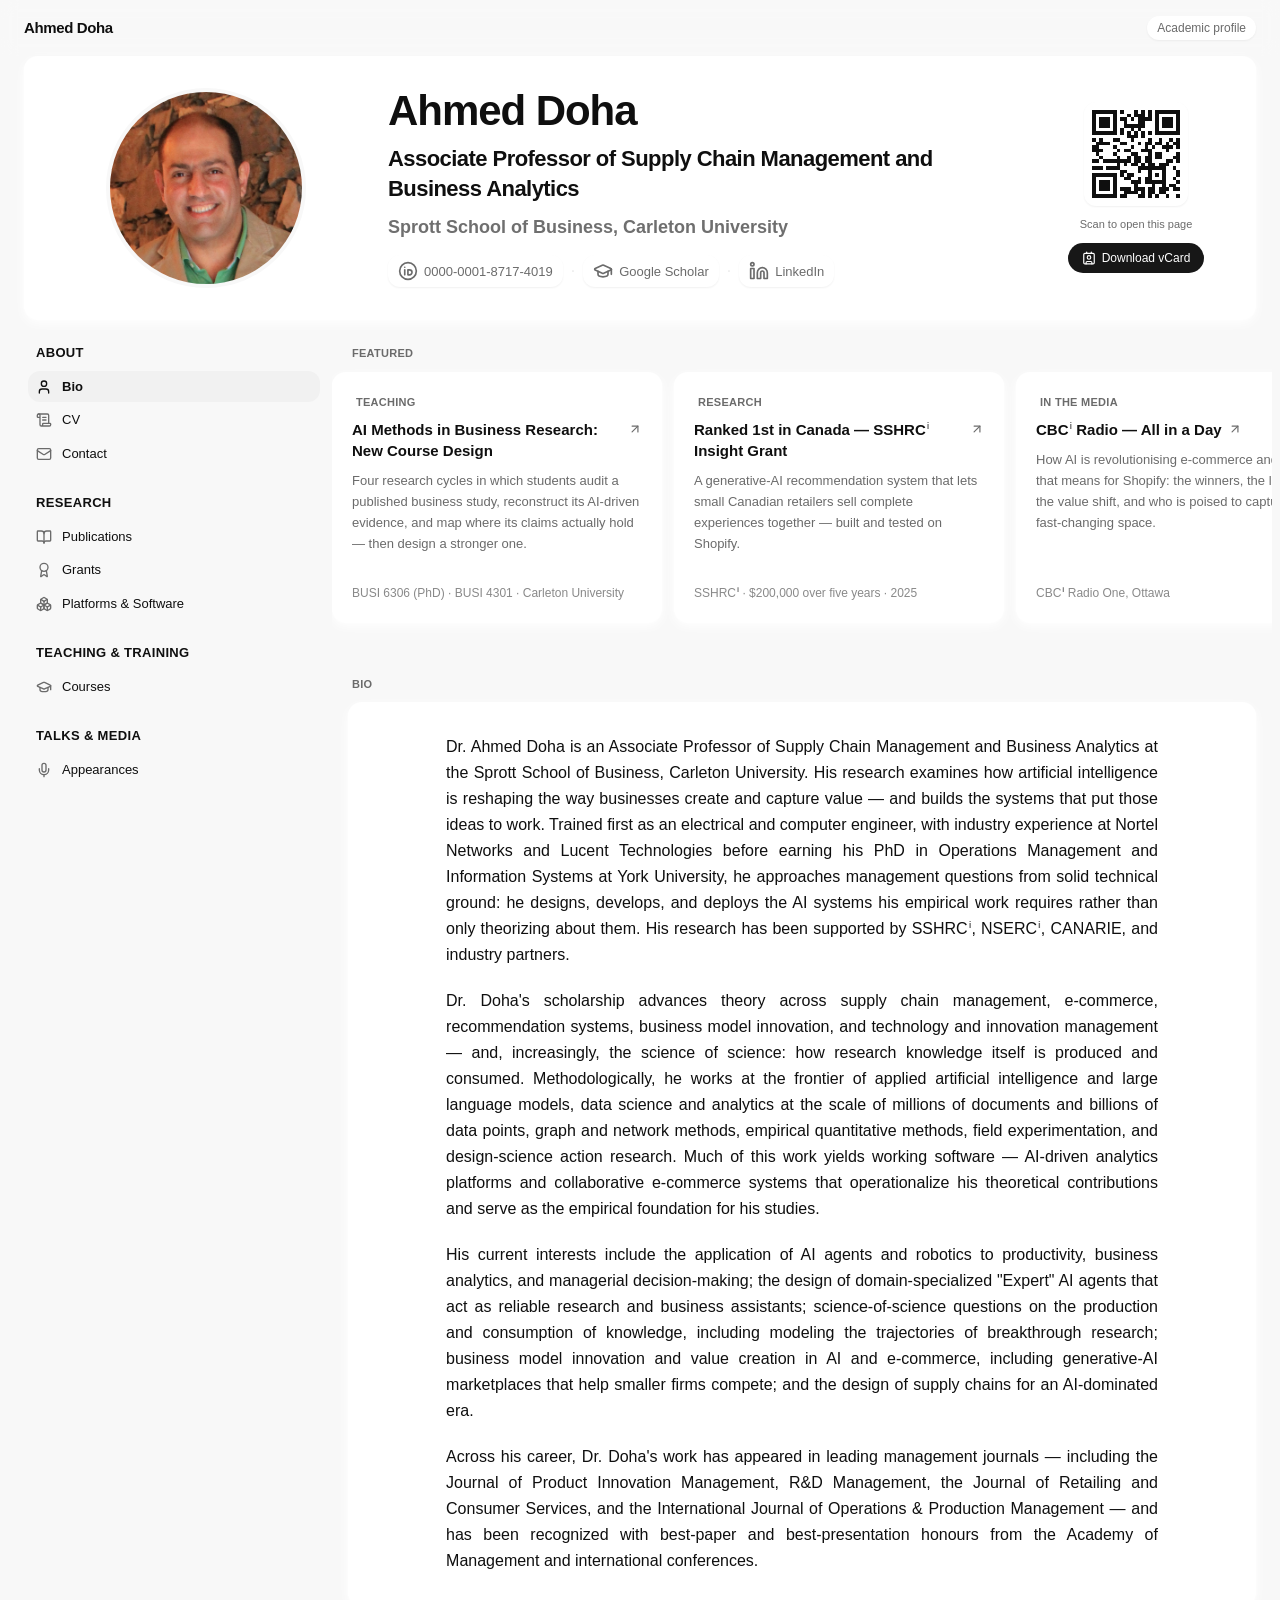
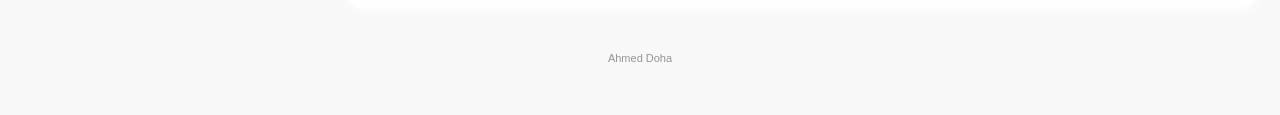
<file: index.html>
<!DOCTYPE html><!--Cp2f2MBy6jk0mxpxRLb6P--><html lang="en"><head><meta charSet="utf-8"/><meta name="viewport" content="width=device-width, initial-scale=1"/><link rel="preload" as="image" href="/ahmed-doha.jpeg"/><link rel="stylesheet" href="/_next/static/css/b3c506e0c1fad285.css" data-precedence="next"/><link rel="preload" as="script" fetchPriority="low" href="/_next/static/chunks/webpack-bb2b21928441c783.js"/><script src="/_next/static/chunks/3466f3f1-c96f853f58dc03ee.js" async=""></script><script src="/_next/static/chunks/706-3dfb81a28bb7178b.js" async=""></script><script src="/_next/static/chunks/main-app-8d9844284aa32f35.js" async=""></script><script src="/_next/static/chunks/522-d5afc0ad7329017b.js" async=""></script><script src="/_next/static/chunks/app/page-25784458a62703ab.js" async=""></script><title>Ahmed Doha</title><meta name="description" content="Ahmed Doha — Associate Professor of Supply Chain Management and Business Analytics, Sprott School of Business, Carleton University. Publications, research grants, and contact."/><script defer="" src="https://plausible.io/js/pa-hrSn4Qwof1GA8uA8lwDJr.js"></script><script>window.plausible=window.plausible||function(){(plausible.q=plausible.q||[]).push(arguments)},plausible.init=plausible.init||function(i){plausible.o=i||{}};plausible.init()</script><script src="/_next/static/chunks/polyfills-42372ed130431b0a.js" noModule=""></script></head><body><div hidden=""><!--$--><!--/$--></div><div class="mx-auto flex min-h-dvh max-w-shell flex-col"><header class="sticky top-0 z-40 flex h-14 shrink-0 items-center justify-between gap-4 bg-background/90 px-3 backdrop-blur supports-[backdrop-filter]:bg-background/75 md:px-6"><span class="text-[15px] font-semibold leading-7 tracking-tight text-foreground">Ahmed Doha</span><a href="https://sprott.carleton.ca/cu-people/ahmed-doha/" target="_blank" rel="noopener" class="rounded-full bg-card px-2.5 py-1 text-xs text-muted-foreground shadow-soft hover:text-foreground transition-all duration-150 hover:-translate-y-0.5 hover:shadow-lg hover:ring-2 hover:ring-foreground/15">Academic profile</a></header><div class="flex flex-1 flex-col gap-5 px-3 pb-10 md:px-6"><div class="rounded-lg bg-card text-card-foreground shadow-card relative px-6 py-8 sm:px-8"><div class="flex flex-col items-center gap-6 lg:flex-row lg:items-center lg:gap-8"><div class="flex shrink-0 justify-center lg:w-sidebar lg:min-w-sidebar"><img src="/ahmed-doha.jpeg" alt="Portrait of Ahmed Doha" class="size-40 rounded-full object-cover shadow-soft ring-4 ring-background sm:size-48"/></div><div class="flex min-w-0 flex-1 flex-col items-center text-center lg:items-start lg:text-left"><h1 class="text-3xl font-semibold tracking-tight sm:text-4xl lg:text-[42px] lg:leading-[1.1]">Ahmed Doha</h1><p class="mt-2.5 text-[19px] font-semibold leading-snug tracking-tight text-foreground sm:text-[22px]">Associate Professor of Supply Chain Management and Business Analytics</p><p class="mt-2.5 text-[17px] font-bold leading-snug text-foreground/60 sm:text-[18px]"><span class="whitespace-nowrap">Sprott School of Business<!-- -->,</span> <span class="whitespace-nowrap">Carleton University</span></p><div class="mt-4 flex flex-wrap items-center justify-center gap-x-2 gap-y-1 lg:justify-start"><a href="https://orcid.org/0000-0001-8717-4019" target="_blank" rel="noopener" class="inline-flex items-center gap-1.5 rounded-md bg-card px-2.5 py-1.5 text-[13px] text-muted-foreground shadow-soft hover:text-foreground transition-all duration-150 hover:-translate-y-0.5 hover:shadow-lg hover:ring-2 hover:ring-foreground/15"><svg viewBox="0 0 24 24" fill="none" stroke="currentColor" stroke-width="2" stroke-linecap="round" stroke-linejoin="round" class="size-5 shrink-0" aria-hidden="true"><circle cx="12" cy="12" r="10"></circle><path d="M8.1 10.6v6"></path><path d="M8.1 7.5v.01"></path><path d="M11.9 16.6v-6h1.9a3 3 0 0 1 0 6z"></path></svg>0000-0001-8717-4019</a><span aria-hidden="true" class="text-border">·</span><a href="https://scholar.google.com/citations?user=20mBq2IAAAAJ" target="_blank" rel="noopener" class="inline-flex items-center gap-1.5 rounded-md bg-card px-2.5 py-1.5 text-[13px] text-muted-foreground shadow-soft hover:text-foreground transition-all duration-150 hover:-translate-y-0.5 hover:shadow-lg hover:ring-2 hover:ring-foreground/15"><svg xmlns="http://www.w3.org/2000/svg" width="24" height="24" viewBox="0 0 24 24" fill="none" stroke="currentColor" stroke-width="2" stroke-linecap="round" stroke-linejoin="round" class="lucide lucide-graduation-cap size-5 shrink-0" aria-hidden="true"><path d="M21.42 10.922a1 1 0 0 0-.019-1.838L12.83 5.18a2 2 0 0 0-1.66 0L2.6 9.08a1 1 0 0 0 0 1.832l8.57 3.908a2 2 0 0 0 1.66 0z"></path><path d="M22 10v6"></path><path d="M6 12.5V16a6 3 0 0 0 12 0v-3.5"></path></svg>Google Scholar</a><span aria-hidden="true" class="text-border">·</span><a href="https://ca.linkedin.com/in/ahmeddoha" target="_blank" rel="noopener" class="inline-flex items-center gap-1.5 rounded-md bg-card px-2.5 py-1.5 text-[13px] text-muted-foreground shadow-soft hover:text-foreground transition-all duration-150 hover:-translate-y-0.5 hover:shadow-lg hover:ring-2 hover:ring-foreground/15"><svg xmlns="http://www.w3.org/2000/svg" width="24" height="24" viewBox="0 0 24 24" fill="none" stroke="currentColor" stroke-width="2" stroke-linecap="round" stroke-linejoin="round" class="lucide lucide-linkedin size-5 shrink-0" aria-hidden="true"><path d="M16 8a6 6 0 0 1 6 6v7h-4v-7a2 2 0 0 0-2-2 2 2 0 0 0-2 2v7h-4v-7a6 6 0 0 1 6-6z"></path><rect width="4" height="12" x="2" y="9"></rect><circle cx="4" cy="4" r="2"></circle></svg>LinkedIn</a></div></div><div class="flex w-44 shrink-0 flex-col items-center gap-2.5"><div aria-hidden="true" class="size-[104px] rounded-md bg-white p-2 shadow-soft [&amp;&gt;svg]:size-full"></div><span class="text-[11px] text-muted-foreground">Scan to open this page</span><button type="button" class="inline-flex items-center gap-1.5 rounded-full bg-primary px-3.5 py-1.5 text-[12px] font-medium text-primary-foreground transition-opacity hover:opacity-90"><svg xmlns="http://www.w3.org/2000/svg" width="24" height="24" viewBox="0 0 24 24" fill="none" stroke="currentColor" stroke-width="2" stroke-linecap="round" stroke-linejoin="round" class="lucide lucide-contact size-3.5" aria-hidden="true"><path d="M16 2v2"></path><path d="M7 22v-2a2 2 0 0 1 2-2h6a2 2 0 0 1 2 2v2"></path><path d="M8 2v2"></path><circle cx="12" cy="11" r="3"></circle><rect x="3" y="4" width="18" height="18" rx="2"></rect></svg>Download vCard</button></div></div></div><div class="sticky top-14 z-30 -mx-3 bg-background/90 px-3 py-2 backdrop-blur supports-[backdrop-filter]:bg-background/75 md:-mx-6 md:px-6 lg:hidden"><nav aria-label="Page sections" class="scroll-quiet -mx-1 flex gap-1.5 overflow-x-auto px-1 pb-1"><button type="button" aria-current="page" class="shrink-0 rounded-full px-3.5 py-1.5 text-[12.5px] font-medium transition-colors bg-primary text-primary-foreground">Bio</button><button type="button" class="shrink-0 rounded-full px-3.5 py-1.5 text-[12.5px] font-medium transition-colors bg-card text-muted-foreground shadow-soft hover:text-foreground">CV</button><button type="button" class="shrink-0 rounded-full px-3.5 py-1.5 text-[12.5px] font-medium transition-colors bg-card text-muted-foreground shadow-soft hover:text-foreground">Contact</button><button type="button" class="shrink-0 rounded-full px-3.5 py-1.5 text-[12.5px] font-medium transition-colors bg-card text-muted-foreground shadow-soft hover:text-foreground">Publications</button><button type="button" class="shrink-0 rounded-full px-3.5 py-1.5 text-[12.5px] font-medium transition-colors bg-card text-muted-foreground shadow-soft hover:text-foreground">Grants</button><button type="button" class="shrink-0 rounded-full px-3.5 py-1.5 text-[12.5px] font-medium transition-colors bg-card text-muted-foreground shadow-soft hover:text-foreground">Courses</button><button type="button" class="shrink-0 rounded-full px-3.5 py-1.5 text-[12.5px] font-medium transition-colors bg-card text-muted-foreground shadow-soft hover:text-foreground">Appearances</button><button type="button" class="shrink-0 rounded-full px-3.5 py-1.5 text-[12.5px] font-medium transition-colors bg-card text-muted-foreground shadow-soft hover:text-foreground">Platforms &amp; Software</button></nav></div><div class="flex flex-1 items-start gap-6"><aside aria-label="Sections" class="sticky top-[72px] hidden w-sidebar min-w-sidebar lg:block"><nav aria-label="Page sections" class="flex flex-col gap-6 px-1 py-1"><div><h2 class="px-2 pb-2 text-[13px] font-bold uppercase tracking-wide text-foreground">About</h2><ul class="flex flex-col gap-0.5"><li><button type="button" aria-current="page" class="flex w-full items-center gap-2.5 rounded-md px-2 py-1.5 text-left text-[13px] transition-colors hover:bg-accent bg-accent font-semibold"><svg xmlns="http://www.w3.org/2000/svg" width="24" height="24" viewBox="0 0 24 24" fill="none" stroke="currentColor" stroke-width="2" stroke-linecap="round" stroke-linejoin="round" class="lucide lucide-user size-4 shrink-0 text-foreground" aria-hidden="true"><path d="M19 21v-2a4 4 0 0 0-4-4H9a4 4 0 0 0-4 4v2"></path><circle cx="12" cy="7" r="4"></circle></svg><span class="min-w-0 flex-1 truncate">Bio</span></button></li><li><button type="button" class="flex w-full items-center gap-2.5 rounded-md px-2 py-1.5 text-left text-[13px] transition-colors hover:bg-accent"><svg xmlns="http://www.w3.org/2000/svg" width="24" height="24" viewBox="0 0 24 24" fill="none" stroke="currentColor" stroke-width="2" stroke-linecap="round" stroke-linejoin="round" class="lucide lucide-scroll-text size-4 shrink-0 text-muted-foreground" aria-hidden="true"><path d="M15 12h-5"></path><path d="M15 8h-5"></path><path d="M19 17V5a2 2 0 0 0-2-2H4"></path><path d="M8 21h12a2 2 0 0 0 2-2v-1a1 1 0 0 0-1-1H11a1 1 0 0 0-1 1v1a2 2 0 1 1-4 0V5a2 2 0 1 0-4 0v2a1 1 0 0 0 1 1h3"></path></svg><span class="min-w-0 flex-1 truncate">CV</span></button></li><li><button type="button" class="flex w-full items-center gap-2.5 rounded-md px-2 py-1.5 text-left text-[13px] transition-colors hover:bg-accent"><svg xmlns="http://www.w3.org/2000/svg" width="24" height="24" viewBox="0 0 24 24" fill="none" stroke="currentColor" stroke-width="2" stroke-linecap="round" stroke-linejoin="round" class="lucide lucide-mail size-4 shrink-0 text-muted-foreground" aria-hidden="true"><rect width="20" height="16" x="2" y="4" rx="2"></rect><path d="m22 7-8.97 5.7a1.94 1.94 0 0 1-2.06 0L2 7"></path></svg><span class="min-w-0 flex-1 truncate">Contact</span></button></li></ul></div><div><h2 class="px-2 pb-2 text-[13px] font-bold uppercase tracking-wide text-foreground">Research</h2><ul class="flex flex-col gap-0.5"><li><button type="button" class="flex w-full items-center gap-2.5 rounded-md px-2 py-1.5 text-left text-[13px] transition-colors hover:bg-accent"><svg xmlns="http://www.w3.org/2000/svg" width="24" height="24" viewBox="0 0 24 24" fill="none" stroke="currentColor" stroke-width="2" stroke-linecap="round" stroke-linejoin="round" class="lucide lucide-book-open size-4 shrink-0 text-muted-foreground" aria-hidden="true"><path d="M12 7v14"></path><path d="M3 18a1 1 0 0 1-1-1V4a1 1 0 0 1 1-1h5a4 4 0 0 1 4 4 4 4 0 0 1 4-4h5a1 1 0 0 1 1 1v13a1 1 0 0 1-1 1h-6a3 3 0 0 0-3 3 3 3 0 0 0-3-3z"></path></svg><span class="min-w-0 flex-1 truncate">Publications</span></button></li><li><button type="button" class="flex w-full items-center gap-2.5 rounded-md px-2 py-1.5 text-left text-[13px] transition-colors hover:bg-accent"><svg xmlns="http://www.w3.org/2000/svg" width="24" height="24" viewBox="0 0 24 24" fill="none" stroke="currentColor" stroke-width="2" stroke-linecap="round" stroke-linejoin="round" class="lucide lucide-award size-4 shrink-0 text-muted-foreground" aria-hidden="true"><path d="m15.477 12.89 1.515 8.526a.5.5 0 0 1-.81.47l-3.58-2.687a1 1 0 0 0-1.197 0l-3.586 2.686a.5.5 0 0 1-.81-.469l1.514-8.526"></path><circle cx="12" cy="8" r="6"></circle></svg><span class="min-w-0 flex-1 truncate">Grants</span></button></li><li><button type="button" class="flex w-full items-center gap-2.5 rounded-md px-2 py-1.5 text-left text-[13px] transition-colors hover:bg-accent"><svg xmlns="http://www.w3.org/2000/svg" width="24" height="24" viewBox="0 0 24 24" fill="none" stroke="currentColor" stroke-width="2" stroke-linecap="round" stroke-linejoin="round" class="lucide lucide-boxes size-4 shrink-0 text-muted-foreground" aria-hidden="true"><path d="M2.97 12.92A2 2 0 0 0 2 14.63v3.24a2 2 0 0 0 .97 1.71l3 1.8a2 2 0 0 0 2.06 0L12 19v-5.5l-5-3-4.03 2.42Z"></path><path d="m7 16.5-4.74-2.85"></path><path d="m7 16.5 5-3"></path><path d="M7 16.5v5.17"></path><path d="M12 13.5V19l3.97 2.38a2 2 0 0 0 2.06 0l3-1.8a2 2 0 0 0 .97-1.71v-3.24a2 2 0 0 0-.97-1.71L17 10.5l-5 3Z"></path><path d="m17 16.5-5-3"></path><path d="m17 16.5 4.74-2.85"></path><path d="M17 16.5v5.17"></path><path d="M7.97 4.42A2 2 0 0 0 7 6.13v4.37l5 3 5-3V6.13a2 2 0 0 0-.97-1.71l-3-1.8a2 2 0 0 0-2.06 0l-3 1.8Z"></path><path d="M12 8 7.26 5.15"></path><path d="m12 8 4.74-2.85"></path><path d="M12 13.5V8"></path></svg><span class="min-w-0 flex-1 truncate">Platforms &amp; Software</span></button></li></ul></div><div><h2 class="px-2 pb-2 text-[13px] font-bold uppercase tracking-wide text-foreground">Teaching &amp; Training</h2><ul class="flex flex-col gap-0.5"><li><button type="button" class="flex w-full items-center gap-2.5 rounded-md px-2 py-1.5 text-left text-[13px] transition-colors hover:bg-accent"><svg xmlns="http://www.w3.org/2000/svg" width="24" height="24" viewBox="0 0 24 24" fill="none" stroke="currentColor" stroke-width="2" stroke-linecap="round" stroke-linejoin="round" class="lucide lucide-graduation-cap size-4 shrink-0 text-muted-foreground" aria-hidden="true"><path d="M21.42 10.922a1 1 0 0 0-.019-1.838L12.83 5.18a2 2 0 0 0-1.66 0L2.6 9.08a1 1 0 0 0 0 1.832l8.57 3.908a2 2 0 0 0 1.66 0z"></path><path d="M22 10v6"></path><path d="M6 12.5V16a6 3 0 0 0 12 0v-3.5"></path></svg><span class="min-w-0 flex-1 truncate">Courses</span></button></li></ul></div><div><h2 class="px-2 pb-2 text-[13px] font-bold uppercase tracking-wide text-foreground">Talks &amp; Media</h2><ul class="flex flex-col gap-0.5"><li><button type="button" class="flex w-full items-center gap-2.5 rounded-md px-2 py-1.5 text-left text-[13px] transition-colors hover:bg-accent"><svg xmlns="http://www.w3.org/2000/svg" width="24" height="24" viewBox="0 0 24 24" fill="none" stroke="currentColor" stroke-width="2" stroke-linecap="round" stroke-linejoin="round" class="lucide lucide-mic size-4 shrink-0 text-muted-foreground" aria-hidden="true"><path d="M12 2a3 3 0 0 0-3 3v7a3 3 0 0 0 6 0V5a3 3 0 0 0-3-3Z"></path><path d="M19 10v2a7 7 0 0 1-14 0v-2"></path><line x1="12" x2="12" y1="19" y2="22"></line></svg><span class="min-w-0 flex-1 truncate">Appearances</span></button></li></ul></div></nav></aside><main class="min-w-0 flex-1 scroll-mt-4 pt-1"><div class="flex flex-col gap-8"><section aria-label="Featured"><div class="px-1 pb-2.5 pt-0.5 text-[11px] font-semibold uppercase tracking-wide text-muted-foreground">Featured</div><div tabindex="0" class="scroll-quiet -mx-4 -mt-4 flex snap-x snap-mandatory gap-3 overflow-x-auto px-4 pb-5 pt-4"><a href="/courses/ai-methods-in-business-research/" target="_blank" rel="noopener" class="rounded-lg bg-card text-card-foreground shadow-card flex h-[250px] w-[300px] shrink-0 snap-start flex-col p-5 sm:w-[330px] group/card transition-all duration-150 hover:-translate-y-0.5 hover:shadow-lg hover:ring-2 hover:ring-foreground/15"><div class="px-1 pb-2.5 pt-0.5 text-[11px] font-semibold uppercase tracking-wide text-muted-foreground px-0 pb-1.5 pt-0">Teaching</div><h3 class="flex items-start gap-1.5 text-[15px] font-semibold leading-snug"><span class="min-w-0">AI Methods in Business Research: New Course Design</span><svg xmlns="http://www.w3.org/2000/svg" width="24" height="24" viewBox="0 0 24 24" fill="none" stroke="currentColor" stroke-width="2" stroke-linecap="round" stroke-linejoin="round" class="lucide lucide-arrow-up-right mt-0.5 size-3.5 shrink-0 text-muted-foreground" aria-hidden="true"><path d="M7 7h10v10"></path><path d="M7 17 17 7"></path></svg></h3><p class="mt-2 line-clamp-4 text-[13px] leading-relaxed text-muted-foreground">Four research cycles in which students audit a published business study, reconstruct its AI-driven evidence, and map where its claims actually hold — then design a stronger one.</p><div class="mt-auto pt-3"><p class="text-[12px] text-muted-foreground/80">BUSI 6306 (PhD) · BUSI 4301 · Carleton University</p></div></a><a href="https://sprott.carleton.ca/2026/empowering-canadian-smes-to-compete-with-e-commerce-giants/" target="_blank" rel="noopener" class="rounded-lg bg-card text-card-foreground shadow-card flex h-[250px] w-[300px] shrink-0 snap-start flex-col p-5 sm:w-[330px] group/card transition-all duration-150 hover:-translate-y-0.5 hover:shadow-lg hover:ring-2 hover:ring-foreground/15"><div class="px-1 pb-2.5 pt-0.5 text-[11px] font-semibold uppercase tracking-wide text-muted-foreground px-0 pb-1.5 pt-0">Research</div><h3 class="flex items-start gap-1.5 text-[15px] font-semibold leading-snug"><span class="min-w-0">Ranked 1st in Canada — <span class="whitespace-nowrap">SSHRC<button type="button" aria-label="SSHRC stands for Social Sciences and Humanities Research Council of Canada" class="ml-px cursor-help align-super text-[0.62em] font-semibold leading-none text-muted-foreground transition-colors hover:text-foreground">i</button></span> Insight Grant</span><svg xmlns="http://www.w3.org/2000/svg" width="24" height="24" viewBox="0 0 24 24" fill="none" stroke="currentColor" stroke-width="2" stroke-linecap="round" stroke-linejoin="round" class="lucide lucide-arrow-up-right mt-0.5 size-3.5 shrink-0 text-muted-foreground" aria-hidden="true"><path d="M7 7h10v10"></path><path d="M7 17 17 7"></path></svg></h3><p class="mt-2 line-clamp-4 text-[13px] leading-relaxed text-muted-foreground">A generative-AI recommendation system that lets small Canadian retailers sell complete experiences together — built and tested on Shopify.</p><div class="mt-auto pt-3"><p class="text-[12px] text-muted-foreground/80"><span class="whitespace-nowrap">SSHRC<button type="button" aria-label="SSHRC stands for Social Sciences and Humanities Research Council of Canada" class="ml-px cursor-help align-super text-[0.62em] font-semibold leading-none text-muted-foreground transition-colors hover:text-foreground">i</button></span> · $200,000 over five years · 2025</p></div></a><a href="https://www.cbc.ca/listen/live-radio/1-92-all-in-a-day" target="_blank" rel="noopener" class="rounded-lg bg-card text-card-foreground shadow-card flex h-[250px] w-[300px] shrink-0 snap-start flex-col p-5 sm:w-[330px] group/card transition-all duration-150 hover:-translate-y-0.5 hover:shadow-lg hover:ring-2 hover:ring-foreground/15"><div class="px-1 pb-2.5 pt-0.5 text-[11px] font-semibold uppercase tracking-wide text-muted-foreground px-0 pb-1.5 pt-0">In the media</div><h3 class="flex items-start gap-1.5 text-[15px] font-semibold leading-snug"><span class="min-w-0"><span class="whitespace-nowrap">CBC<button type="button" aria-label="CBC stands for Canadian Broadcasting Corporation" class="ml-px cursor-help align-super text-[0.62em] font-semibold leading-none text-muted-foreground transition-colors hover:text-foreground">i</button></span> Radio — All in a Day</span><svg xmlns="http://www.w3.org/2000/svg" width="24" height="24" viewBox="0 0 24 24" fill="none" stroke="currentColor" stroke-width="2" stroke-linecap="round" stroke-linejoin="round" class="lucide lucide-arrow-up-right mt-0.5 size-3.5 shrink-0 text-muted-foreground" aria-hidden="true"><path d="M7 7h10v10"></path><path d="M7 17 17 7"></path></svg></h3><p class="mt-2 line-clamp-4 text-[13px] leading-relaxed text-muted-foreground">How AI is revolutionising e-commerce and what that means for Shopify: the winners, the losers, the value shift, and who is poised to capture it in a fast-changing space.</p><div class="mt-auto pt-3"><p class="text-[12px] text-muted-foreground/80"><span class="whitespace-nowrap">CBC<button type="button" aria-label="CBC stands for Canadian Broadcasting Corporation" class="ml-px cursor-help align-super text-[0.62em] font-semibold leading-none text-muted-foreground transition-colors hover:text-foreground">i</button></span> Radio One, Ottawa</p></div></a><div class="rounded-lg bg-card text-card-foreground shadow-card flex h-[250px] w-[300px] shrink-0 snap-start flex-col p-5 sm:w-[330px]"><div class="px-1 pb-2.5 pt-0.5 text-[11px] font-semibold uppercase tracking-wide text-muted-foreground px-0 pb-1.5 pt-0">Award</div><h3 class="flex items-start gap-1.5 text-[15px] font-semibold leading-snug"><span class="min-w-0">Best Presentation Award, ACM ICSIE</span></h3><p class="mt-2 line-clamp-4 text-[13px] leading-relaxed text-muted-foreground">For &quot;Domain-Specific Knowledge Graphs&quot; — the case, and the working system, for treating a research literature as a navigable map rather than a search box.</p><div class="mt-auto pt-3"><p class="text-[12px] text-muted-foreground/80">ACM Int. Conference on Software and Information Engineering · 2020</p></div></div><a href="https://obj.ca/carleton-ai-platform-smes-compete-amazon-retail-behemoths/" target="_blank" rel="noopener" class="rounded-lg bg-card text-card-foreground shadow-card flex h-[250px] w-[300px] shrink-0 snap-start flex-col p-5 sm:w-[330px] group/card transition-all duration-150 hover:-translate-y-0.5 hover:shadow-lg hover:ring-2 hover:ring-foreground/15"><div class="px-1 pb-2.5 pt-0.5 text-[11px] font-semibold uppercase tracking-wide text-muted-foreground px-0 pb-1.5 pt-0">In the media</div><h3 class="flex items-start gap-1.5 text-[15px] font-semibold leading-snug"><span class="min-w-0">Ottawa Business Journal — AI to help SMEs compete with Amazon</span><svg xmlns="http://www.w3.org/2000/svg" width="24" height="24" viewBox="0 0 24 24" fill="none" stroke="currentColor" stroke-width="2" stroke-linecap="round" stroke-linejoin="round" class="lucide lucide-arrow-up-right mt-0.5 size-3.5 shrink-0 text-muted-foreground" aria-hidden="true"><path d="M7 7h10v10"></path><path d="M7 17 17 7"></path></svg></h3><p class="mt-2 line-clamp-4 text-[13px] leading-relaxed text-muted-foreground">&quot;Small businesses struggle to reach customers, so they sell on giant marketplaces like Amazon.&quot; The plan: turn them into a network of collaborators.</p><div class="mt-auto pt-3"><p class="text-[12px] text-muted-foreground/80">Ottawa Business Journal · Mia Jensen · 2 July 2026</p></div></a><a href="https://sprott.carleton.ca/2023/ahmed-doha-and-jinsun-bae-receive-sshrc-explore-bridge-grants/" target="_blank" rel="noopener" class="rounded-lg bg-card text-card-foreground shadow-card flex h-[250px] w-[300px] shrink-0 snap-start flex-col p-5 sm:w-[330px] group/card transition-all duration-150 hover:-translate-y-0.5 hover:shadow-lg hover:ring-2 hover:ring-foreground/15"><div class="px-1 pb-2.5 pt-0.5 text-[11px] font-semibold uppercase tracking-wide text-muted-foreground px-0 pb-1.5 pt-0">Grant</div><h3 class="flex items-start gap-1.5 text-[15px] font-semibold leading-snug"><span class="min-w-0"><span class="whitespace-nowrap">SSHRC<button type="button" aria-label="SSHRC stands for Social Sciences and Humanities Research Council of Canada" class="ml-px cursor-help align-super text-[0.62em] font-semibold leading-none text-muted-foreground transition-colors hover:text-foreground">i</button></span> Explore grant — The Pursuit of Breakthroughs</span><svg xmlns="http://www.w3.org/2000/svg" width="24" height="24" viewBox="0 0 24 24" fill="none" stroke="currentColor" stroke-width="2" stroke-linecap="round" stroke-linejoin="round" class="lucide lucide-arrow-up-right mt-0.5 size-3.5 shrink-0 text-muted-foreground" aria-hidden="true"><path d="M7 7h10v10"></path><path d="M7 17 17 7"></path></svg></h3><p class="mt-2 line-clamp-4 text-[13px] leading-relaxed text-muted-foreground">Maps the management literature as a space researchers travel through, then traces the trajectories that lead to breakthrough work.</p><div class="mt-auto pt-3"><p class="text-[12px] text-muted-foreground/80"><span class="whitespace-nowrap">SSHRC<button type="button" aria-label="SSHRC stands for Social Sciences and Humanities Research Council of Canada" class="ml-px cursor-help align-super text-[0.62em] font-semibold leading-none text-muted-foreground transition-colors hover:text-foreground">i</button></span> Explore/Bridge · $10,000 · 2022–2023</p></div></a><div class="rounded-lg bg-card text-card-foreground shadow-card flex h-[250px] w-[300px] shrink-0 snap-start flex-col p-5 sm:w-[330px]"><div class="px-1 pb-2.5 pt-0.5 text-[11px] font-semibold uppercase tracking-wide text-muted-foreground px-0 pb-1.5 pt-0">Grant</div><h3 class="flex items-start gap-1.5 text-[15px] font-semibold leading-snug"><span class="min-w-0">DeepGraph — an AI knowledge map of the management literature</span></h3><p class="mt-2 line-clamp-4 text-[13px] leading-relaxed text-muted-foreground">The first knowledge map of business and management research: the ideas, hypotheses and results inside a million papers, and a tool that suggests new questions.</p><div class="mt-auto pt-3"><p class="text-[12px] text-muted-foreground/80"><span class="whitespace-nowrap">SSHRC<button type="button" aria-label="SSHRC stands for Social Sciences and Humanities Research Council of Canada" class="ml-px cursor-help align-super text-[0.62em] font-semibold leading-none text-muted-foreground transition-colors hover:text-foreground">i</button></span> Insight Development Grant · $58,000 · 2020–2023</p></div></div></div></section><section aria-label="Biography"><div class="px-1 pb-2.5 pt-0.5 text-[11px] font-semibold uppercase tracking-wide text-muted-foreground">Bio</div><div class="rounded-lg bg-card text-card-foreground shadow-card p-6 sm:p-8"><div class="mx-auto flex max-w-[80ch] flex-col gap-5 hyphens-auto text-[16px] leading-relaxed [text-align:justify]"><p>Dr. Ahmed Doha is an Associate Professor of Supply Chain Management and Business Analytics at the Sprott School of Business, Carleton University. His research examines how artificial intelligence is reshaping the way businesses create and capture value — and builds the systems that put those ideas to work. Trained first as an electrical and computer engineer, with industry experience at Nortel Networks and Lucent Technologies before earning his PhD in Operations Management and Information Systems at York University, he approaches management questions from solid technical ground: he designs, develops, and deploys the AI systems his empirical work requires rather than only theorizing about them. His research has been supported by <span class="whitespace-nowrap">SSHRC<button type="button" aria-label="SSHRC stands for Social Sciences and Humanities Research Council of Canada" class="ml-px cursor-help align-super text-[0.62em] font-semibold leading-none text-muted-foreground transition-colors hover:text-foreground">i</button></span>, <span class="whitespace-nowrap">NSERC<button type="button" aria-label="NSERC stands for Natural Sciences and Engineering Research Council of Canada" class="ml-px cursor-help align-super text-[0.62em] font-semibold leading-none text-muted-foreground transition-colors hover:text-foreground">i</button></span>, CANARIE, and industry partners.</p><p>Dr. Doha&#x27;s scholarship advances theory across supply chain management, e-commerce, recommendation systems, business model innovation, and technology and innovation management — and, increasingly, the science of science: how research knowledge itself is produced and consumed. Methodologically, he works at the frontier of applied artificial intelligence and large language models, data science and analytics at the scale of millions of documents and billions of data points, graph and network methods, empirical quantitative methods, field experimentation, and design-science action research. Much of this work yields working software — AI-driven analytics platforms and collaborative e-commerce systems that operationalize his theoretical contributions and serve as the empirical foundation for his studies.</p><p>His current interests include the application of AI agents and robotics to productivity, business analytics, and managerial decision-making; the design of domain-specialized &quot;Expert&quot; AI agents that act as reliable research and business assistants; science-of-science questions on the production and consumption of knowledge, including modeling the trajectories of breakthrough research; business model innovation and value creation in AI and e-commerce, including generative-AI marketplaces that help smaller firms compete; and the design of supply chains for an AI-dominated era.</p><p>Across his career, Dr. Doha&#x27;s work has appeared in leading management journals — including the Journal of Product Innovation Management, R&amp;D Management, the Journal of Retailing and Consumer Services, and the International Journal of Operations &amp; Production Management — and has been recognized with best-paper and best-presentation honours from the Academy of Management and international conferences.</p></div></div></section></div></main></div><footer class="pb-2 pt-6 text-center text-[11px] text-muted-foreground/70">Ahmed Doha</footer></div></div><!--$--><!--/$--><script src="/_next/static/chunks/webpack-bb2b21928441c783.js" id="_R_" async=""></script><script>(self.__next_f=self.__next_f||[]).push([0])</script><script>self.__next_f.push([1,"1:\"$Sreact.fragment\"\n2:I[8573,[],\"\"]\n3:I[457,[],\"\"]\n4:I[4392,[\"522\",\"static/chunks/522-d5afc0ad7329017b.js\",\"974\",\"static/chunks/app/page-25784458a62703ab.js\"],\"ResearcherPage\"]\n5:I[5616,[],\"OutletBoundary\"]\n7:I[2729,[],\"AsyncMetadataOutlet\"]\n9:I[5616,[],\"ViewportBoundary\"]\nb:I[5616,[],\"MetadataBoundary\"]\nc:\"$Sreact.suspense\"\ne:I[8255,[],\"\"]\n:HL[\"/_next/static/css/b3c506e0c1fad285.css\",\"style\"]\n"])</script><script>self.__next_f.push([1,"0:{\"P\":null,\"b\":\"Cp2f2MBy6jk0mxpxRLb6P\",\"p\":\"\",\"c\":[\"\",\"\"],\"i\":false,\"f\":[[[\"\",{\"children\":[\"__PAGE__\",{}]},\"$undefined\",\"$undefined\",true],[\"\",[\"$\",\"$1\",\"c\",{\"children\":[[[\"$\",\"link\",\"0\",{\"rel\":\"stylesheet\",\"href\":\"/_next/static/css/b3c506e0c1fad285.css\",\"precedence\":\"next\",\"crossOrigin\":\"$undefined\",\"nonce\":\"$undefined\"}]],[\"$\",\"html\",null,{\"lang\":\"en\",\"children\":[[\"$\",\"head\",null,{\"children\":[[\"$\",\"script\",null,{\"defer\":true,\"src\":\"https://plausible.io/js/pa-hrSn4Qwof1GA8uA8lwDJr.js\"}],[\"$\",\"script\",null,{\"dangerouslySetInnerHTML\":{\"__html\":\"window.plausible=window.plausible||function(){(plausible.q=plausible.q||[]).push(arguments)},plausible.init=plausible.init||function(i){plausible.o=i||{}};plausible.init()\"}}]]}],[\"$\",\"body\",null,{\"children\":[\"$\",\"$L2\",null,{\"parallelRouterKey\":\"children\",\"error\":\"$undefined\",\"errorStyles\":\"$undefined\",\"errorScripts\":\"$undefined\",\"template\":[\"$\",\"$L3\",null,{}],\"templateStyles\":\"$undefined\",\"templateScripts\":\"$undefined\",\"notFound\":[[[\"$\",\"title\",null,{\"children\":\"404: This page could not be found.\"}],[\"$\",\"div\",null,{\"style\":{\"fontFamily\":\"system-ui,\\\"Segoe UI\\\",Roboto,Helvetica,Arial,sans-serif,\\\"Apple Color Emoji\\\",\\\"Segoe UI Emoji\\\"\",\"height\":\"100vh\",\"textAlign\":\"center\",\"display\":\"flex\",\"flexDirection\":\"column\",\"alignItems\":\"center\",\"justifyContent\":\"center\"},\"children\":[\"$\",\"div\",null,{\"children\":[[\"$\",\"style\",null,{\"dangerouslySetInnerHTML\":{\"__html\":\"body{color:#000;background:#fff;margin:0}.next-error-h1{border-right:1px solid rgba(0,0,0,.3)}@media (prefers-color-scheme:dark){body{color:#fff;background:#000}.next-error-h1{border-right:1px solid rgba(255,255,255,.3)}}\"}}],[\"$\",\"h1\",null,{\"className\":\"next-error-h1\",\"style\":{\"display\":\"inline-block\",\"margin\":\"0 20px 0 0\",\"padding\":\"0 23px 0 0\",\"fontSize\":24,\"fontWeight\":500,\"verticalAlign\":\"top\",\"lineHeight\":\"49px\"},\"children\":404}],[\"$\",\"div\",null,{\"style\":{\"display\":\"inline-block\"},\"children\":[\"$\",\"h2\",null,{\"style\":{\"fontSize\":14,\"fontWeight\":400,\"lineHeight\":\"49px\",\"margin\":0},\"children\":\"This page could not be found.\"}]}]]}]}]],[]],\"forbidden\":\"$undefined\",\"unauthorized\":\"$undefined\"}]}]]}]]}],{\"children\":[\"__PAGE__\",[\"$\",\"$1\",\"c\",{\"children\":[[\"$\",\"$L4\",null,{}],null,[\"$\",\"$L5\",null,{\"children\":[\"$L6\",[\"$\",\"$L7\",null,{\"promise\":\"$@8\"}]]}]]}],{},null,false]},null,false],[\"$\",\"$1\",\"h\",{\"children\":[null,[[\"$\",\"$L9\",null,{\"children\":\"$La\"}],null],[\"$\",\"$Lb\",null,{\"children\":[\"$\",\"div\",null,{\"hidden\":true,\"children\":[\"$\",\"$c\",null,{\"fallback\":null,\"children\":\"$Ld\"}]}]}]]}],false]],\"m\":\"$undefined\",\"G\":[\"$e\",[]],\"s\":false,\"S\":true}\n"])</script><script>self.__next_f.push([1,"a:[[\"$\",\"meta\",\"0\",{\"charSet\":\"utf-8\"}],[\"$\",\"meta\",\"1\",{\"name\":\"viewport\",\"content\":\"width=device-width, initial-scale=1\"}]]\n6:null\n"])</script><script>self.__next_f.push([1,"8:{\"metadata\":[[\"$\",\"title\",\"0\",{\"children\":\"Ahmed Doha\"}],[\"$\",\"meta\",\"1\",{\"name\":\"description\",\"content\":\"Ahmed Doha — Associate Professor of Supply Chain Management and Business Analytics, Sprott School of Business, Carleton University. Publications, research grants, and contact.\"}]],\"error\":null,\"digest\":\"$undefined\"}\n"])</script><script>self.__next_f.push([1,"d:\"$8:metadata\"\n"])</script></body></html>
</file>
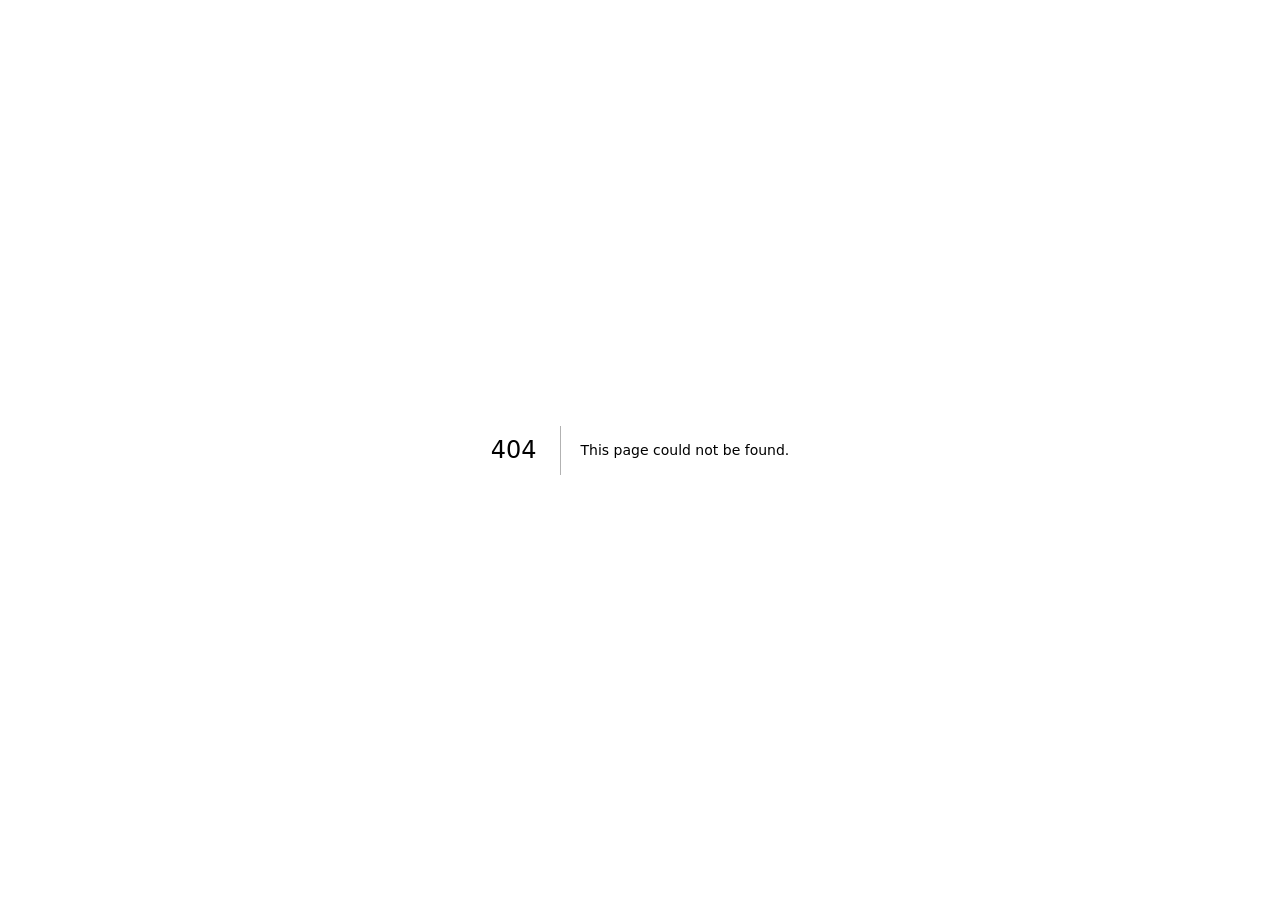
<file: 404/index.html>
<!DOCTYPE html><!--Cp2f2MBy6jk0mxpxRLb6P--><html lang="en"><head><meta charSet="utf-8"/><meta name="viewport" content="width=device-width, initial-scale=1"/><link rel="stylesheet" href="/_next/static/css/b3c506e0c1fad285.css" data-precedence="next"/><link rel="preload" as="script" fetchPriority="low" href="/_next/static/chunks/webpack-bb2b21928441c783.js"/><script src="/_next/static/chunks/3466f3f1-c96f853f58dc03ee.js" async=""></script><script src="/_next/static/chunks/706-3dfb81a28bb7178b.js" async=""></script><script src="/_next/static/chunks/main-app-8d9844284aa32f35.js" async=""></script><meta name="robots" content="noindex"/><title>404: This page could not be found.</title><title>Ahmed Doha</title><meta name="description" content="Ahmed Doha — Associate Professor of Supply Chain Management and Business Analytics, Sprott School of Business, Carleton University. Publications, research grants, and contact."/><script defer="" src="https://plausible.io/js/pa-hrSn4Qwof1GA8uA8lwDJr.js"></script><script>window.plausible=window.plausible||function(){(plausible.q=plausible.q||[]).push(arguments)},plausible.init=plausible.init||function(i){plausible.o=i||{}};plausible.init()</script><script src="/_next/static/chunks/polyfills-42372ed130431b0a.js" noModule=""></script></head><body><div hidden=""><!--$--><!--/$--></div><div style="font-family:system-ui,&quot;Segoe UI&quot;,Roboto,Helvetica,Arial,sans-serif,&quot;Apple Color Emoji&quot;,&quot;Segoe UI Emoji&quot;;height:100vh;text-align:center;display:flex;flex-direction:column;align-items:center;justify-content:center"><div><style>body{color:#000;background:#fff;margin:0}.next-error-h1{border-right:1px solid rgba(0,0,0,.3)}@media (prefers-color-scheme:dark){body{color:#fff;background:#000}.next-error-h1{border-right:1px solid rgba(255,255,255,.3)}}</style><h1 class="next-error-h1" style="display:inline-block;margin:0 20px 0 0;padding:0 23px 0 0;font-size:24px;font-weight:500;vertical-align:top;line-height:49px">404</h1><div style="display:inline-block"><h2 style="font-size:14px;font-weight:400;line-height:49px;margin:0">This page could not be found.</h2></div></div></div><!--$--><!--/$--><script src="/_next/static/chunks/webpack-bb2b21928441c783.js" id="_R_" async=""></script><script>(self.__next_f=self.__next_f||[]).push([0])</script><script>self.__next_f.push([1,"1:\"$Sreact.fragment\"\n2:I[8573,[],\"\"]\n3:I[457,[],\"\"]\n4:I[5616,[],\"OutletBoundary\"]\n6:I[2729,[],\"AsyncMetadataOutlet\"]\n8:I[5616,[],\"ViewportBoundary\"]\na:I[5616,[],\"MetadataBoundary\"]\nb:\"$Sreact.suspense\"\nd:I[8255,[],\"\"]\n:HL[\"/_next/static/css/b3c506e0c1fad285.css\",\"style\"]\n"])</script><script>self.__next_f.push([1,"0:{\"P\":null,\"b\":\"Cp2f2MBy6jk0mxpxRLb6P\",\"p\":\"\",\"c\":[\"\",\"_not-found\",\"\"],\"i\":false,\"f\":[[[\"\",{\"children\":[\"/_not-found\",{\"children\":[\"__PAGE__\",{}]}]},\"$undefined\",\"$undefined\",true],[\"\",[\"$\",\"$1\",\"c\",{\"children\":[[[\"$\",\"link\",\"0\",{\"rel\":\"stylesheet\",\"href\":\"/_next/static/css/b3c506e0c1fad285.css\",\"precedence\":\"next\",\"crossOrigin\":\"$undefined\",\"nonce\":\"$undefined\"}]],[\"$\",\"html\",null,{\"lang\":\"en\",\"children\":[[\"$\",\"head\",null,{\"children\":[[\"$\",\"script\",null,{\"defer\":true,\"src\":\"https://plausible.io/js/pa-hrSn4Qwof1GA8uA8lwDJr.js\"}],[\"$\",\"script\",null,{\"dangerouslySetInnerHTML\":{\"__html\":\"window.plausible=window.plausible||function(){(plausible.q=plausible.q||[]).push(arguments)},plausible.init=plausible.init||function(i){plausible.o=i||{}};plausible.init()\"}}]]}],[\"$\",\"body\",null,{\"children\":[\"$\",\"$L2\",null,{\"parallelRouterKey\":\"children\",\"error\":\"$undefined\",\"errorStyles\":\"$undefined\",\"errorScripts\":\"$undefined\",\"template\":[\"$\",\"$L3\",null,{}],\"templateStyles\":\"$undefined\",\"templateScripts\":\"$undefined\",\"notFound\":\"$undefined\",\"forbidden\":\"$undefined\",\"unauthorized\":\"$undefined\"}]}]]}]]}],{\"children\":[\"/_not-found\",[\"$\",\"$1\",\"c\",{\"children\":[null,[\"$\",\"$L2\",null,{\"parallelRouterKey\":\"children\",\"error\":\"$undefined\",\"errorStyles\":\"$undefined\",\"errorScripts\":\"$undefined\",\"template\":[\"$\",\"$L3\",null,{}],\"templateStyles\":\"$undefined\",\"templateScripts\":\"$undefined\",\"notFound\":\"$undefined\",\"forbidden\":\"$undefined\",\"unauthorized\":\"$undefined\"}]]}],{\"children\":[\"__PAGE__\",[\"$\",\"$1\",\"c\",{\"children\":[[[\"$\",\"title\",null,{\"children\":\"404: This page could not be found.\"}],[\"$\",\"div\",null,{\"style\":{\"fontFamily\":\"system-ui,\\\"Segoe UI\\\",Roboto,Helvetica,Arial,sans-serif,\\\"Apple Color Emoji\\\",\\\"Segoe UI Emoji\\\"\",\"height\":\"100vh\",\"textAlign\":\"center\",\"display\":\"flex\",\"flexDirection\":\"column\",\"alignItems\":\"center\",\"justifyContent\":\"center\"},\"children\":[\"$\",\"div\",null,{\"children\":[[\"$\",\"style\",null,{\"dangerouslySetInnerHTML\":{\"__html\":\"body{color:#000;background:#fff;margin:0}.next-error-h1{border-right:1px solid rgba(0,0,0,.3)}@media (prefers-color-scheme:dark){body{color:#fff;background:#000}.next-error-h1{border-right:1px solid rgba(255,255,255,.3)}}\"}}],[\"$\",\"h1\",null,{\"className\":\"next-error-h1\",\"style\":{\"display\":\"inline-block\",\"margin\":\"0 20px 0 0\",\"padding\":\"0 23px 0 0\",\"fontSize\":24,\"fontWeight\":500,\"verticalAlign\":\"top\",\"lineHeight\":\"49px\"},\"children\":404}],[\"$\",\"div\",null,{\"style\":{\"display\":\"inline-block\"},\"children\":[\"$\",\"h2\",null,{\"style\":{\"fontSize\":14,\"fontWeight\":400,\"lineHeight\":\"49px\",\"margin\":0},\"children\":\"This page could not be found.\"}]}]]}]}]],null,[\"$\",\"$L4\",null,{\"children\":[\"$L5\",[\"$\",\"$L6\",null,{\"promise\":\"$@7\"}]]}]]}],{},null,false]},null,false]},null,false],[\"$\",\"$1\",\"h\",{\"children\":[[\"$\",\"meta\",null,{\"name\":\"robots\",\"content\":\"noindex\"}],[[\"$\",\"$L8\",null,{\"children\":\"$L9\"}],null],[\"$\",\"$La\",null,{\"children\":[\"$\",\"div\",null,{\"hidden\":true,\"children\":[\"$\",\"$b\",null,{\"fallback\":null,\"children\":\"$Lc\"}]}]}]]}],false]],\"m\":\"$undefined\",\"G\":[\"$d\",[]],\"s\":false,\"S\":true}\n"])</script><script>self.__next_f.push([1,"9:[[\"$\",\"meta\",\"0\",{\"charSet\":\"utf-8\"}],[\"$\",\"meta\",\"1\",{\"name\":\"viewport\",\"content\":\"width=device-width, initial-scale=1\"}]]\n5:null\n"])</script><script>self.__next_f.push([1,"7:{\"metadata\":[[\"$\",\"title\",\"0\",{\"children\":\"Ahmed Doha\"}],[\"$\",\"meta\",\"1\",{\"name\":\"description\",\"content\":\"Ahmed Doha — Associate Professor of Supply Chain Management and Business Analytics, Sprott School of Business, Carleton University. Publications, research grants, and contact.\"}]],\"error\":null,\"digest\":\"$undefined\"}\n"])</script><script>self.__next_f.push([1,"c:\"$7:metadata\"\n"])</script></body></html>
</file>
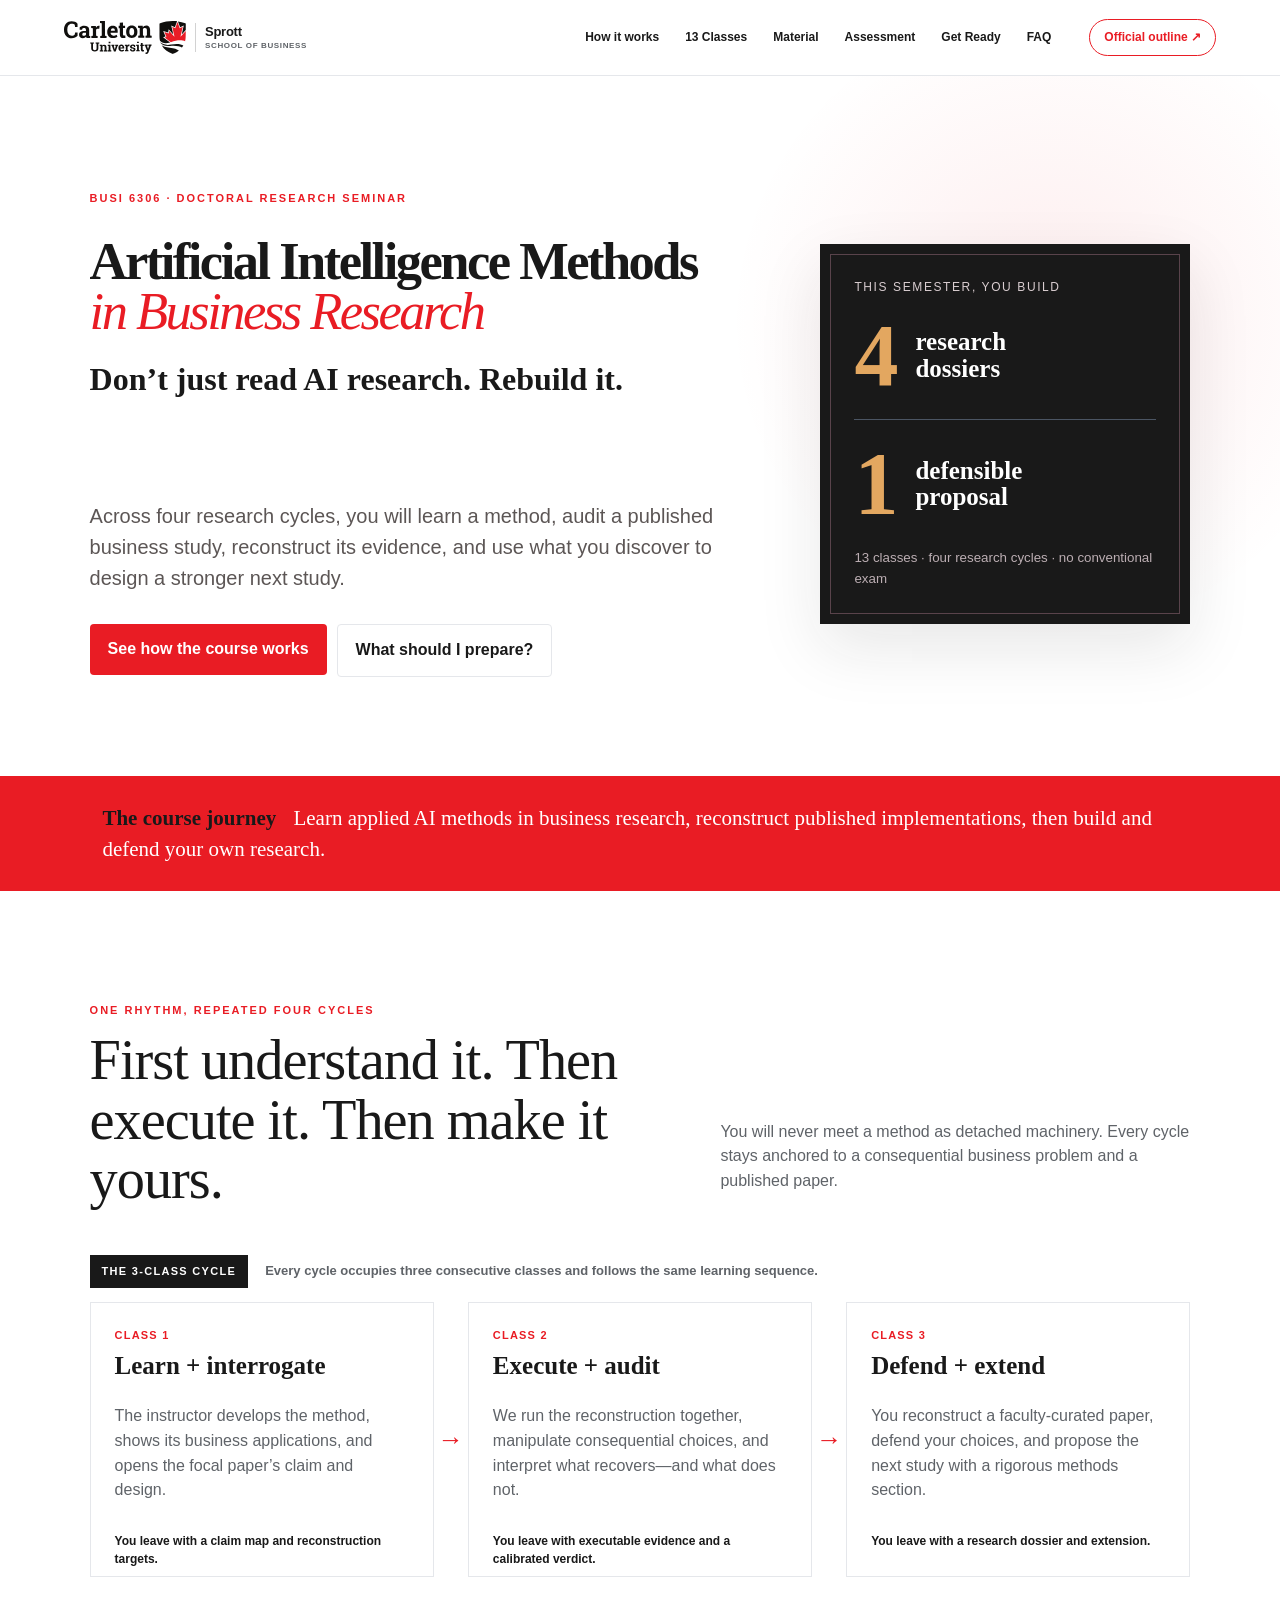
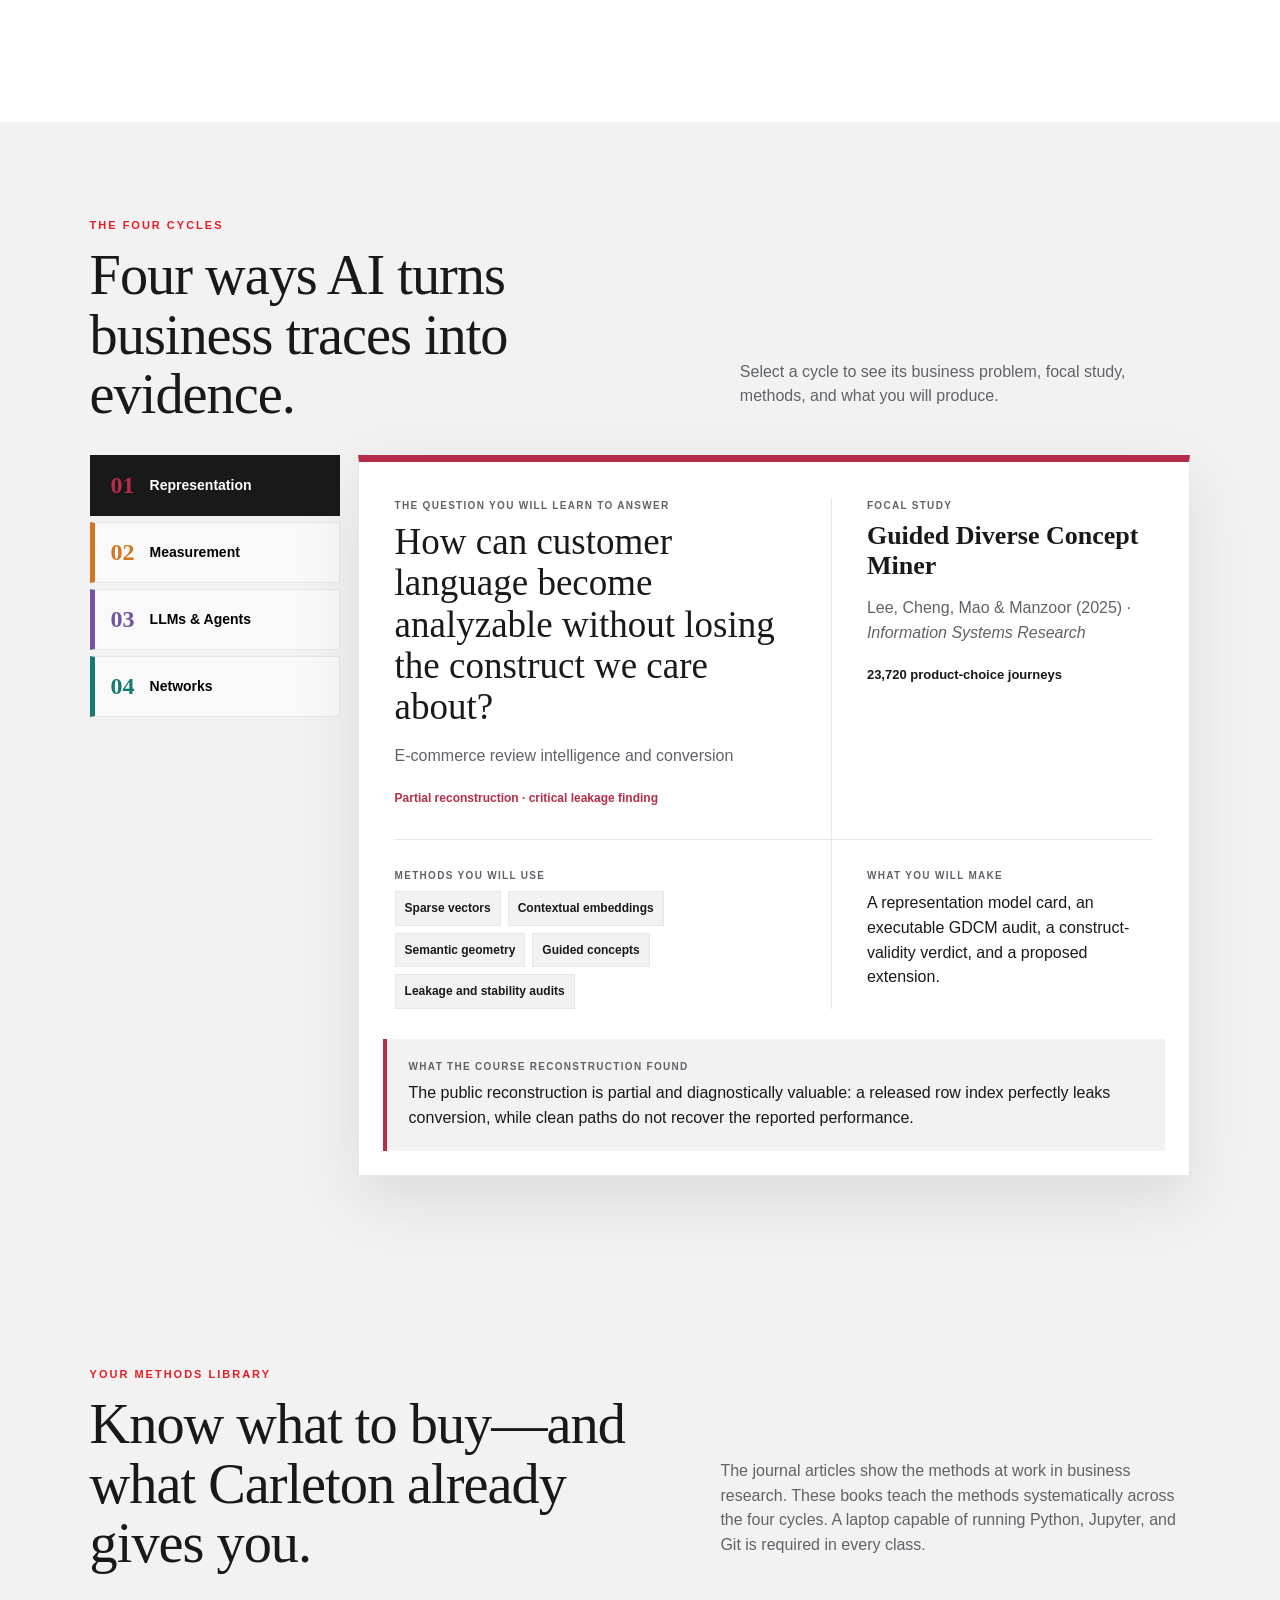
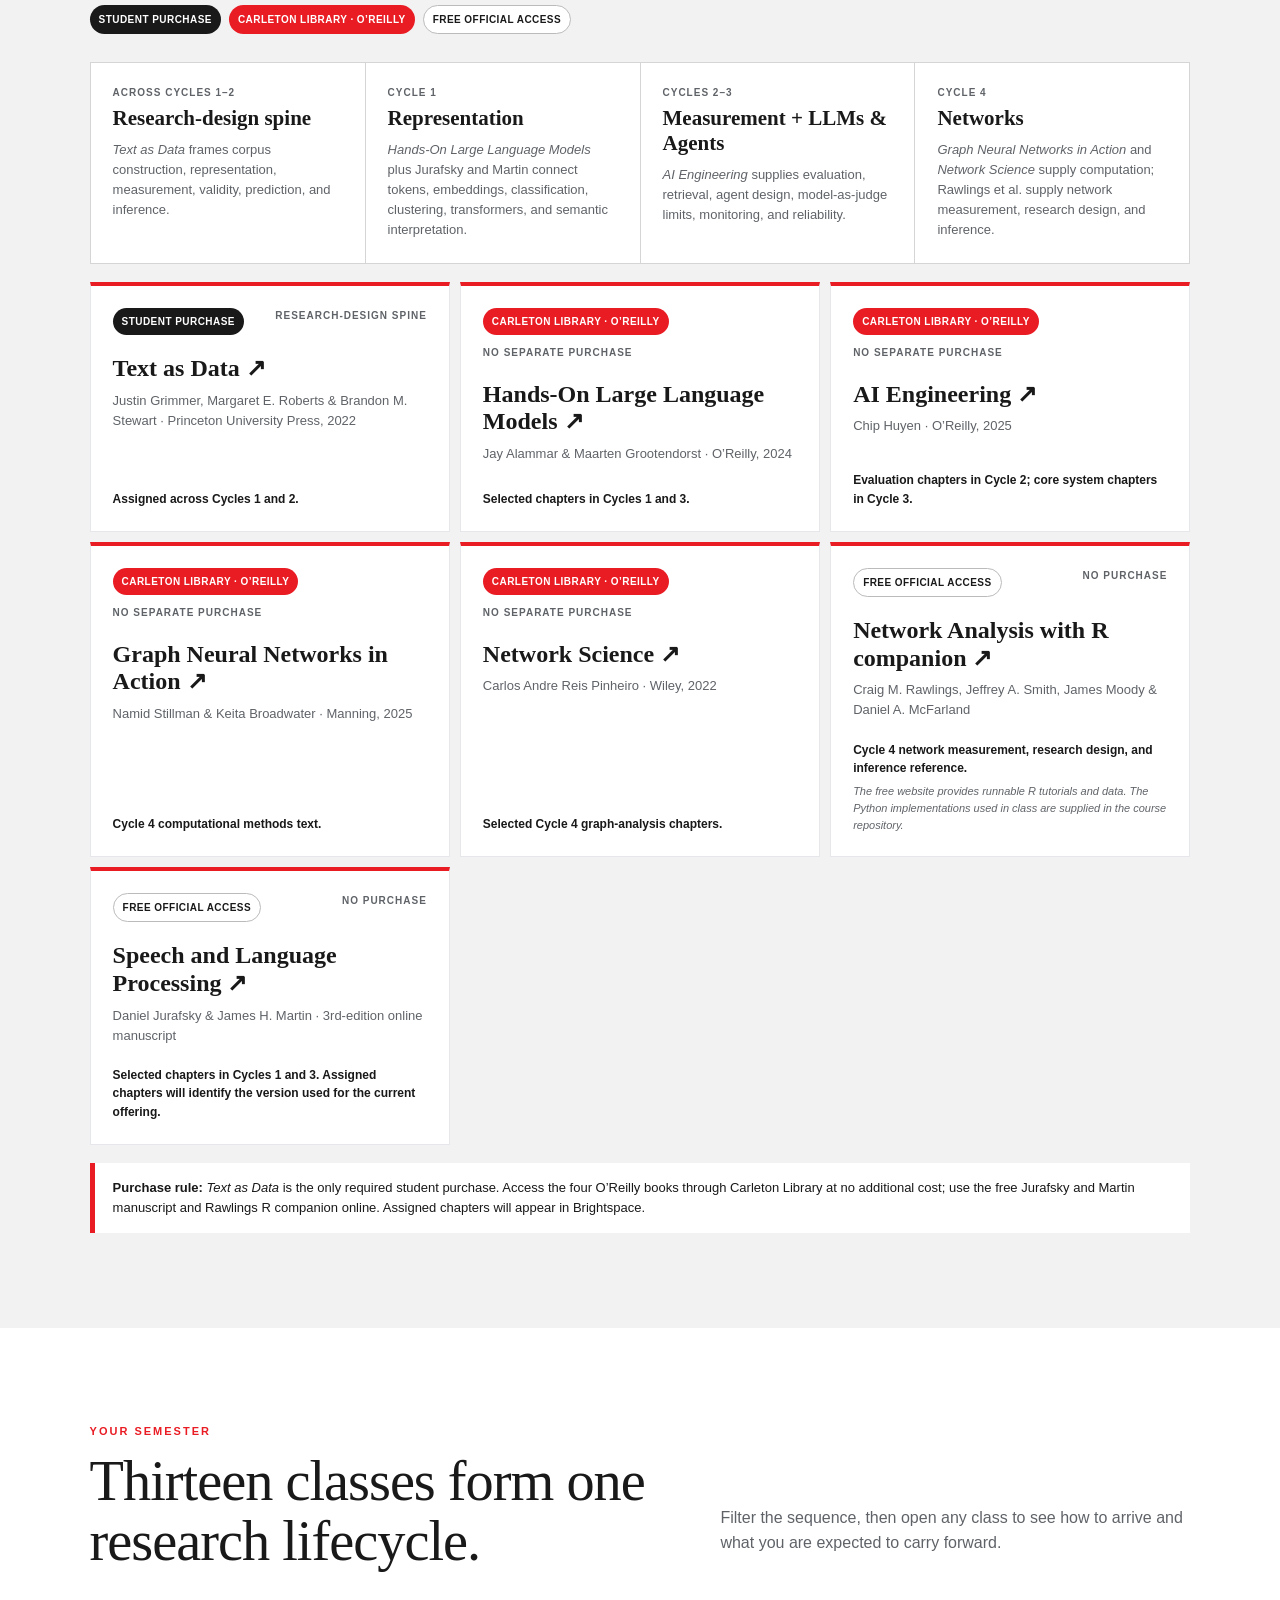
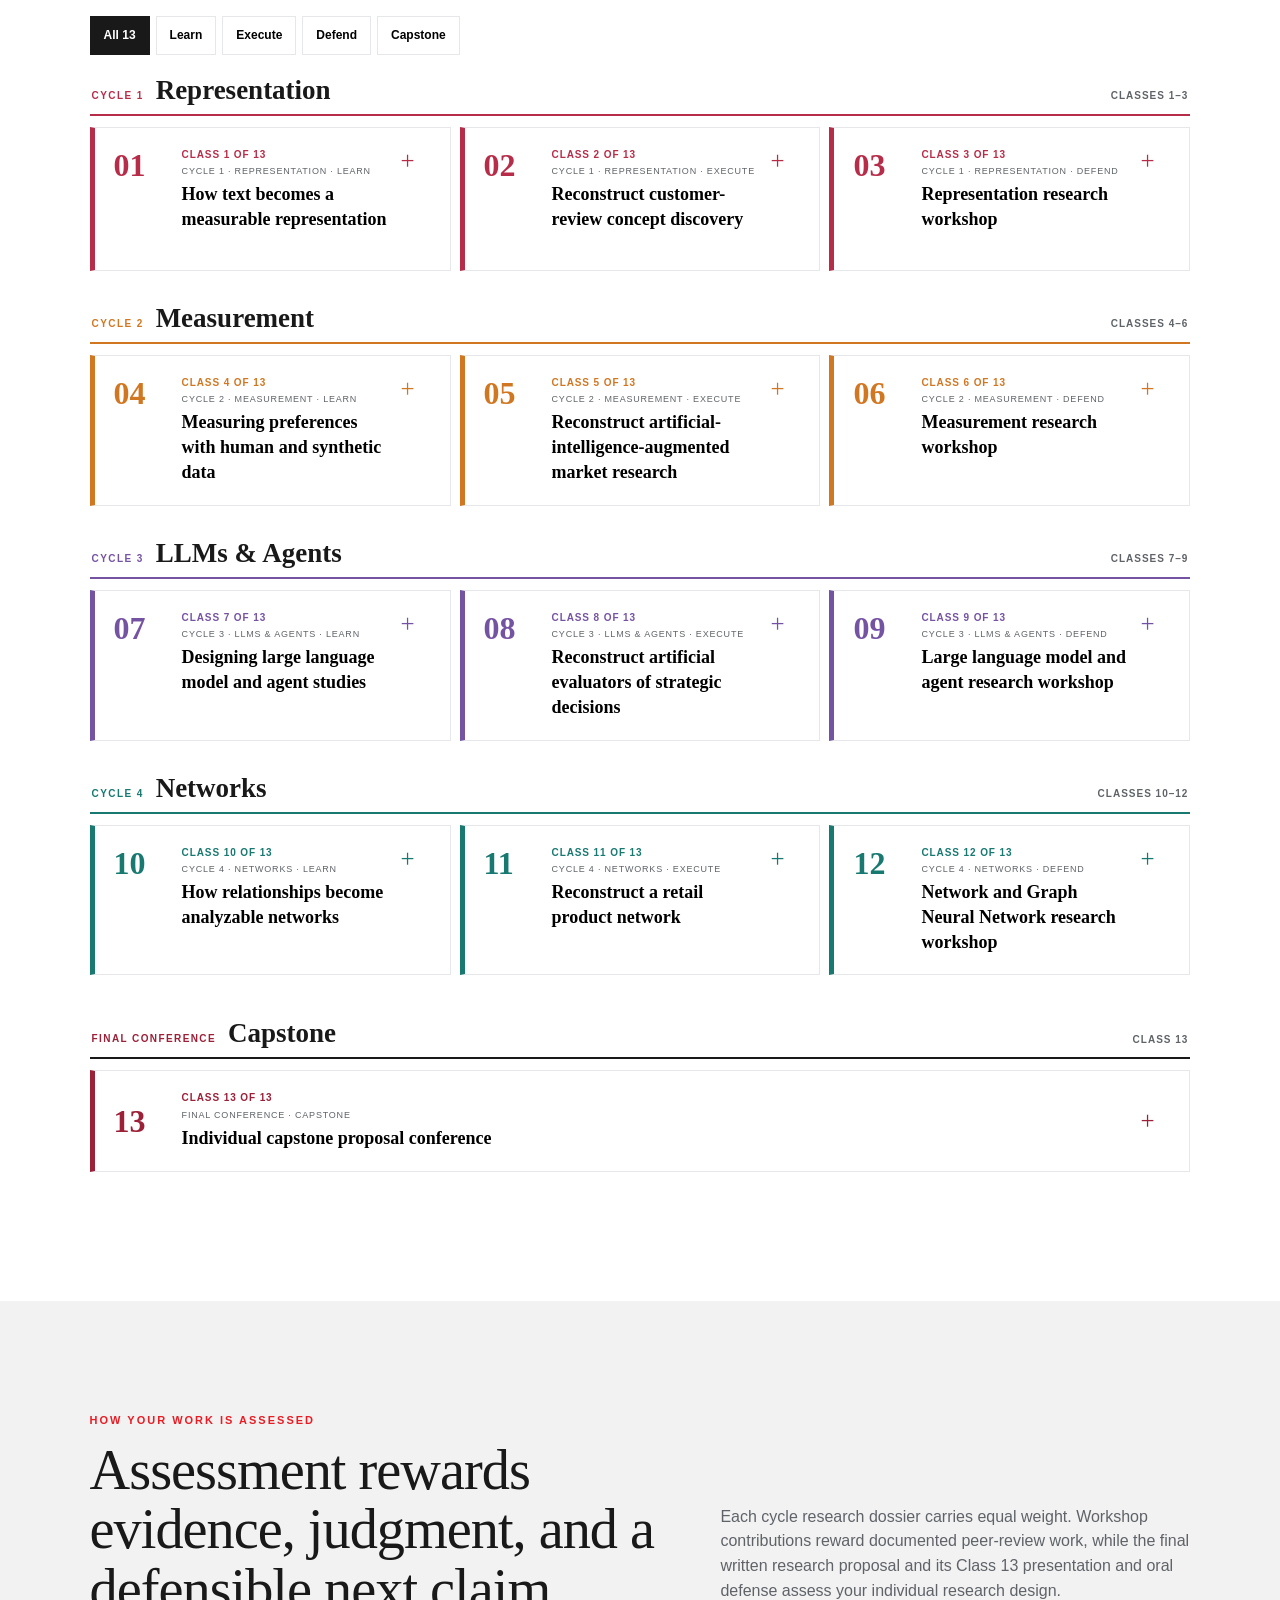
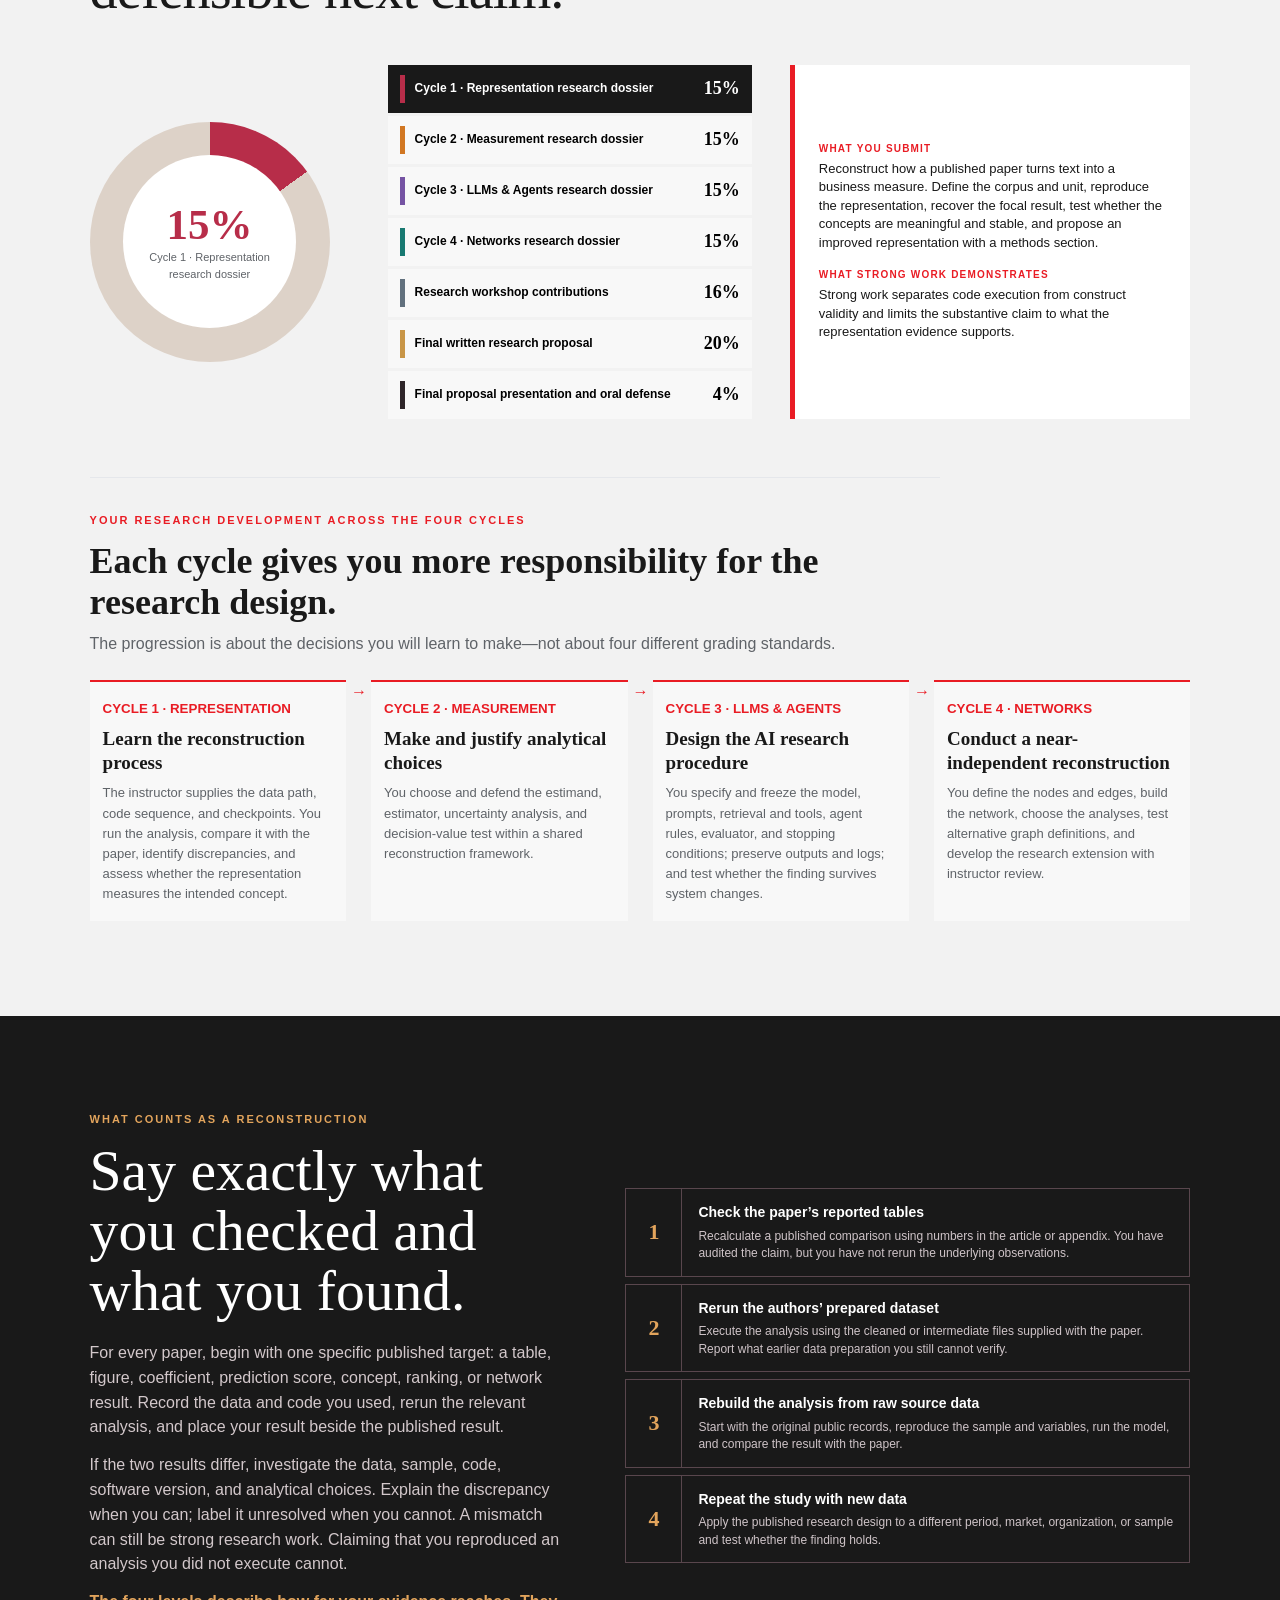
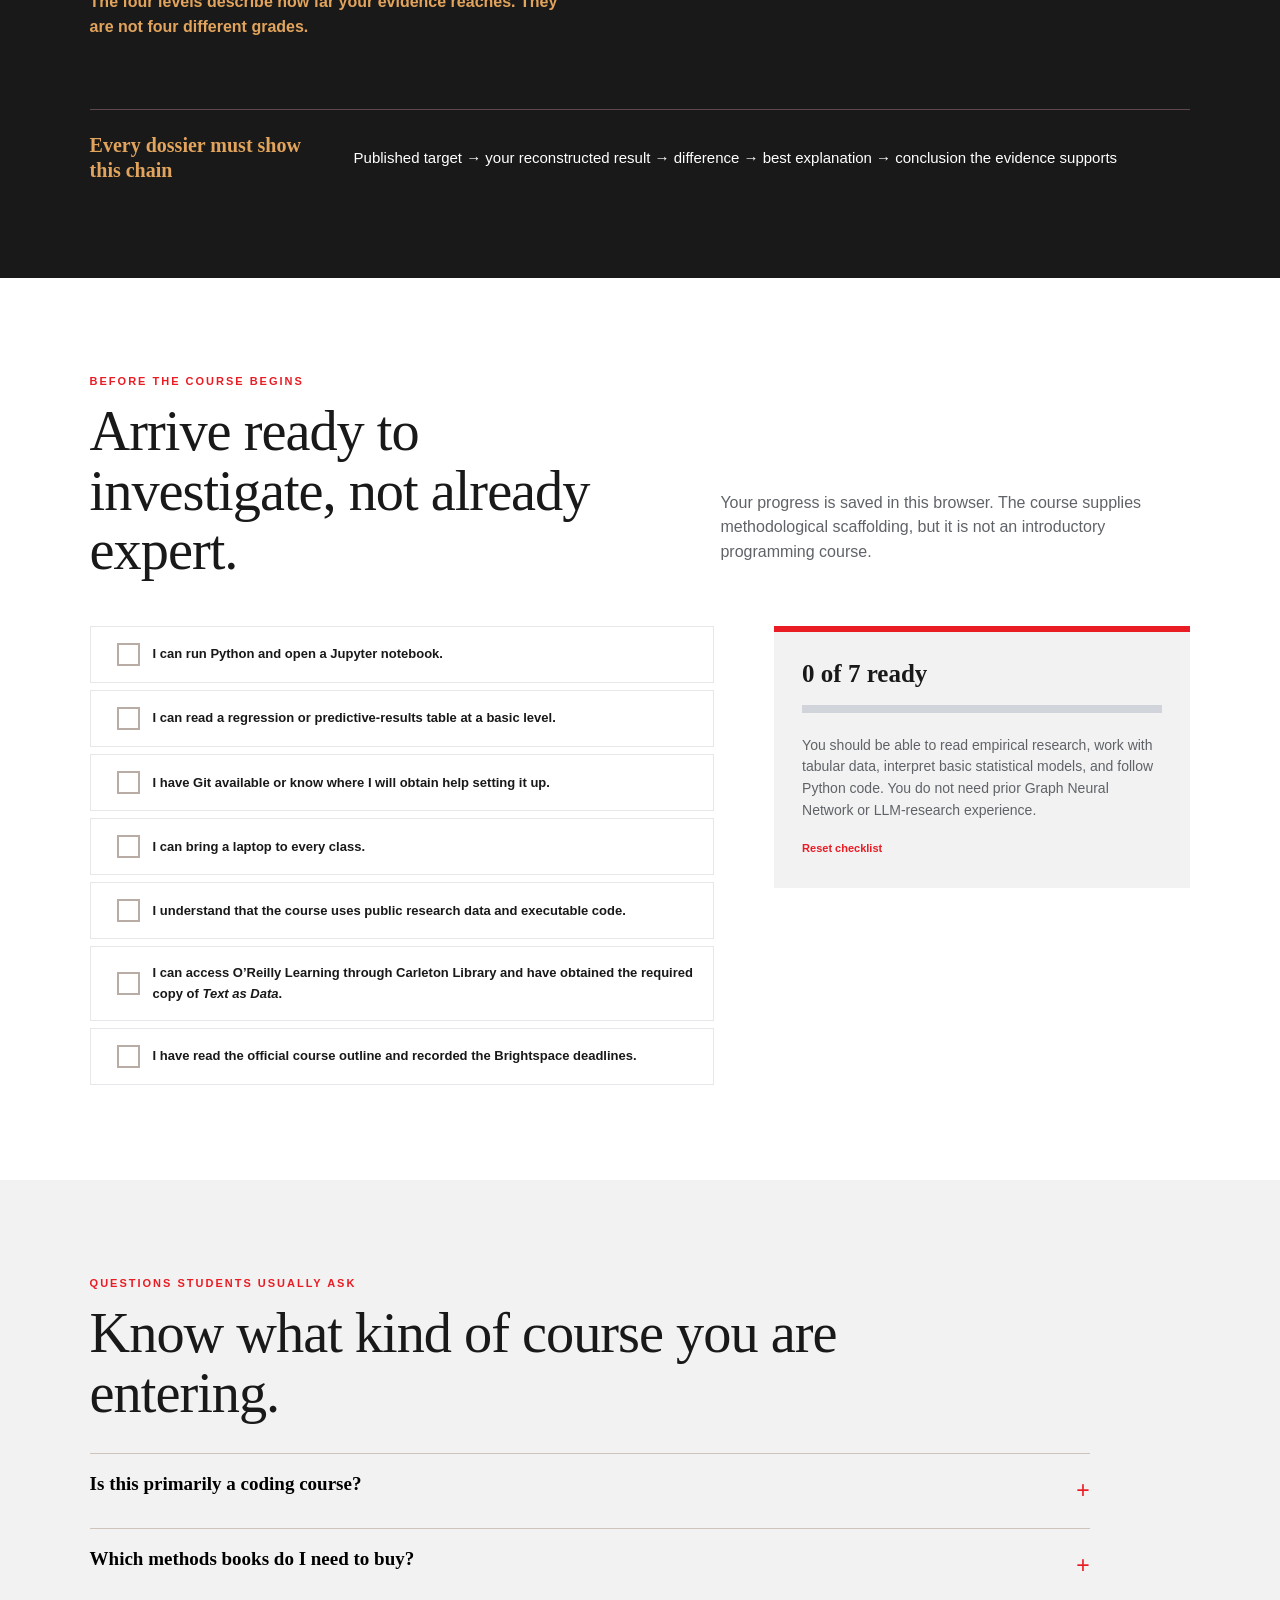
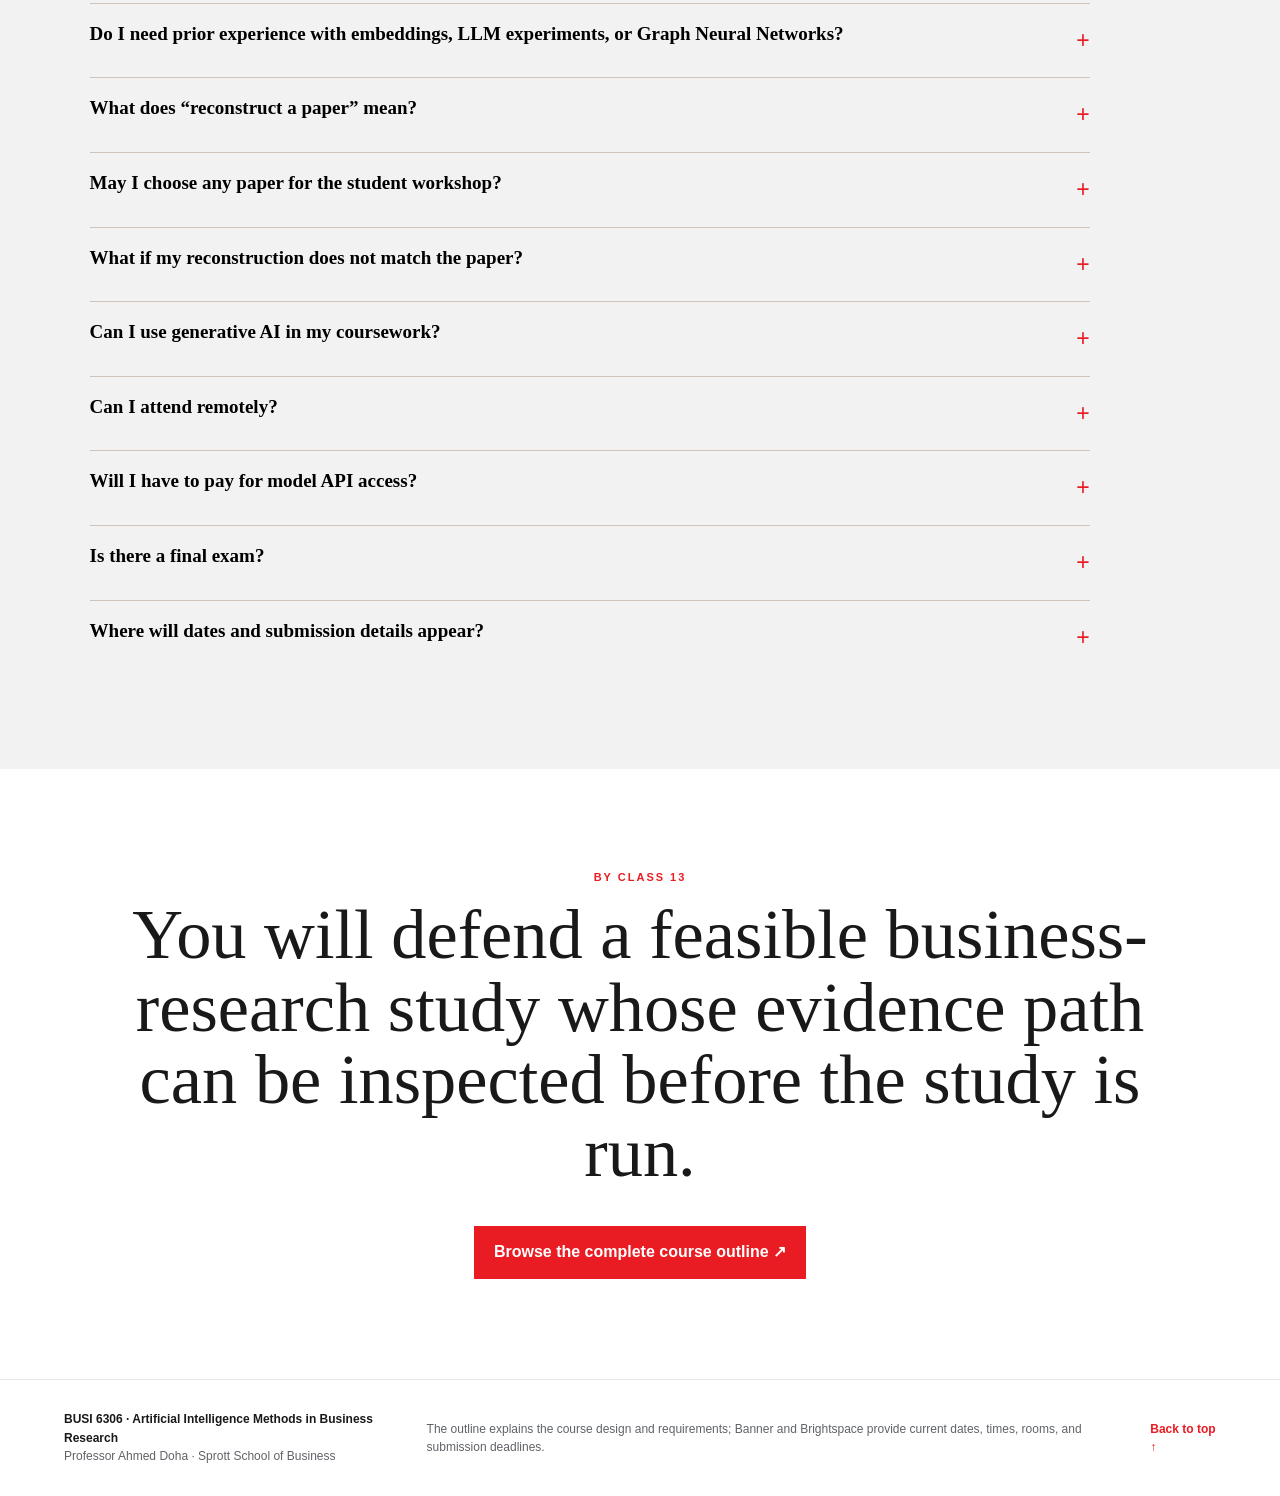
<file: courses/ai-methods-in-business-research/index.html>
<!doctype html>
<html lang="en">
<head>
  <meta charset="utf-8">
  <meta name="viewport" content="width=device-width,initial-scale=1">
  <meta name="description" content="Student guide to BUSI 6306, Artificial Intelligence Methods in Business Research.">
  <title>BUSI 6306 · Artificial Intelligence Methods in Business Research</title>
  <link rel="icon" type="image/png" sizes="32x32" href="assets/sprott-favicon.png">
  <link rel="stylesheet" href="assets/style.css?v=20260904b">
  <link rel="stylesheet" href="assets/calendar.css?v=20260904b">
  <link rel="stylesheet" href="assets/development.css?v=20260904b">
  <link rel="stylesheet" href="assets/student-shell.css?v=20260904b">
  <!-- Privacy-friendly analytics by Plausible: cookieless, no personal data,
       so no consent banner is required. -->
  <script defer src="https://plausible.io/js/pa-hrSn4Qwof1GA8uA8lwDJr.js"></script>
  <script>
    window.plausible=window.plausible||function(){(plausible.q=plausible.q||[]).push(arguments)},plausible.init=plausible.init||function(i){plausible.o=i||{}};
    plausible.init()
  </script>
</head>
<body>
  <header class="site-header">
    <a class="identity" href="#top" aria-label="Sprott School of Business at Carleton University"><div class="institution-lockup"><img src="assets/carleton-logo.svg" alt="Carleton University"><i aria-hidden="true"></i><b>Sprott<small>School of Business</small></b></div></a>
    <nav aria-label="Course sections"><a href="#journey">How it works</a><a href="#semester">13 Classes</a><a href="#methods-texts">Material</a><a href="#assessment">Assessment</a><a href="#start">Get Ready</a><a href="#questions">FAQ</a></nav>
    <a class="outline-link" href="downloads/BUSI-6306-Course-Outline.pdf" target="_blank" rel="noopener">Official outline ↗</a>
  </header>

  <main id="top">
    <section class="hero">
      <div class="hero-copy">
        <p class="eyebrow">BUSI 6306 · doctoral research seminar</p>
      <h1 class="course-title"><span>Artificial Intelligence Methods</span><em>in Business Research</em></h1>
        <h2 class="hero-promise">Don’t just read AI research. Rebuild it.</h2>
        <p class="hero-lead">Across four research cycles, you will learn a method, audit a published business study, reconstruct its evidence, and use what you discover to design a stronger next study.</p>
        <div class="hero-actions"><button data-scroll="journey">See how the course works</button><a href="#start">What should I prepare?</a></div>
      </div>
      <div class="hero-proof" aria-label="Course at a glance">
        <p>This semester, you build</p>
        <div class="proof-number"><b>4</b><span>research<br>dossiers</span></div>
        <div class="proof-line"></div>
        <div class="proof-number"><b>1</b><span>defensible<br>proposal</span></div>
        <small>13 classes · four research cycles · no conventional exam</small>
      </div>
    </section>

    <section class="promise-strip">
      <p><b>The course journey</b> Learn applied AI methods in business research, reconstruct published implementations, then build and defend your own research.</p>
    </section>


    <section id="journey" class="section journey">
      <div class="section-head">
        <div><p class="eyebrow">One rhythm, repeated four cycles</p><h2>First understand it. Then execute it. Then make it yours.</h2></div>
        <p>You will never meet a method as detached machinery. Every cycle stays anchored to a consequential business problem and a published paper.</p>
      </div>
      <div class="three-class-label"><span>The 3-Class Cycle</span><p>Every cycle occupies three consecutive classes and follows the same learning sequence.</p></div>
      <div class="rhythm">
        <article><span>Class 1</span><h3>Learn + interrogate</h3><p>The instructor develops the method, shows its business applications, and opens the focal paper’s claim and design.</p><b>You leave with a claim map and reconstruction targets.</b></article>
        <i aria-hidden="true">→</i>
        <article><span>Class 2</span><h3>Execute + audit</h3><p>We run the reconstruction together, manipulate consequential choices, and interpret what recovers—and what does not.</p><b>You leave with executable evidence and a calibrated verdict.</b></article>
        <i aria-hidden="true">→</i>
        <article><span>Class 3</span><h3>Defend + extend</h3><p>You reconstruct a faculty-curated paper, defend your choices, and propose the next study with a rigorous methods section.</p><b>You leave with a research dossier and extension.</b></article>
      </div>
    </section>

    <section class="section cycles-section">
      <div class="section-head compact">
        <div><p class="eyebrow">The four cycles</p><h2>Four ways AI turns business traces into evidence.</h2></div>
        <p>Select a cycle to see its business problem, focal study, methods, and what you will produce.</p>
      </div>
      <div class="cycle-interface">
        <nav id="cycleTabs" class="cycle-tabs" aria-label="Course cycles"></nav>
        <article id="cyclePanel" class="cycle-panel"></article>
      </div>
    </section>

    <section id="methods-texts" class="section methods-texts-section">
      <div class="section-head">
        <div><p class="eyebrow">Your methods library</p><h2>Know what to buy—and what Carleton already gives you.</h2></div>
        <p>The journal articles show the methods at work in business research. These books teach the methods systematically across the four cycles. A laptop capable of running Python, Jupyter, and Git is required in every class.</p>
      </div>
      <div class="access-key" aria-label="Textbook access categories"><span class="access purchase">Student purchase</span><span class="access oreilly">Carleton Library · O’Reilly</span><span class="access free">Free official access</span></div>
      <div class="methods-cycle-map">
        <article><small>Across Cycles 1–2</small><h3>Research-design spine</h3><p><i>Text as Data</i> frames corpus construction, representation, measurement, validity, prediction, and inference.</p></article>
        <article><small>Cycle 1</small><h3>Representation</h3><p><i>Hands-On Large Language Models</i> plus Jurafsky and Martin connect tokens, embeddings, classification, clustering, transformers, and semantic interpretation.</p></article>
        <article><small>Cycles 2–3</small><h3>Measurement + LLMs &amp; Agents</h3><p><i>AI Engineering</i> supplies evaluation, retrieval, agent design, model-as-judge limits, monitoring, and reliability.</p></article>
        <article><small>Cycle 4</small><h3>Networks</h3><p><i>Graph Neural Networks in Action</i> and <i>Network Science</i> supply computation; Rawlings et al. supply network measurement, research design, and inference.</p></article>
      </div>
      <div class="methods-grid">
        <article class="method-book"><header><span class="access purchase">Student purchase</span><small>Research-design spine</small></header><h3><a href="https://press.princeton.edu/books/paperback/9780691207551/text-as-data" target="_blank" rel="noopener">Text as Data ↗</a></h3><p>Justin Grimmer, Margaret E. Roberts &amp; Brandon M. Stewart · Princeton University Press, 2022</p><b>Assigned across Cycles 1 and 2.</b></article>
        <article class="method-book"><header><span class="access oreilly">Carleton Library · O’Reilly</span><small>No separate purchase</small></header><h3><a href="https://www.oreilly.com/library/view/hands-on-large-language/9781098150952/" target="_blank" rel="noopener">Hands-On Large Language Models ↗</a></h3><p>Jay Alammar &amp; Maarten Grootendorst · O’Reilly, 2024</p><b>Selected chapters in Cycles 1 and 3.</b></article>
        <article class="method-book"><header><span class="access oreilly">Carleton Library · O’Reilly</span><small>No separate purchase</small></header><h3><a href="https://www.oreilly.com/library/view/ai-engineering/9781098166298/" target="_blank" rel="noopener">AI Engineering ↗</a></h3><p>Chip Huyen · O’Reilly, 2025</p><b>Evaluation chapters in Cycle 2; core system chapters in Cycle 3.</b></article>
        <article class="method-book"><header><span class="access oreilly">Carleton Library · O’Reilly</span><small>No separate purchase</small></header><h3><a href="https://www.oreilly.com/library/view/graph-neural-networks/9781617299056/" target="_blank" rel="noopener">Graph Neural Networks in Action ↗</a></h3><p>Namid Stillman &amp; Keita Broadwater · Manning, 2025</p><b>Cycle 4 computational methods text.</b></article>
        <article class="method-book"><header><span class="access oreilly">Carleton Library · O’Reilly</span><small>No separate purchase</small></header><h3><a href="https://www.oreilly.com/library/view/network-science/9781119898917/" target="_blank" rel="noopener">Network Science ↗</a></h3><p>Carlos Andre Reis Pinheiro · Wiley, 2022</p><b>Selected Cycle 4 graph-analysis chapters.</b></article>
        <article class="method-book"><header><span class="access free">Free official access</span><small>No purchase</small></header><h3><a href="https://inarwhal.github.io/NetworkAnalysisR-book/ch9-Network-Centrality-Hierarchy-R.html" target="_blank" rel="noopener">Network Analysis with R companion ↗</a></h3><p>Craig M. Rawlings, Jeffrey A. Smith, James Moody &amp; Daniel A. McFarland</p><b>Cycle 4 network measurement, research design, and inference reference.</b><em>The free website provides runnable R tutorials and data. The Python implementations used in class are supplied in the course repository.</em></article>
        <article class="method-book"><header><span class="access free">Free official access</span><small>No purchase</small></header><h3><a href="https://web.stanford.edu/~jurafsky/slp3/" target="_blank" rel="noopener">Speech and Language Processing ↗</a></h3><p>Daniel Jurafsky &amp; James H. Martin · 3rd-edition online manuscript</p><b>Selected chapters in Cycles 1 and 3. Assigned chapters will identify the version used for the current offering.</b></article>
      </div>
      <p class="access-note"><b>Purchase rule:</b> <i>Text as Data</i> is the only required student purchase. Access the four O’Reilly books through Carleton Library at no additional cost; use the free Jurafsky and Martin manuscript and Rawlings R companion online. Assigned chapters will appear in Brightspace.</p>
    </section>

    <section id="semester" class="section semester-section">
      <div class="section-head">
        <div><p class="eyebrow">Your semester</p><h2>Thirteen classes form one research lifecycle.</h2></div>
        <p>Filter the sequence, then open any class to see how to arrive and what you are expected to carry forward.</p>
      </div>
      <div id="classFilters" class="filters"></div>
      <div id="classGrid" class="class-grid"></div>
    </section>

    <section id="assessment" class="section assessment-section">
      <div class="section-head">
        <div><p class="eyebrow">How your work is assessed</p><h2>Assessment rewards evidence, judgment, and a defensible next claim.</h2></div>
        <p>Each cycle research dossier carries equal weight. Workshop contributions reward documented peer-review work, while the final written research proposal and its Class 13 presentation and oral defense assess your individual research design.</p>
      </div>
      <div class="assessment-layout">
        <div class="assessment-meter"><div class="meter-inner"><b id="selectedWeight">15%</b><span id="selectedLabel">Cycle 1 · Representation research dossier</span></div></div>
        <div id="assessmentList" class="assessment-list"></div>
        <article id="assessmentDetail" class="assessment-detail"></article>
      </div>
      <div class="development-head"><p class="eyebrow">Your research development across the four cycles</p><h3>Each cycle gives you more responsibility for the research design.</h3><p>The progression is about the decisions you will learn to make—not about four different grading standards.</p></div>
      <div class="independence">
        <div><small>Cycle 1 · Representation</small><b>Learn the reconstruction process</b><p>The instructor supplies the data path, code sequence, and checkpoints. You run the analysis, compare it with the paper, identify discrepancies, and assess whether the representation measures the intended concept.</p></div><i>→</i>
        <div><small>Cycle 2 · Measurement</small><b>Make and justify analytical choices</b><p>You choose and defend the estimand, estimator, uncertainty analysis, and decision-value test within a shared reconstruction framework.</p></div><i>→</i>
        <div><small>Cycle 3 · LLMs &amp; Agents</small><b>Design the AI research procedure</b><p>You specify and freeze the model, prompts, retrieval and tools, agent rules, evaluator, and stopping conditions; preserve outputs and logs; and test whether the finding survives system changes.</p></div><i>→</i>
        <div><small>Cycle 4 · Networks</small><b>Conduct a near-independent reconstruction</b><p>You define the nodes and edges, build the network, choose the analyses, test alternative graph definitions, and develop the research extension with instructor review.</p></div>
      </div>
    </section>

    <section class="section evidence-section">
      <div class="evidence-copy"><p class="eyebrow">What counts as a reconstruction</p><h2>Say exactly what you checked and what you found.</h2><p>For every paper, begin with one specific published target: a table, figure, coefficient, prediction score, concept, ranking, or network result. Record the data and code you used, rerun the relevant analysis, and place your result beside the published result.</p><p>If the two results differ, investigate the data, sample, code, software version, and analytical choices. Explain the discrepancy when you can; label it unresolved when you cannot. A mismatch can still be strong research work. Claiming that you reproduced an analysis you did not execute cannot.</p><p>The four levels describe how far your evidence reaches. They are not four different grades.</p></div>
      <div class="ladder" aria-label="Four levels of reconstruction evidence"><div><span>1</span><b>Check the paper’s reported tables<small>Recalculate a published comparison using numbers in the article or appendix. You have audited the claim, but you have not rerun the underlying observations.</small></b></div><div><span>2</span><b>Rerun the authors’ prepared dataset<small>Execute the analysis using the cleaned or intermediate files supplied with the paper. Report what earlier data preparation you still cannot verify.</small></b></div><div><span>3</span><b>Rebuild the analysis from raw source data<small>Start with the original public records, reproduce the sample and variables, run the model, and compare the result with the paper.</small></b></div><div><span>4</span><b>Repeat the study with new data<small>Apply the published research design to a different period, market, organization, or sample and test whether the finding holds.</small></b></div></div>
      <div class="evidence-summary"><b>Every dossier must show this chain</b><span>Published target → your reconstructed result → difference → best explanation → conclusion the evidence supports</span></div>
    </section>

    <section id="start" class="section start-section">
      <div class="section-head">
        <div><p class="eyebrow">Before the course begins</p><h2>Arrive ready to investigate, not already expert.</h2></div>
        <p>Your progress is saved in this browser. The course supplies methodological scaffolding, but it is not an introductory programming course.</p>
      </div>
      <div class="start-layout">
        <div id="checklist" class="checklist"></div>
        <aside><b id="checkCount">0 of 7 ready</b><div class="check-progress"><span id="checkBar"></span></div><p>You should be able to read empirical research, work with tabular data, interpret basic statistical models, and follow Python code. You do not need prior Graph Neural Network or LLM-research experience.</p><button id="resetChecks">Reset checklist</button></aside>
      </div>
    </section>

    <section id="questions" class="section faq-section">
      <div class="section-head compact"><div><p class="eyebrow">Questions students usually ask</p><h2>Know what kind of course you are entering.</h2></div></div>
      <div id="faq" class="faq"></div>
    </section>

    <section class="closing">
      <p class="eyebrow">By Class 13</p>
      <h2>You will defend a feasible business-research study whose evidence path can be inspected before the study is run.</h2>
      <a href="downloads/BUSI-6306-Course-Outline.pdf" target="_blank" rel="noopener">Browse the complete course outline ↗</a>
    </section>
  </main>

  <footer><div><b>BUSI 6306 · Artificial Intelligence Methods in Business Research</b><span>Professor Ahmed Doha · Sprott School of Business</span></div><p>The outline explains the course design and requirements; Banner and Brightspace provide current dates, times, rooms, and submission deadlines.</p><a href="#top">Back to top ↑</a></footer>
  <script src="assets/data.js"></script>
  <script src="assets/app.js"></script>
</body>
</html>
</file>
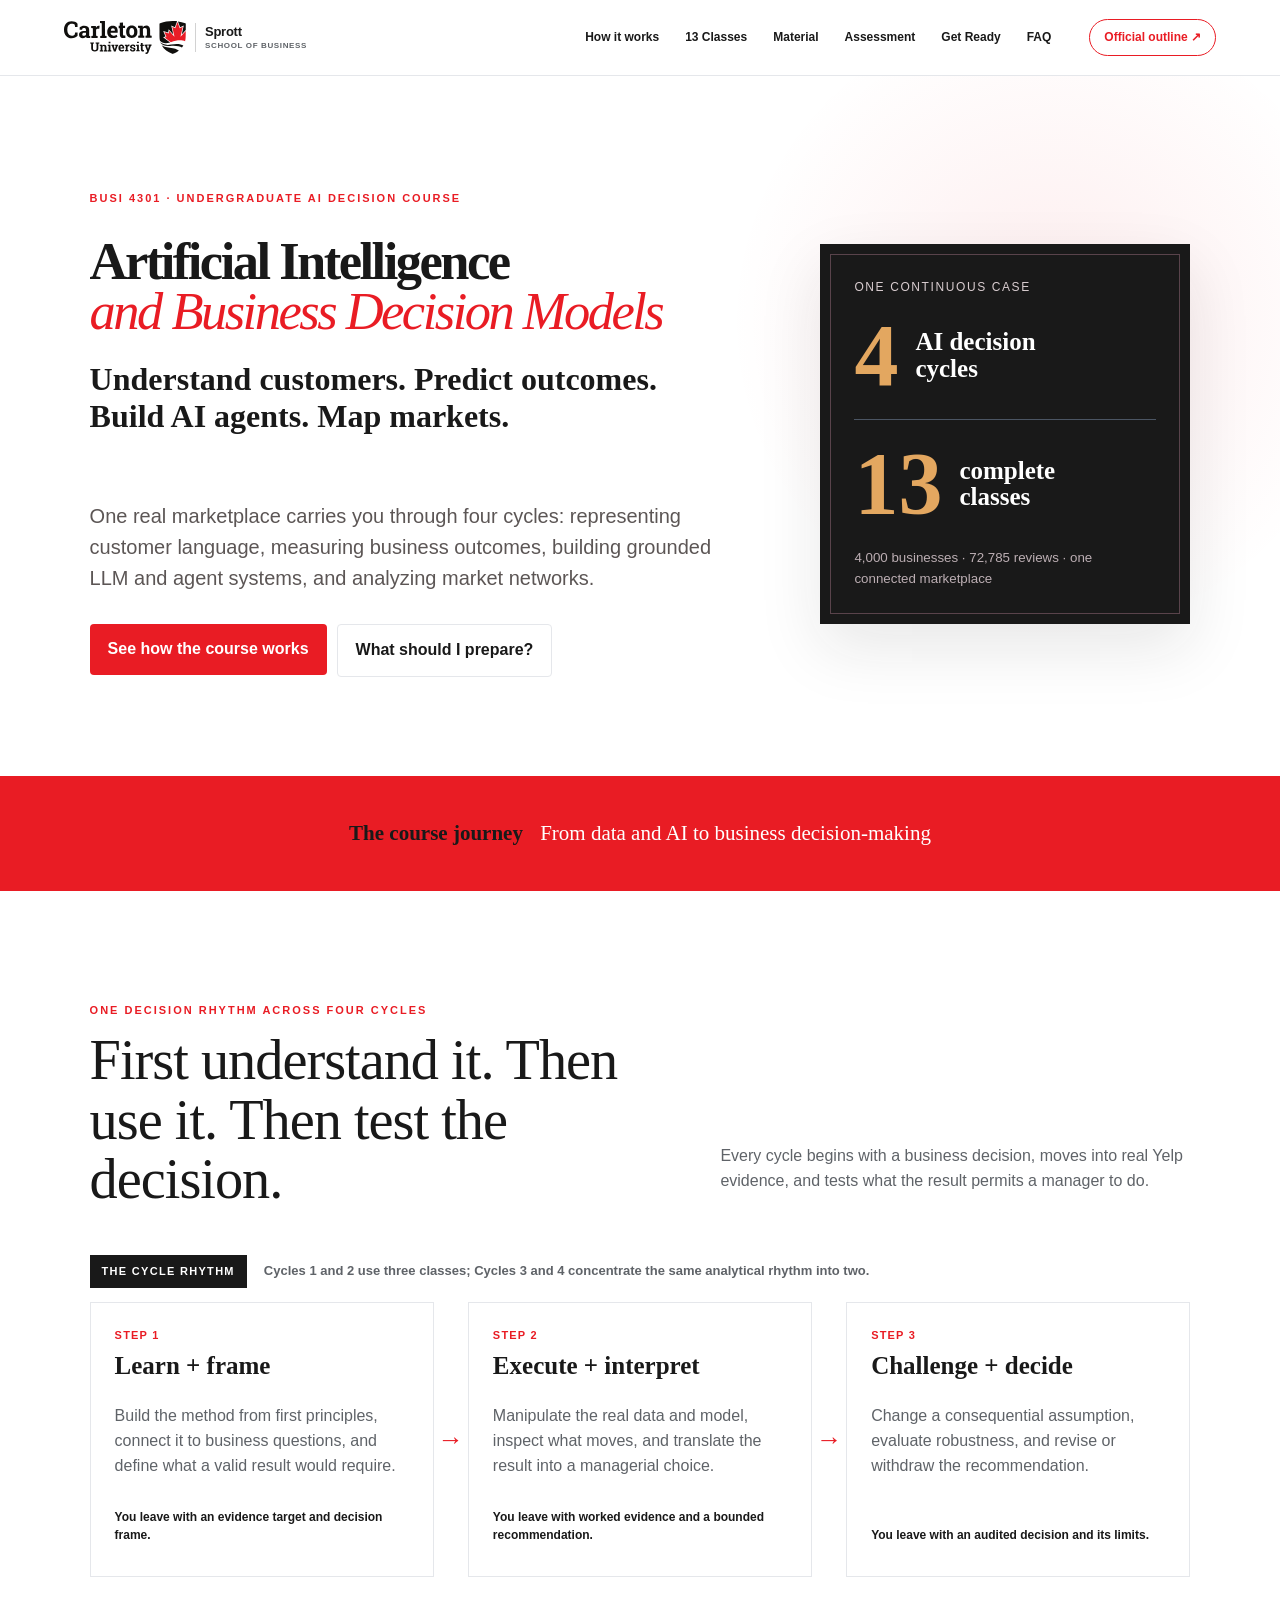
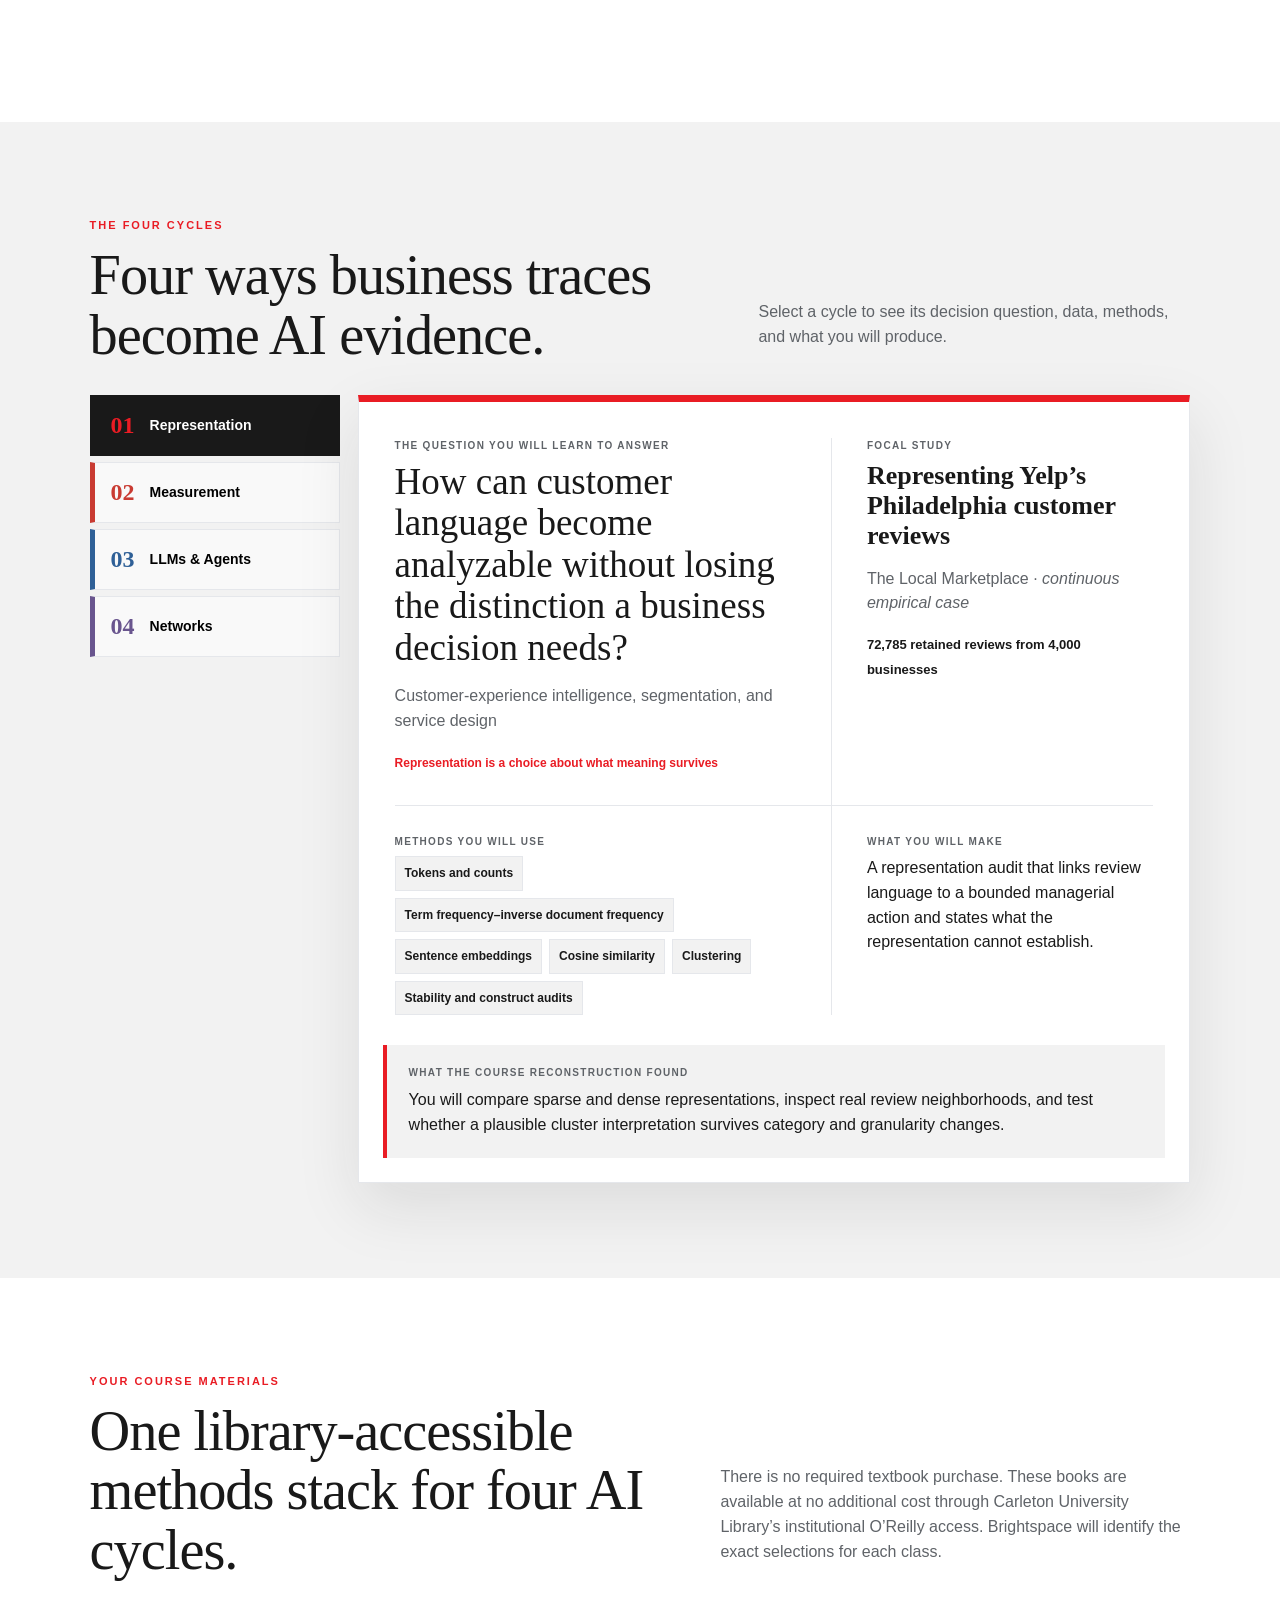
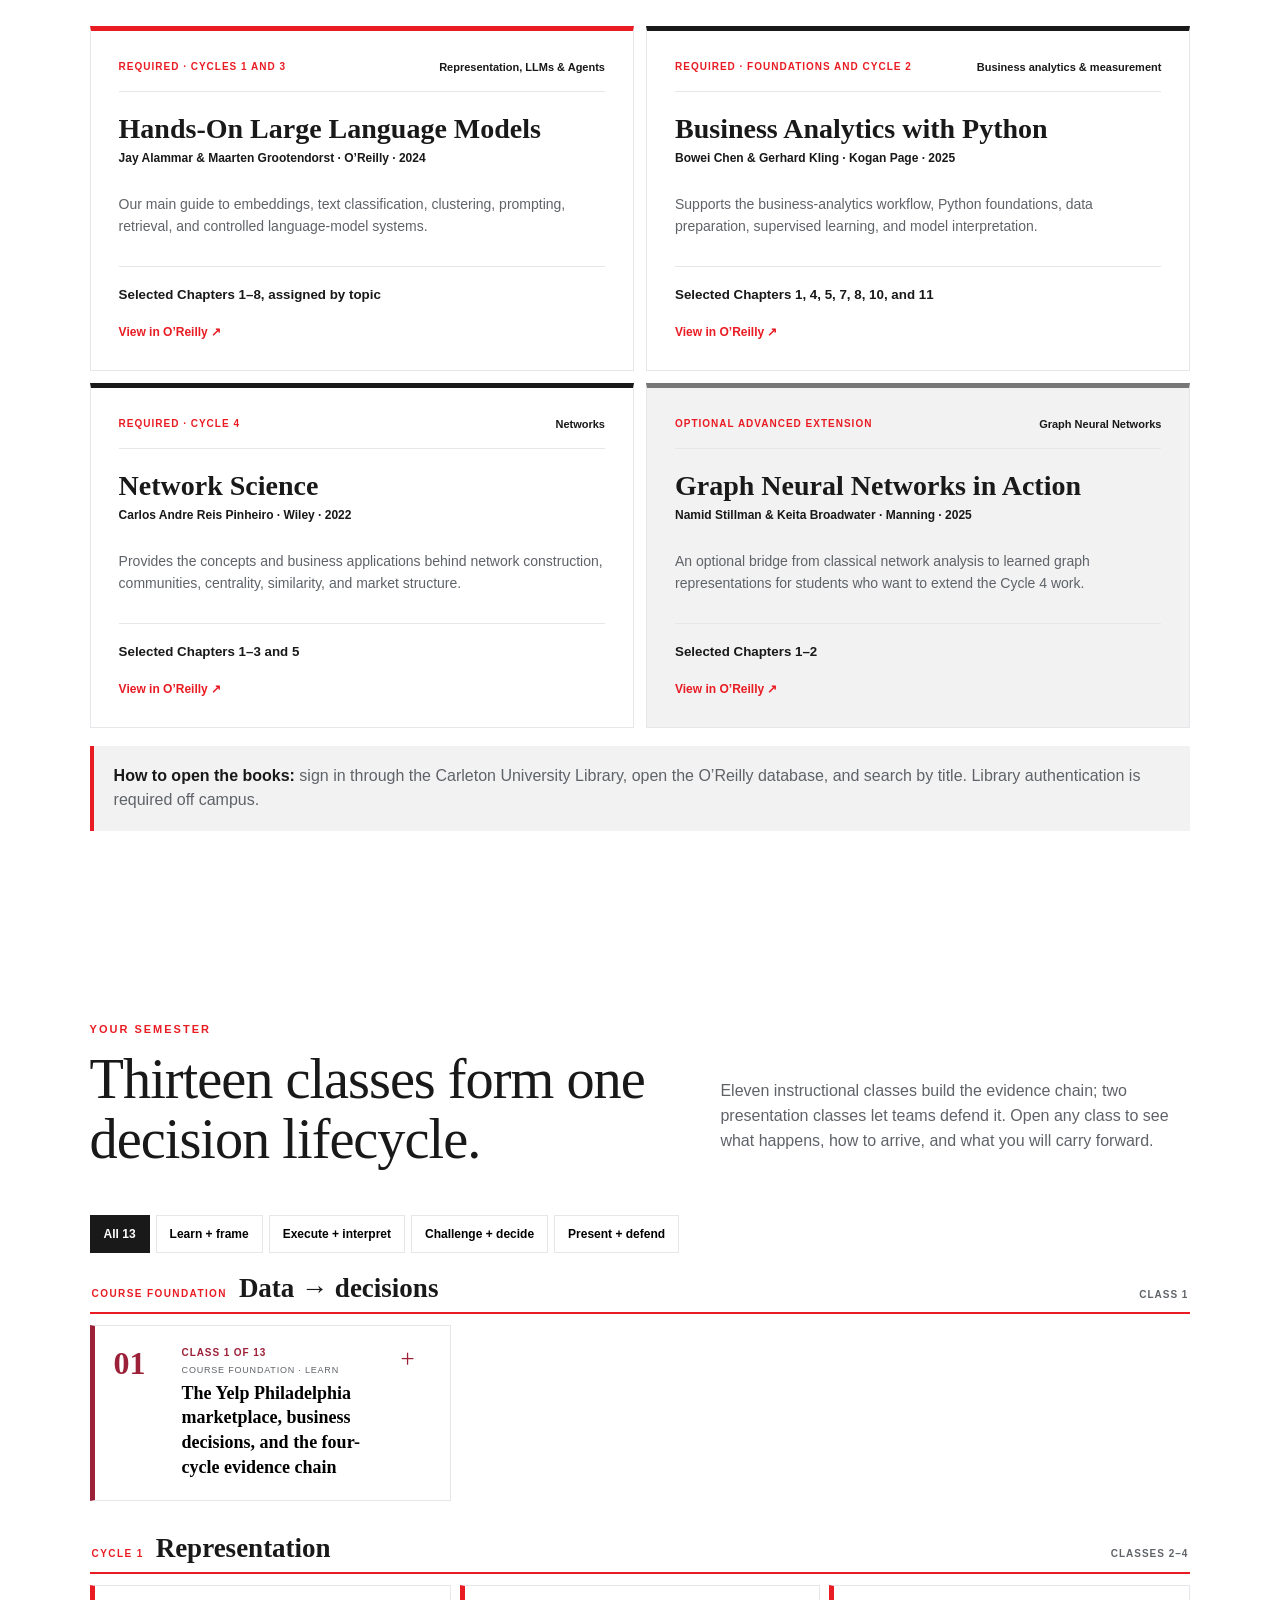
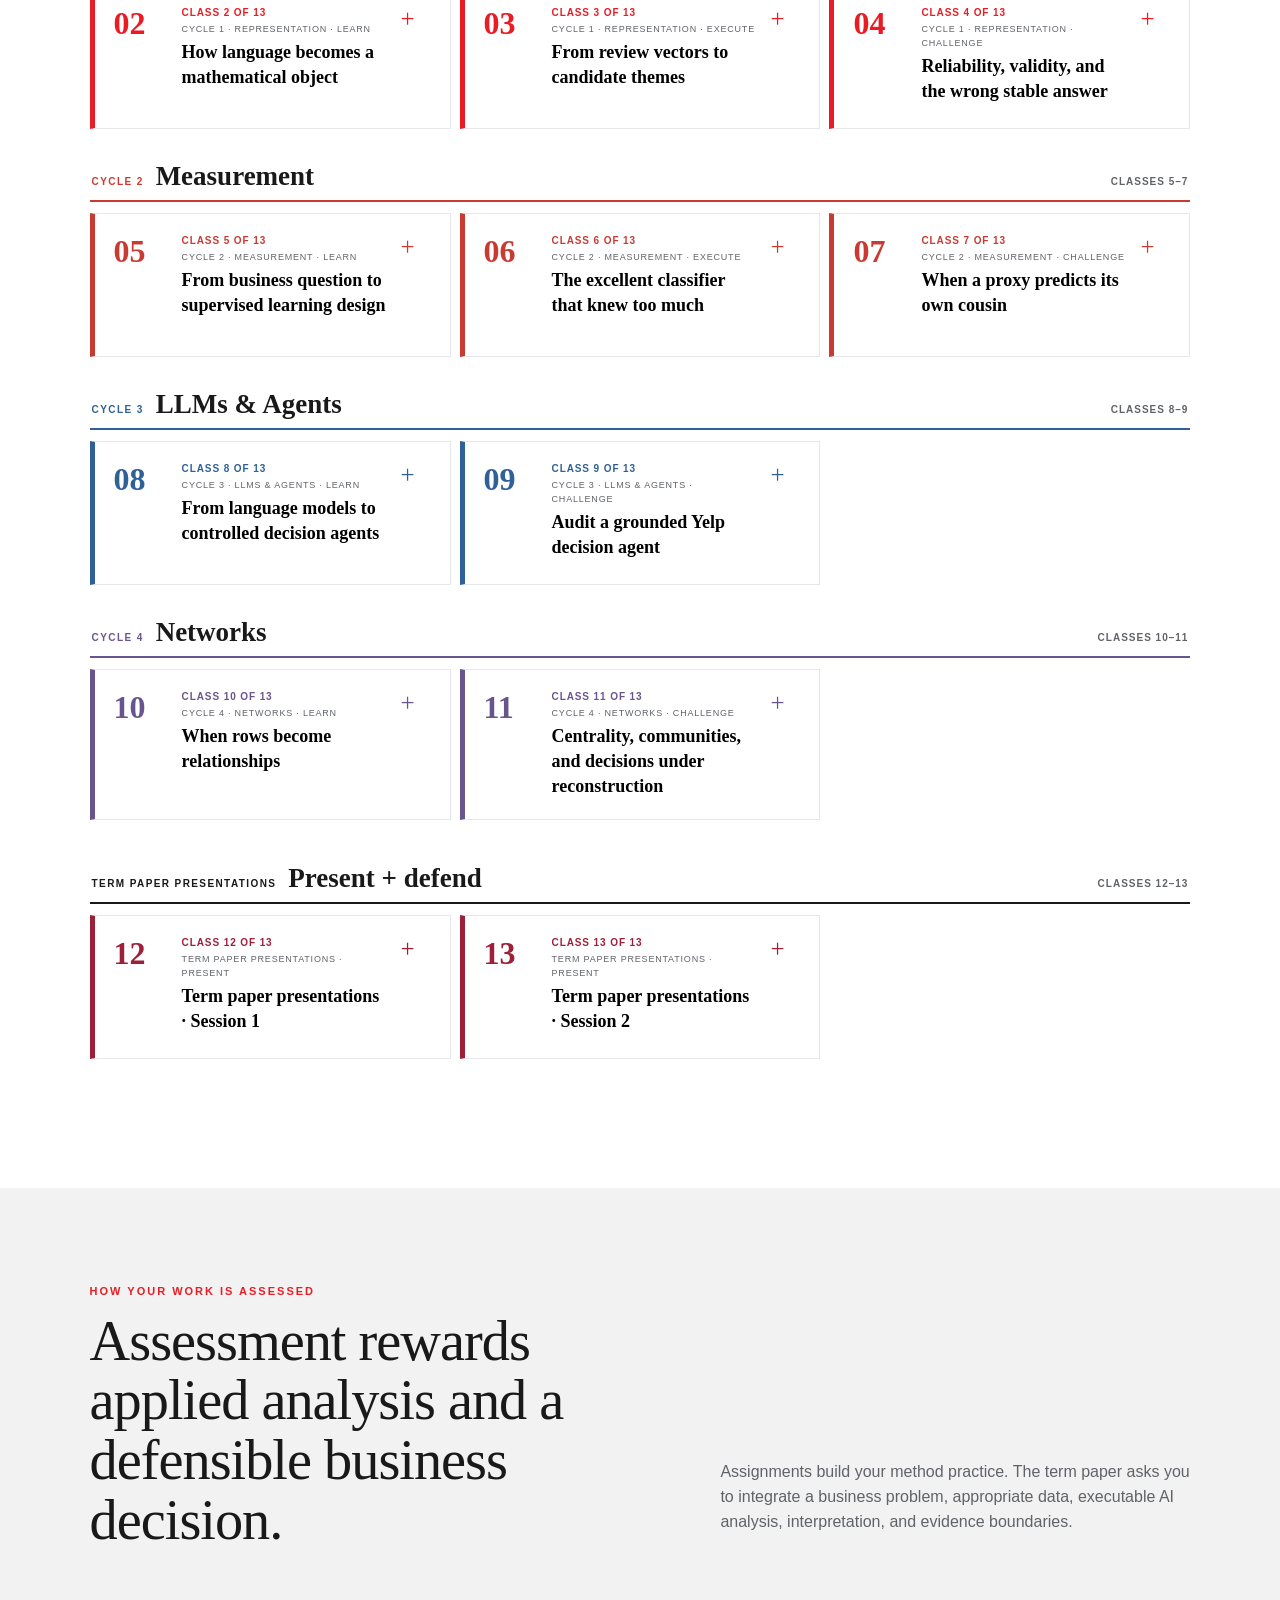
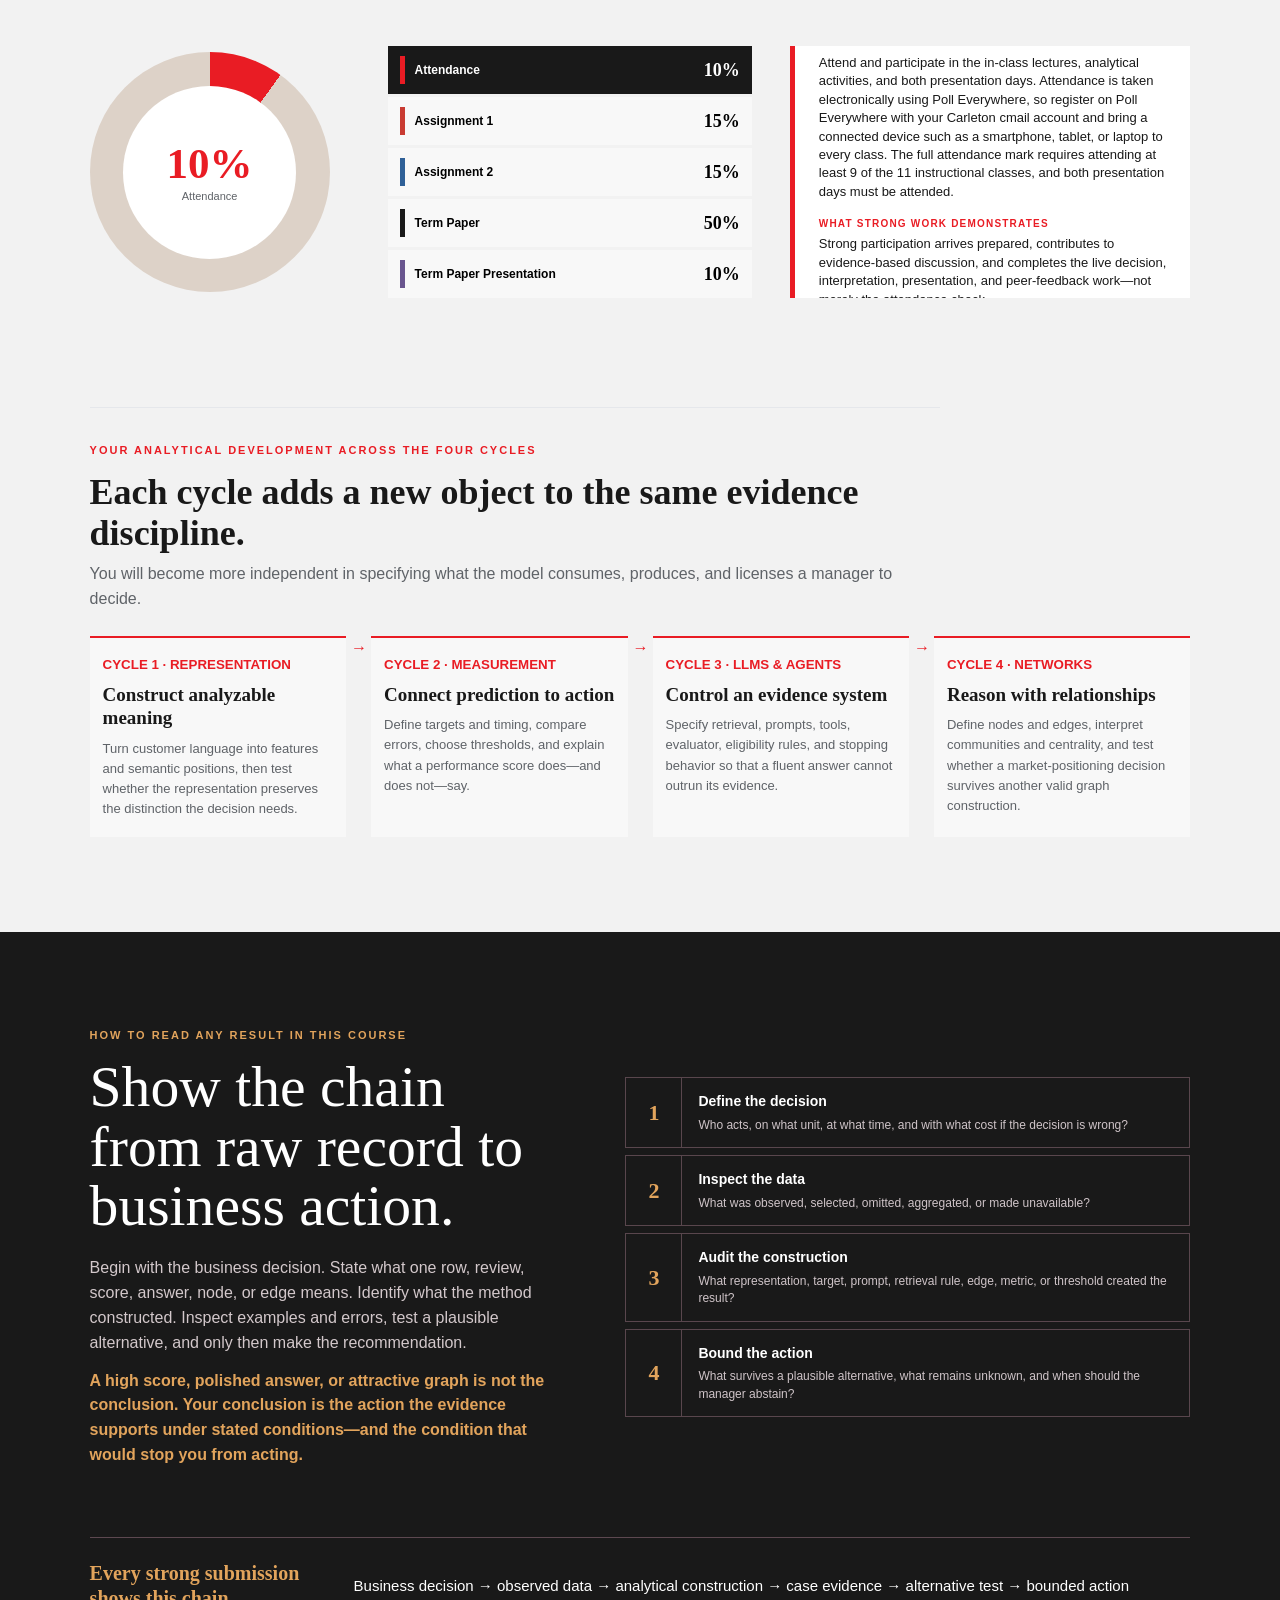
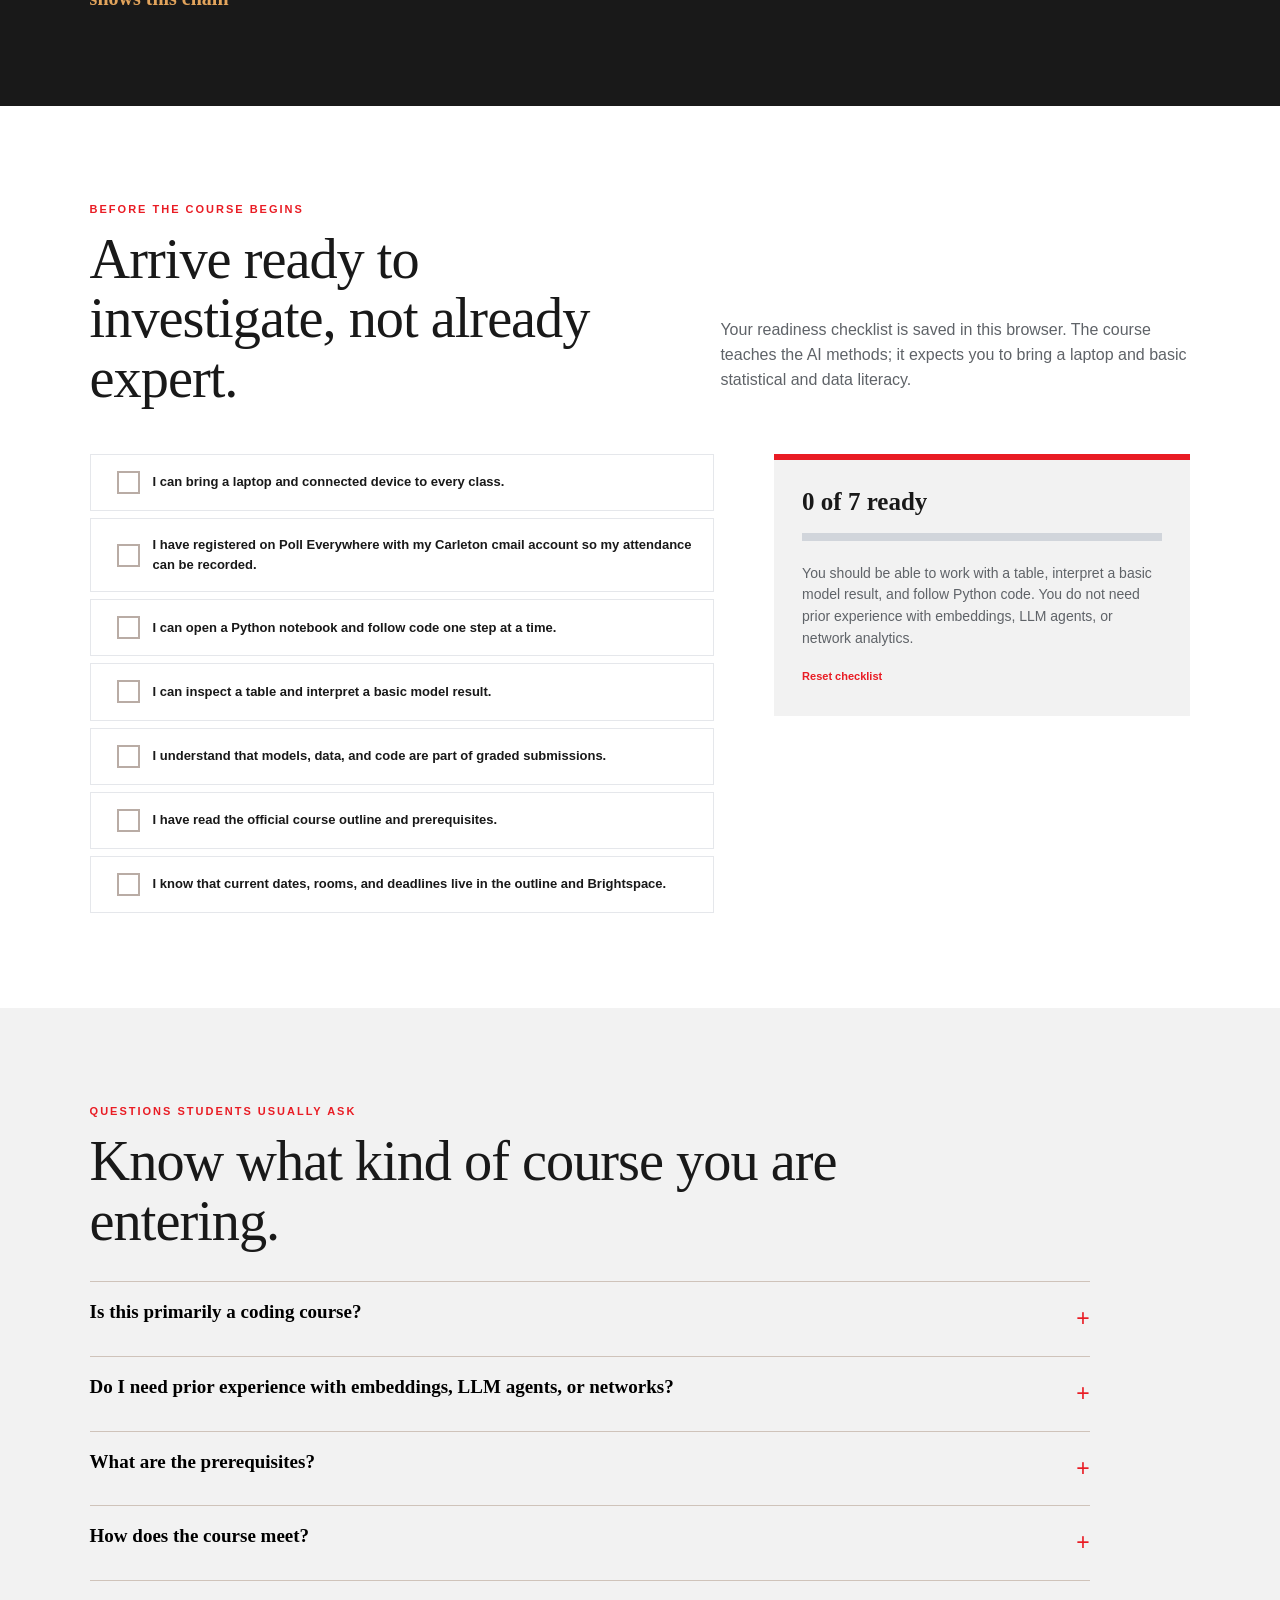
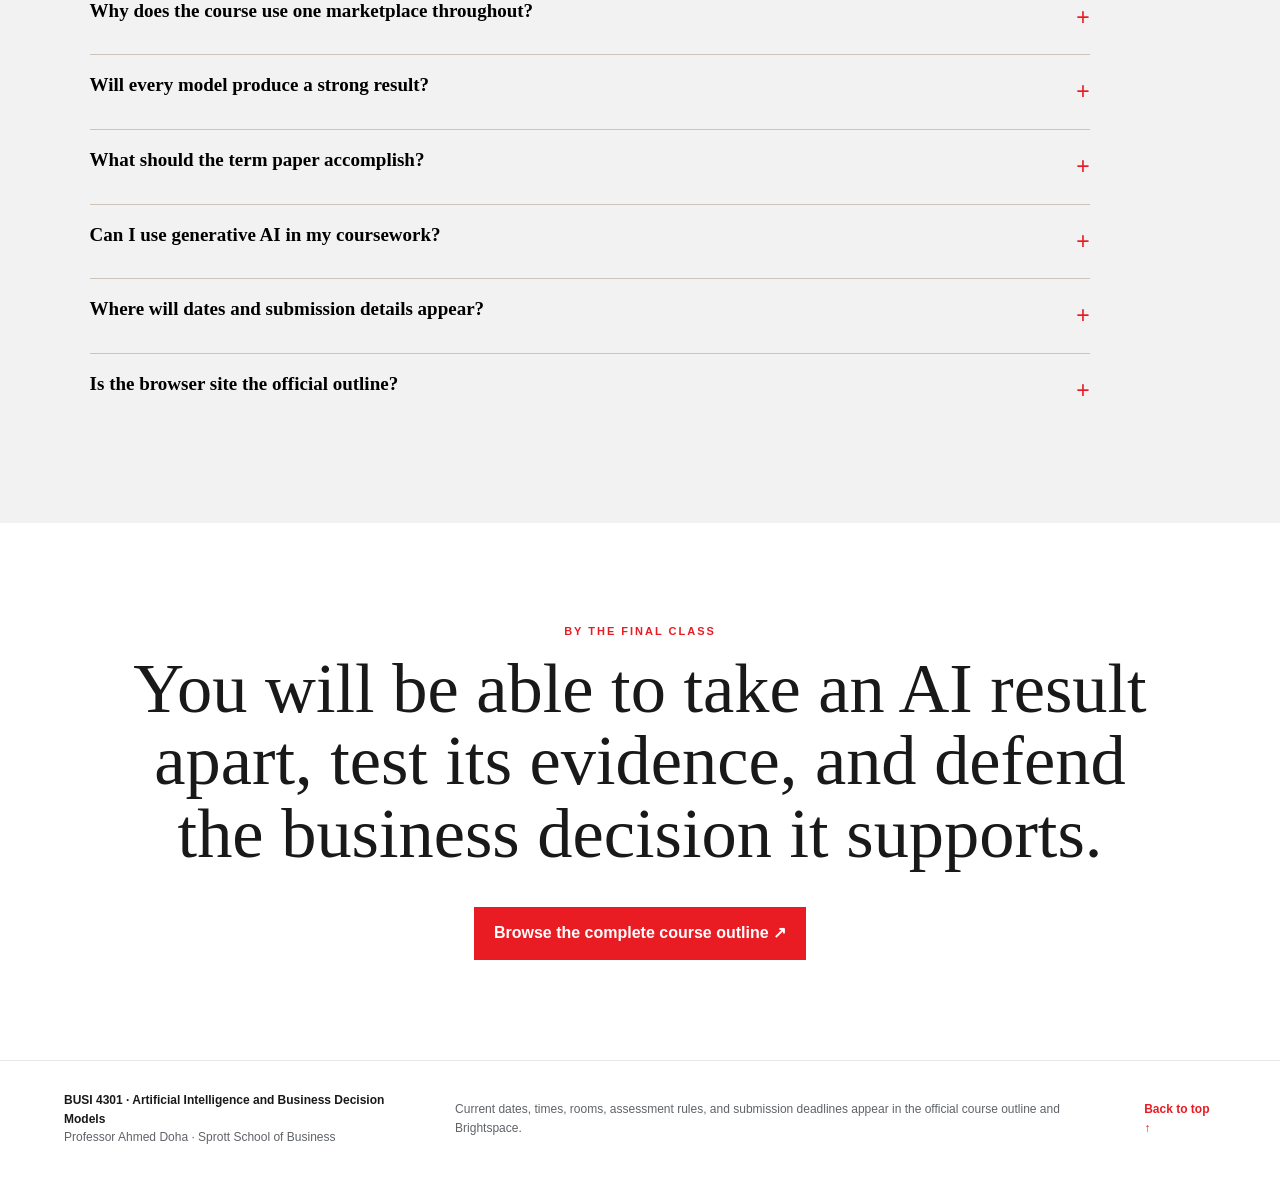
<file: courses/applied-ai-and-business-decision-models/index.html>
<!doctype html>
<html lang="en">
<head>
  <meta charset="utf-8">
  <meta name="viewport" content="width=device-width,initial-scale=1">
  <meta name="description" content="Student guide to BUSI 4301, Artificial Intelligence and Business Decision Models.">
  <title>BUSI 4301: AI &amp; Business Decision Models</title>
  <link rel="icon" type="image/png" sizes="32x32" href="assets/sprott-favicon.png">
  <link rel="stylesheet" href="assets/style.css?v=20260904b">
  <link rel="stylesheet" href="assets/calendar.css?v=20260904b">
  <link rel="stylesheet" href="assets/development.css?v=20260904b">
  <link rel="stylesheet" href="assets/student-shell.css?v=20260904b">
  <!-- Privacy-friendly analytics by Plausible: cookieless, no personal data,
       so no consent banner is required. -->
  <script defer src="https://plausible.io/js/pa-hrSn4Qwof1GA8uA8lwDJr.js"></script>
  <script>
    window.plausible=window.plausible||function(){(plausible.q=plausible.q||[]).push(arguments)},plausible.init=plausible.init||function(i){plausible.o=i||{}};
    plausible.init()
  </script>
</head>
<body>
  <header class="site-header">
    <a class="identity" href="#top" aria-label="Sprott School of Business at Carleton University"><div class="institution-lockup"><img src="assets/carleton-logo.svg" alt="Carleton University"><i aria-hidden="true"></i><b>Sprott<small>School of Business</small></b></div></a>
    <nav aria-label="Course sections"><a href="#journey">How it works</a><a href="#semester">13 Classes</a><a href="#materials">Material</a><a href="#assessment">Assessment</a><a href="#start">Get Ready</a><a href="#questions">FAQ</a></nav>
    <a class="outline-link" href="downloads/BUSI-4301-Course-Outline.pdf" target="_blank" rel="noopener">Official outline ↗</a>
  </header>

  <main id="top">
    <section class="hero">
      <div class="hero-copy">
        <p class="eyebrow">BUSI 4301 · undergraduate AI decision course</p>
        <h1 class="course-title"><span>Artificial Intelligence</span><em>and Business Decision Models</em></h1>
        <h2 class="hero-promise">Understand customers. Predict outcomes. Build AI agents. Map markets.</h2>
        <p class="hero-lead">One real marketplace carries you through four cycles: representing customer language, measuring business outcomes, building grounded LLM and agent systems, and analyzing market networks.</p>
        <div class="hero-actions"><button data-scroll="journey">See how the course works</button><a href="#start">What should I prepare?</a></div>
      </div>
      <div class="hero-proof" aria-label="Course at a glance">
        <p>One continuous case</p>
        <div class="proof-number"><b>4</b><span>AI decision<br>cycles</span></div>
        <div class="proof-line"></div>
        <div class="proof-number"><b>13</b><span>complete<br>classes</span></div>
        <small>4,000 businesses · 72,785 reviews · one connected marketplace</small>
      </div>
    </section>

    <section class="promise-strip"><p><b>The course journey</b> From data and AI to business decision-making</p></section>

    <section id="journey" class="section journey">
      <div class="section-head">
        <div><p class="eyebrow">One decision rhythm across four cycles</p><h2>First understand it. Then use it. Then test the decision.</h2></div>
        <p>Every cycle begins with a business decision, moves into real Yelp evidence, and tests what the result permits a manager to do.</p>
      </div>
      <div class="three-class-label"><span>The Cycle Rhythm</span><p>Cycles 1 and 2 use three classes; Cycles 3 and 4 concentrate the same analytical rhythm into two.</p></div>
      <div class="rhythm">
        <article><span>Step 1</span><h3>Learn + frame</h3><p>Build the method from first principles, connect it to business questions, and define what a valid result would require.</p><b>You leave with an evidence target and decision frame.</b></article>
        <i aria-hidden="true">→</i>
        <article><span>Step 2</span><h3>Execute + interpret</h3><p>Manipulate the real data and model, inspect what moves, and translate the result into a managerial choice.</p><b>You leave with worked evidence and a bounded recommendation.</b></article>
        <i aria-hidden="true">→</i>
        <article><span>Step 3</span><h3>Challenge + decide</h3><p>Change a consequential assumption, evaluate robustness, and revise or withdraw the recommendation.</p><b>You leave with an audited decision and its limits.</b></article>
      </div>
    </section>

    <section class="section cycles-section">
      <div class="section-head compact"><div><p class="eyebrow">The four cycles</p><h2>Four ways business traces become AI evidence.</h2></div><p>Select a cycle to see its decision question, data, methods, and what you will produce.</p></div>
      <div class="cycle-interface"><nav id="cycleTabs" class="cycle-tabs" aria-label="Course cycles"></nav><article id="cyclePanel" class="cycle-panel"></article></div>
    </section>

    <section id="materials" class="section materials-section">
      <div class="section-head"><div><p class="eyebrow">Your course materials</p><h2>One library-accessible methods stack for four AI cycles.</h2></div><p>There is no required textbook purchase. These books are available at no additional cost through Carleton University Library’s institutional O’Reilly access. Brightspace will identify the exact selections for each class.</p></div>
      <div class="materials-grid">
        <article class="material-card featured"><div class="material-top"><span>Required · Cycles 1 and 3</span><b>Representation, LLMs &amp; Agents</b></div><h3>Hands-On Large Language Models</h3><p class="material-citation">Jay Alammar &amp; Maarten Grootendorst · O’Reilly · 2024</p><p>Our main guide to embeddings, text classification, clustering, prompting, retrieval, and controlled language-model systems.</p><small>Selected Chapters 1–8, assigned by topic</small><a href="https://www.oreilly.com/library/view/hands-on-large-language/9781098150952/" target="_blank" rel="noopener">View in O’Reilly ↗</a></article>
        <article class="material-card"><div class="material-top"><span>Required · Foundations and Cycle 2</span><b>Business analytics &amp; measurement</b></div><h3>Business Analytics with Python</h3><p class="material-citation">Bowei Chen &amp; Gerhard Kling · Kogan Page · 2025</p><p>Supports the business-analytics workflow, Python foundations, data preparation, supervised learning, and model interpretation.</p><small>Selected Chapters 1, 4, 5, 7, 8, 10, and 11</small><a href="https://www.oreilly.com/library/view/business-analytics-with/9781398617278/" target="_blank" rel="noopener">View in O’Reilly ↗</a></article>
        <article class="material-card"><div class="material-top"><span>Required · Cycle 4</span><b>Networks</b></div><h3>Network Science</h3><p class="material-citation">Carlos Andre Reis Pinheiro · Wiley · 2022</p><p>Provides the concepts and business applications behind network construction, communities, centrality, similarity, and market structure.</p><small>Selected Chapters 1–3 and 5</small><a href="https://www.oreilly.com/library/view/network-science/9781119898917/" target="_blank" rel="noopener">View in O’Reilly ↗</a></article>
        <article class="material-card optional"><div class="material-top"><span>Optional advanced extension</span><b>Graph Neural Networks</b></div><h3>Graph Neural Networks in Action</h3><p class="material-citation">Namid Stillman &amp; Keita Broadwater · Manning · 2025</p><p>An optional bridge from classical network analysis to learned graph representations for students who want to extend the Cycle 4 work.</p><small>Selected Chapters 1–2</small><a href="https://www.oreilly.com/library/view/graph-neural-networks/9781617299056/" target="_blank" rel="noopener">View in O’Reilly ↗</a></article>
      </div>
      <p class="materials-access"><b>How to open the books:</b> sign in through the Carleton University Library, open the O’Reilly database, and search by title. Library authentication is required off campus.</p>
    </section>

    <section id="semester" class="section semester-section">
      <div class="section-head"><div><p class="eyebrow">Your semester</p><h2>Thirteen classes form one decision lifecycle.</h2></div><p>Eleven instructional classes build the evidence chain; two presentation classes let teams defend it. Open any class to see what happens, how to arrive, and what you will carry forward.</p></div>
      <div id="classFilters" class="filters"></div>
      <div id="classGrid" class="class-grid"></div>
    </section>

    <section id="assessment" class="section assessment-section">
      <div class="section-head"><div><p class="eyebrow">How your work is assessed</p><h2>Assessment rewards applied analysis and a defensible business decision.</h2></div><p>Assignments build your method practice. The term paper asks you to integrate a business problem, appropriate data, executable AI analysis, interpretation, and evidence boundaries.</p></div>
      <div class="assessment-layout"><div class="assessment-meter"><div class="meter-inner"><b id="selectedWeight">10%</b><span id="selectedLabel">Attendance</span></div></div><div id="assessmentList" class="assessment-list"></div><article id="assessmentDetail" class="assessment-detail"></article></div>
      <div class="development-head"><p class="eyebrow">Your analytical development across the four cycles</p><h3>Each cycle adds a new object to the same evidence discipline.</h3><p>You will become more independent in specifying what the model consumes, produces, and licenses a manager to decide.</p></div>
      <div class="independence">
        <div><small>Cycle 1 · Representation</small><b>Construct analyzable meaning</b><p>Turn customer language into features and semantic positions, then test whether the representation preserves the distinction the decision needs.</p></div><i>→</i>
        <div><small>Cycle 2 · Measurement</small><b>Connect prediction to action</b><p>Define targets and timing, compare errors, choose thresholds, and explain what a performance score does—and does not—say.</p></div><i>→</i>
        <div><small>Cycle 3 · LLMs &amp; Agents</small><b>Control an evidence system</b><p>Specify retrieval, prompts, tools, evaluator, eligibility rules, and stopping behavior so that a fluent answer cannot outrun its evidence.</p></div><i>→</i>
        <div><small>Cycle 4 · Networks</small><b>Reason with relationships</b><p>Define nodes and edges, interpret communities and centrality, and test whether a market-positioning decision survives another valid graph construction.</p></div>
      </div>
    </section>

    <section class="section evidence-section">
      <div class="evidence-copy"><p class="eyebrow">How to read any result in this course</p><h2>Show the chain from raw record to business action.</h2><p>Begin with the business decision. State what one row, review, score, answer, node, or edge means. Identify what the method constructed. Inspect examples and errors, test a plausible alternative, and only then make the recommendation.</p><p>A high score, polished answer, or attractive graph is not the conclusion. Your conclusion is the action the evidence supports under stated conditions—and the condition that would stop you from acting.</p></div>
      <div class="ladder" aria-label="Four links in the course evidence chain"><div><span>1</span><b>Define the decision<small>Who acts, on what unit, at what time, and with what cost if the decision is wrong?</small></b></div><div><span>2</span><b>Inspect the data<small>What was observed, selected, omitted, aggregated, or made unavailable?</small></b></div><div><span>3</span><b>Audit the construction<small>What representation, target, prompt, retrieval rule, edge, metric, or threshold created the result?</small></b></div><div><span>4</span><b>Bound the action<small>What survives a plausible alternative, what remains unknown, and when should the manager abstain?</small></b></div></div>
      <div class="evidence-summary"><b>Every strong submission shows this chain</b><span>Business decision → observed data → analytical construction → case evidence → alternative test → bounded action</span></div>
    </section>

    <section id="start" class="section start-section">
      <div class="section-head"><div><p class="eyebrow">Before the course begins</p><h2>Arrive ready to investigate, not already expert.</h2></div><p>Your readiness checklist is saved in this browser. The course teaches the AI methods; it expects you to bring a laptop and basic statistical and data literacy.</p></div>
      <div class="start-layout"><div id="checklist" class="checklist"></div><aside><b id="checkCount">0 of 7 ready</b><div class="check-progress"><span id="checkBar"></span></div><p>You should be able to work with a table, interpret a basic model result, and follow Python code. You do not need prior experience with embeddings, LLM agents, or network analytics.</p><button id="resetChecks">Reset checklist</button></aside></div>
    </section>

    <section id="questions" class="section faq-section"><div class="section-head compact"><div><p class="eyebrow">Questions students usually ask</p><h2>Know what kind of course you are entering.</h2></div></div><div id="faq" class="faq"></div></section>
    <section class="closing"><p class="eyebrow">By the final class</p><h2>You will be able to take an AI result apart, test its evidence, and defend the business decision it supports.</h2><a href="downloads/BUSI-4301-Course-Outline.pdf" target="_blank" rel="noopener">Browse the complete course outline ↗</a></section>
  </main>

  <footer><div><b>BUSI 4301 · Artificial Intelligence and Business Decision Models</b><span>Professor Ahmed Doha · Sprott School of Business</span></div><p>Current dates, times, rooms, assessment rules, and submission deadlines appear in the official course outline and Brightspace.</p><a href="#top">Back to top ↑</a></footer>
  <script src="assets/course-content.js"></script>
  <script src="assets/data.js"></script>
  <script src="assets/app.js"></script>
</body>
</html>
</file>
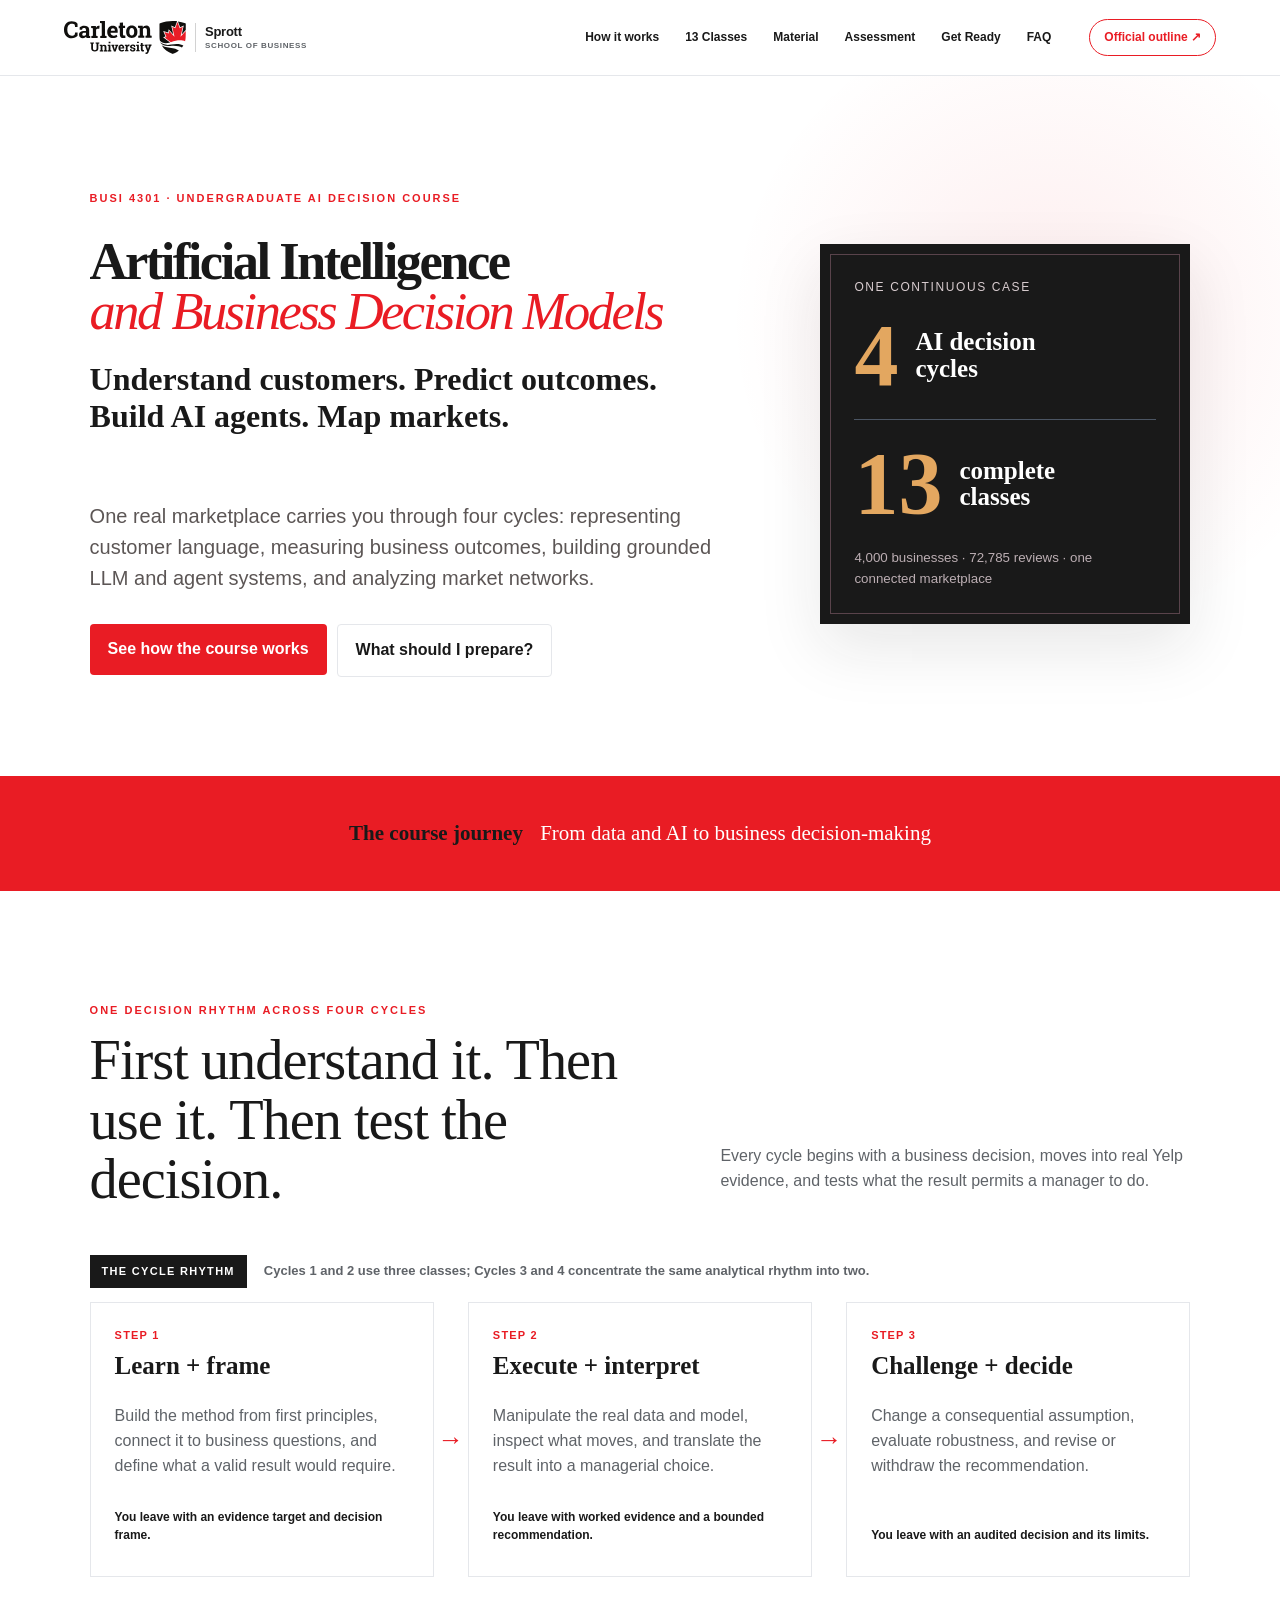
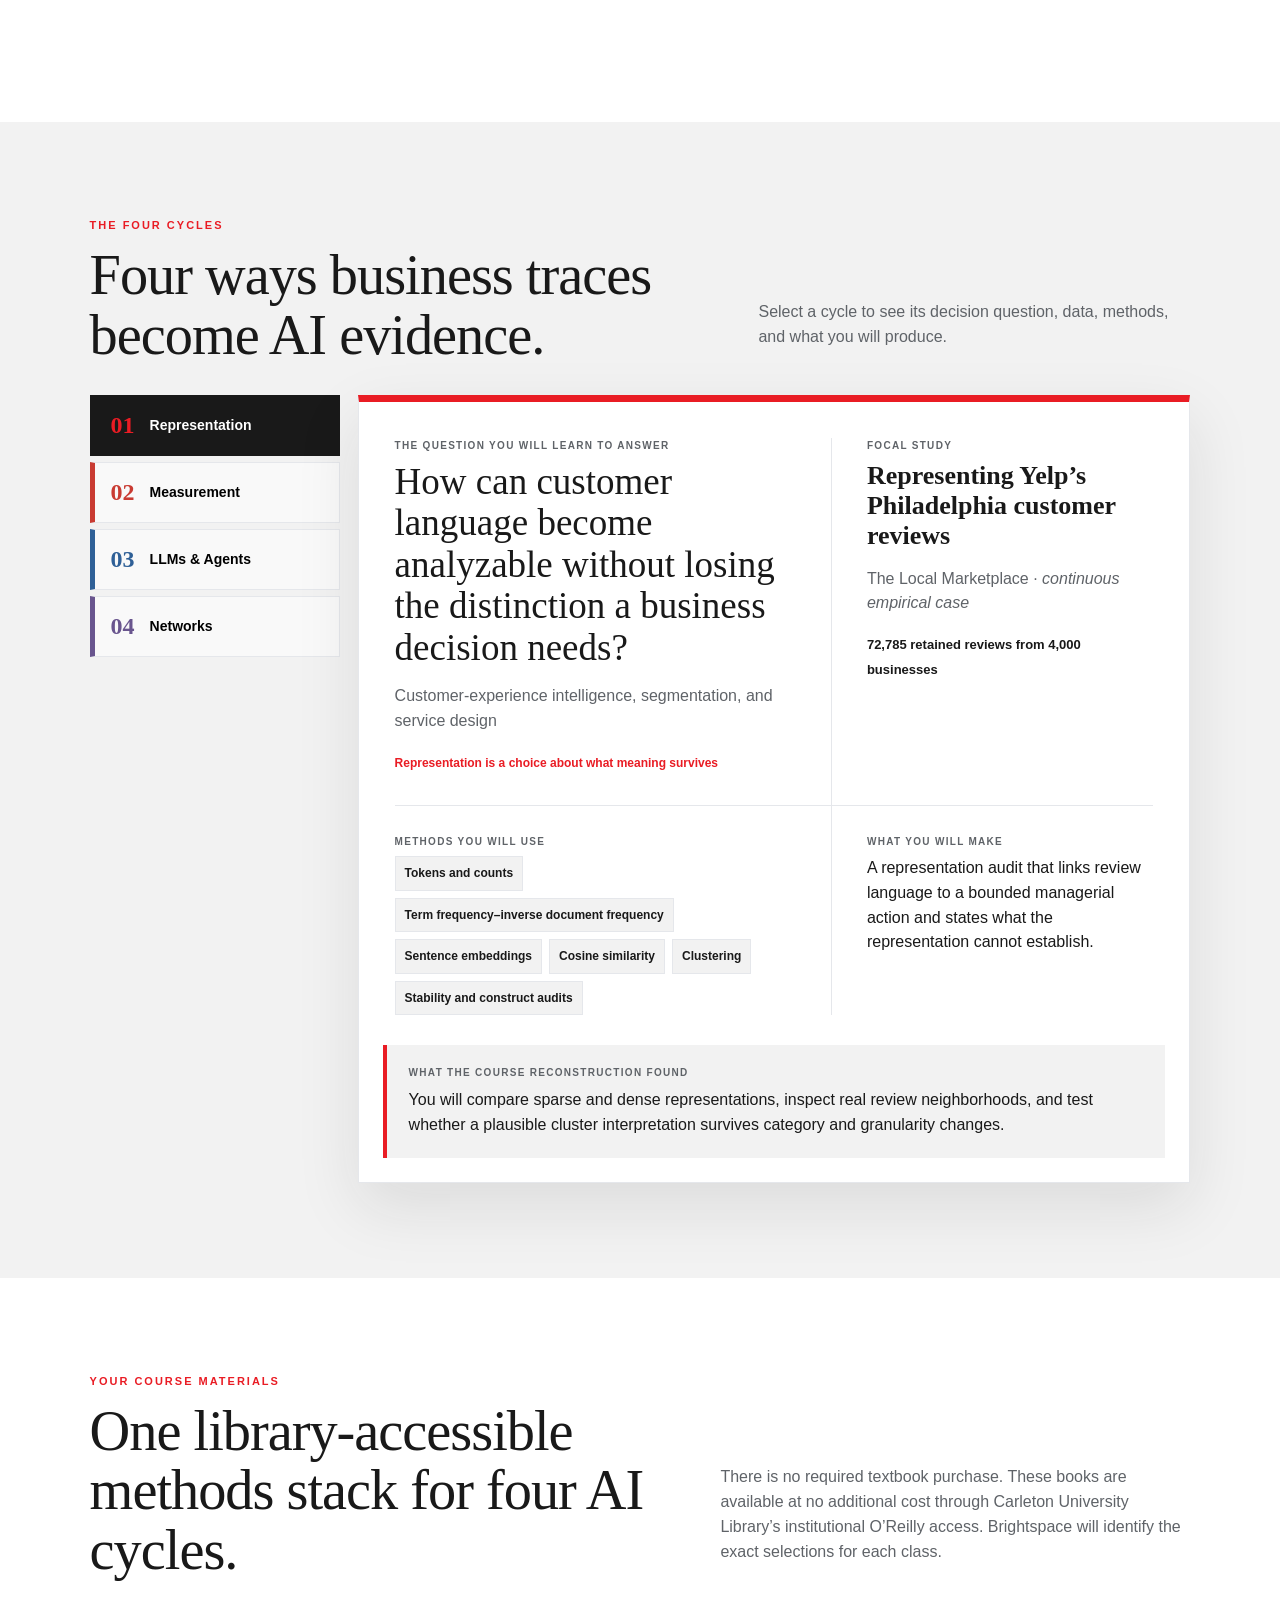
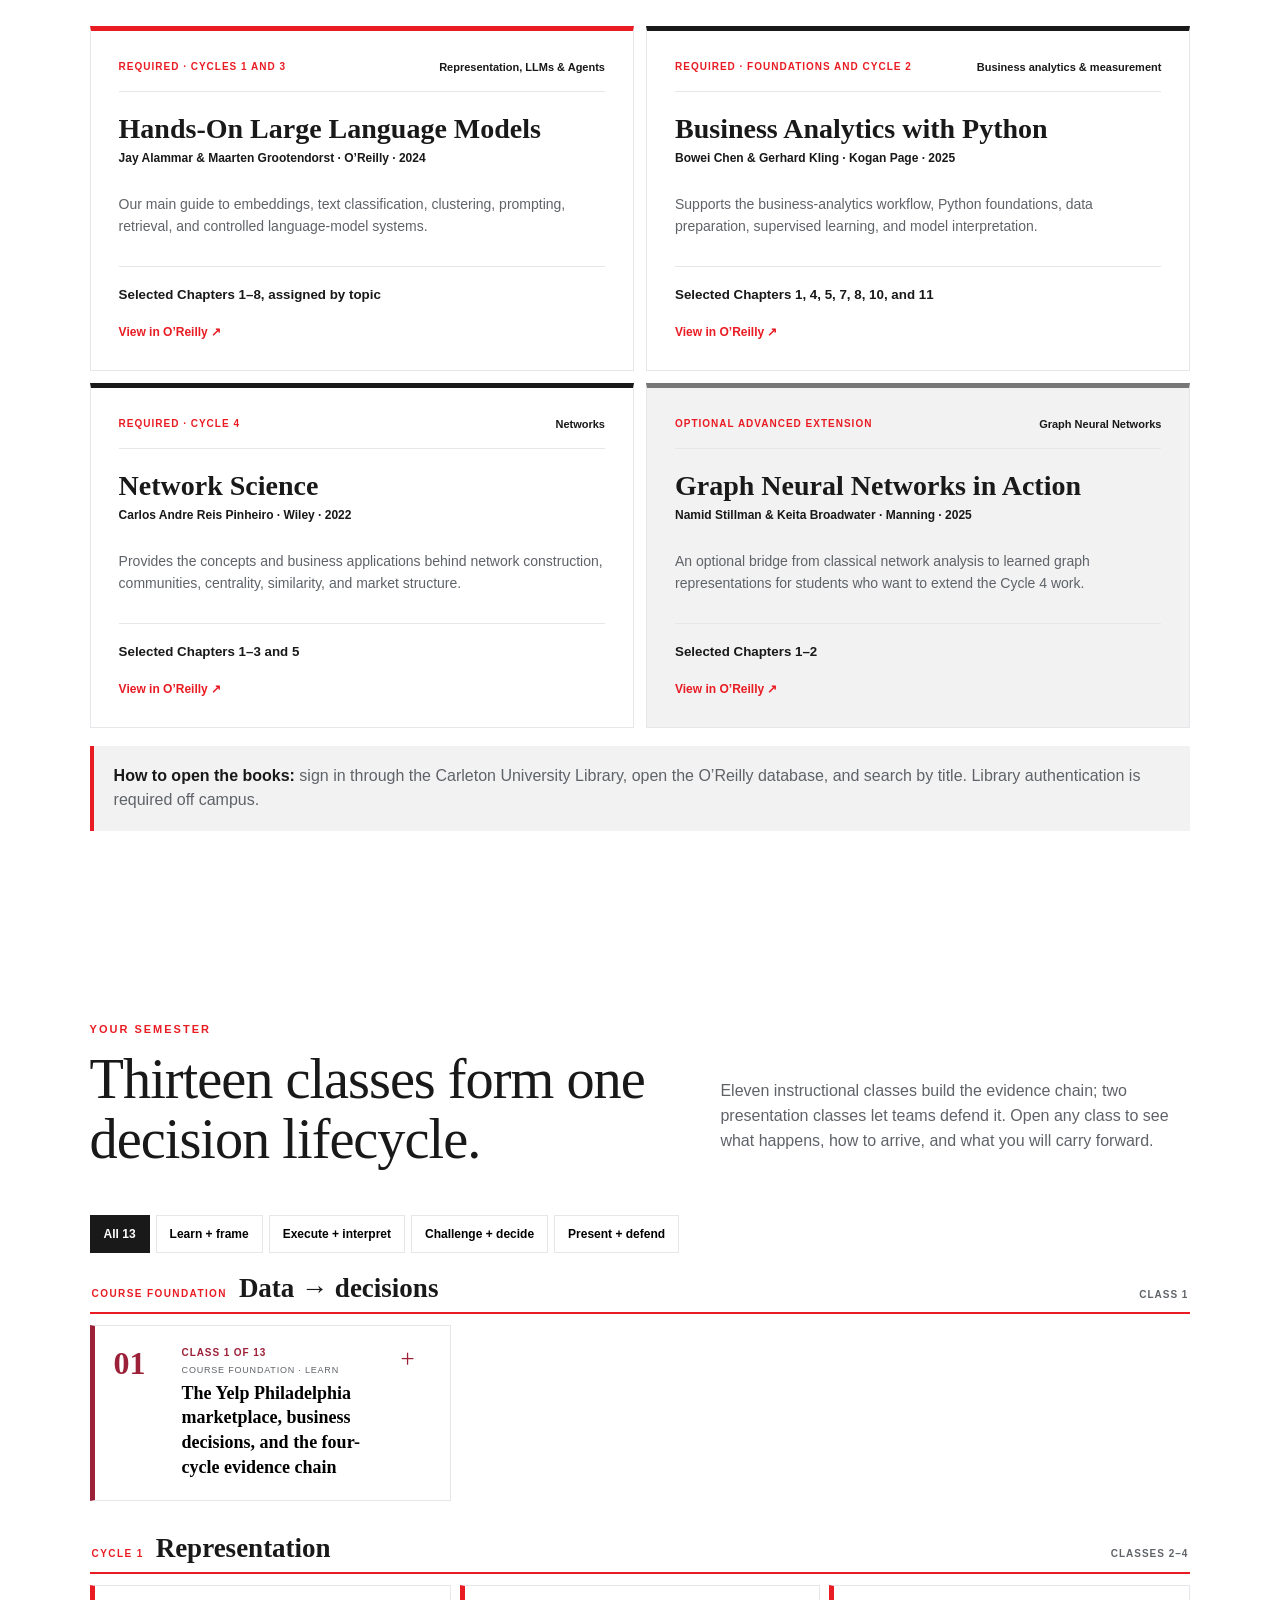
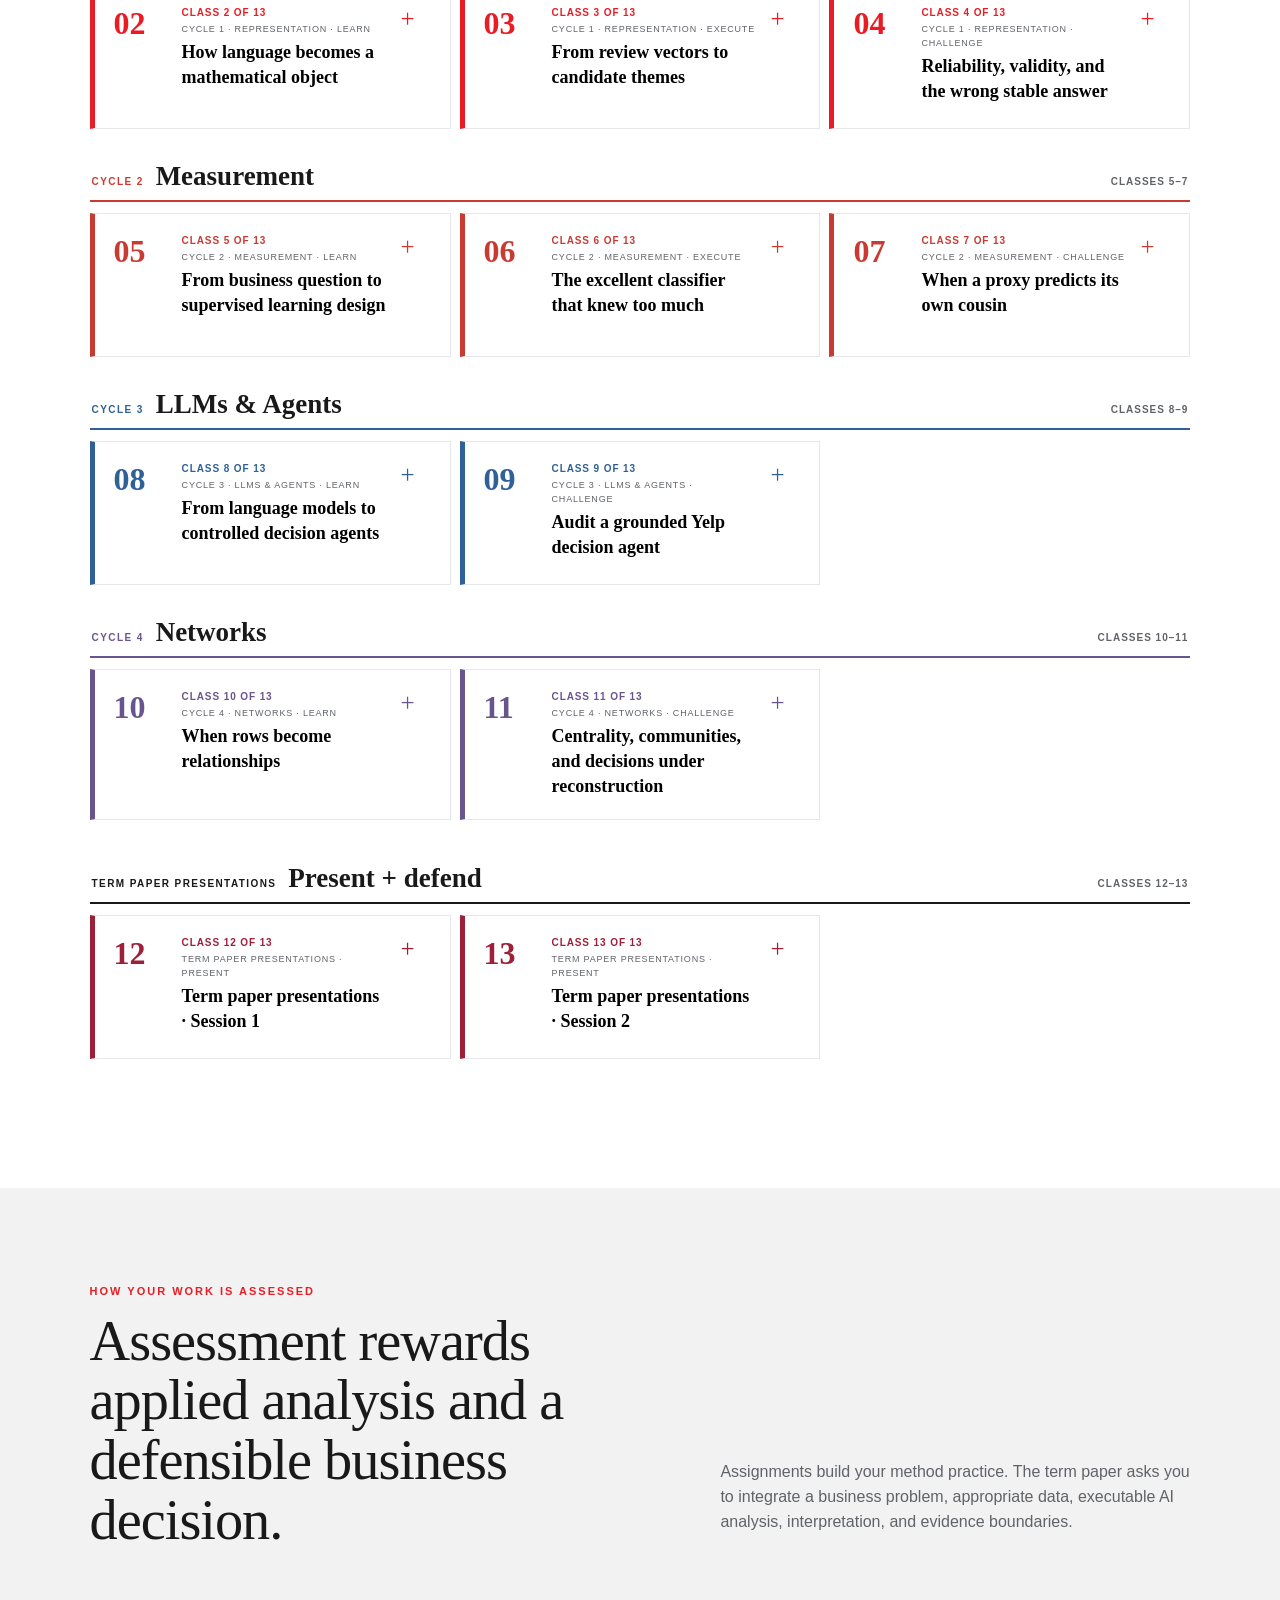
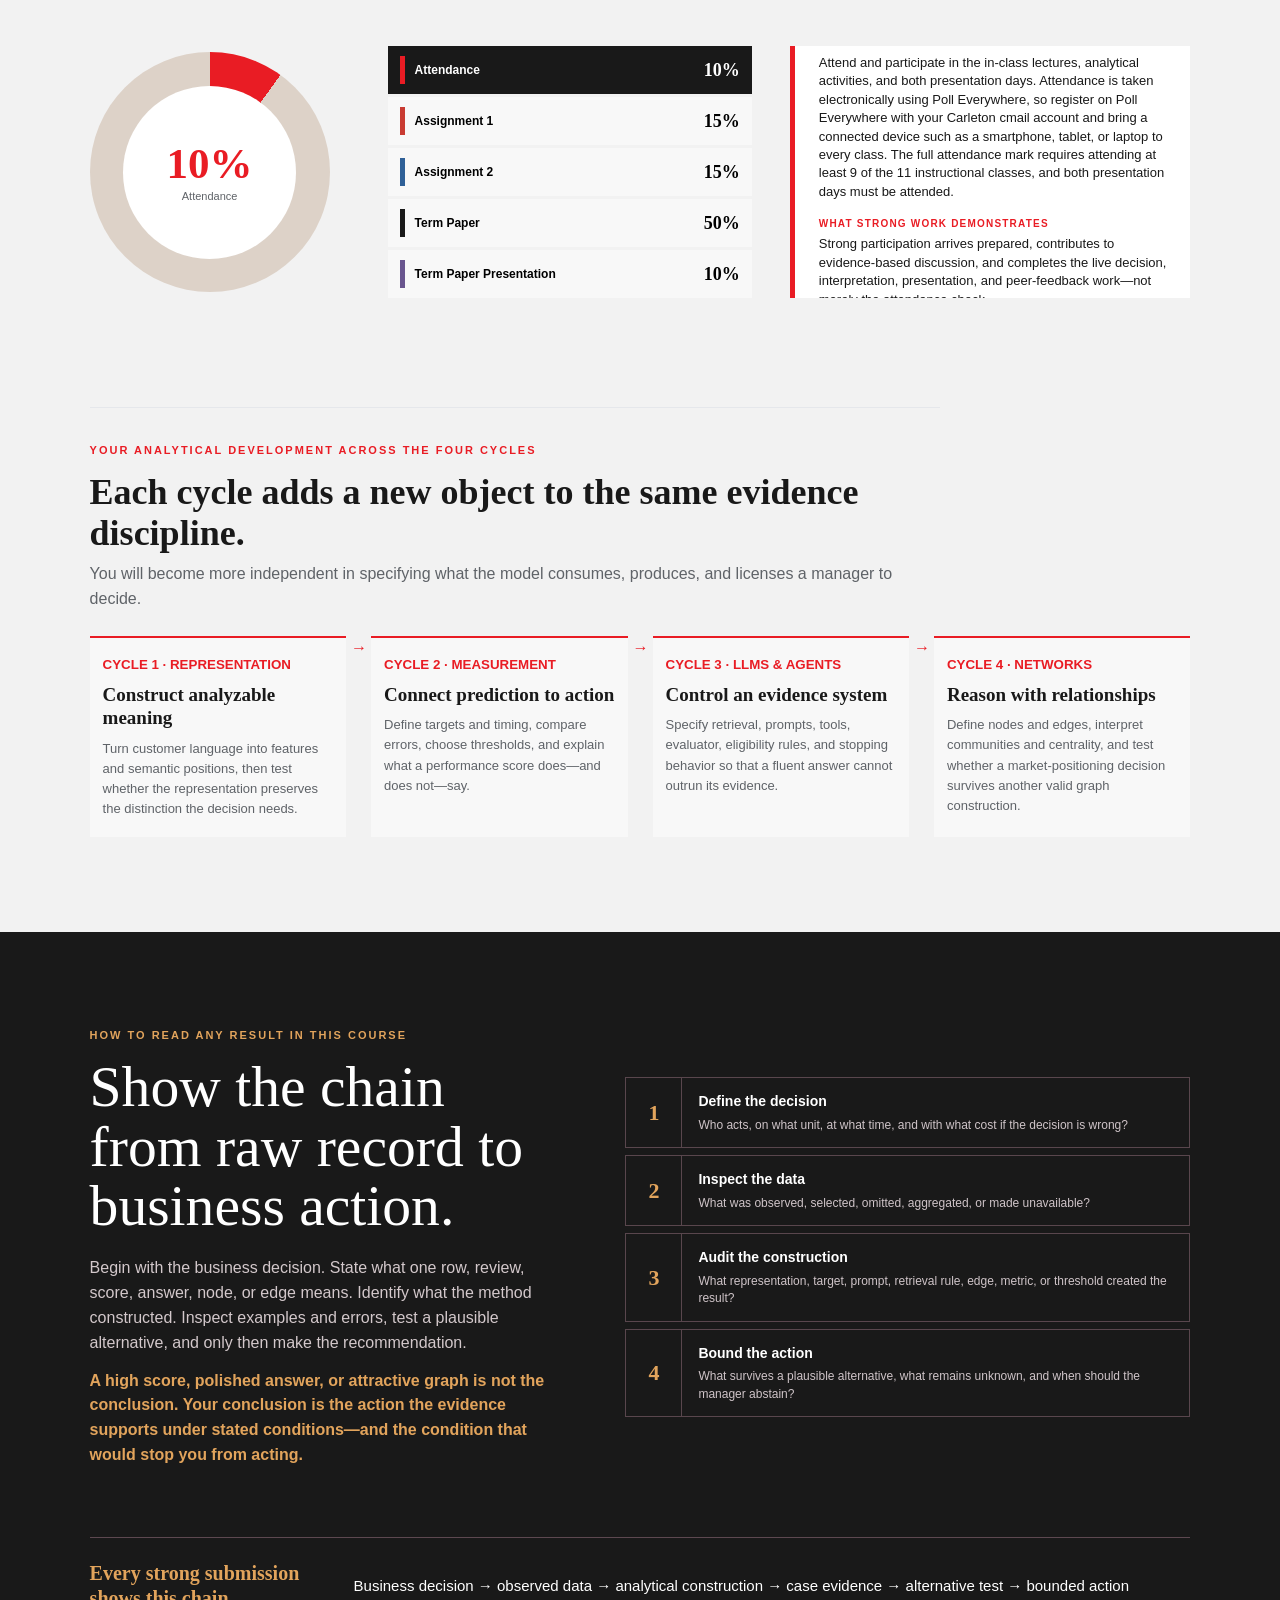
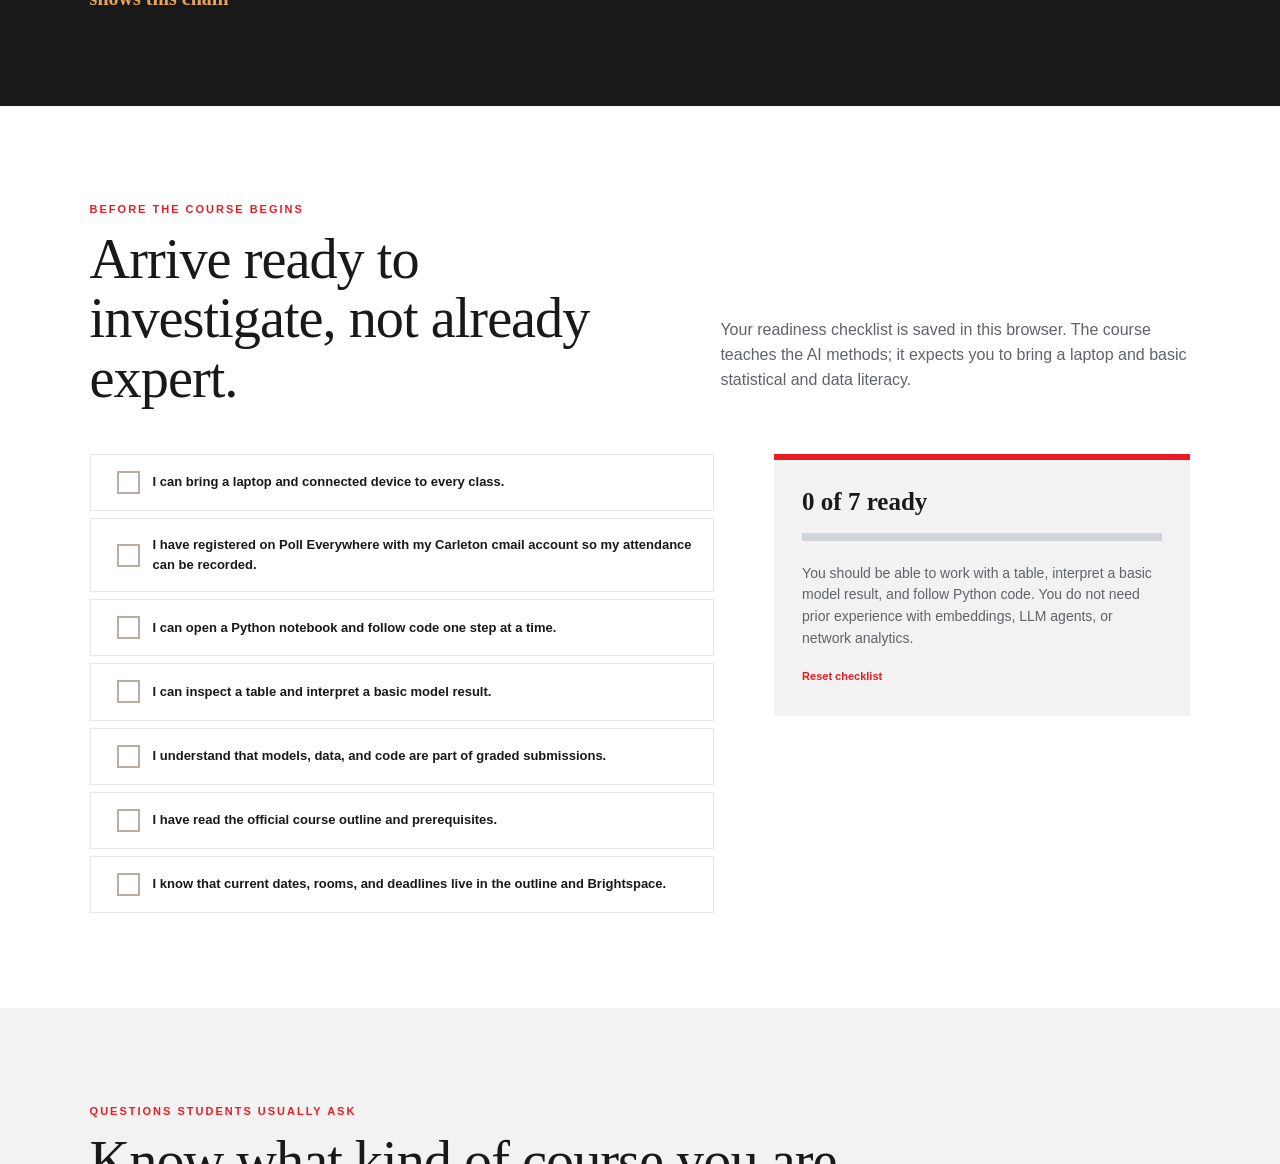
<file: courses/artificial-intelligence-and-business-decision-models/index.html>
<!doctype html>
<html lang="en">
  <head>
    <meta charset="utf-8">
    <title>Moved</title>
    <!-- This slug was live briefly and the sitemap naming it was submitted to
         Google, so the path is kept rather than left to 404. -->
    <link rel="canonical" href="https://ahmeddoha.com/courses/applied-ai-and-business-decision-models/">
    <meta http-equiv="refresh" content="0; url=/courses/applied-ai-and-business-decision-models/">
    <!-- Privacy-friendly analytics by Plausible: cookieless, no personal data,
       so no consent banner is required. -->
  <script defer src="https://plausible.io/js/pa-hrSn4Qwof1GA8uA8lwDJr.js"></script>
  <script>
    window.plausible=window.plausible||function(){(plausible.q=plausible.q||[]).push(arguments)},plausible.init=plausible.init||function(i){plausible.o=i||{}};
    plausible.init()
  </script>
</head>
  <body><p>This page has moved to <a href="/courses/applied-ai-and-business-decision-models/">its new address</a>.</p></body>
</html>
</file>
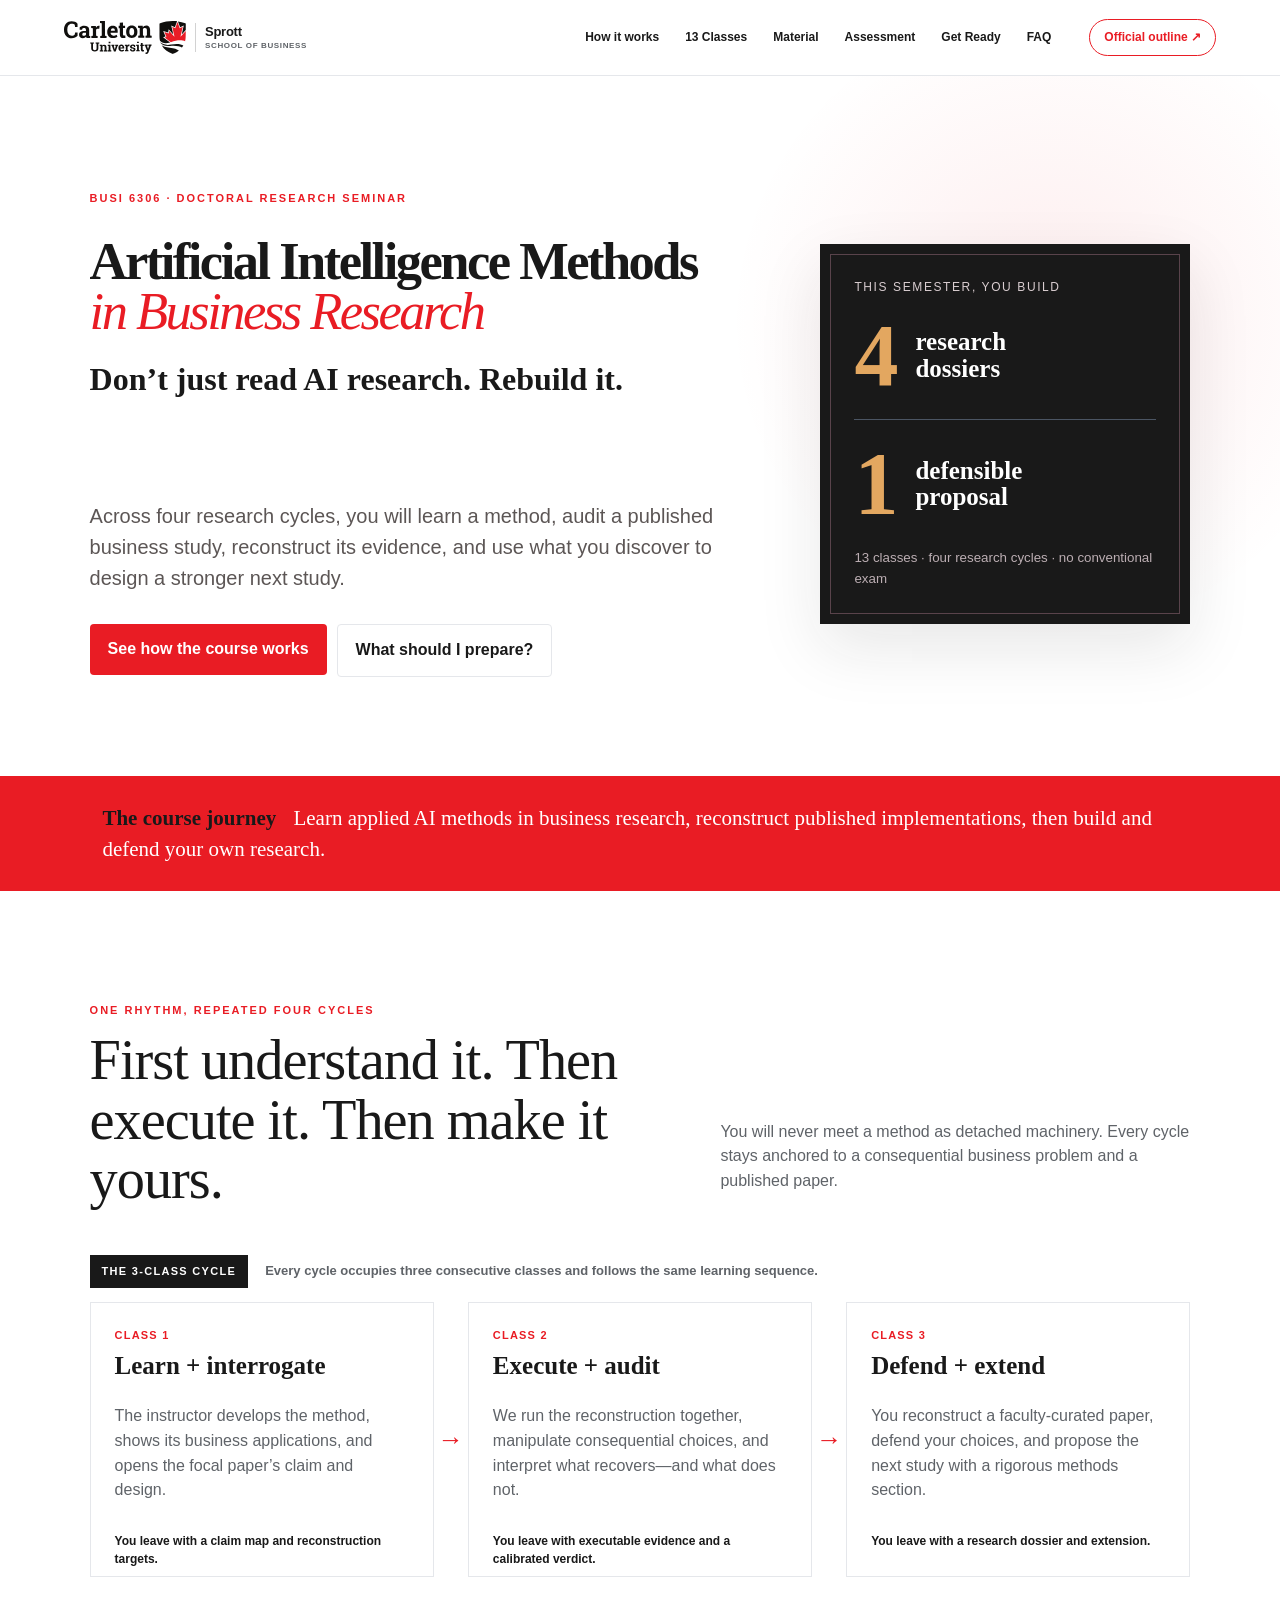
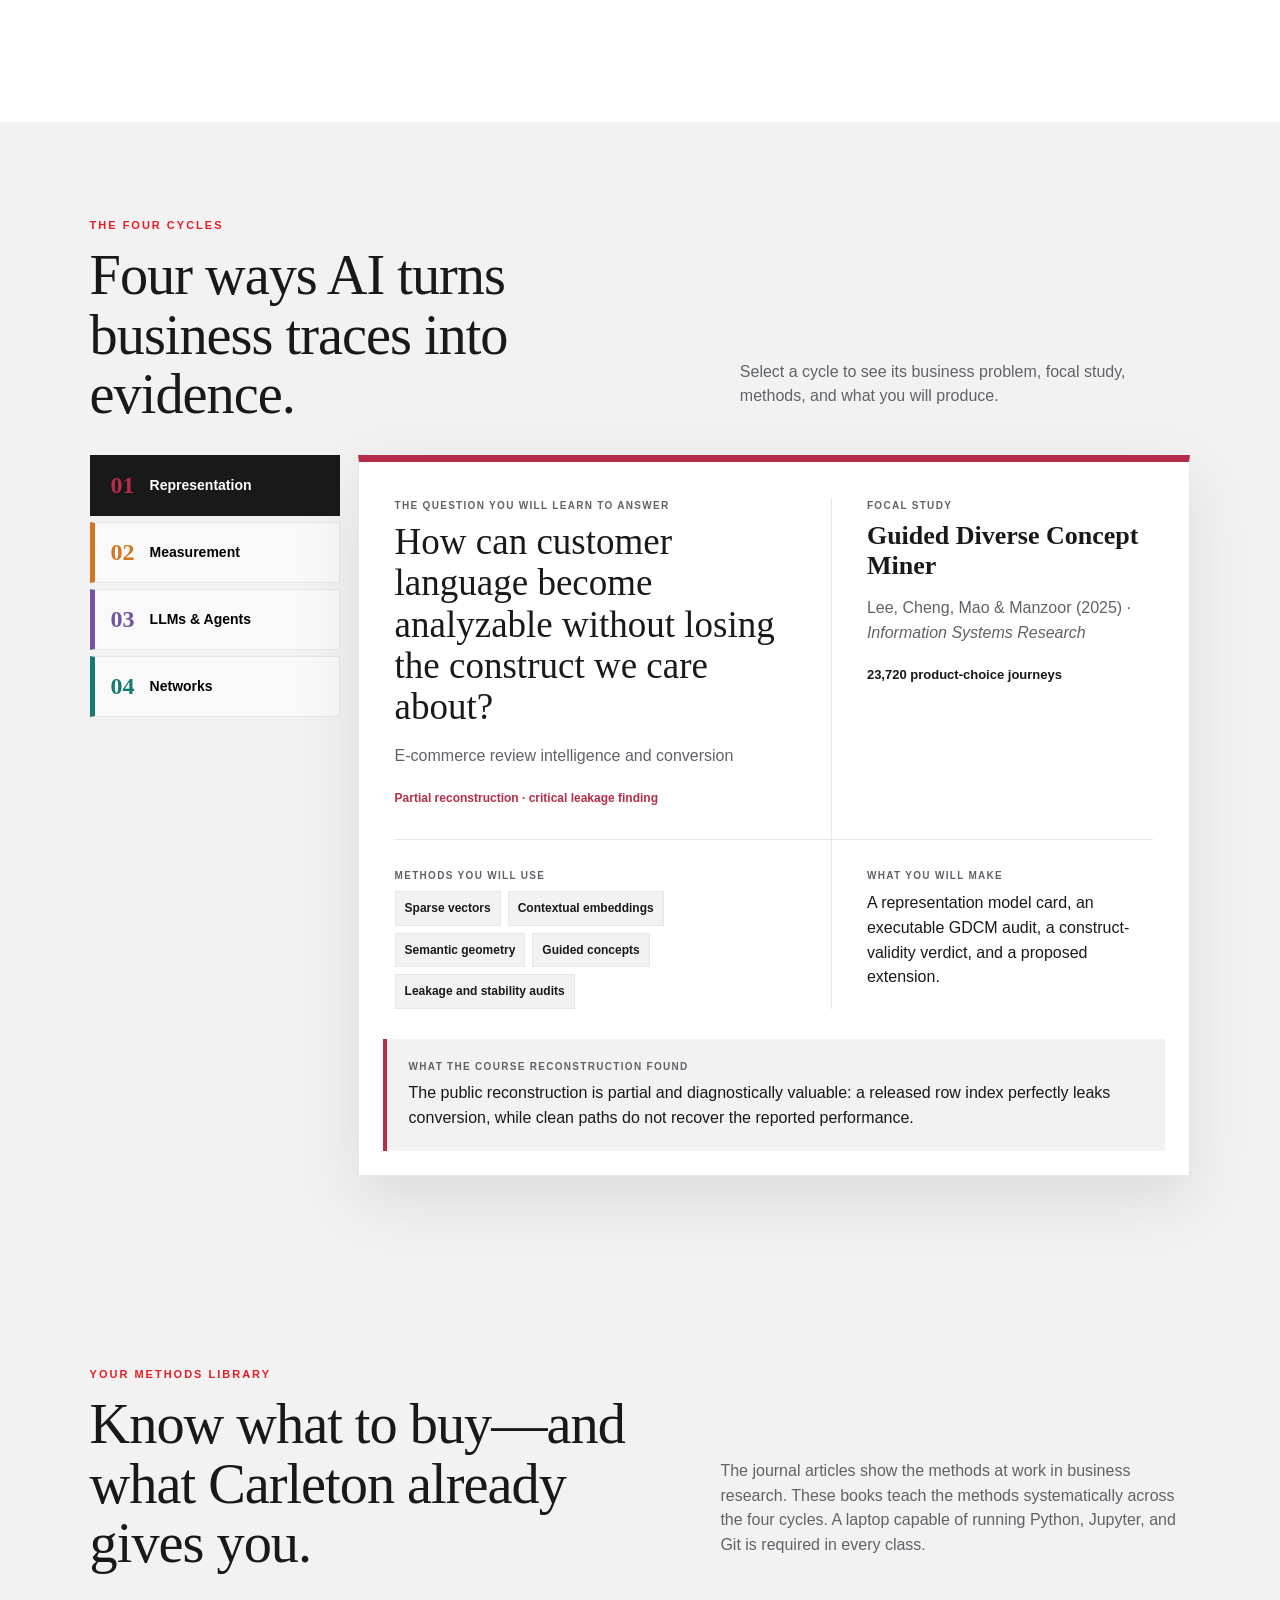
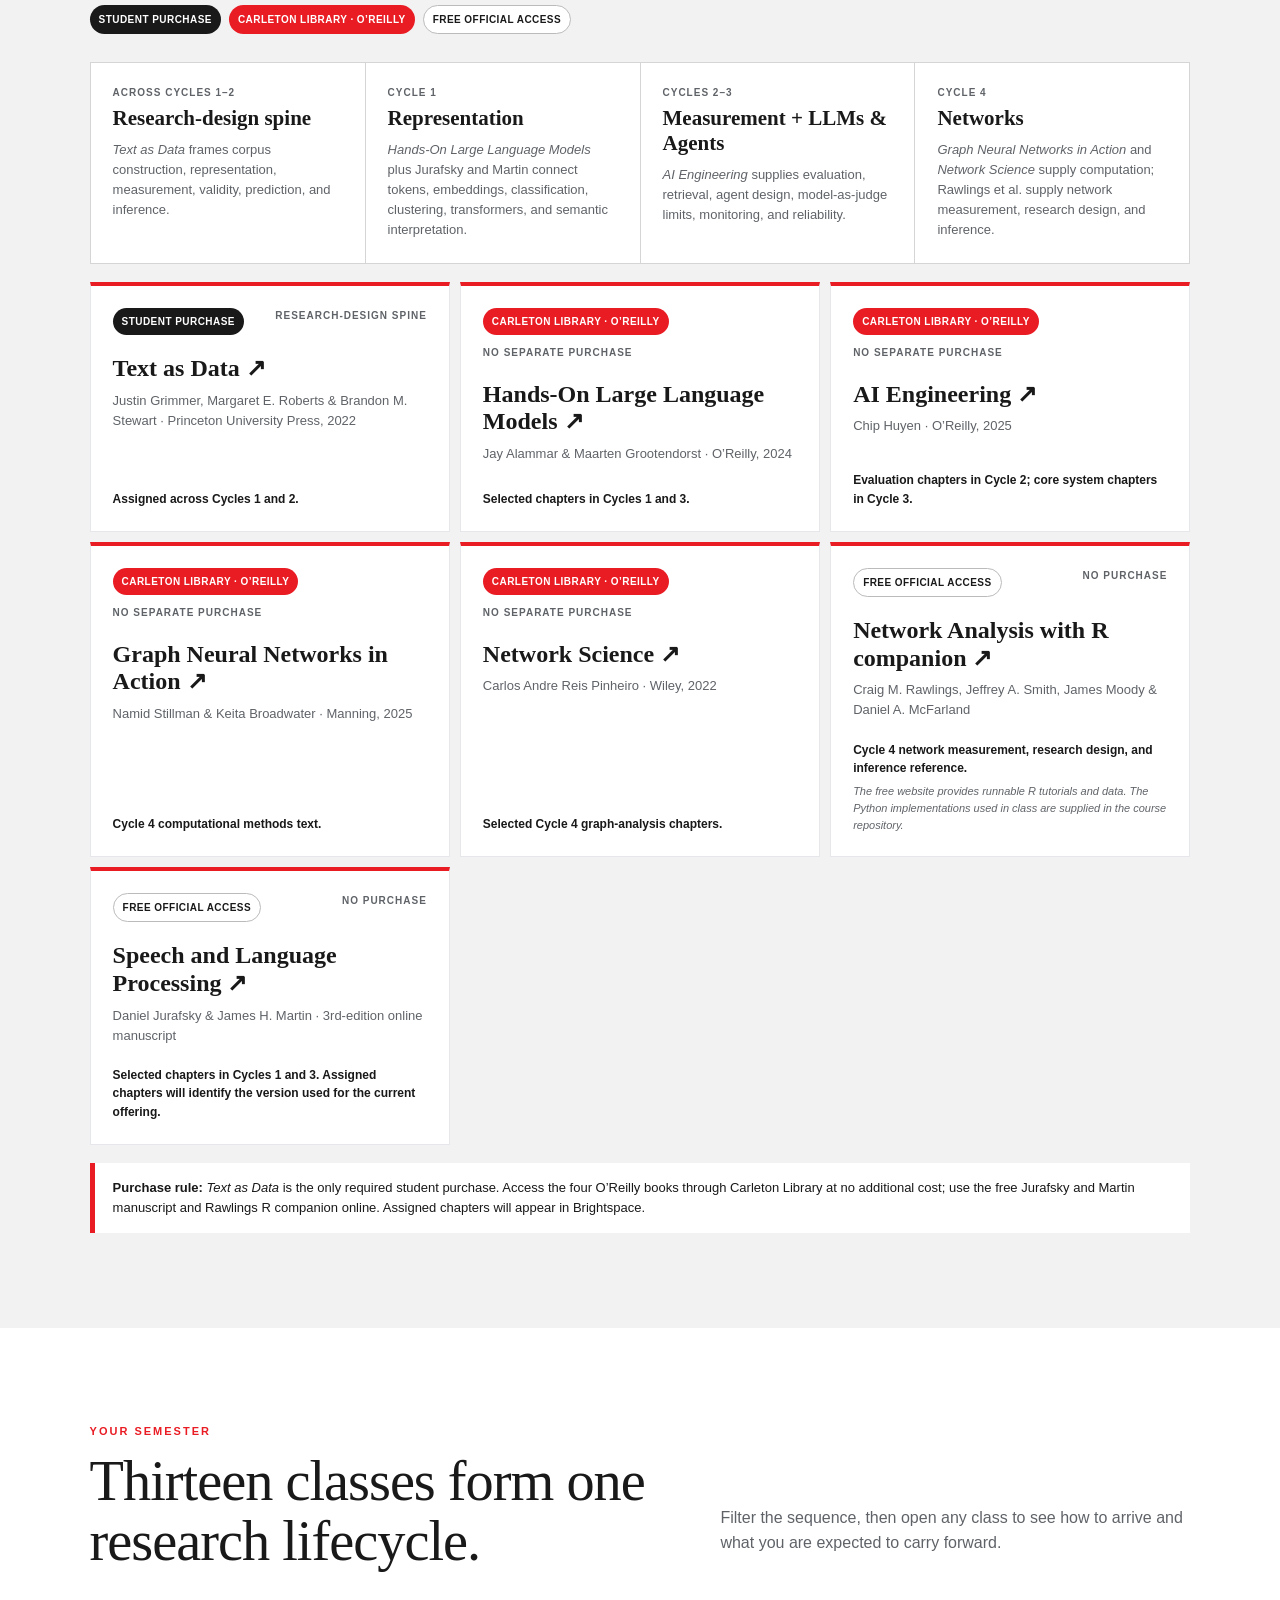
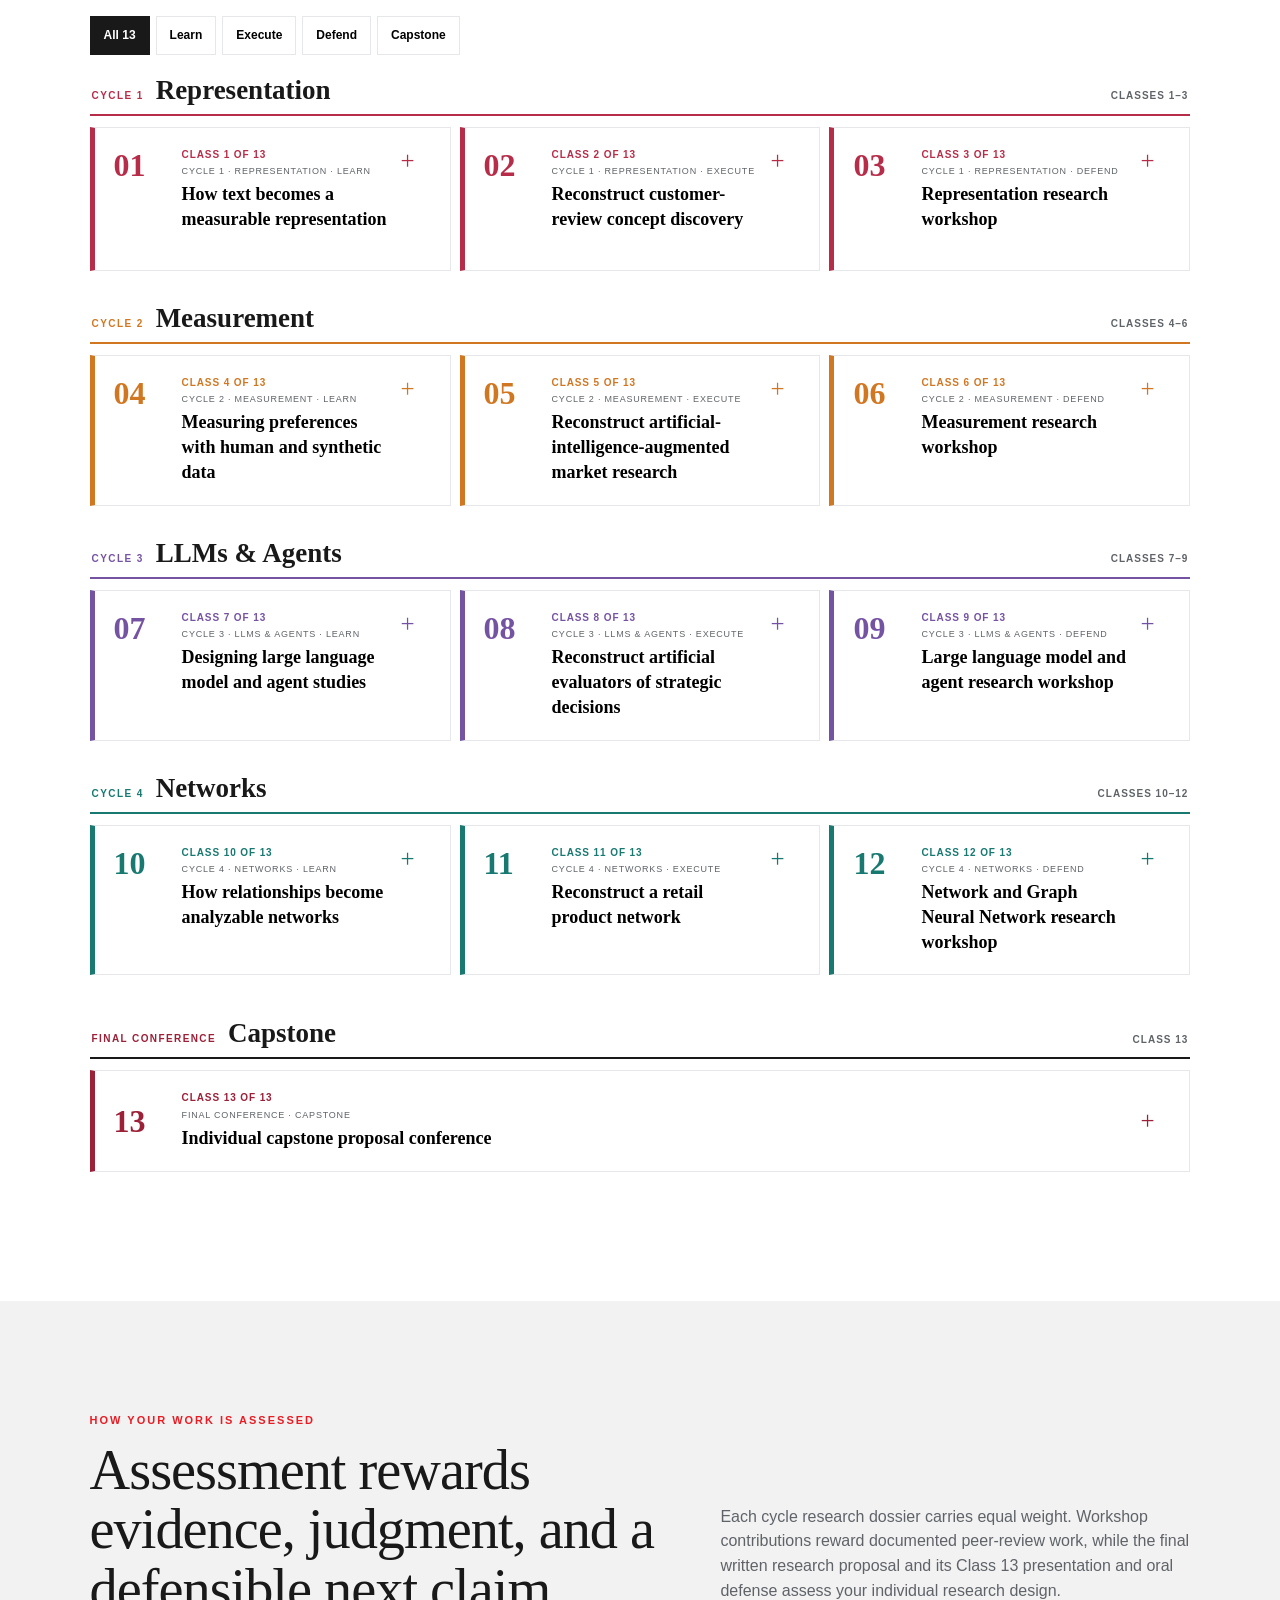
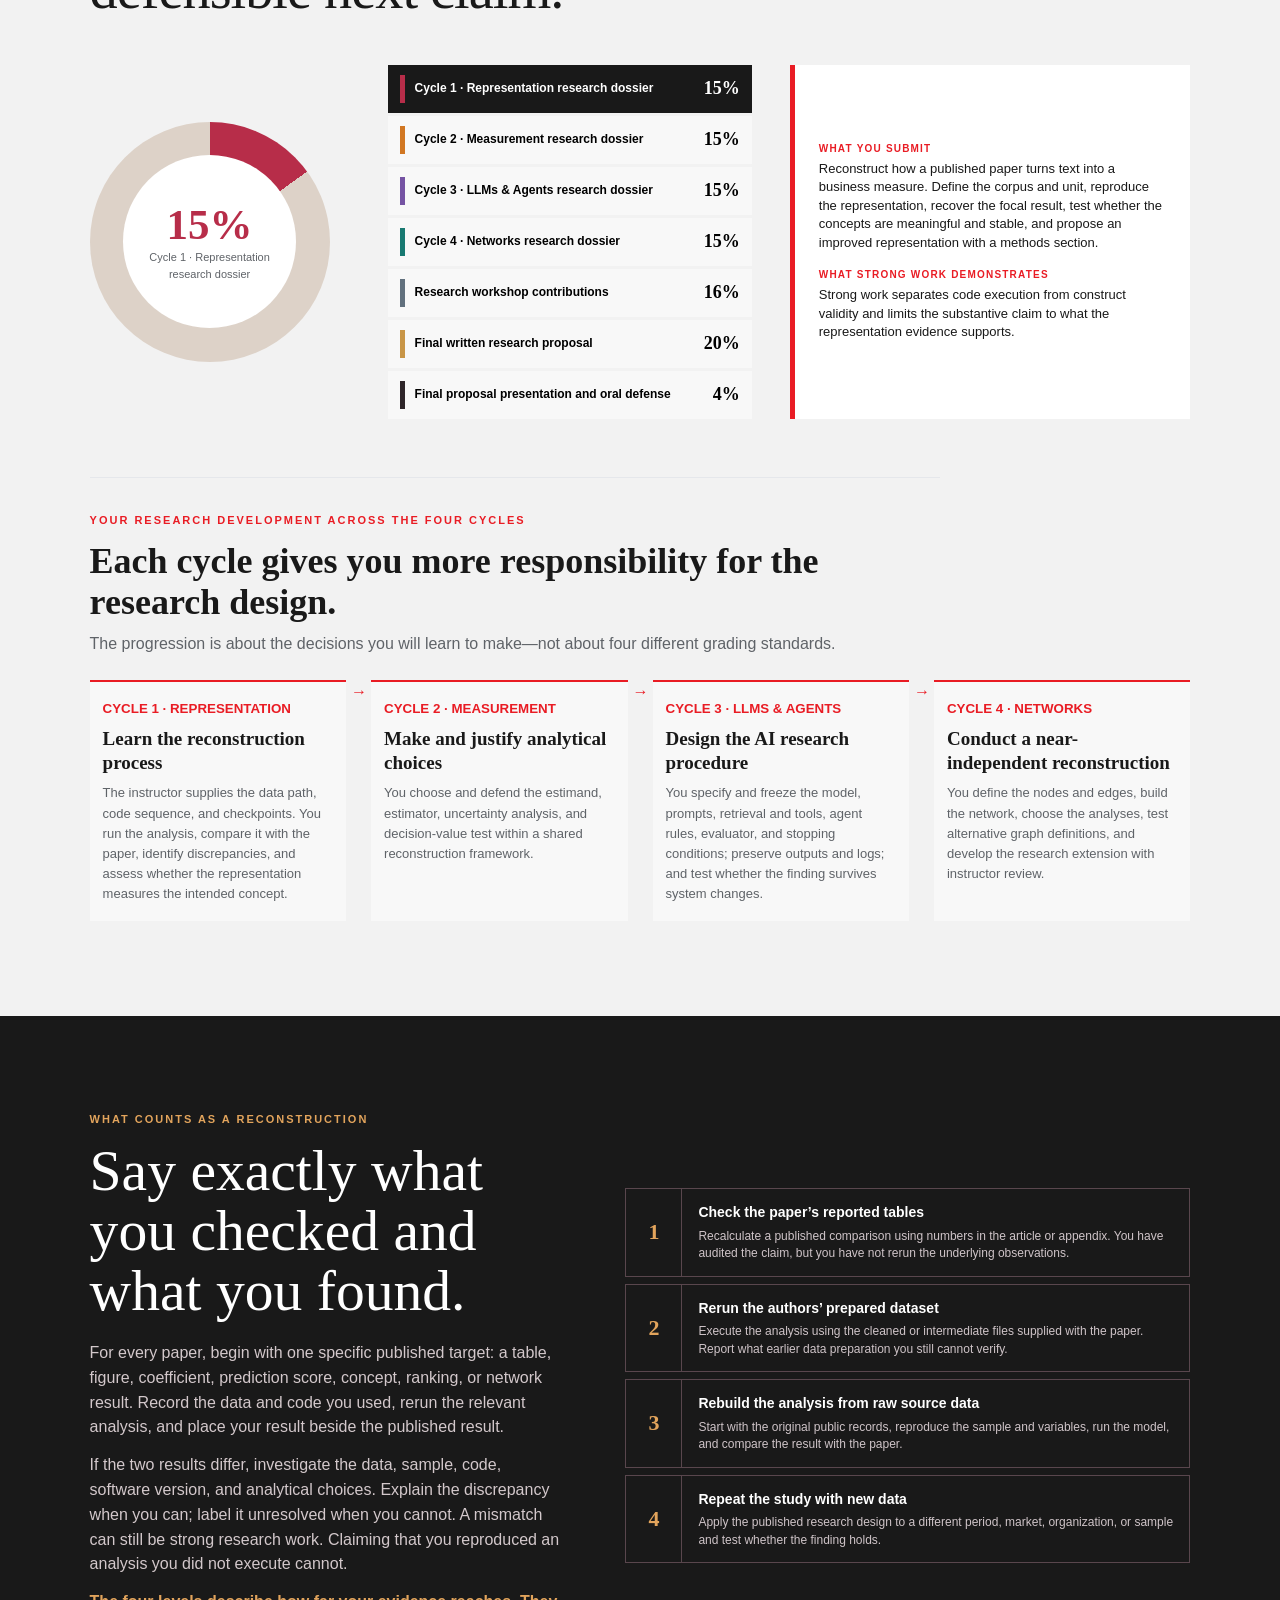
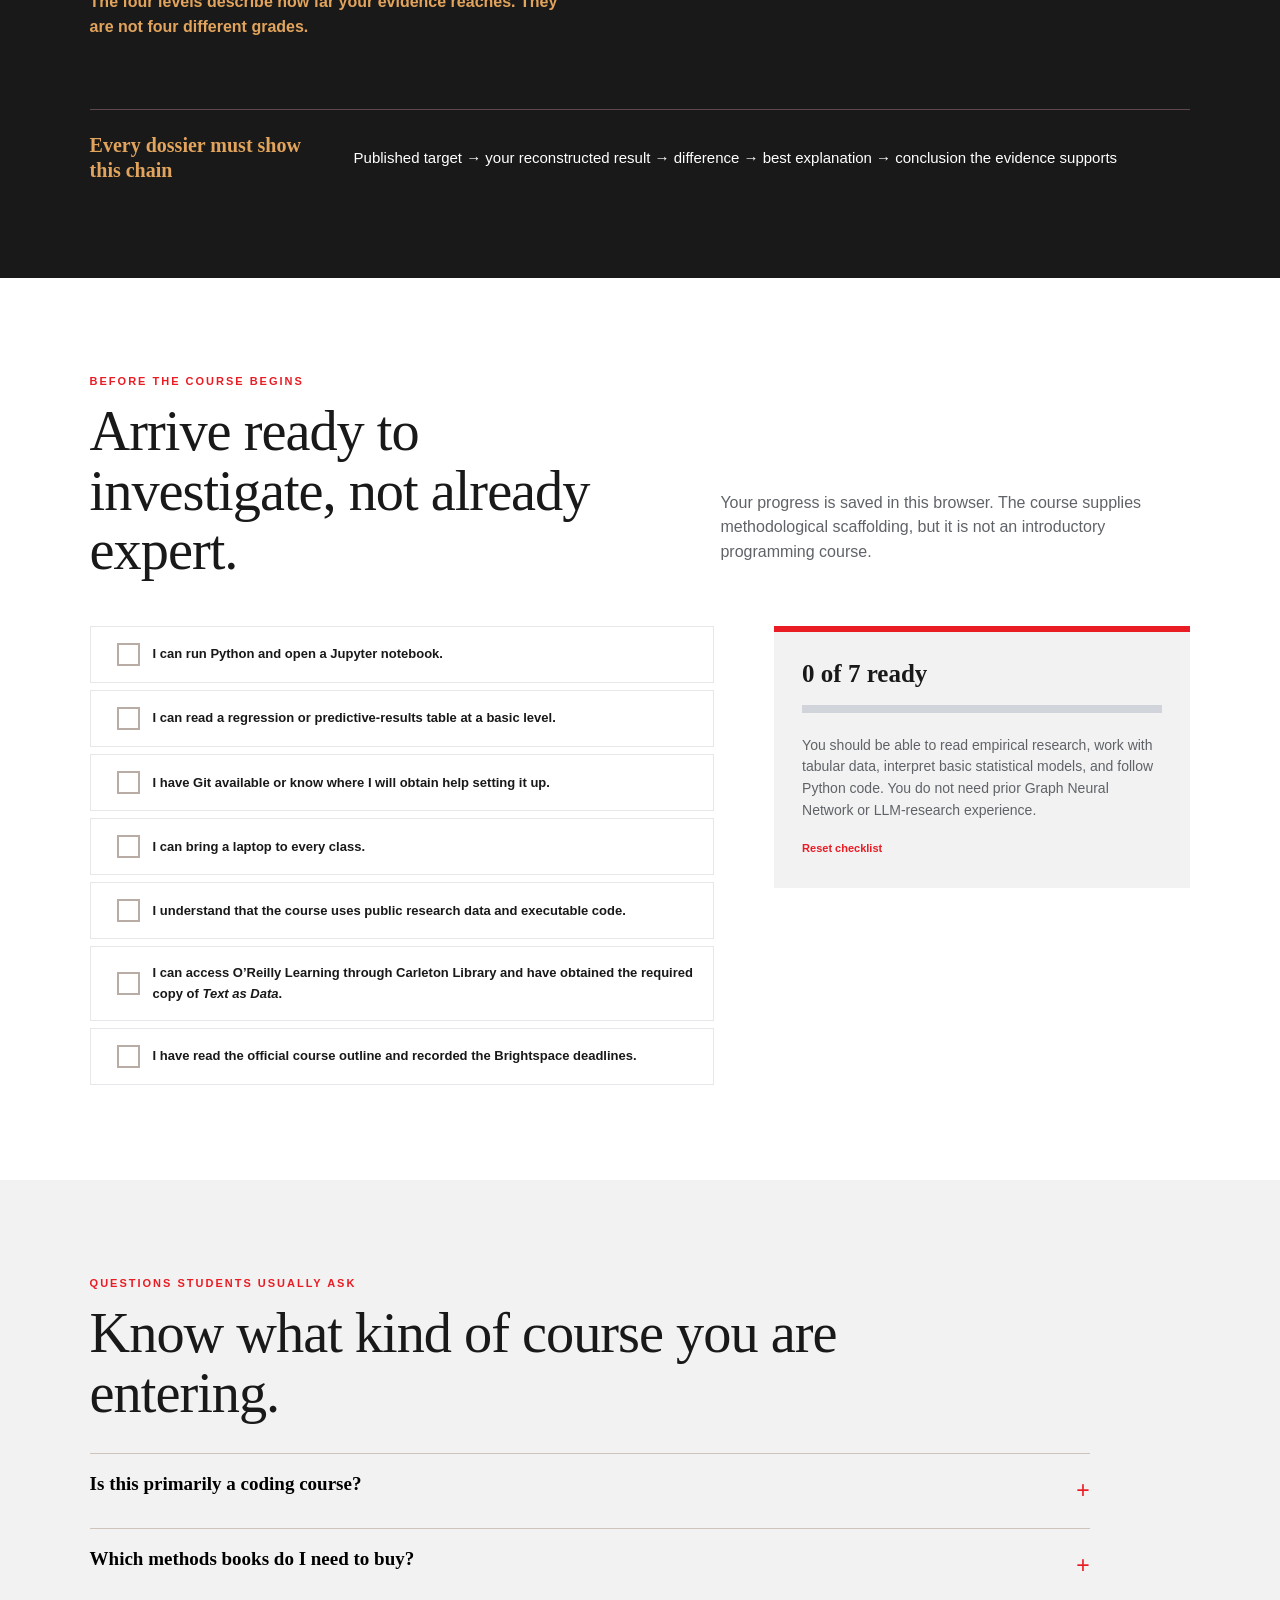
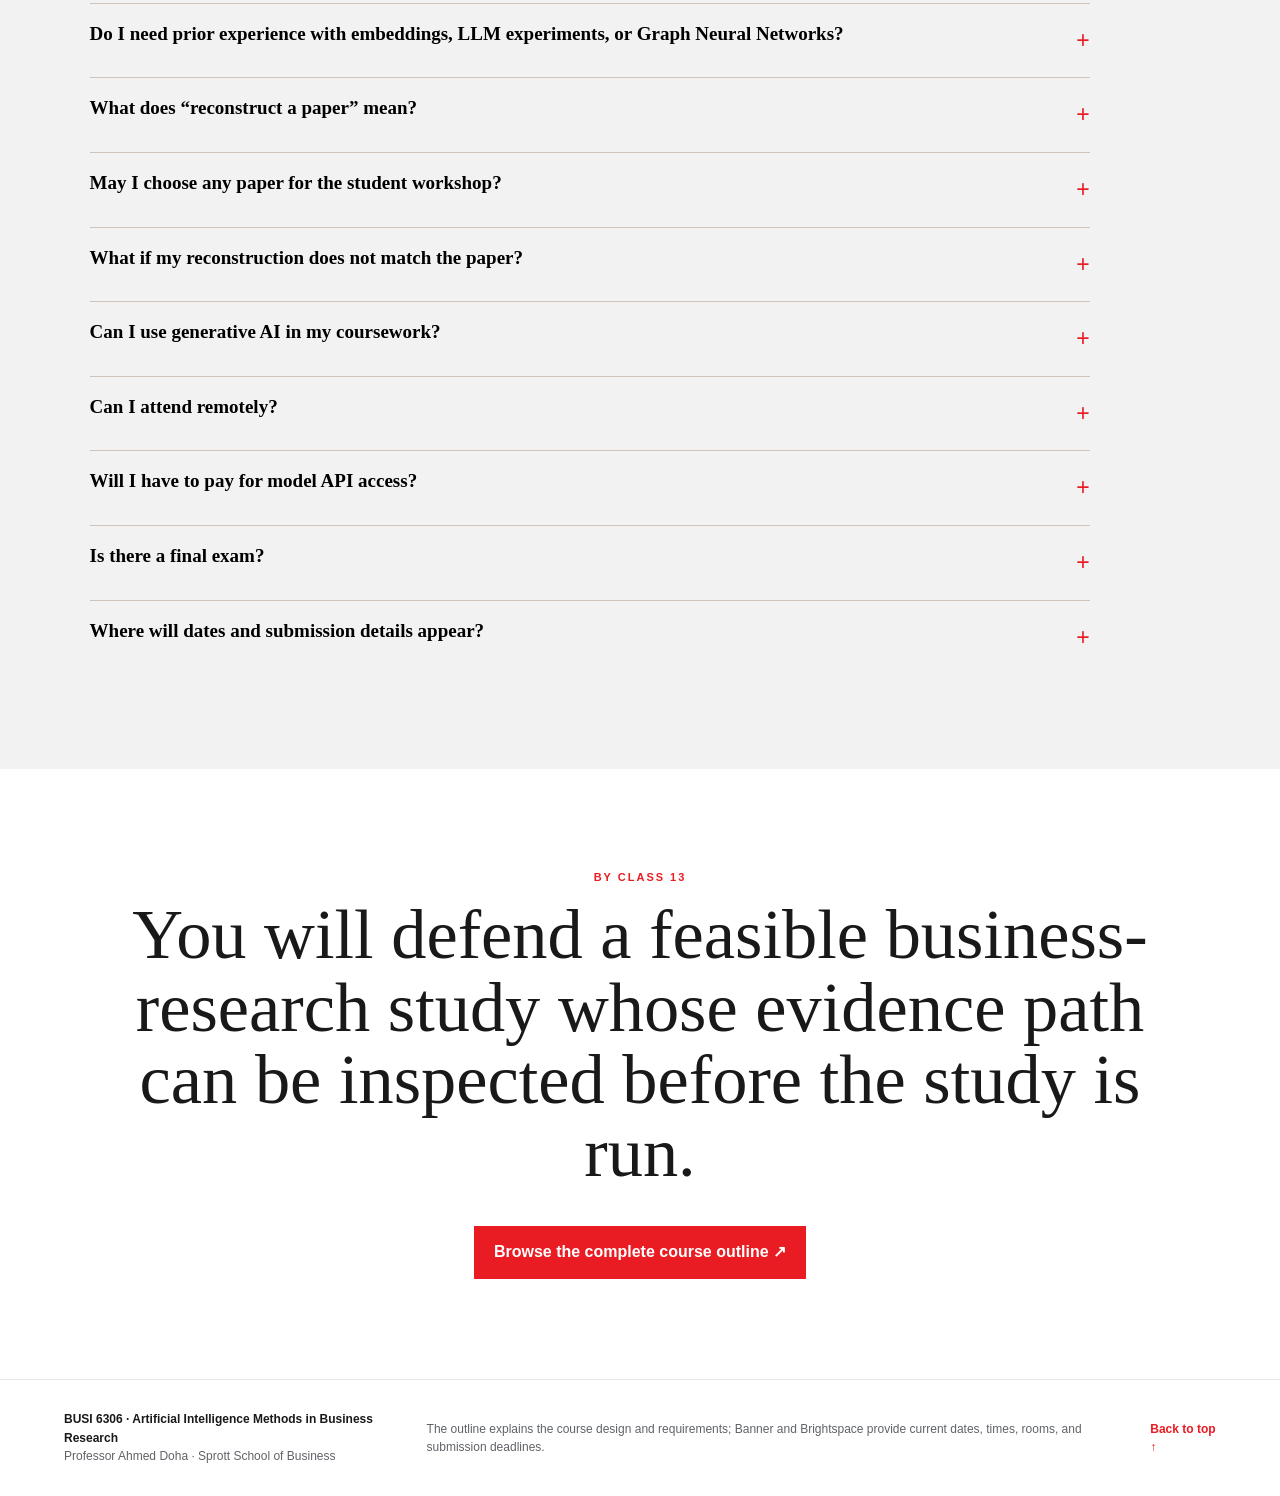
<file: courses/artificial-intelligence-methods-in-business/index.html>
<!doctype html>
<html lang="en">
  <head>
    <meta charset="utf-8">
    <title>Moved</title>
    <!-- Live briefly and named in a sitemap already submitted to Google, so
         the path is kept rather than left to 404. -->
    <link rel="canonical" href="https://ahmeddoha.com/courses/ai-methods-in-business-research/">
    <meta http-equiv="refresh" content="0; url=/courses/ai-methods-in-business-research/">
    <!-- Privacy-friendly analytics by Plausible: cookieless, no personal data,
       so no consent banner is required. -->
  <script defer src="https://plausible.io/js/pa-hrSn4Qwof1GA8uA8lwDJr.js"></script>
  <script>
    window.plausible=window.plausible||function(){(plausible.q=plausible.q||[]).push(arguments)},plausible.init=plausible.init||function(i){plausible.o=i||{}};
    plausible.init()
  </script>
</head>
  <body><p>This page has moved to <a href="/courses/ai-methods-in-business-research/">its new address</a>.</p></body>
</html>
</file>
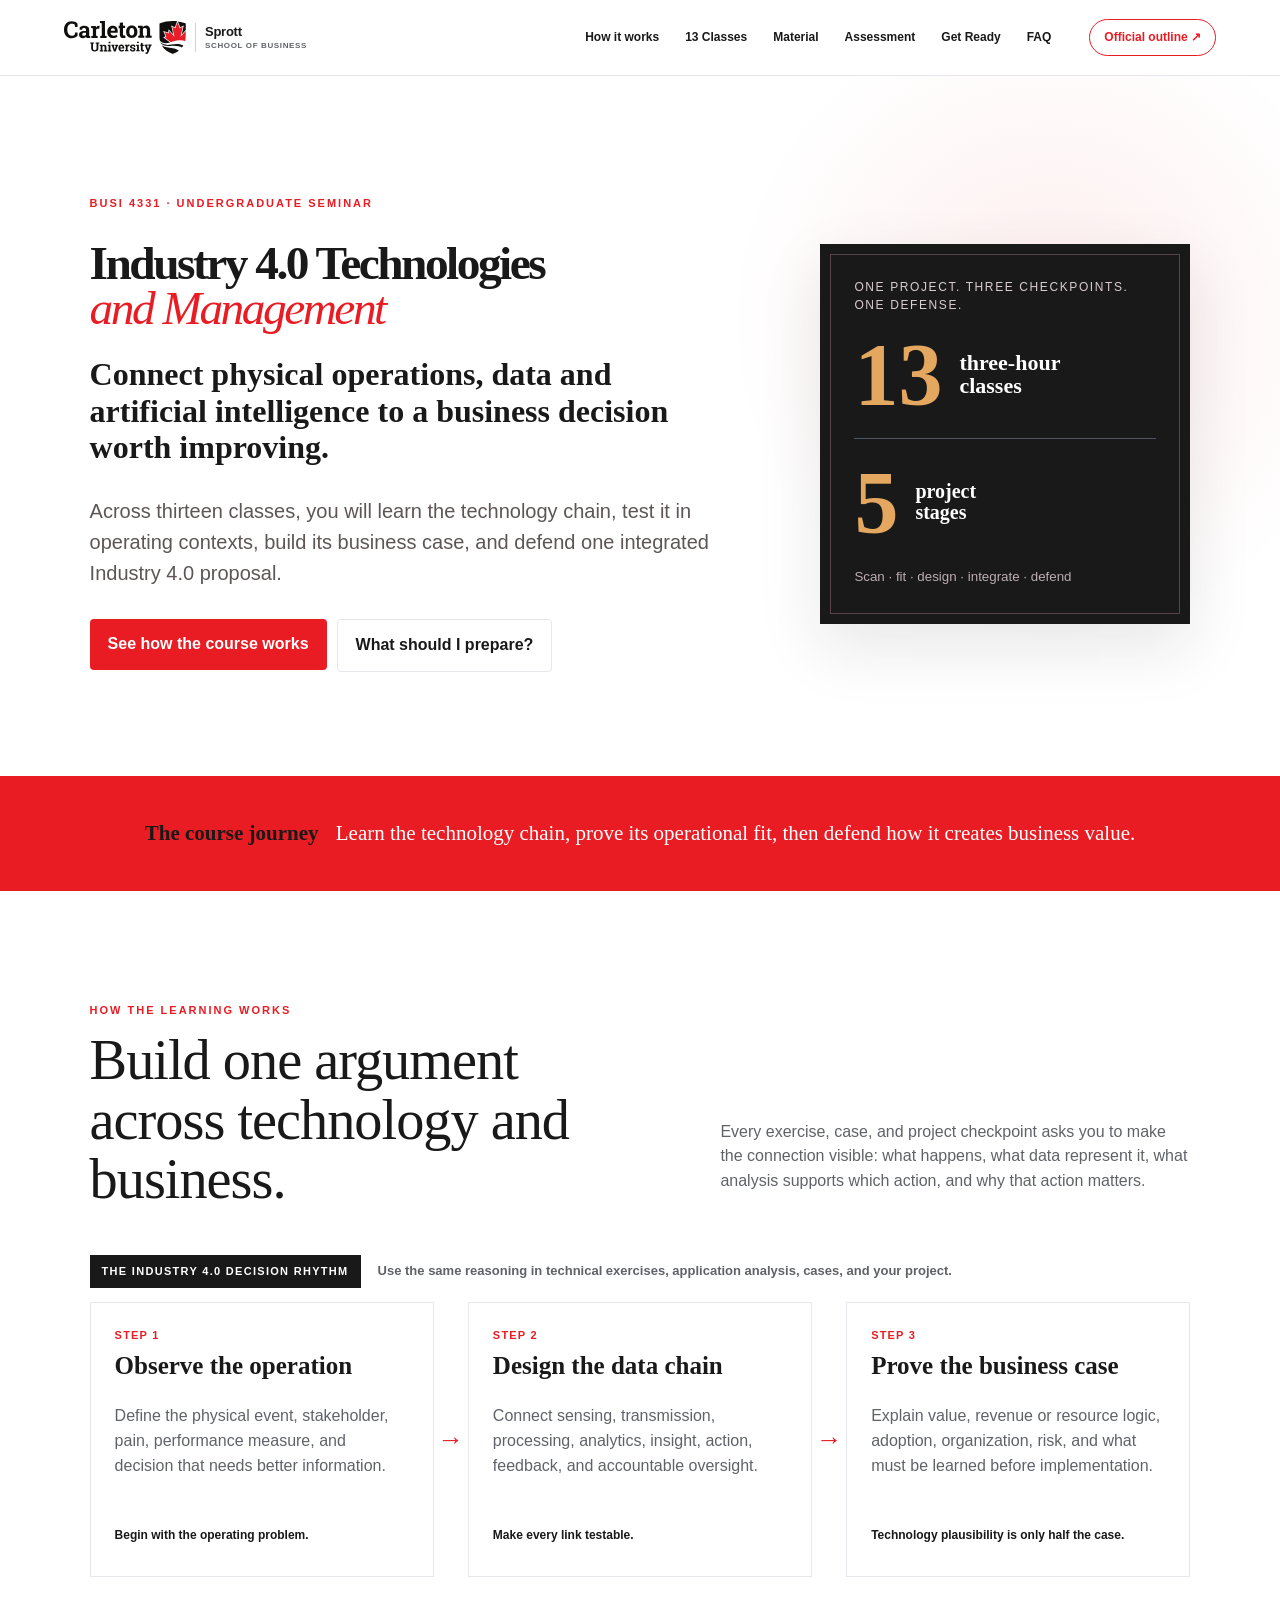
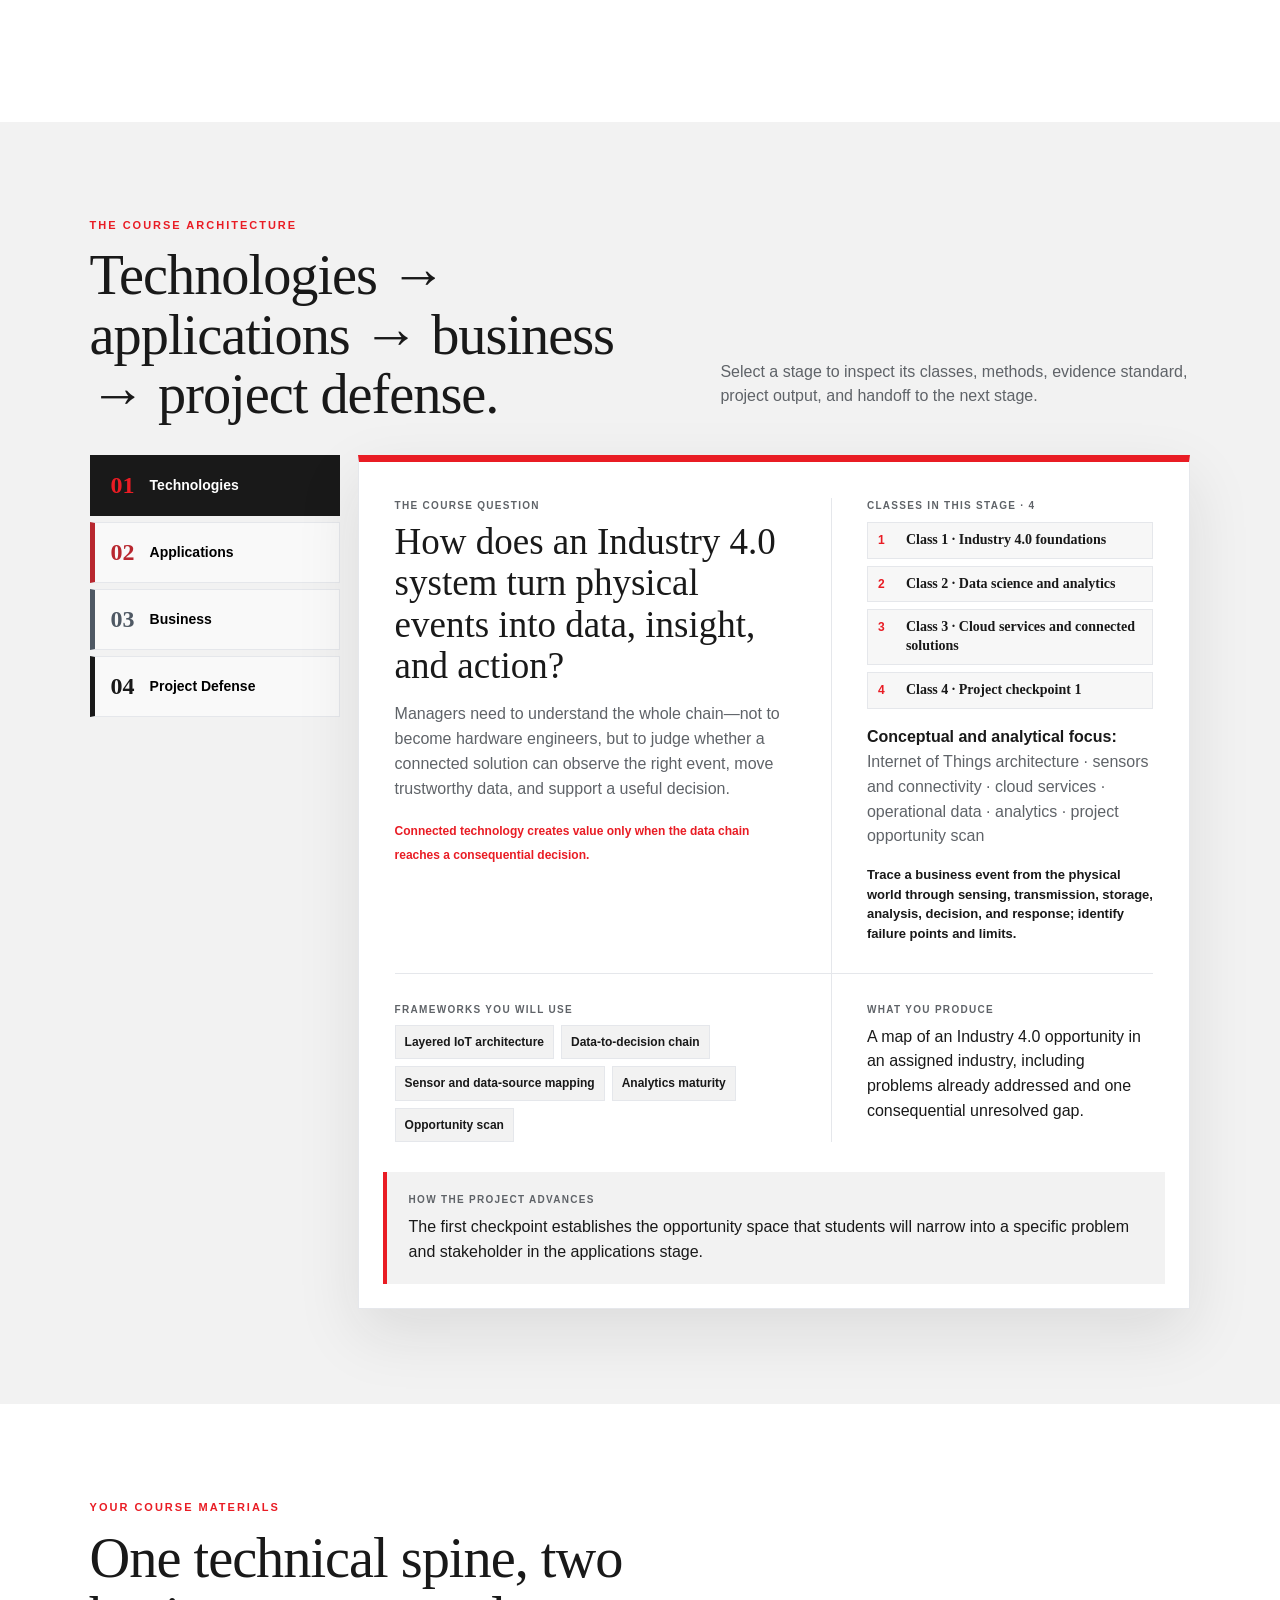
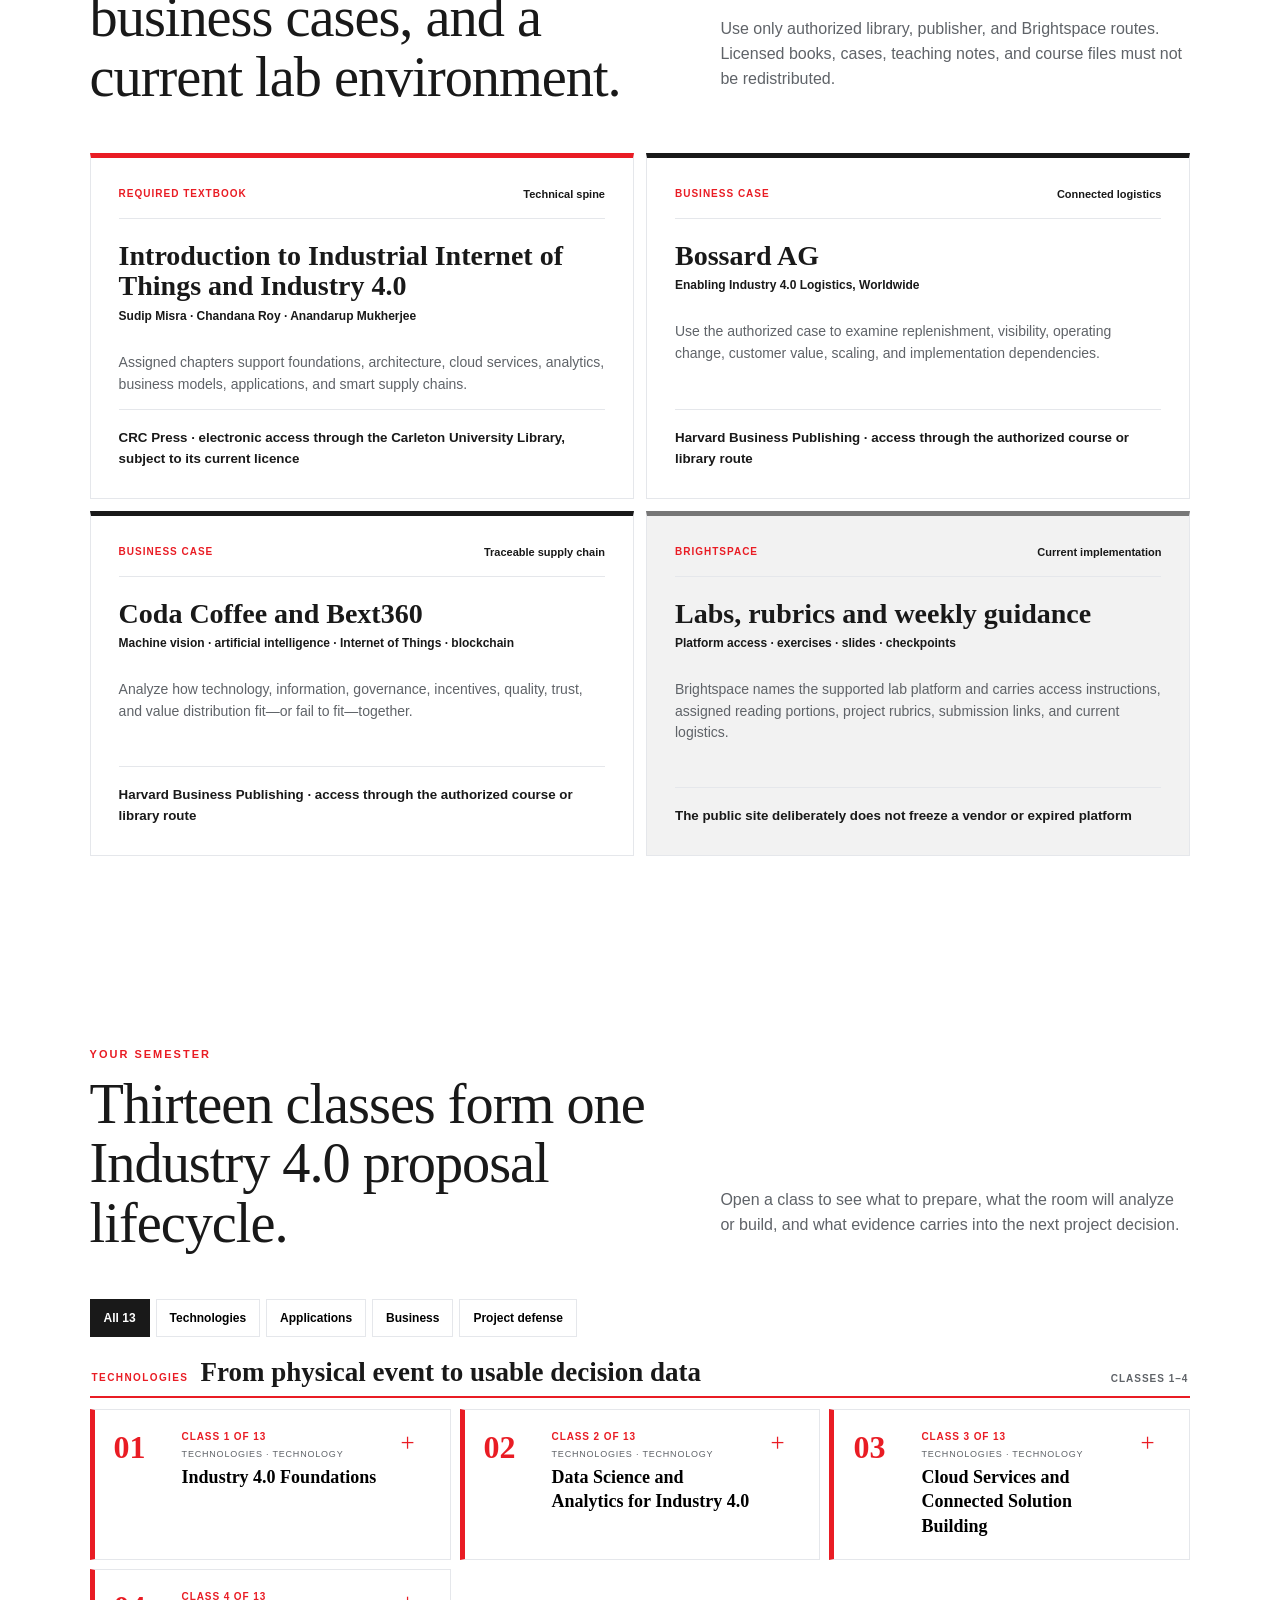
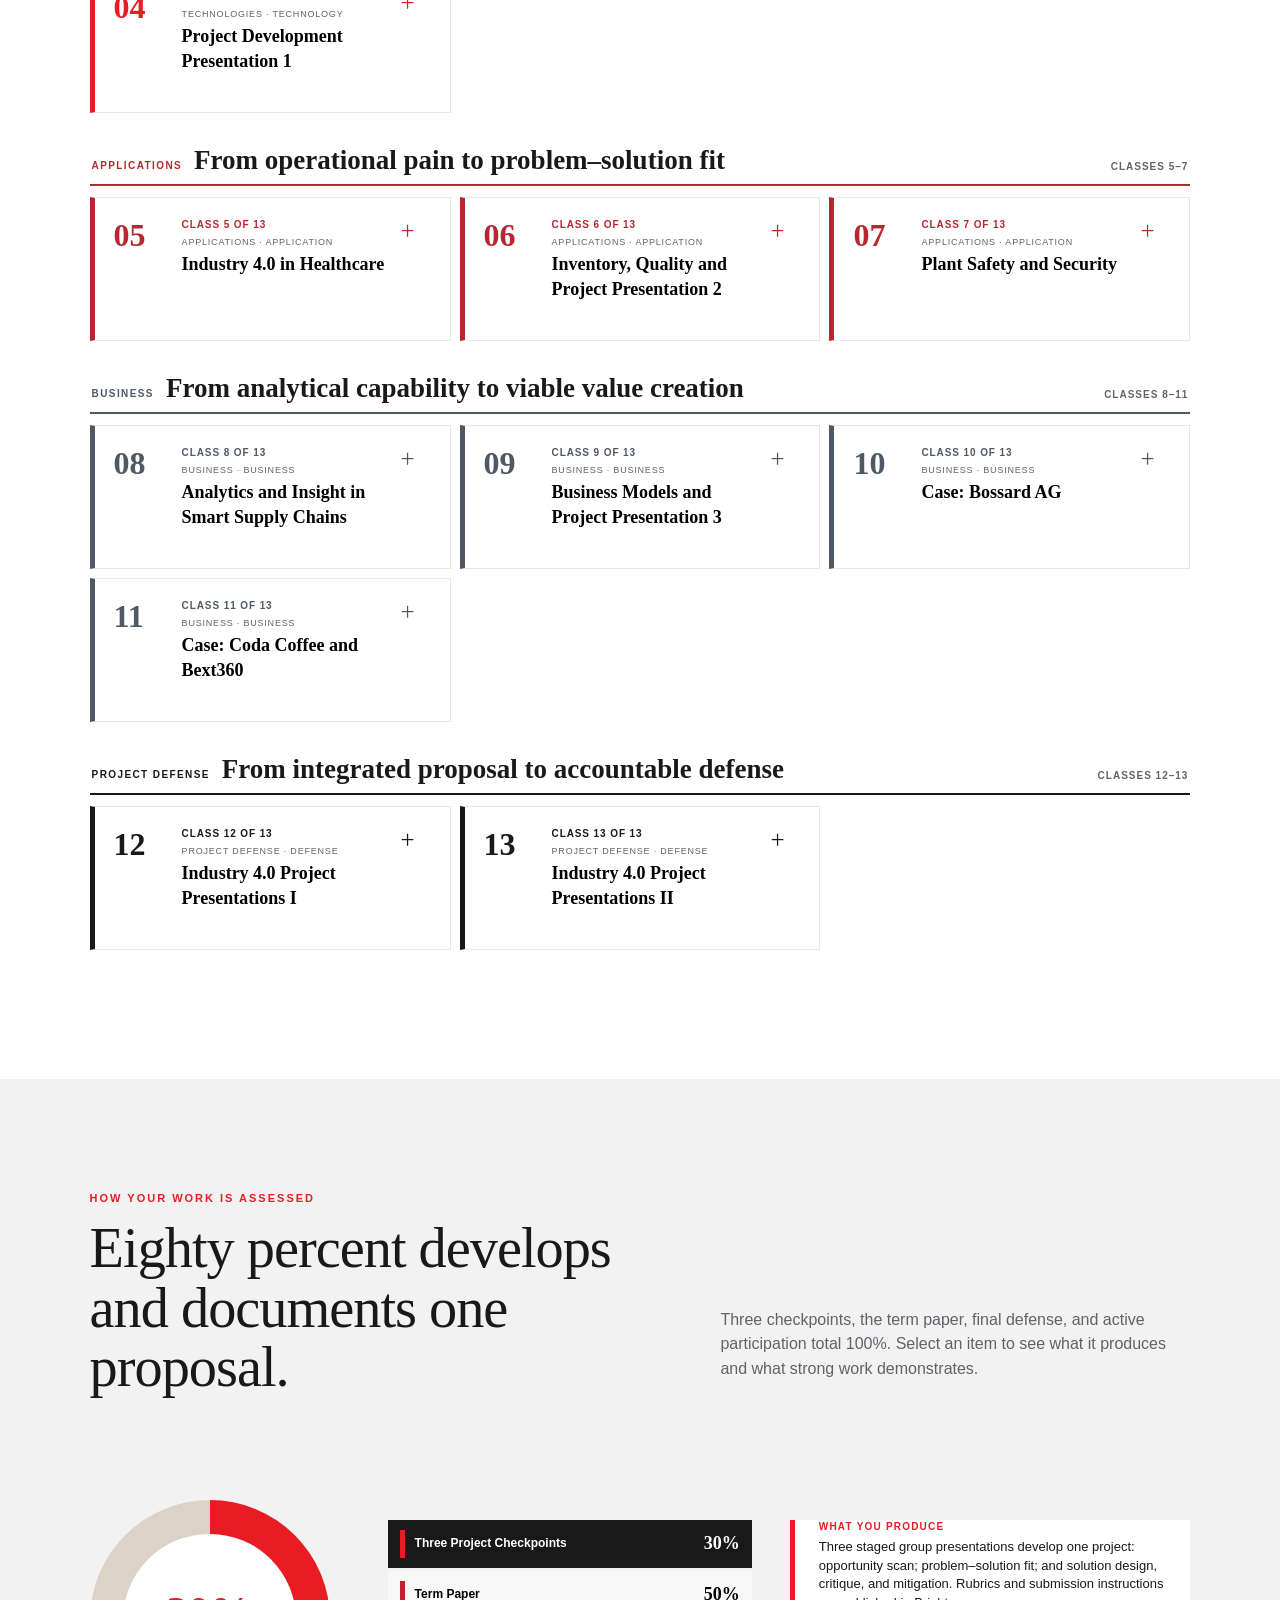
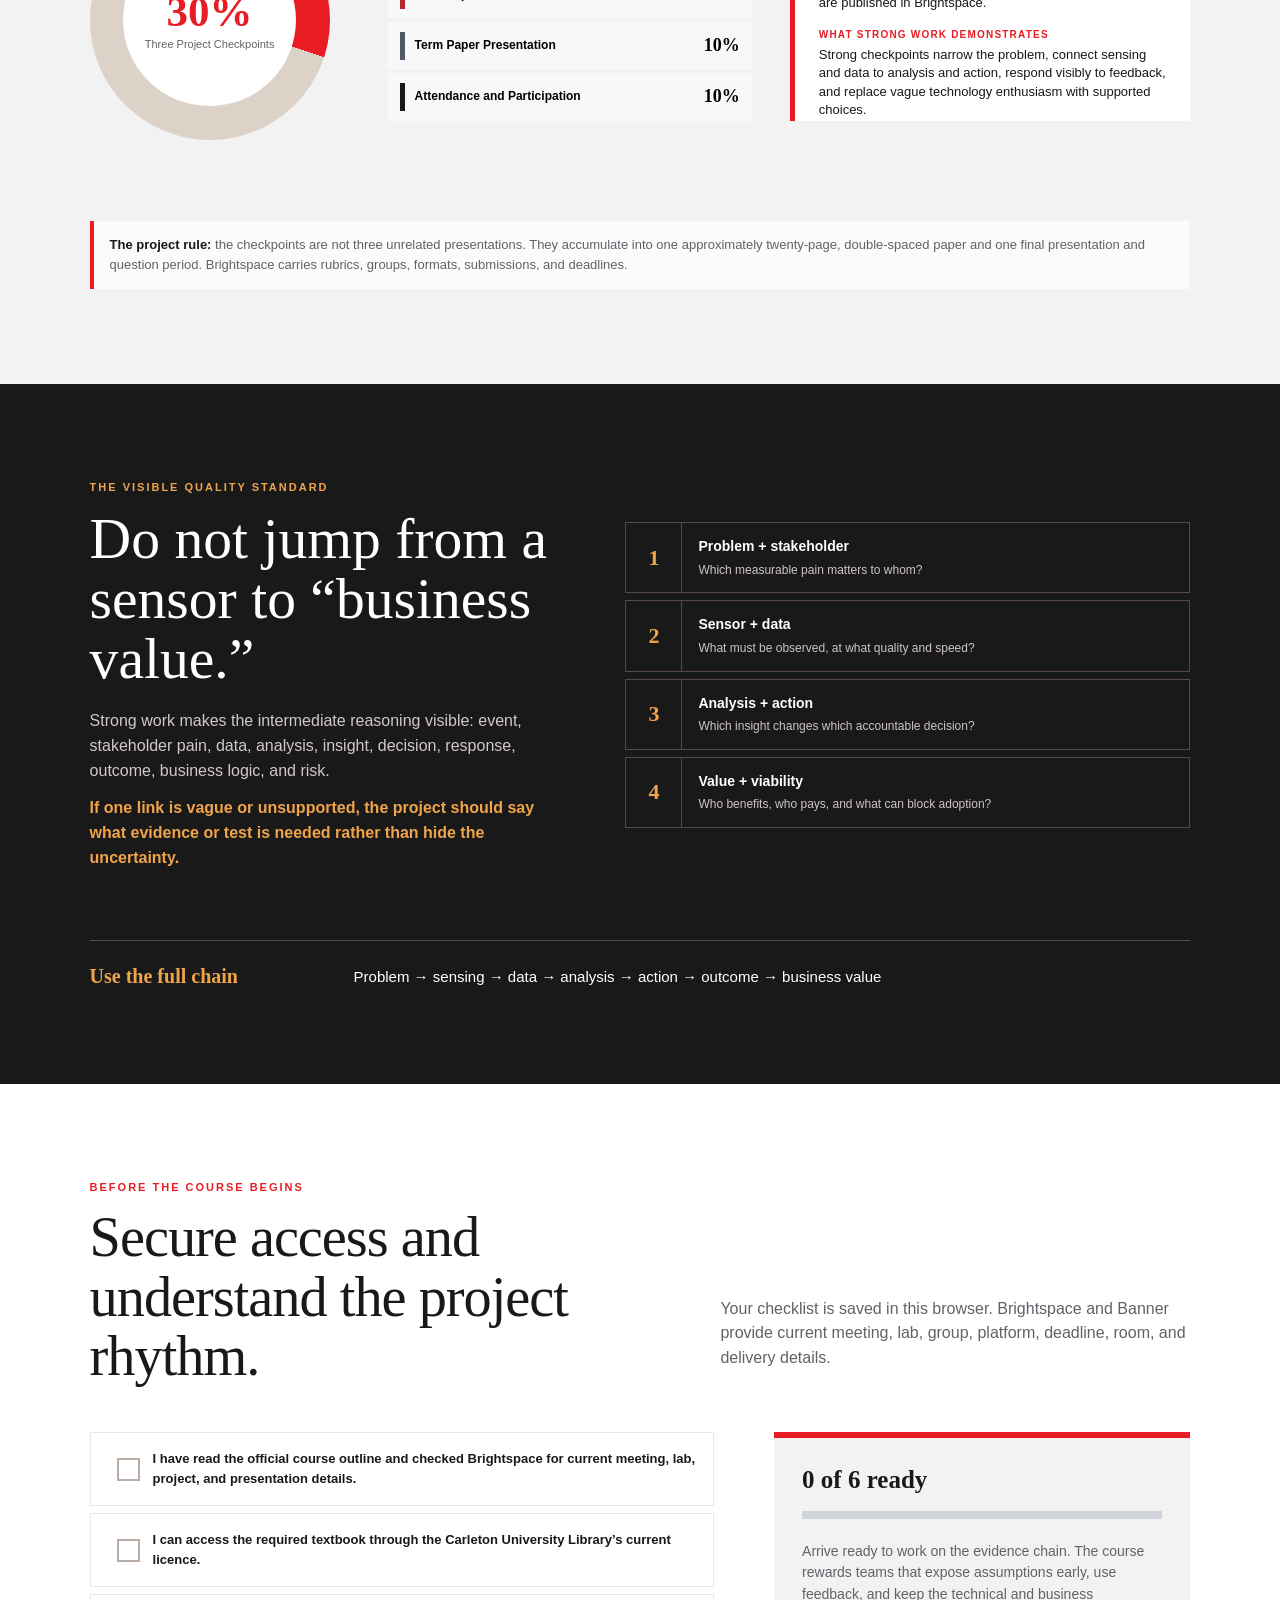
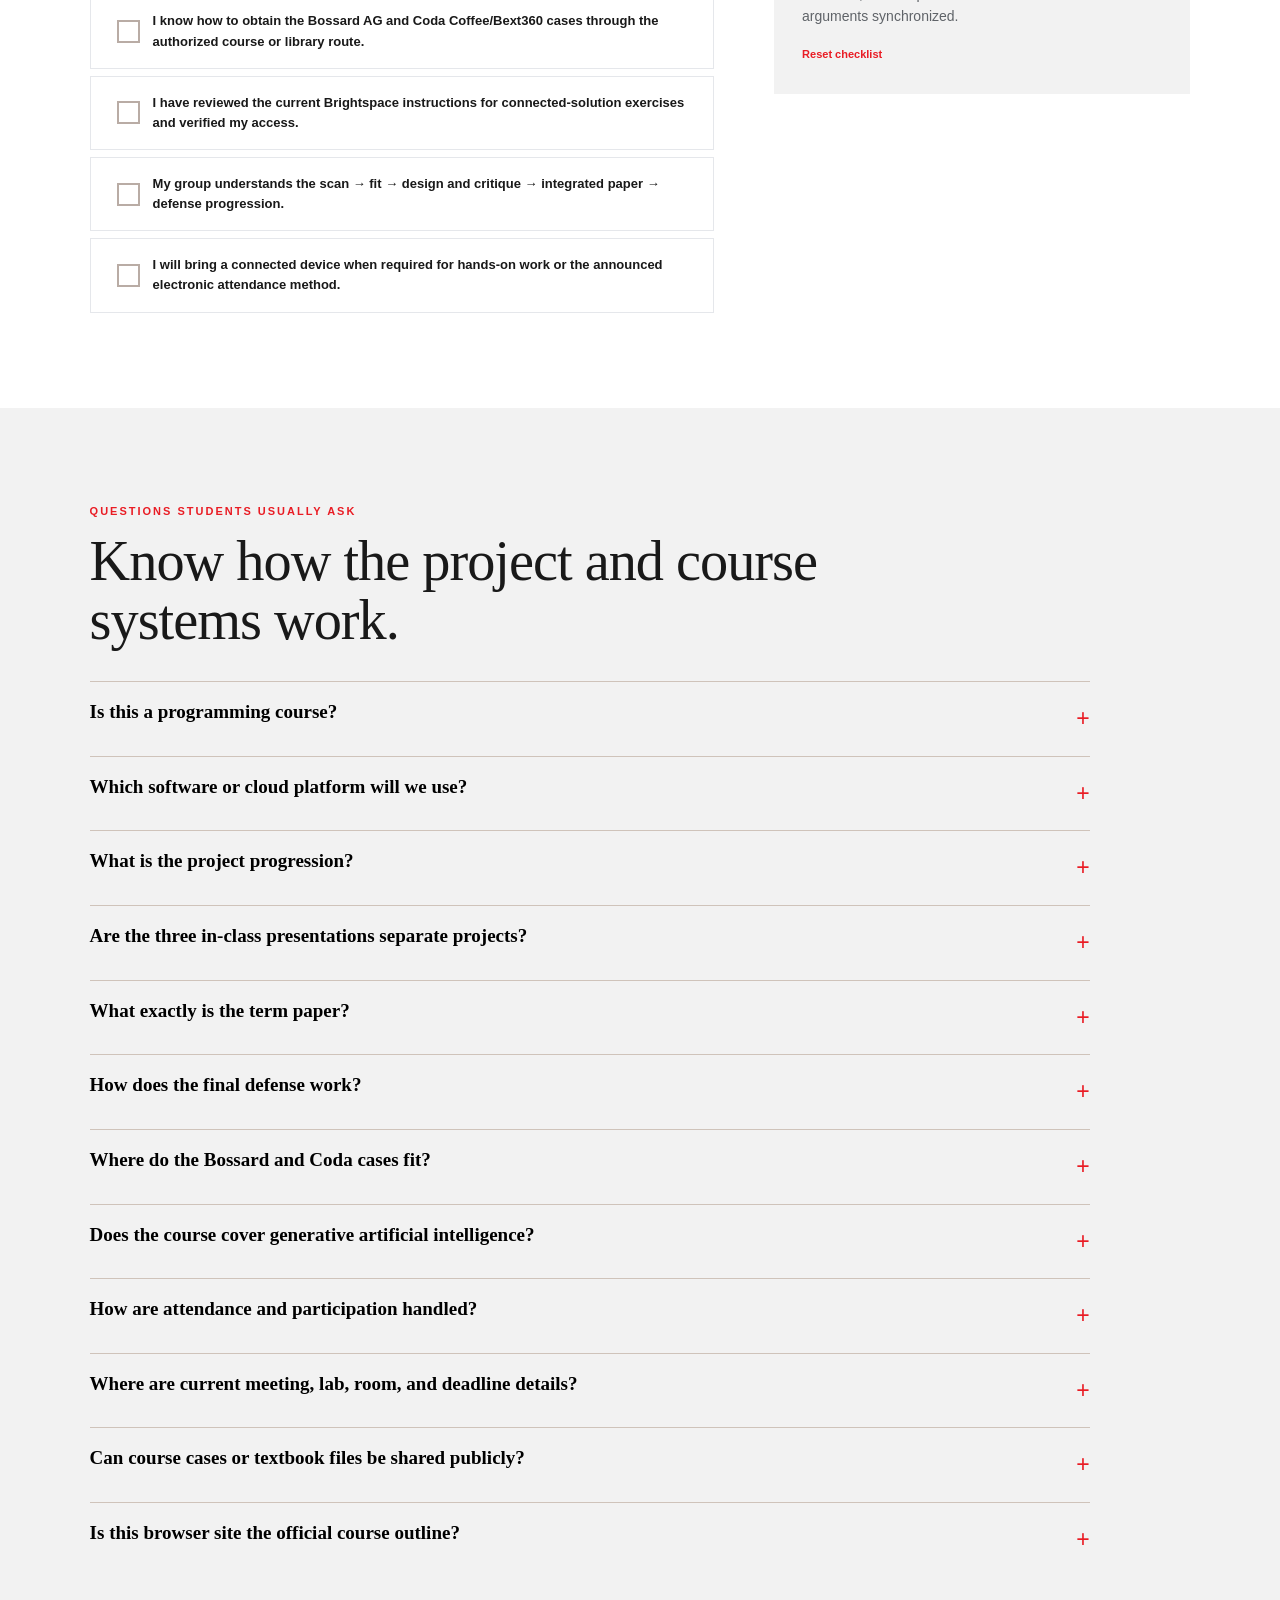
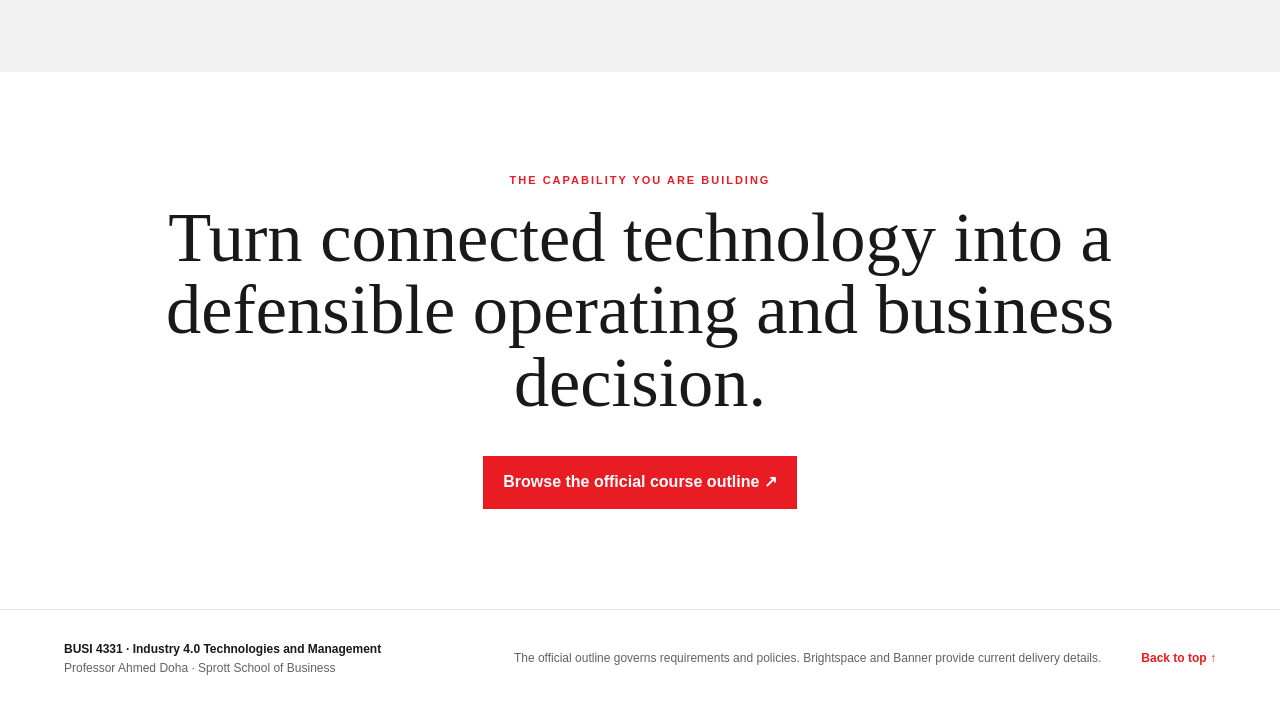
<file: courses/industry-4-0-technologies-and-management/index.html>
<!doctype html>
<html lang="en">
<head>
  <meta charset="utf-8">
  <meta name="viewport" content="width=device-width,initial-scale=1">
  <meta name="description" content="Student guide to BUSI 4331, Industry 4.0 Technologies and Management.">
  <title>BUSI 4331: Industry 4.0 Technologies &amp; Management</title>
  <link rel="icon" type="image/png" sizes="32x32" href="assets/sprott-favicon.png">
  <link rel="stylesheet" href="assets/style.css?v=20260904b"><link rel="stylesheet" href="assets/calendar.css?v=20260904b"><link rel="stylesheet" href="assets/development.css?v=20260904b"><link rel="stylesheet" href="assets/student-shell.css?v=20260904b"><link rel="stylesheet" href="assets/busi4331.css?v=20260904b">
  <!-- Privacy-friendly analytics by Plausible: cookieless, no personal data,
       so no consent banner is required. -->
  <script defer src="https://plausible.io/js/pa-hrSn4Qwof1GA8uA8lwDJr.js"></script>
  <script>
    window.plausible=window.plausible||function(){(plausible.q=plausible.q||[]).push(arguments)},plausible.init=plausible.init||function(i){plausible.o=i||{}};
    plausible.init()
  </script>
</head>
<body>
  <header class="site-header">
    <a class="identity" href="#top" aria-label="Sprott School of Business at Carleton University"><div class="institution-lockup"><img src="assets/carleton-logo.svg" alt="Carleton University"><i aria-hidden="true"></i><b>Sprott<small>School of Business</small></b></div></a>
    <button class="menu-toggle" type="button" aria-expanded="false" aria-controls="course-navigation"><span>Menu</span><i aria-hidden="true"></i></button>
    <nav id="course-navigation" aria-label="Course sections"><a href="#journey">How it works</a><a href="#semester">13 Classes</a><a href="#materials">Material</a><a href="#assessment">Assessment</a><a href="#start">Get Ready</a><a href="#questions">FAQ</a><a class="mobile-outline-link" href="downloads/BUSI-4331-Course-Outline.pdf" target="_blank" rel="noopener">Official outline ↗</a></nav>
    <a class="outline-link" href="downloads/BUSI-4331-Course-Outline.pdf" target="_blank" rel="noopener">Official outline ↗</a>
  </header>

  <main id="top">
    <section class="hero">
      <div class="hero-copy">
        <p class="eyebrow">BUSI 4331 · undergraduate seminar</p>
        <h1 class="course-title"><span>Industry 4.0 Technologies</span><em>and Management</em></h1>
        <h2 class="hero-promise">Connect physical operations, data and artificial intelligence to a business decision worth improving.</h2>
        <p class="hero-lead">Across thirteen classes, you will learn the technology chain, test it in operating contexts, build its business case, and defend one integrated Industry 4.0 proposal.</p>
        <div class="hero-actions"><button data-scroll="journey">See how the course works</button><a href="#start">What should I prepare?</a></div>
      </div>
      <div class="hero-proof" aria-label="Course at a glance">
        <p>One project. Three checkpoints. One defense.</p>
        <div class="proof-number"><b>13</b><span>three-hour<br>classes</span></div><div class="proof-line"></div>
        <div class="proof-number"><b>5</b><span>project<br>stages</span></div>
        <small>Scan · fit · design · integrate · defend</small>
      </div>
    </section>

    <section class="promise-strip"><p><b>The course journey</b> Learn the technology chain, prove its operational fit, then defend how it creates business value.</p></section>

    <section id="journey" class="section journey">
      <div class="section-head"><div><p class="eyebrow">How the learning works</p><h2>Build one argument across technology and business.</h2></div><p>Every exercise, case, and project checkpoint asks you to make the connection visible: what happens, what data represent it, what analysis supports which action, and why that action matters.</p></div>
      <div class="three-class-label"><span>The Industry 4.0 Decision Rhythm</span><p>Use the same reasoning in technical exercises, application analysis, cases, and your project.</p></div>
      <div class="rhythm">
        <article><span>Step 1</span><h3>Observe the operation</h3><p>Define the physical event, stakeholder, pain, performance measure, and decision that needs better information.</p><b>Begin with the operating problem.</b></article><i aria-hidden="true">→</i>
        <article><span>Step 2</span><h3>Design the data chain</h3><p>Connect sensing, transmission, processing, analytics, insight, action, feedback, and accountable oversight.</p><b>Make every link testable.</b></article><i aria-hidden="true">→</i>
        <article><span>Step 3</span><h3>Prove the business case</h3><p>Explain value, revenue or resource logic, adoption, organization, risk, and what must be learned before implementation.</p><b>Technology plausibility is only half the case.</b></article>
      </div>
    </section>

    <section class="section cycles-section">
      <div class="section-head compact"><div><p class="eyebrow">The course architecture</p><h2>Technologies → applications → business → project defense.</h2></div><p>Select a stage to inspect its classes, methods, evidence standard, project output, and handoff to the next stage.</p></div>
      <div class="cycle-interface"><nav id="cycleTabs" class="cycle-tabs" aria-label="Course stages"></nav><article id="cyclePanel" class="cycle-panel" aria-live="polite"></article></div>
    </section>

    <section id="materials" class="section materials-section">
      <div class="section-head"><div><p class="eyebrow">Your course materials</p><h2>One technical spine, two business cases, and a current lab environment.</h2></div><p>Use only authorized library, publisher, and Brightspace routes. Licensed books, cases, teaching notes, and course files must not be redistributed.</p></div>
      <div class="materials-grid">
        <article class="material-card featured"><div class="material-top"><span>Required textbook</span><b>Technical spine</b></div><h3>Introduction to Industrial Internet of Things and Industry 4.0</h3><p class="material-citation">Sudip Misra · Chandana Roy · Anandarup Mukherjee</p><p>Assigned chapters support foundations, architecture, cloud services, analytics, business models, applications, and smart supply chains.</p><small>CRC Press · electronic access through the Carleton University Library, subject to its current licence</small></article>
        <article class="material-card"><div class="material-top"><span>Business case</span><b>Connected logistics</b></div><h3>Bossard AG</h3><p class="material-citation">Enabling Industry 4.0 Logistics, Worldwide</p><p>Use the authorized case to examine replenishment, visibility, operating change, customer value, scaling, and implementation dependencies.</p><small>Harvard Business Publishing · access through the authorized course or library route</small></article>
        <article class="material-card"><div class="material-top"><span>Business case</span><b>Traceable supply chain</b></div><h3>Coda Coffee and Bext360</h3><p class="material-citation">Machine vision · artificial intelligence · Internet of Things · blockchain</p><p>Analyze how technology, information, governance, incentives, quality, trust, and value distribution fit—or fail to fit—together.</p><small>Harvard Business Publishing · access through the authorized course or library route</small></article>
        <article class="material-card optional"><div class="material-top"><span>Brightspace</span><b>Current implementation</b></div><h3>Labs, rubrics and weekly guidance</h3><p class="material-citation">Platform access · exercises · slides · checkpoints</p><p>Brightspace names the supported lab platform and carries access instructions, assigned reading portions, project rubrics, submission links, and current logistics.</p><small>The public site deliberately does not freeze a vendor or expired platform</small></article>
      </div>
    </section>

    <section id="semester" class="section semester-section">
      <div class="section-head"><div><p class="eyebrow">Your semester</p><h2>Thirteen classes form one Industry 4.0 proposal lifecycle.</h2></div><p>Open a class to see what to prepare, what the room will analyze or build, and what evidence carries into the next project decision.</p></div>
      <div id="classFilters" class="filters" aria-label="Filter classes"></div><div id="classGrid" class="class-grid"></div>
    </section>

    <section id="assessment" class="section assessment-section">
      <div class="section-head"><div><p class="eyebrow">How your work is assessed</p><h2>Eighty percent develops and documents one proposal.</h2></div><p>Three checkpoints, the term paper, final defense, and active participation total 100%. Select an item to see what it produces and what strong work demonstrates.</p></div>
      <div class="assessment-layout"><div class="assessment-meter"><div class="meter-inner"><b id="selectedWeight">30%</b><span id="selectedLabel">Three Project Checkpoints</span></div></div><div id="assessmentList" class="assessment-list"></div><article id="assessmentDetail" class="assessment-detail"></article></div>
      <p class="source-note"><b>The project rule:</b> the checkpoints are not three unrelated presentations. They accumulate into one approximately twenty-page, double-spaced paper and one final presentation and question period. Brightspace carries rubrics, groups, formats, submissions, and deadlines.</p>
    </section>

    <section class="section evidence-section">
      <div class="evidence-copy"><p class="eyebrow">The visible quality standard</p><h2>Do not jump from a sensor to “business value.”</h2><p>Strong work makes the intermediate reasoning visible: event, stakeholder pain, data, analysis, insight, decision, response, outcome, business logic, and risk.</p><p>If one link is vague or unsupported, the project should say what evidence or test is needed rather than hide the uncertainty.</p></div>
      <div class="ladder" aria-label="Industry 4.0 evidence chain"><div><span>1</span><b>Problem + stakeholder<small>Which measurable pain matters to whom?</small></b></div><div><span>2</span><b>Sensor + data<small>What must be observed, at what quality and speed?</small></b></div><div><span>3</span><b>Analysis + action<small>Which insight changes which accountable decision?</small></b></div><div><span>4</span><b>Value + viability<small>Who benefits, who pays, and what can block adoption?</small></b></div></div>
      <div class="evidence-summary"><b>Use the full chain</b><span>Problem → sensing → data → analysis → action → outcome → business value</span></div>
    </section>

    <section id="start" class="section start-section">
      <div class="section-head"><div><p class="eyebrow">Before the course begins</p><h2>Secure access and understand the project rhythm.</h2></div><p>Your checklist is saved in this browser. Brightspace and Banner provide current meeting, lab, group, platform, deadline, room, and delivery details.</p></div>
      <div class="start-layout"><div id="checklist" class="checklist"></div><aside><b id="checkCount">0 of 6 ready</b><div class="check-progress"><span id="checkBar"></span></div><p>Arrive ready to work on the evidence chain. The course rewards teams that expose assumptions early, use feedback, and keep the technical and business arguments synchronized.</p><button id="resetChecks">Reset checklist</button></aside></div>
    </section>

    <section id="questions" class="section faq-section"><div class="section-head compact"><div><p class="eyebrow">Questions students usually ask</p><h2>Know how the project and course systems work.</h2></div></div><div id="faq" class="faq"></div></section>
    <section class="closing"><p class="eyebrow">The capability you are building</p><h2>Turn connected technology into a defensible operating and business decision.</h2><a href="downloads/BUSI-4331-Course-Outline.pdf" target="_blank" rel="noopener">Browse the official course outline ↗</a></section>
  </main>
  <footer><div><b>BUSI 4331 · Industry 4.0 Technologies and Management</b><span>Professor Ahmed Doha · Sprott School of Business</span></div><p>The official outline governs requirements and policies. Brightspace and Banner provide current delivery details.</p><a href="#top">Back to top ↑</a></footer>
  <script src="assets/data.js"></script><script src="assets/app.js"></script>
</body>
</html>
</file>
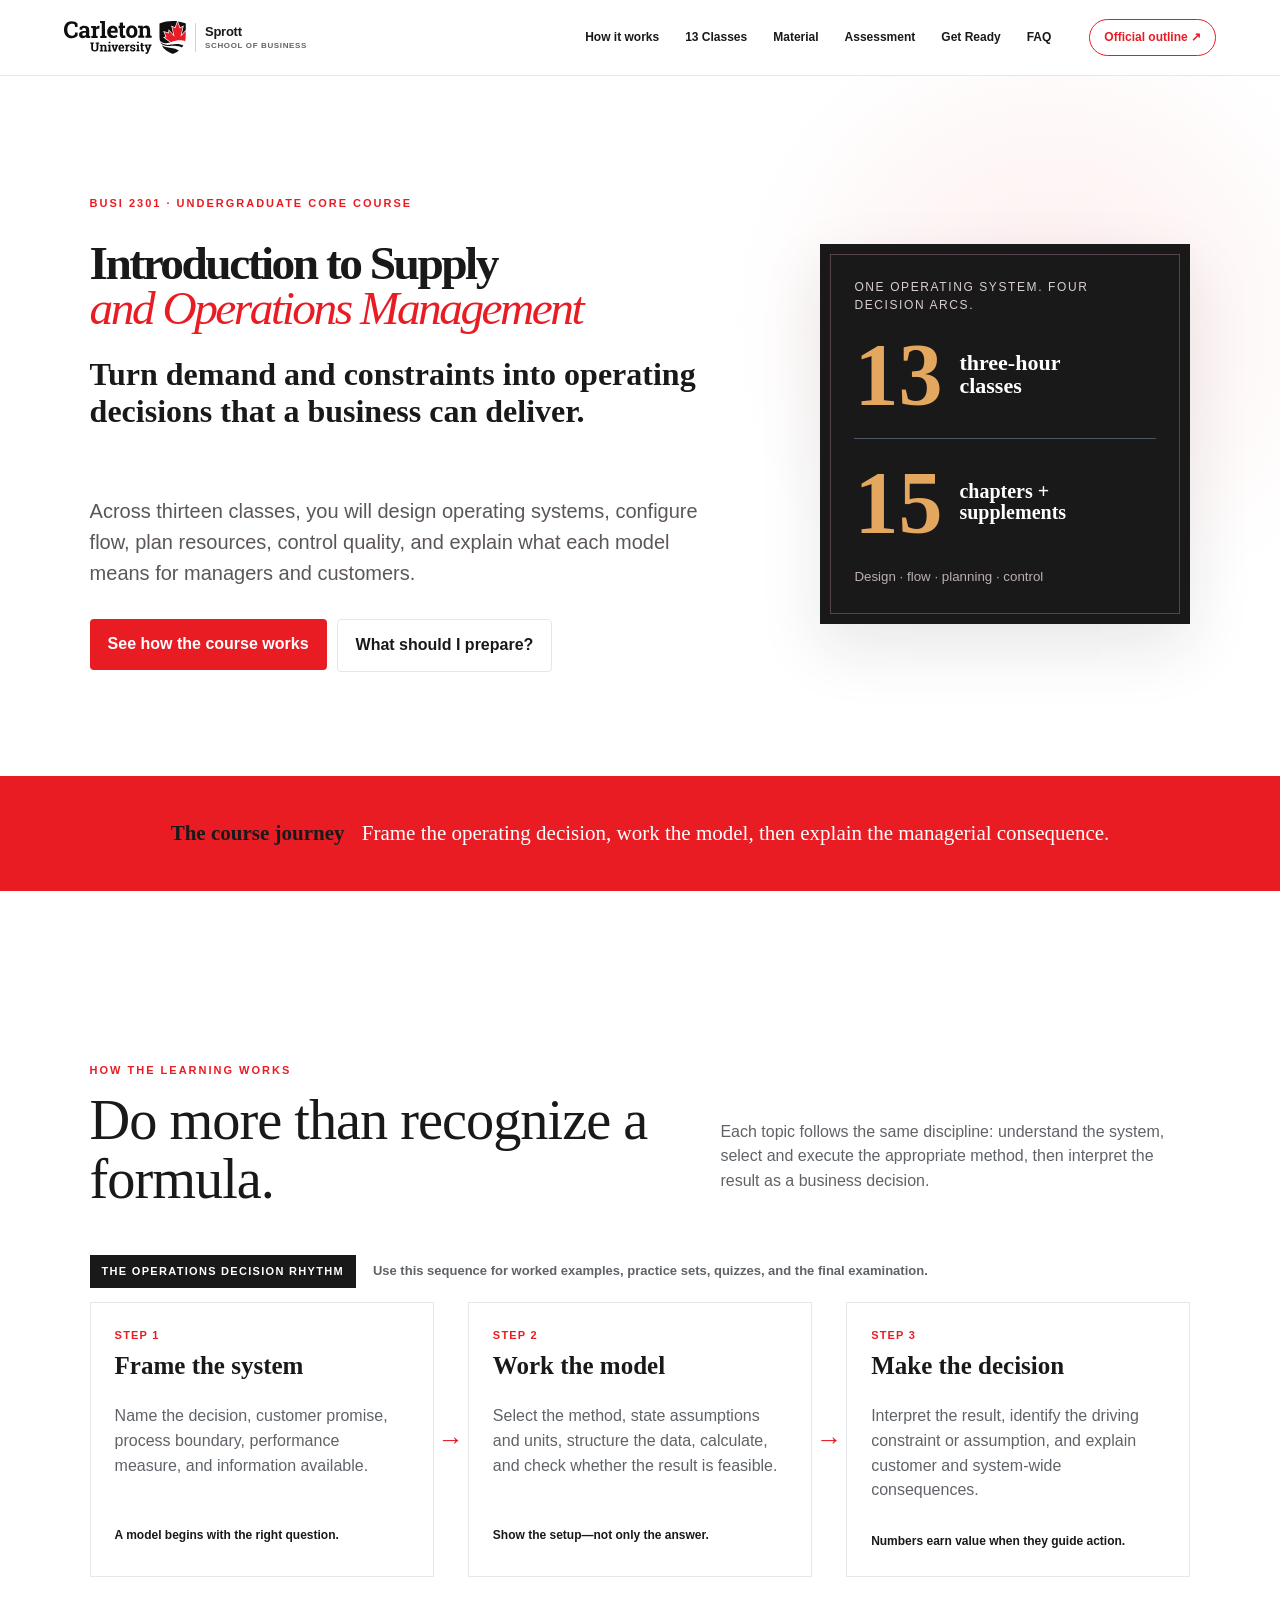
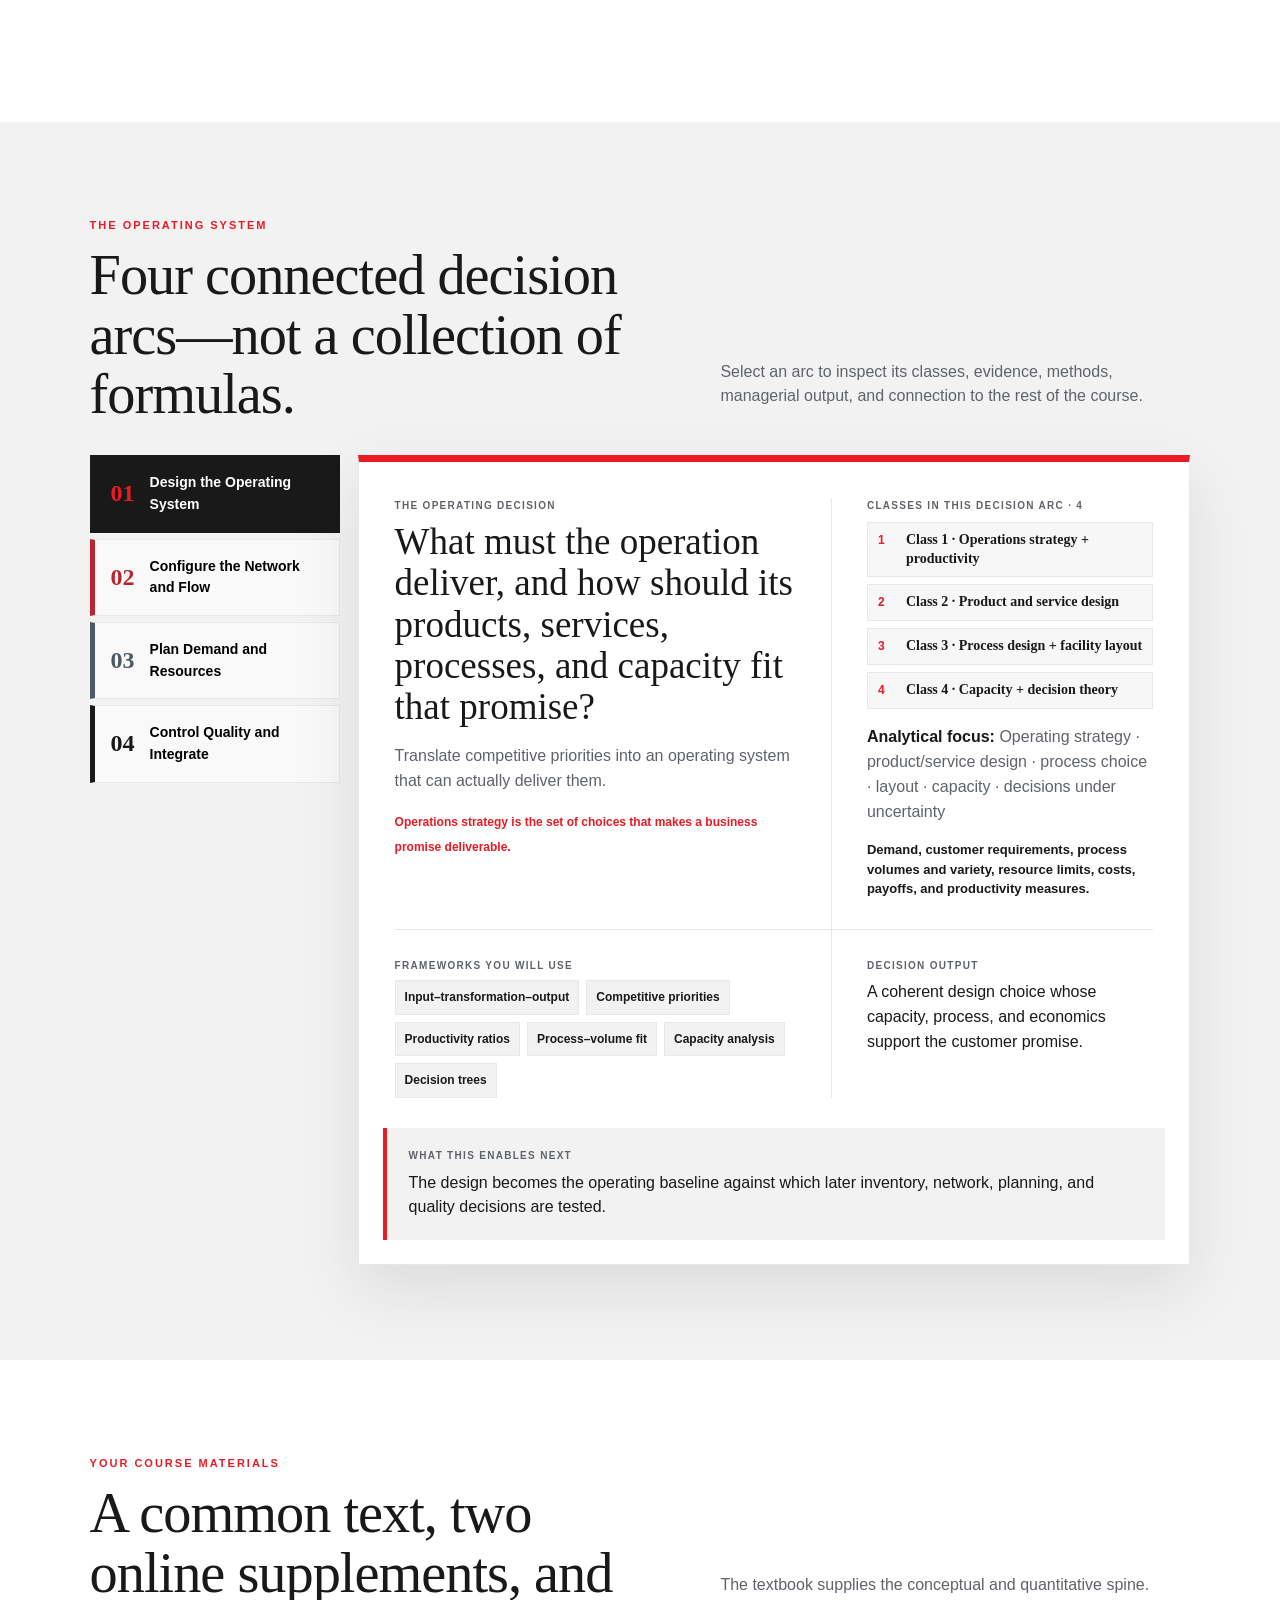
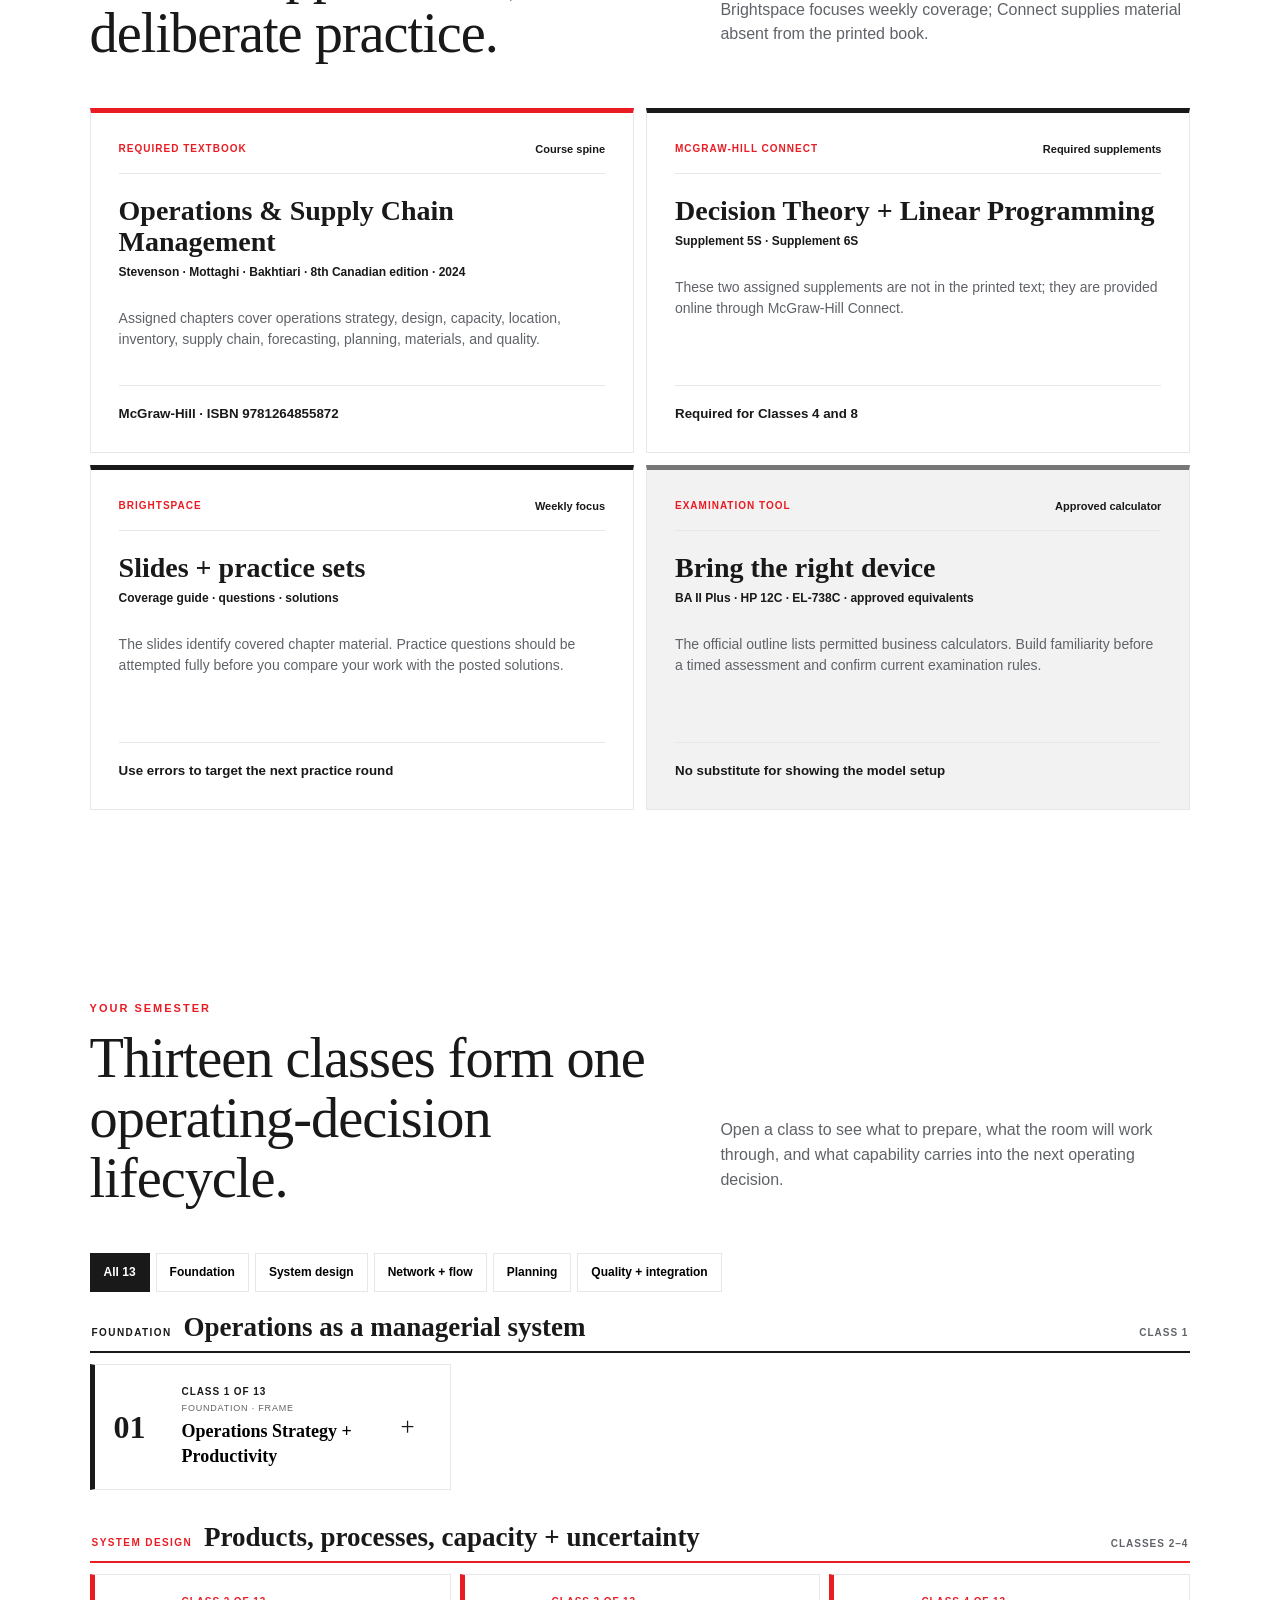
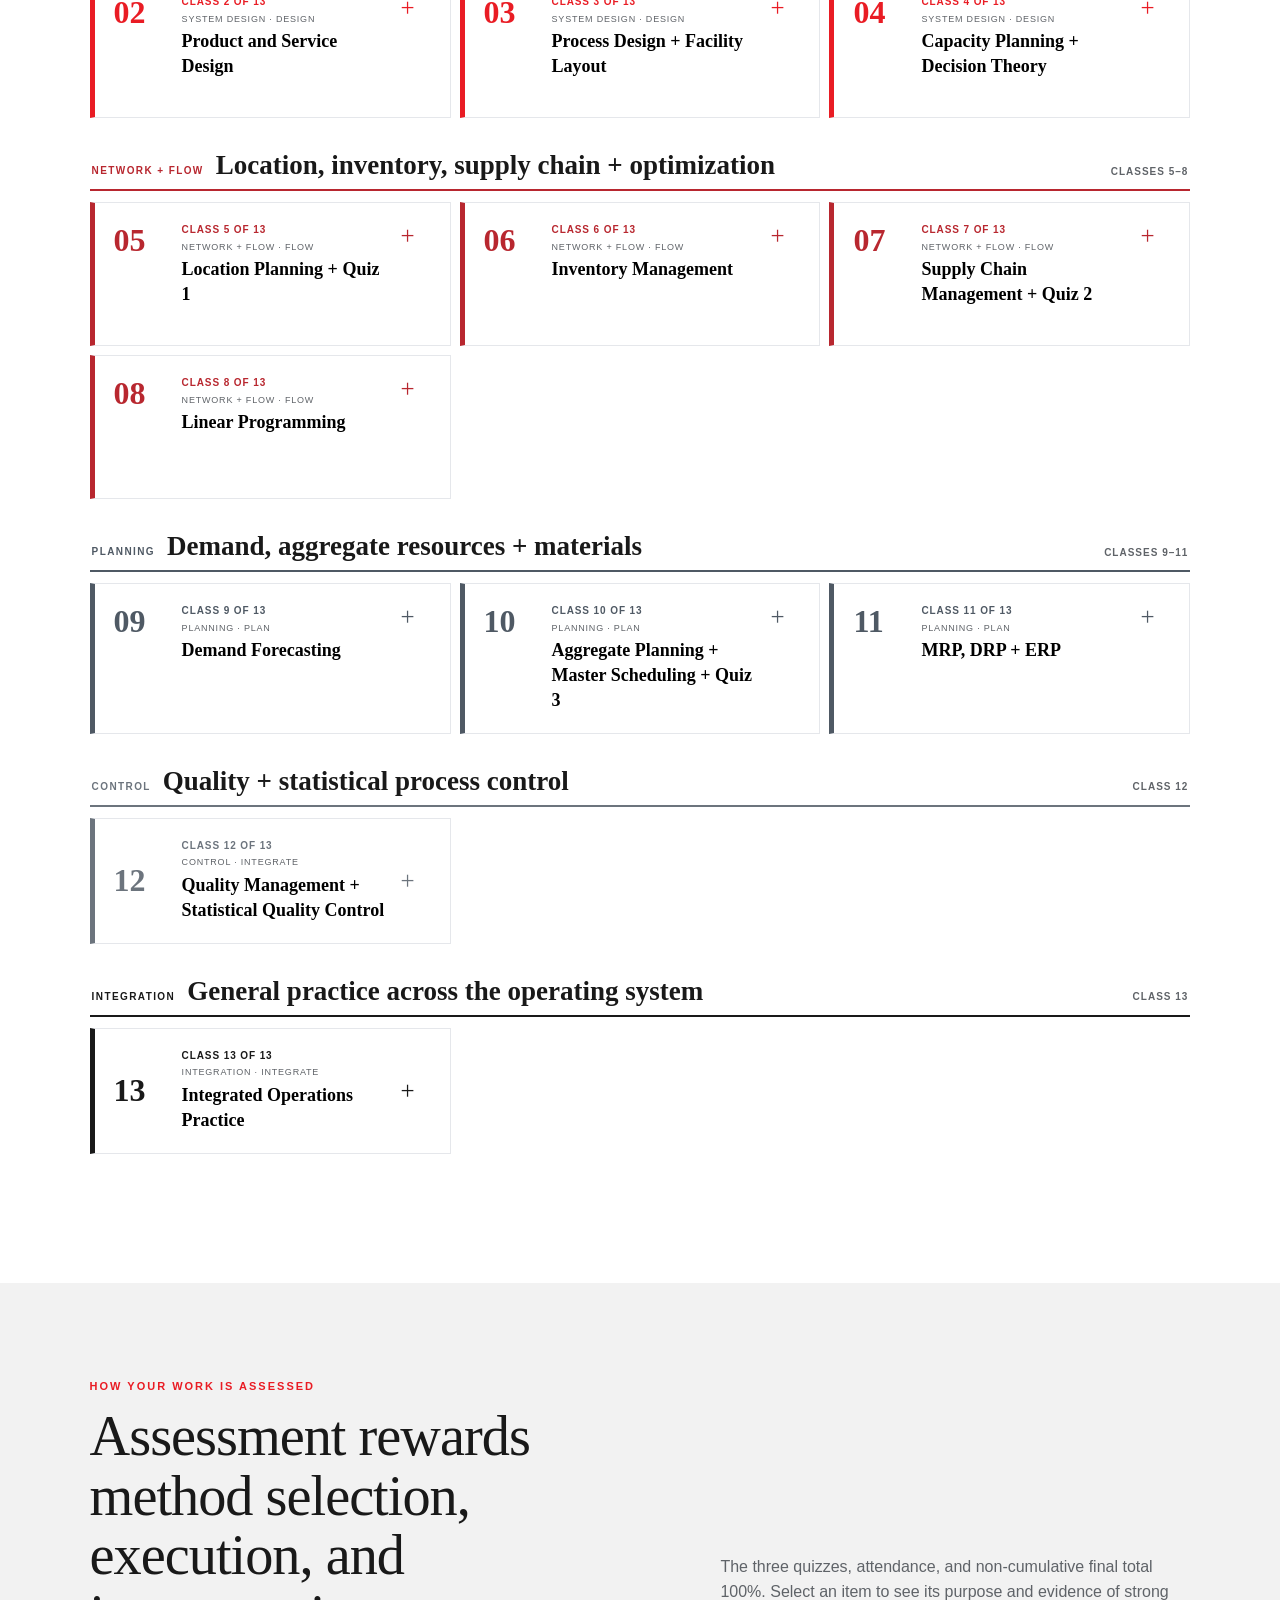
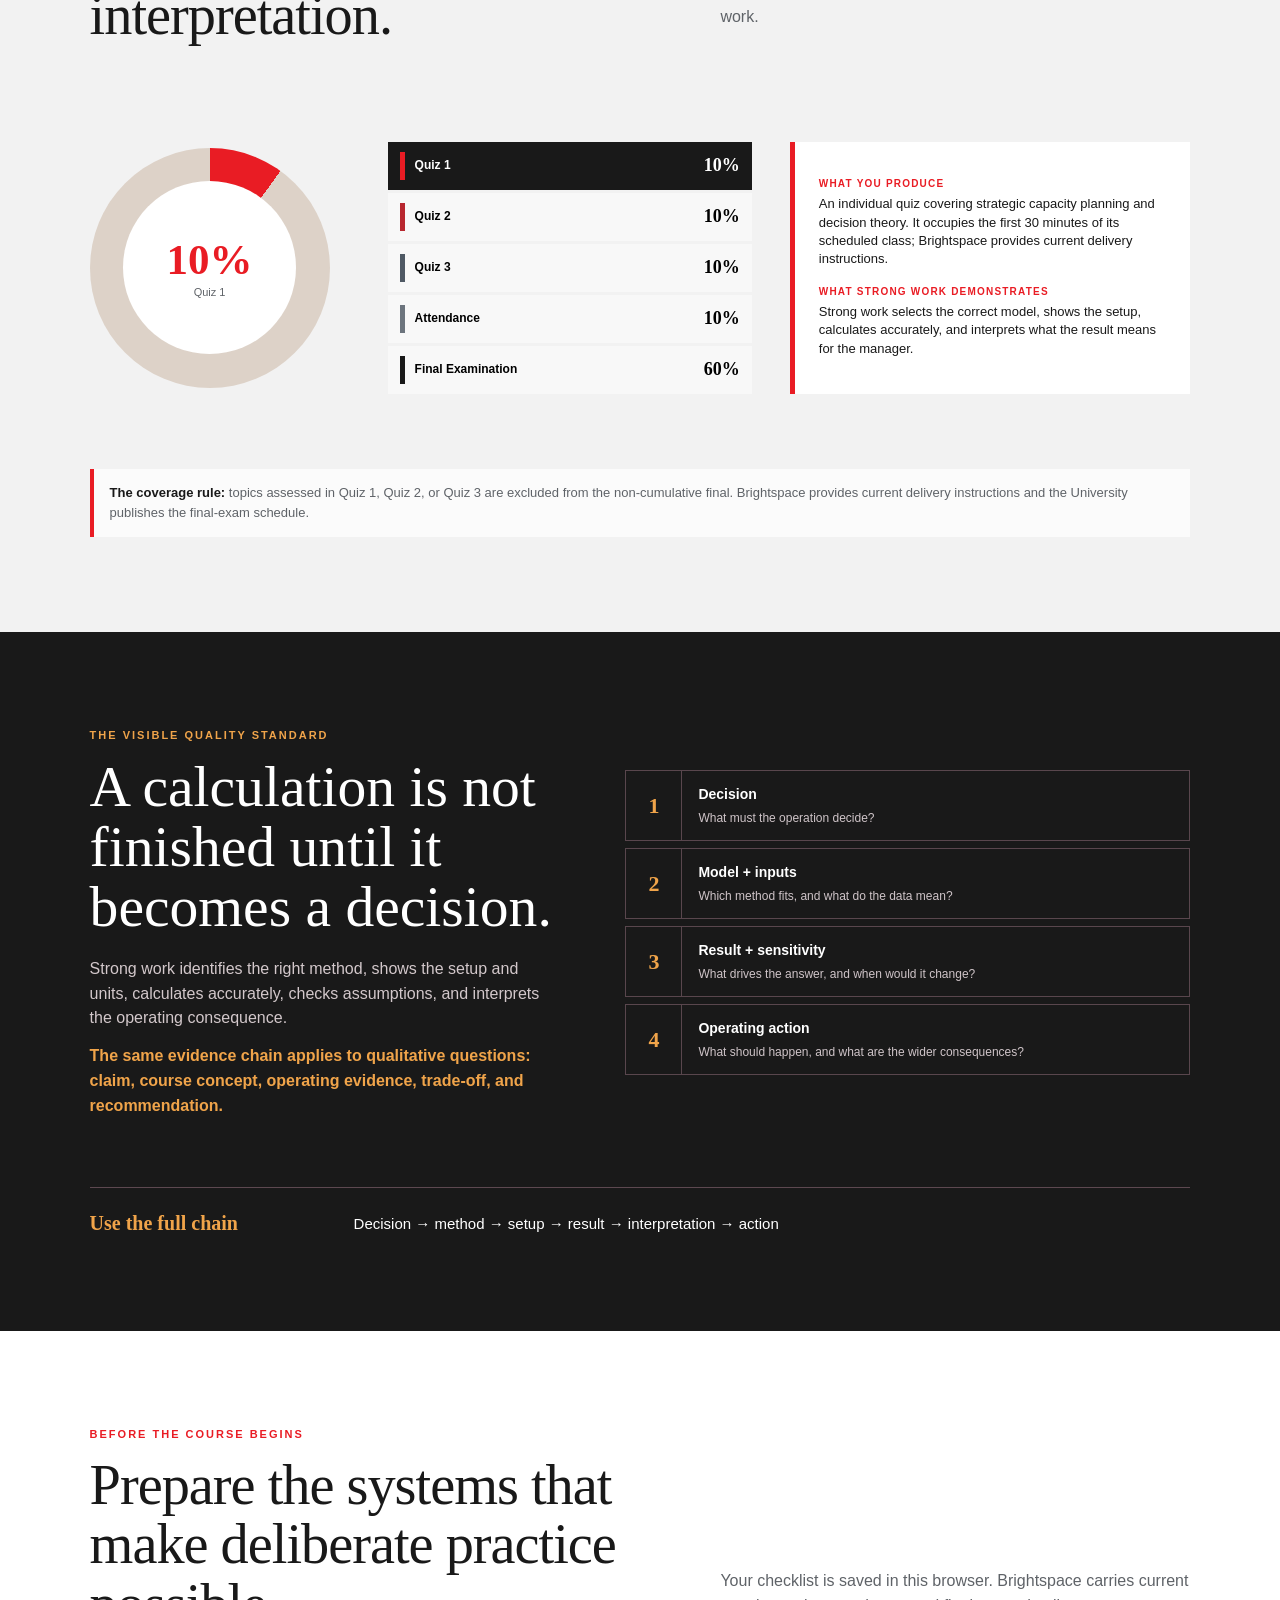
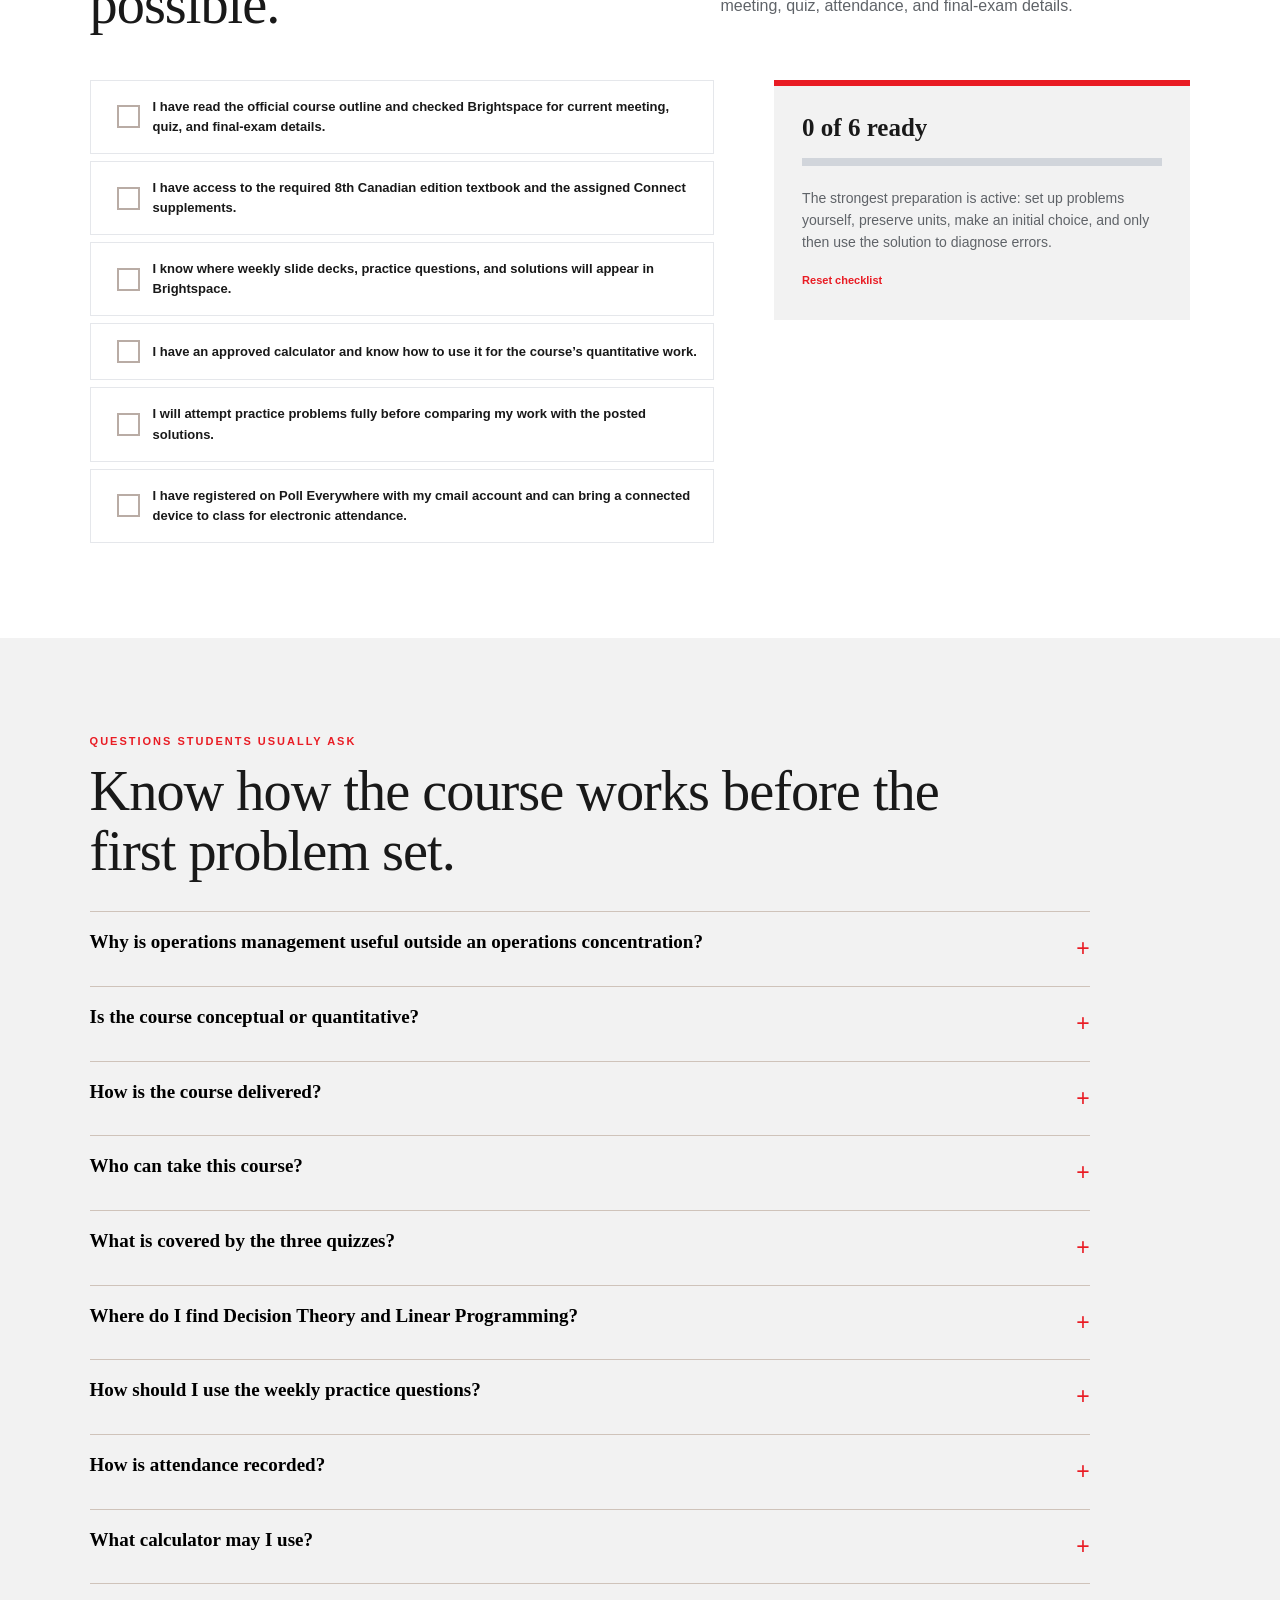
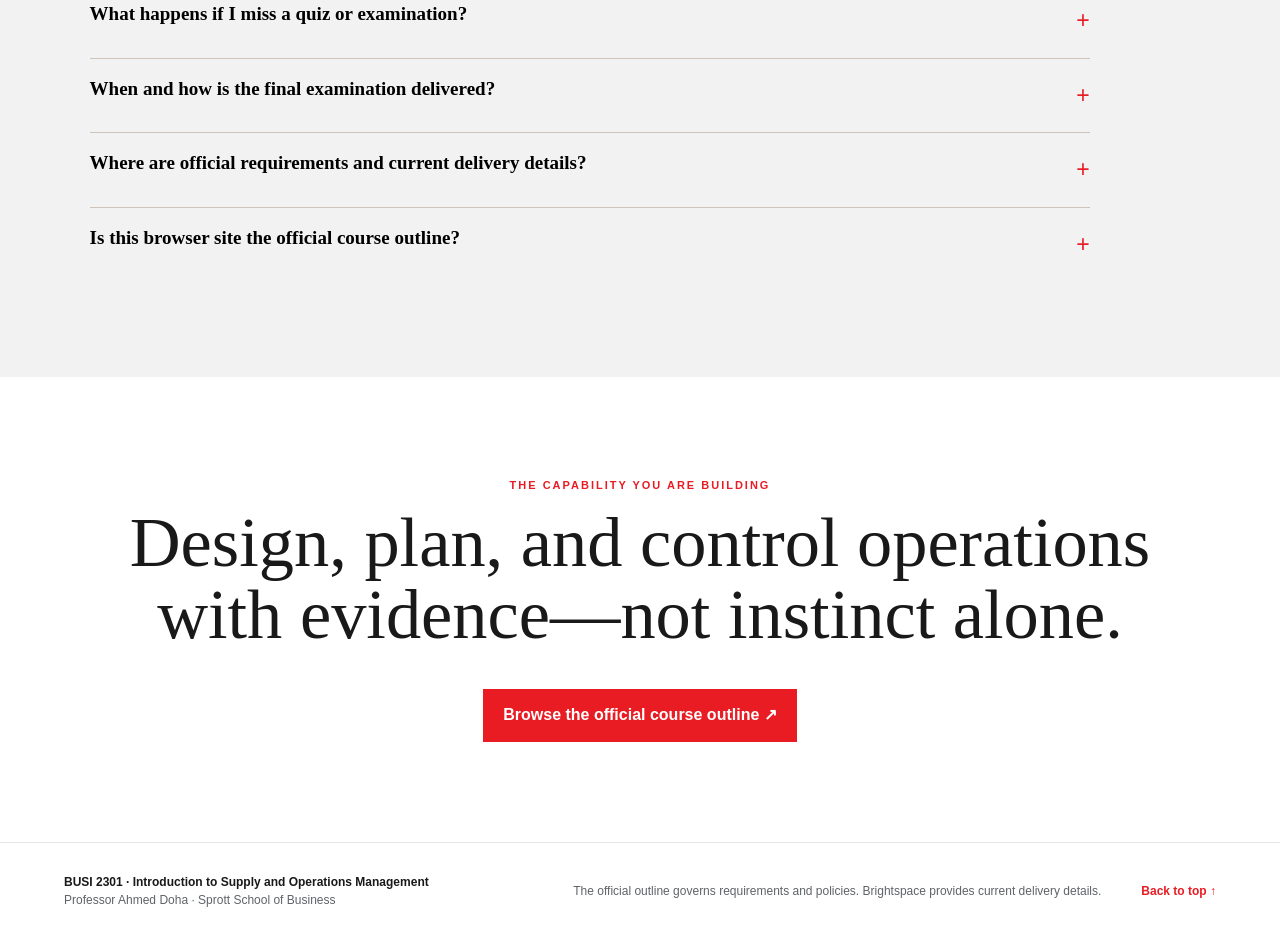
<file: courses/introduction-to-supply-and-operations-management/index.html>
<!doctype html>
<html lang="en">
<head>
  <meta charset="utf-8">
  <meta name="viewport" content="width=device-width,initial-scale=1">
  <meta name="description" content="Student guide to BUSI 2301, Introduction to Supply and Operations Management.">
  <title>BUSI 2301: Supply &amp; Operations Management</title>
  <link rel="icon" type="image/png" sizes="32x32" href="assets/sprott-favicon.png">
  <link rel="stylesheet" href="assets/style.css?v=20260904b">
  <link rel="stylesheet" href="assets/calendar.css?v=20260904b">
  <link rel="stylesheet" href="assets/development.css?v=20260904b">
  <link rel="stylesheet" href="assets/student-shell.css?v=20260904b">
  <link rel="stylesheet" href="assets/busi2301.css?v=20260904b">
  <!-- Privacy-friendly analytics by Plausible: cookieless, no personal data,
       so no consent banner is required. -->
  <script defer src="https://plausible.io/js/pa-hrSn4Qwof1GA8uA8lwDJr.js"></script>
  <script>
    window.plausible=window.plausible||function(){(plausible.q=plausible.q||[]).push(arguments)},plausible.init=plausible.init||function(i){plausible.o=i||{}};
    plausible.init()
  </script>
</head>
<body>
  <header class="site-header">
    <a class="identity" href="#top" aria-label="Sprott School of Business at Carleton University"><div class="institution-lockup"><img src="assets/carleton-logo.svg" alt="Carleton University"><i aria-hidden="true"></i><b>Sprott<small>School of Business</small></b></div></a>
    <button class="menu-toggle" type="button" aria-expanded="false" aria-controls="course-navigation"><span>Menu</span><i aria-hidden="true"></i></button>
    <nav id="course-navigation" aria-label="Course sections"><a href="#journey">How it works</a><a href="#semester">13 Classes</a><a href="#materials">Material</a><a href="#assessment">Assessment</a><a href="#start">Get Ready</a><a href="#questions">FAQ</a><a class="mobile-outline-link" href="downloads/BUSI-2301-Course-Outline.pdf" target="_blank" rel="noopener">Official outline ↗</a></nav>
    <a class="outline-link" href="downloads/BUSI-2301-Course-Outline.pdf" target="_blank" rel="noopener">Official outline ↗</a>
  </header>

  <main id="top">
    <section class="hero">
      <div class="hero-copy">
        <p class="eyebrow">BUSI 2301 · undergraduate core course</p>
        <h1 class="course-title"><span>Introduction to Supply</span><em>and Operations Management</em></h1>
        <h2 class="hero-promise">Turn demand and constraints into operating decisions that a business can deliver.</h2>
        <p class="hero-lead">Across thirteen classes, you will design operating systems, configure flow, plan resources, control quality, and explain what each model means for managers and customers.</p>
        <div class="hero-actions"><button data-scroll="journey">See how the course works</button><a href="#start">What should I prepare?</a></div>
      </div>
      <div class="hero-proof" aria-label="Course at a glance">
        <p>One operating system. Four decision arcs.</p>
        <div class="proof-number"><b>13</b><span>three-hour<br>classes</span></div>
        <div class="proof-line"></div>
        <div class="proof-number"><b>15</b><span>chapters +<br>supplements</span></div>
        <small>Design · flow · planning · control</small>
      </div>
    </section>

    <section class="promise-strip"><p><b>The course journey</b> Frame the operating decision, work the model, then explain the managerial consequence.</p></section>

    <section id="journey" class="section journey">
      <div class="section-head"><div><p class="eyebrow">How the learning works</p><h2>Do more than recognize a formula.</h2></div><p>Each topic follows the same discipline: understand the system, select and execute the appropriate method, then interpret the result as a business decision.</p></div>
      <div class="three-class-label"><span>The Operations Decision Rhythm</span><p>Use this sequence for worked examples, practice sets, quizzes, and the final examination.</p></div>
      <div class="rhythm">
        <article><span>Step 1</span><h3>Frame the system</h3><p>Name the decision, customer promise, process boundary, performance measure, and information available.</p><b>A model begins with the right question.</b></article><i aria-hidden="true">→</i>
        <article><span>Step 2</span><h3>Work the model</h3><p>Select the method, state assumptions and units, structure the data, calculate, and check whether the result is feasible.</p><b>Show the setup—not only the answer.</b></article><i aria-hidden="true">→</i>
        <article><span>Step 3</span><h3>Make the decision</h3><p>Interpret the result, identify the driving constraint or assumption, and explain customer and system-wide consequences.</p><b>Numbers earn value when they guide action.</b></article>
      </div>
    </section>

    <section class="section cycles-section">
      <div class="section-head compact"><div><p class="eyebrow">The operating system</p><h2>Four connected decision arcs—not a collection of formulas.</h2></div><p>Select an arc to inspect its classes, evidence, methods, managerial output, and connection to the rest of the course.</p></div>
      <div class="cycle-interface"><nav id="cycleTabs" class="cycle-tabs" aria-label="Operations decision arcs"></nav><article id="cyclePanel" class="cycle-panel" aria-live="polite"></article></div>
    </section>

    <section id="materials" class="section materials-section">
      <div class="section-head"><div><p class="eyebrow">Your course materials</p><h2>A common text, two online supplements, and deliberate practice.</h2></div><p>The textbook supplies the conceptual and quantitative spine. Brightspace focuses weekly coverage; Connect supplies material absent from the printed book.</p></div>
      <div class="materials-grid">
        <article class="material-card featured"><div class="material-top"><span>Required textbook</span><b>Course spine</b></div><h3>Operations &amp; Supply Chain Management</h3><p class="material-citation">Stevenson · Mottaghi · Bakhtiari · 8th Canadian edition · 2024</p><p>Assigned chapters cover operations strategy, design, capacity, location, inventory, supply chain, forecasting, planning, materials, and quality.</p><small>McGraw-Hill · ISBN 9781264855872</small></article>
        <article class="material-card"><div class="material-top"><span>McGraw-Hill Connect</span><b>Required supplements</b></div><h3>Decision Theory + Linear Programming</h3><p class="material-citation">Supplement 5S · Supplement 6S</p><p>These two assigned supplements are not in the printed text; they are provided online through McGraw-Hill Connect.</p><small>Required for Classes 4 and 8</small></article>
        <article class="material-card"><div class="material-top"><span>Brightspace</span><b>Weekly focus</b></div><h3>Slides + practice sets</h3><p class="material-citation">Coverage guide · questions · solutions</p><p>The slides identify covered chapter material. Practice questions should be attempted fully before you compare your work with the posted solutions.</p><small>Use errors to target the next practice round</small></article>
        <article class="material-card optional"><div class="material-top"><span>Examination tool</span><b>Approved calculator</b></div><h3>Bring the right device</h3><p class="material-citation">BA II Plus · HP 12C · EL-738C · approved equivalents</p><p>The official outline lists permitted business calculators. Build familiarity before a timed assessment and confirm current examination rules.</p><small>No substitute for showing the model setup</small></article>
      </div>
    </section>

    <section id="semester" class="section semester-section">
      <div class="section-head"><div><p class="eyebrow">Your semester</p><h2>Thirteen classes form one operating-decision lifecycle.</h2></div><p>Open a class to see what to prepare, what the room will work through, and what capability carries into the next operating decision.</p></div>
      <div id="classFilters" class="filters" aria-label="Filter classes"></div><div id="classGrid" class="class-grid"></div>
    </section>

    <section id="assessment" class="section assessment-section">
      <div class="section-head"><div><p class="eyebrow">How your work is assessed</p><h2>Assessment rewards method selection, execution, and interpretation.</h2></div><p>The three quizzes, attendance, and non-cumulative final total 100%. Select an item to see its purpose and evidence of strong work.</p></div>
      <div class="assessment-layout"><div class="assessment-meter"><div class="meter-inner"><b id="selectedWeight">10%</b><span id="selectedLabel">Quiz 1</span></div></div><div id="assessmentList" class="assessment-list"></div><article id="assessmentDetail" class="assessment-detail"></article></div>
      <p class="source-note"><b>The coverage rule:</b> topics assessed in Quiz 1, Quiz 2, or Quiz 3 are excluded from the non-cumulative final. Brightspace provides current delivery instructions and the University publishes the final-exam schedule.</p>
    </section>

    <section class="section evidence-section">
      <div class="evidence-copy"><p class="eyebrow">The visible quality standard</p><h2>A calculation is not finished until it becomes a decision.</h2><p>Strong work identifies the right method, shows the setup and units, calculates accurately, checks assumptions, and interprets the operating consequence.</p><p>The same evidence chain applies to qualitative questions: claim, course concept, operating evidence, trade-off, and recommendation.</p></div>
      <div class="ladder" aria-label="Operations evidence chain"><div><span>1</span><b>Decision<small>What must the operation decide?</small></b></div><div><span>2</span><b>Model + inputs<small>Which method fits, and what do the data mean?</small></b></div><div><span>3</span><b>Result + sensitivity<small>What drives the answer, and when would it change?</small></b></div><div><span>4</span><b>Operating action<small>What should happen, and what are the wider consequences?</small></b></div></div>
      <div class="evidence-summary"><b>Use the full chain</b><span>Decision → method → setup → result → interpretation → action</span></div>
    </section>

    <section id="start" class="section start-section">
      <div class="section-head"><div><p class="eyebrow">Before the course begins</p><h2>Prepare the systems that make deliberate practice possible.</h2></div><p>Your checklist is saved in this browser. Brightspace carries current meeting, quiz, attendance, and final-exam details.</p></div>
      <div class="start-layout"><div id="checklist" class="checklist"></div><aside><b id="checkCount">0 of 6 ready</b><div class="check-progress"><span id="checkBar"></span></div><p>The strongest preparation is active: set up problems yourself, preserve units, make an initial choice, and only then use the solution to diagnose errors.</p><button id="resetChecks">Reset checklist</button></aside></div>
    </section>

    <section id="questions" class="section faq-section"><div class="section-head compact"><div><p class="eyebrow">Questions students usually ask</p><h2>Know how the course works before the first problem set.</h2></div></div><div id="faq" class="faq"></div></section>
    <section class="closing"><p class="eyebrow">The capability you are building</p><h2>Design, plan, and control operations with evidence—not instinct alone.</h2><a href="downloads/BUSI-2301-Course-Outline.pdf" target="_blank" rel="noopener">Browse the official course outline ↗</a></section>
  </main>
  <footer><div><b>BUSI 2301 · Introduction to Supply and Operations Management</b><span>Professor Ahmed Doha · Sprott School of Business</span></div><p>The official outline governs requirements and policies. Brightspace provides current delivery details.</p><a href="#top">Back to top ↑</a></footer>
  <script src="assets/data.js"></script><script src="assets/app.js"></script>
</body>
</html>
</file>
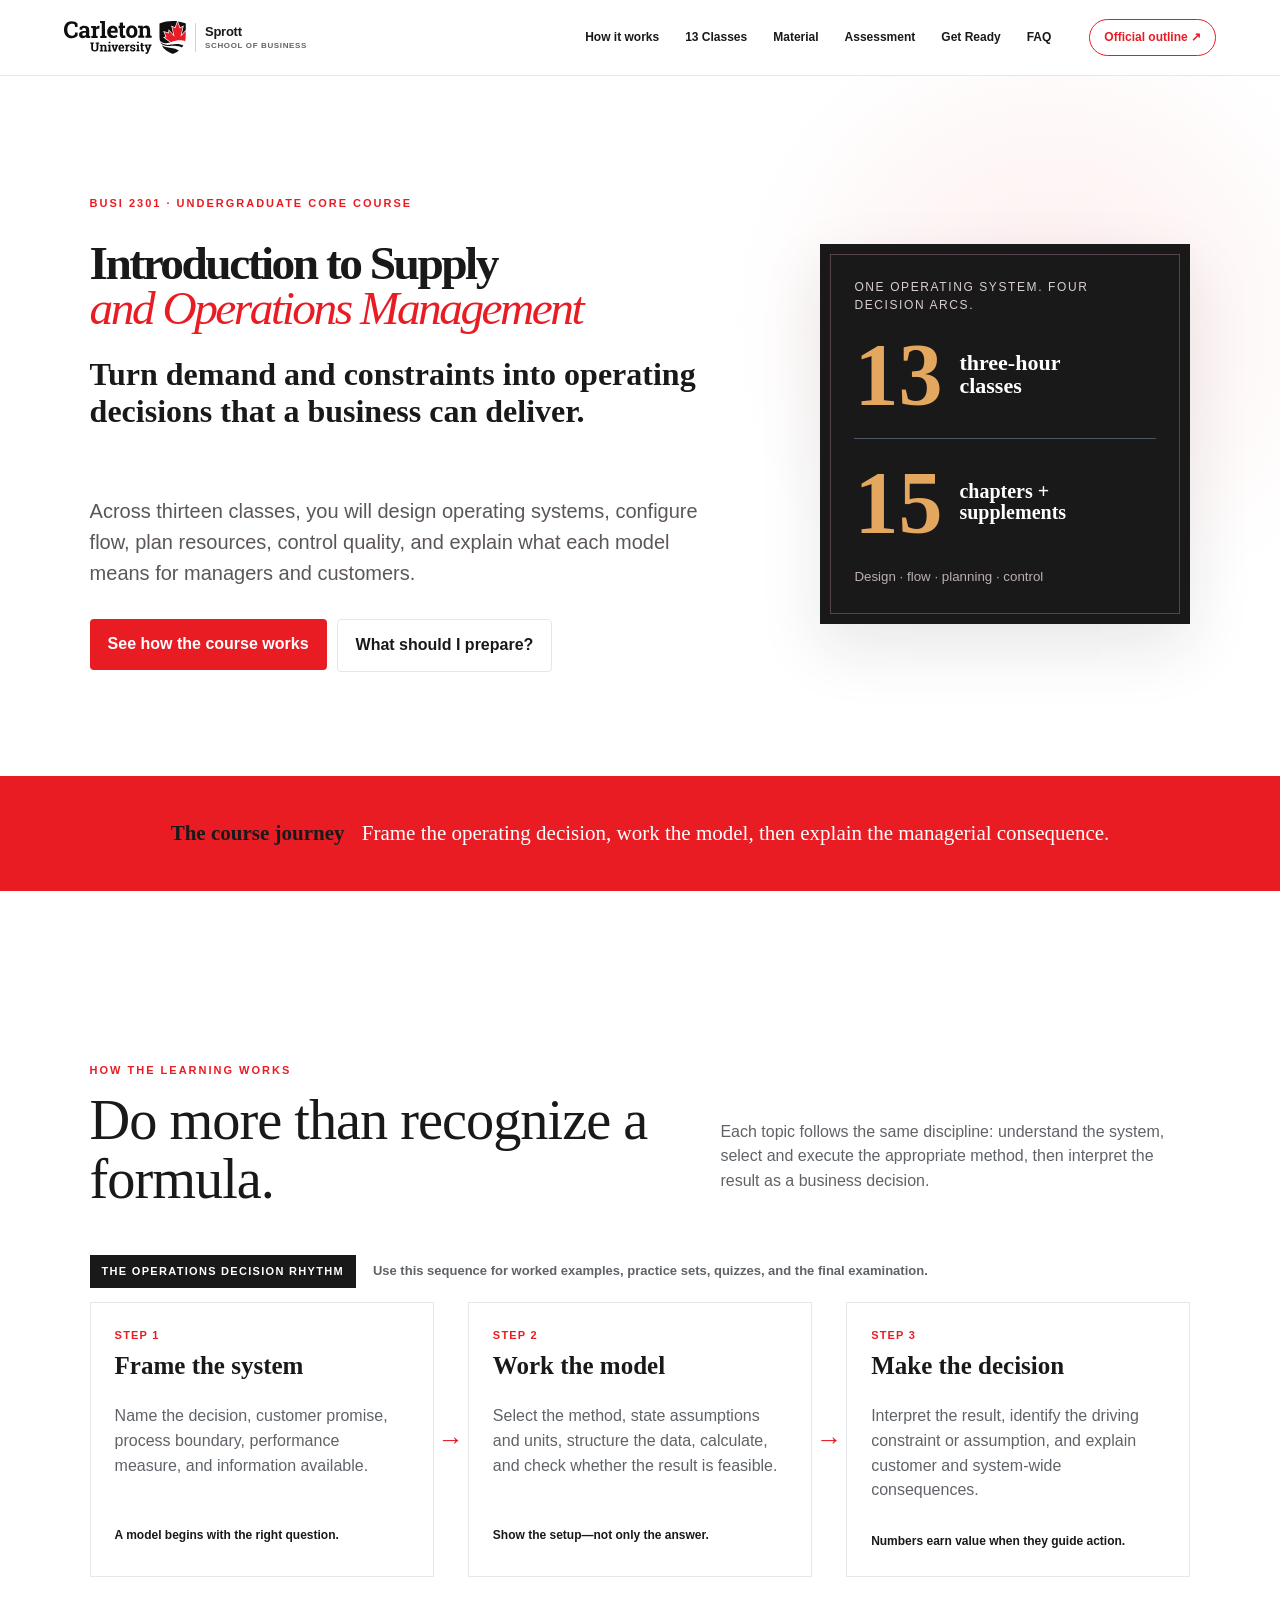
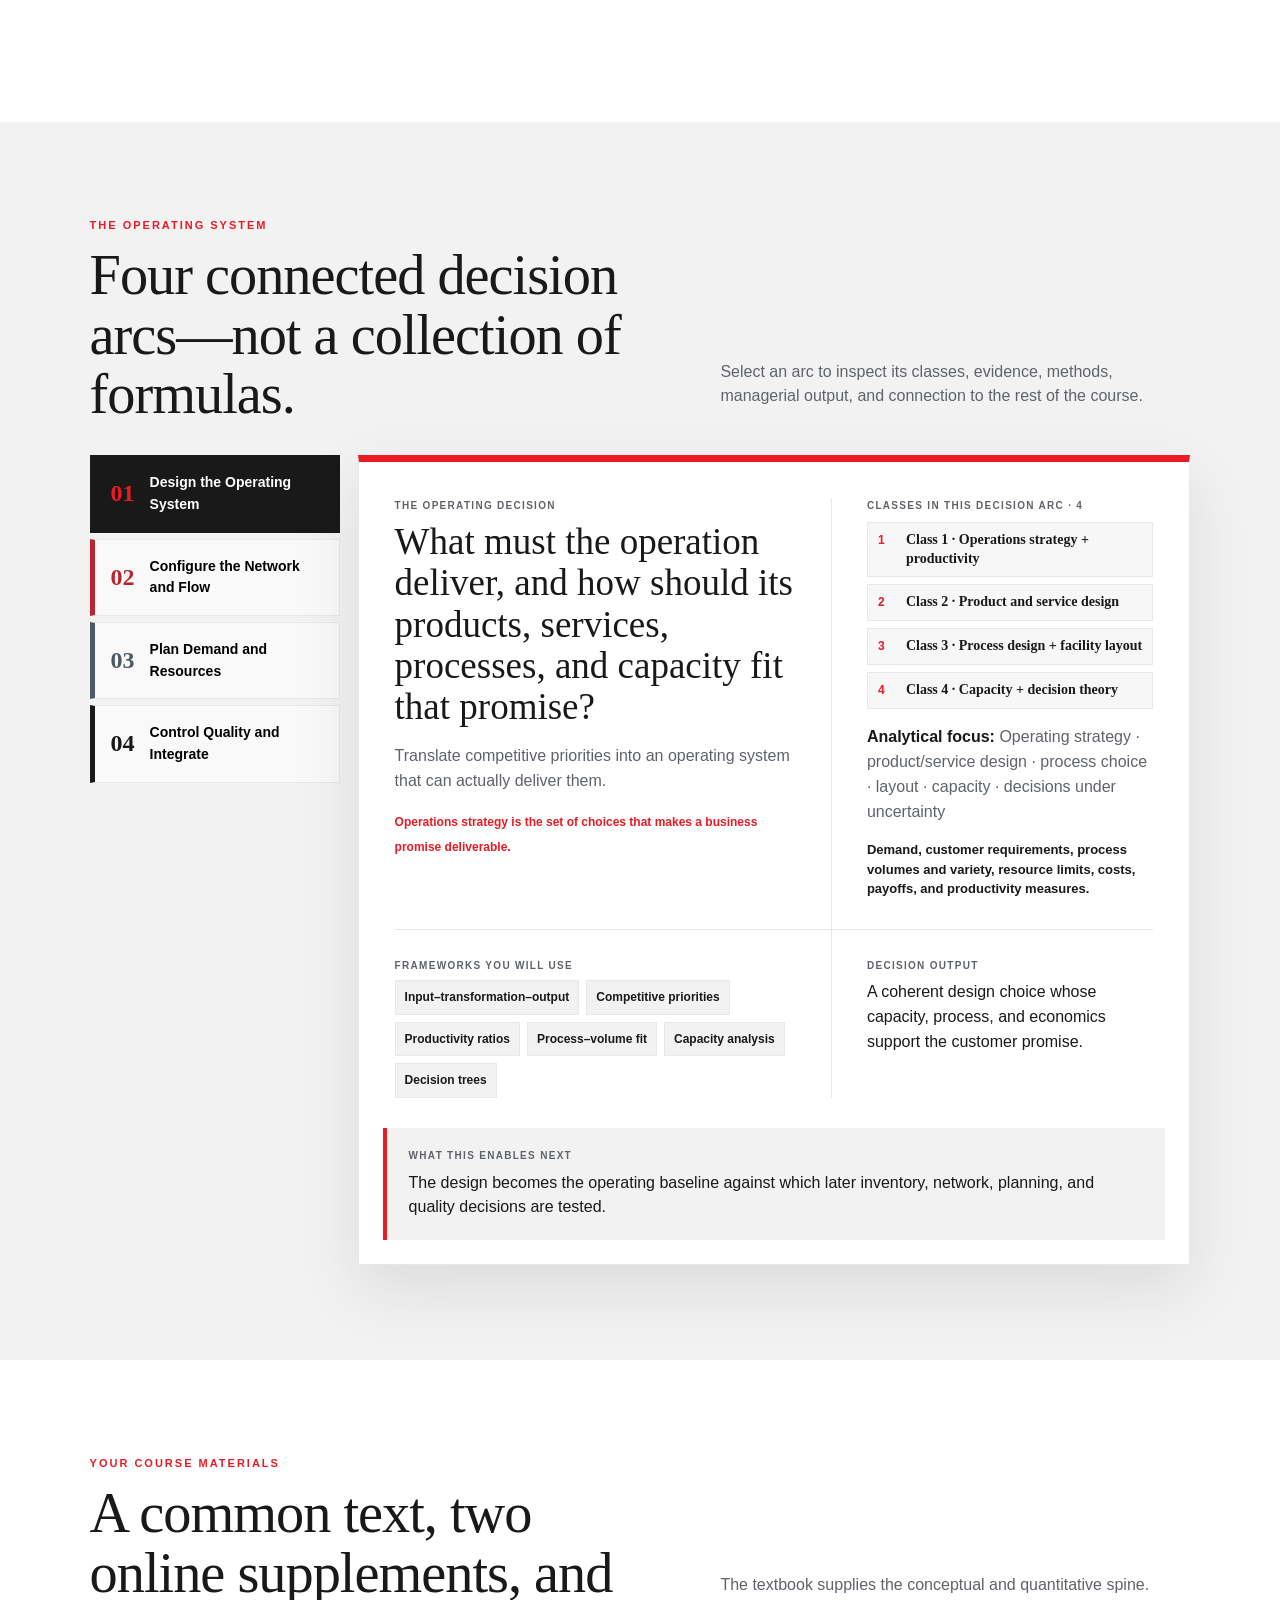
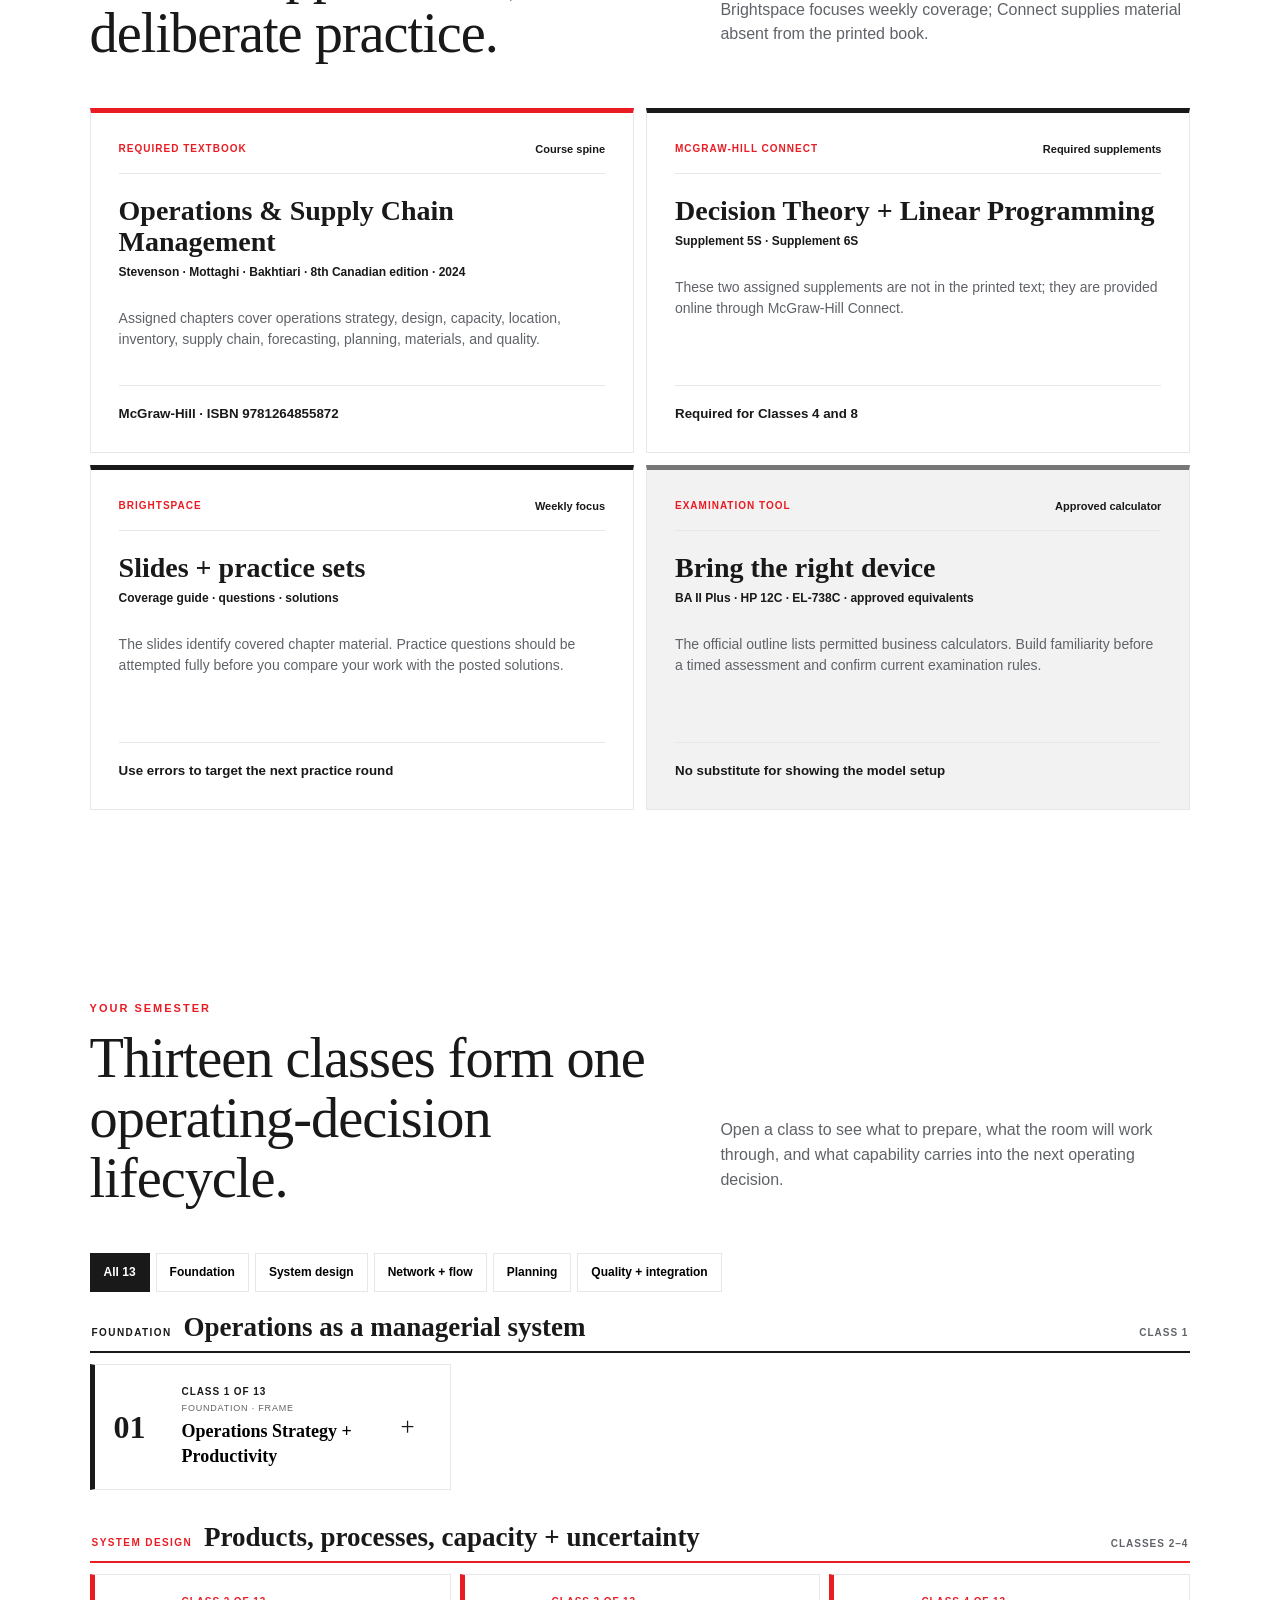
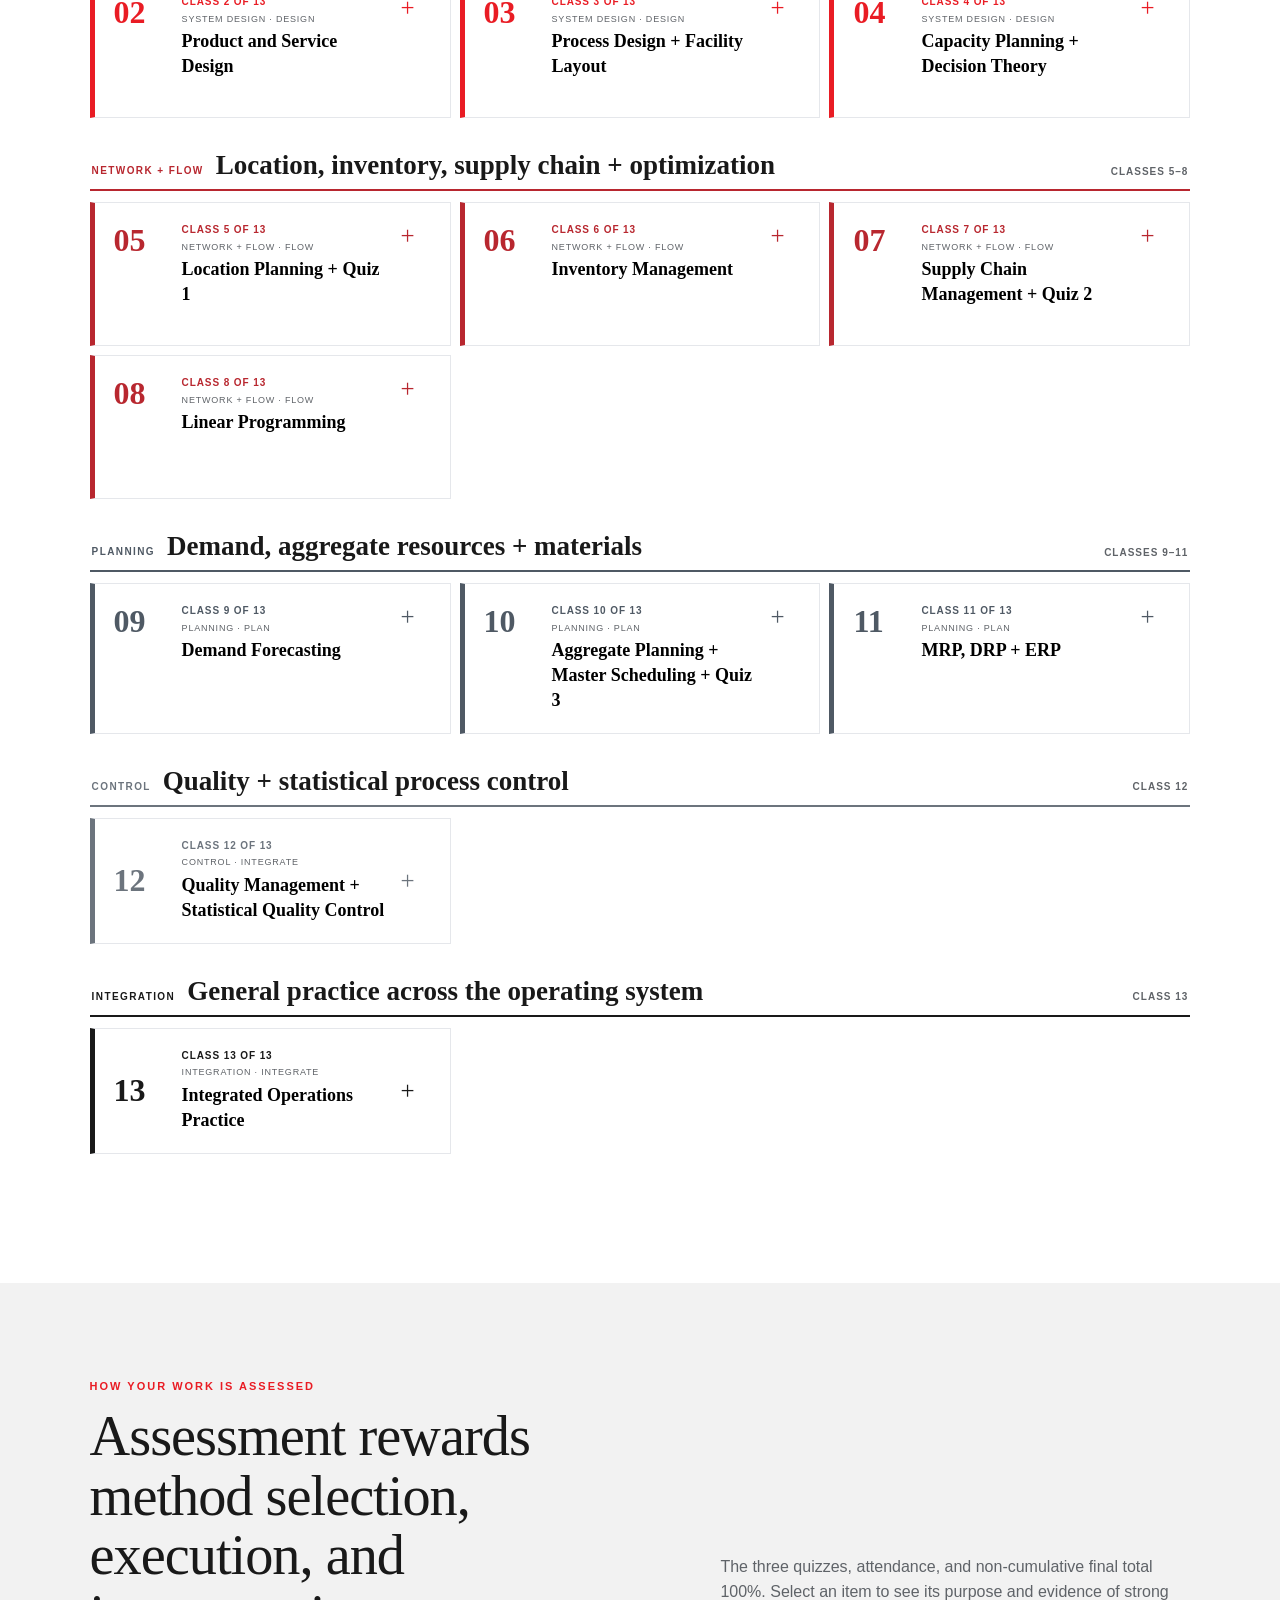
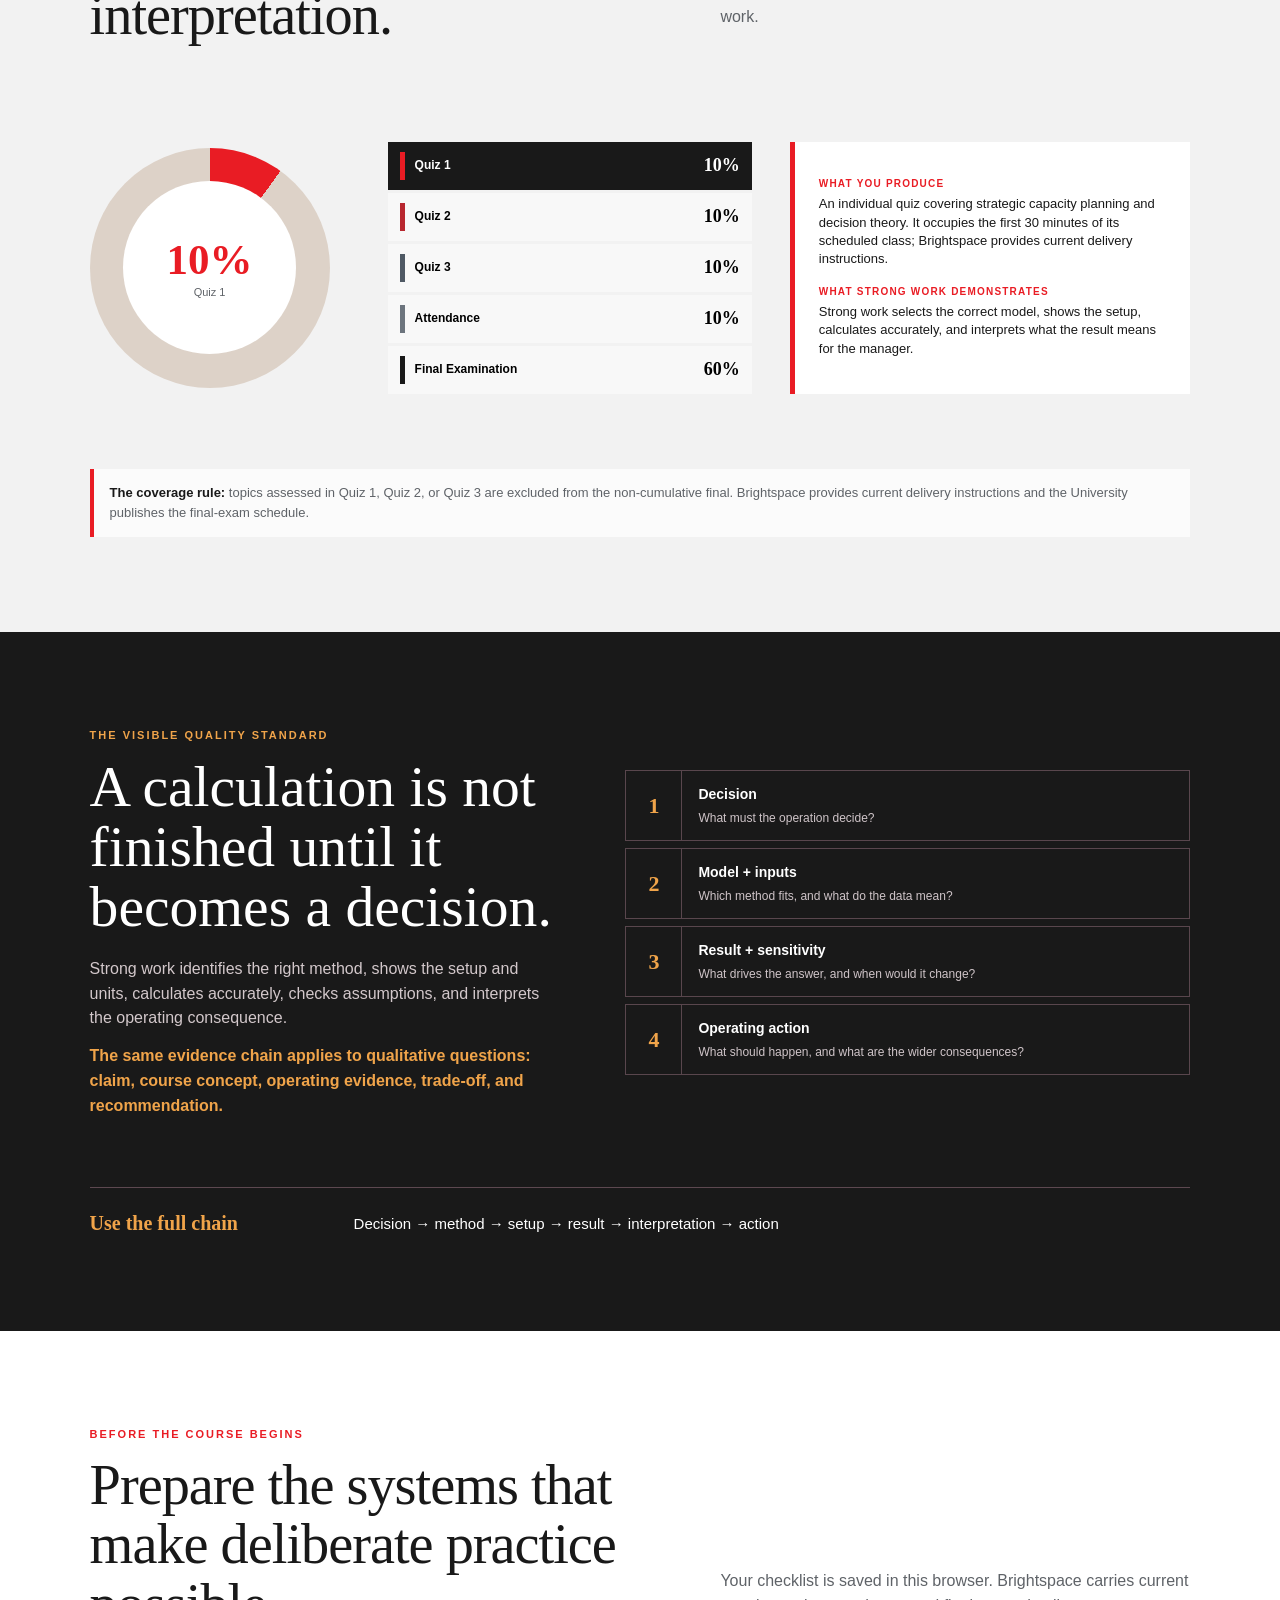
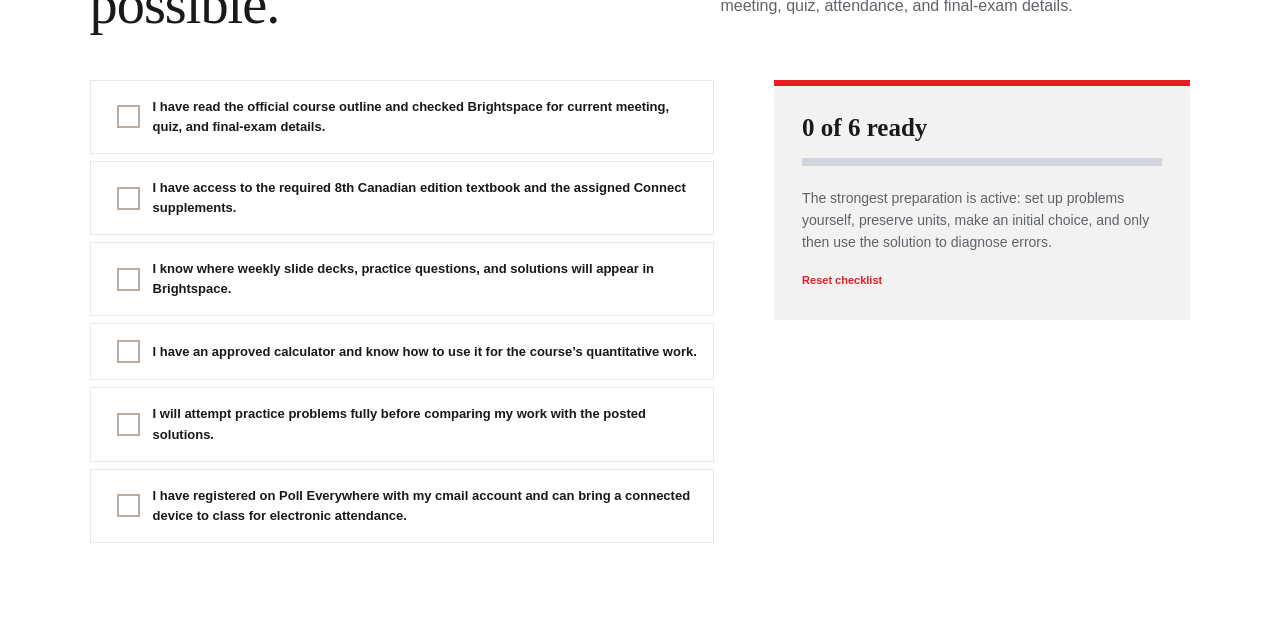
<file: courses/introduction-to-supply-chain-and-operations-management/index.html>
<!doctype html>
<html lang="en">
  <head>
    <meta charset="utf-8">
    <title>Moved — BUSI 2301</title>
    <!-- The course was renamed to match its official outline; this path is kept
         so any link already shared still works. -->
    <link rel="canonical" href="https://ahmeddoha.com/courses/introduction-to-supply-and-operations-management/">
    <meta http-equiv="refresh" content="0; url=/courses/introduction-to-supply-and-operations-management/">
    <!-- Privacy-friendly analytics by Plausible: cookieless, no personal data,
       so no consent banner is required. -->
  <script defer src="https://plausible.io/js/pa-hrSn4Qwof1GA8uA8lwDJr.js"></script>
  <script>
    window.plausible=window.plausible||function(){(plausible.q=plausible.q||[]).push(arguments)},plausible.init=plausible.init||function(i){plausible.o=i||{}};
    plausible.init()
  </script>
</head>
  <body>
    <p>This page has moved to
      <a href="/courses/introduction-to-supply-and-operations-management/">Introduction to Supply and Operations Management</a>.
    </p>
  </body>
</html>
</file>
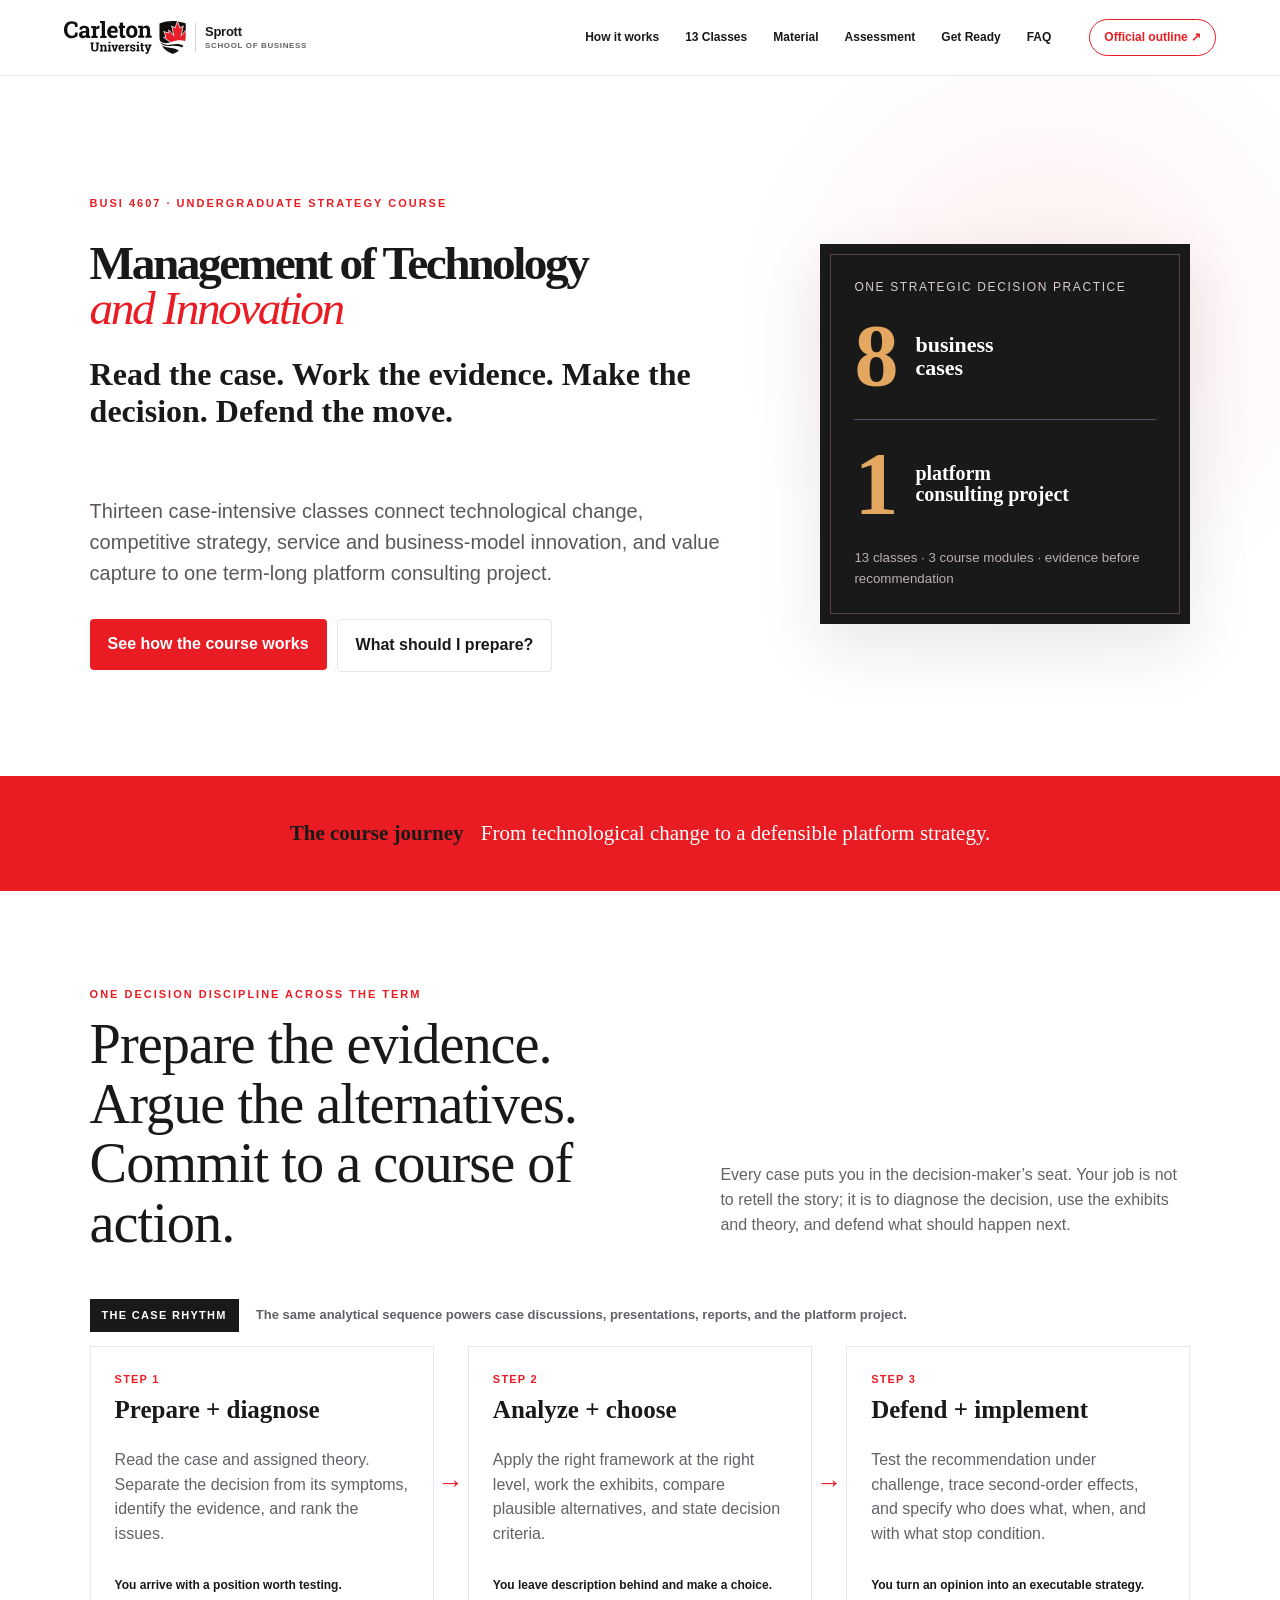
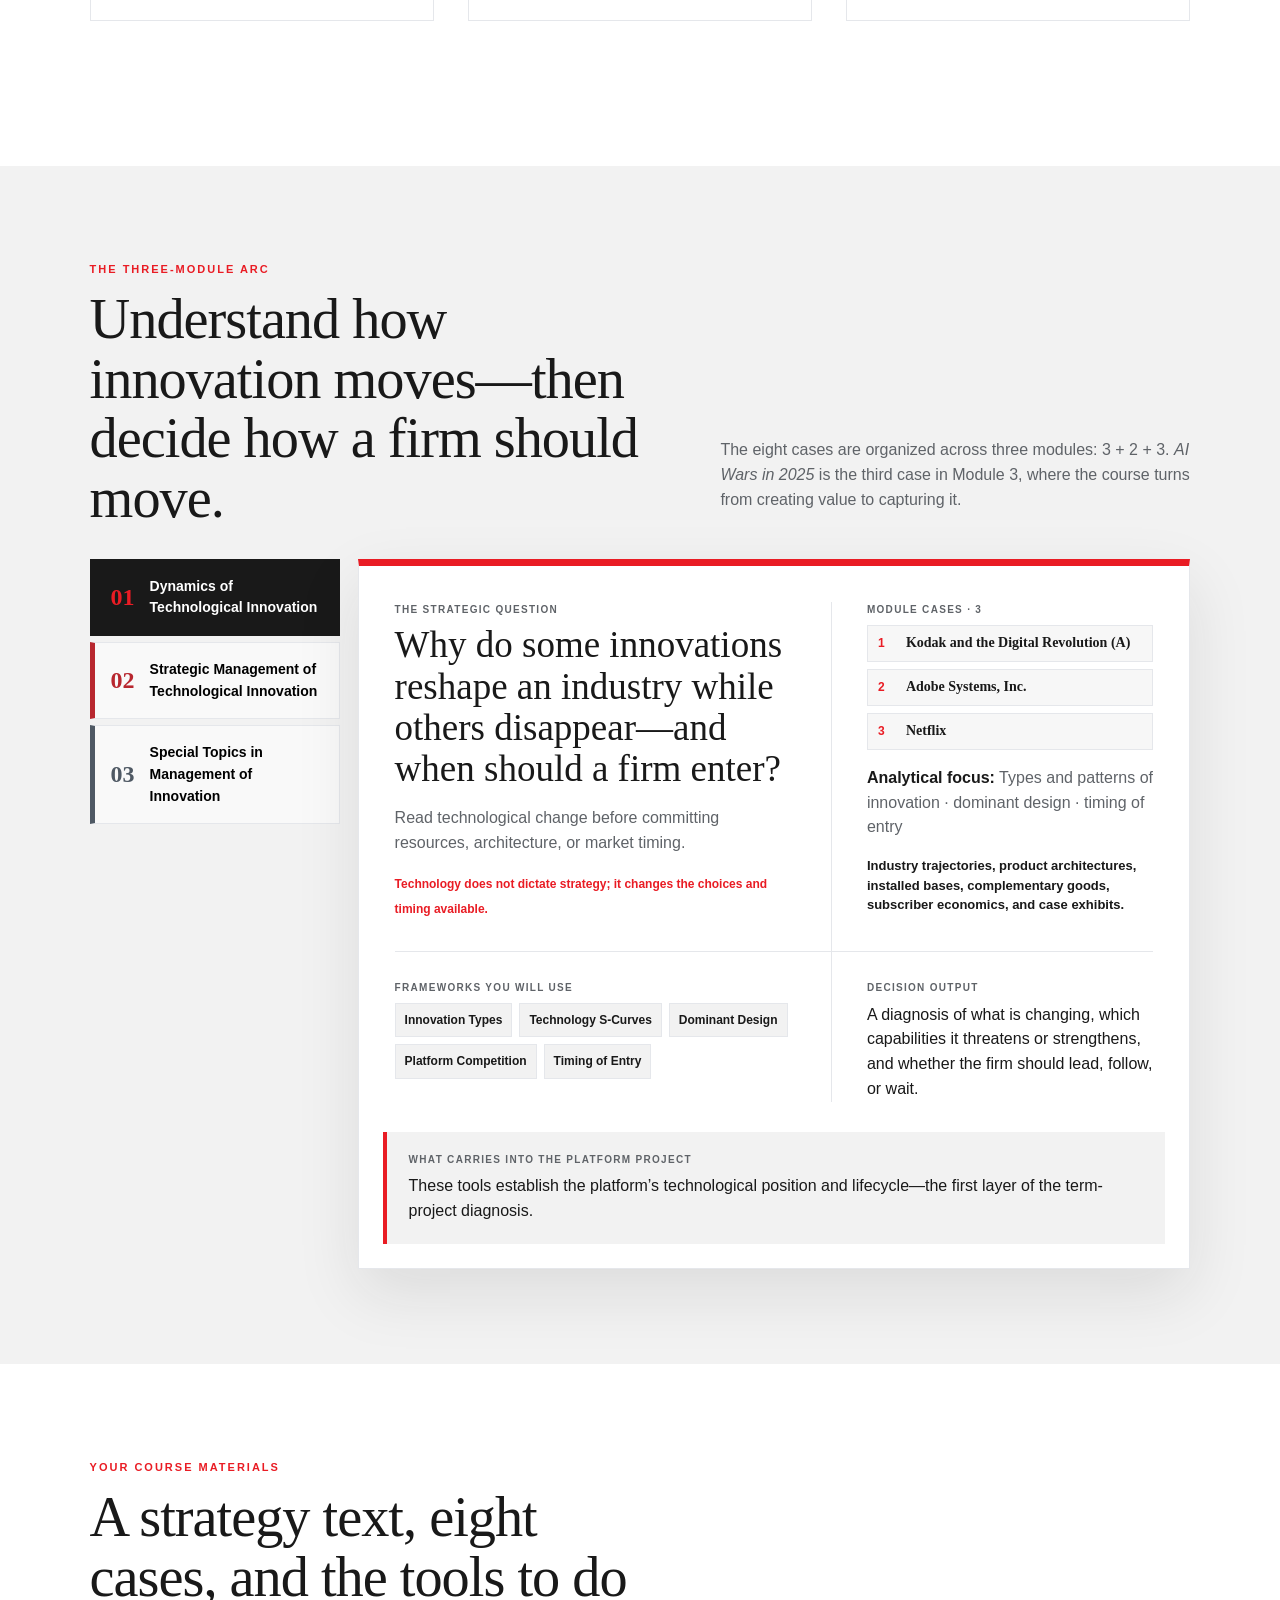
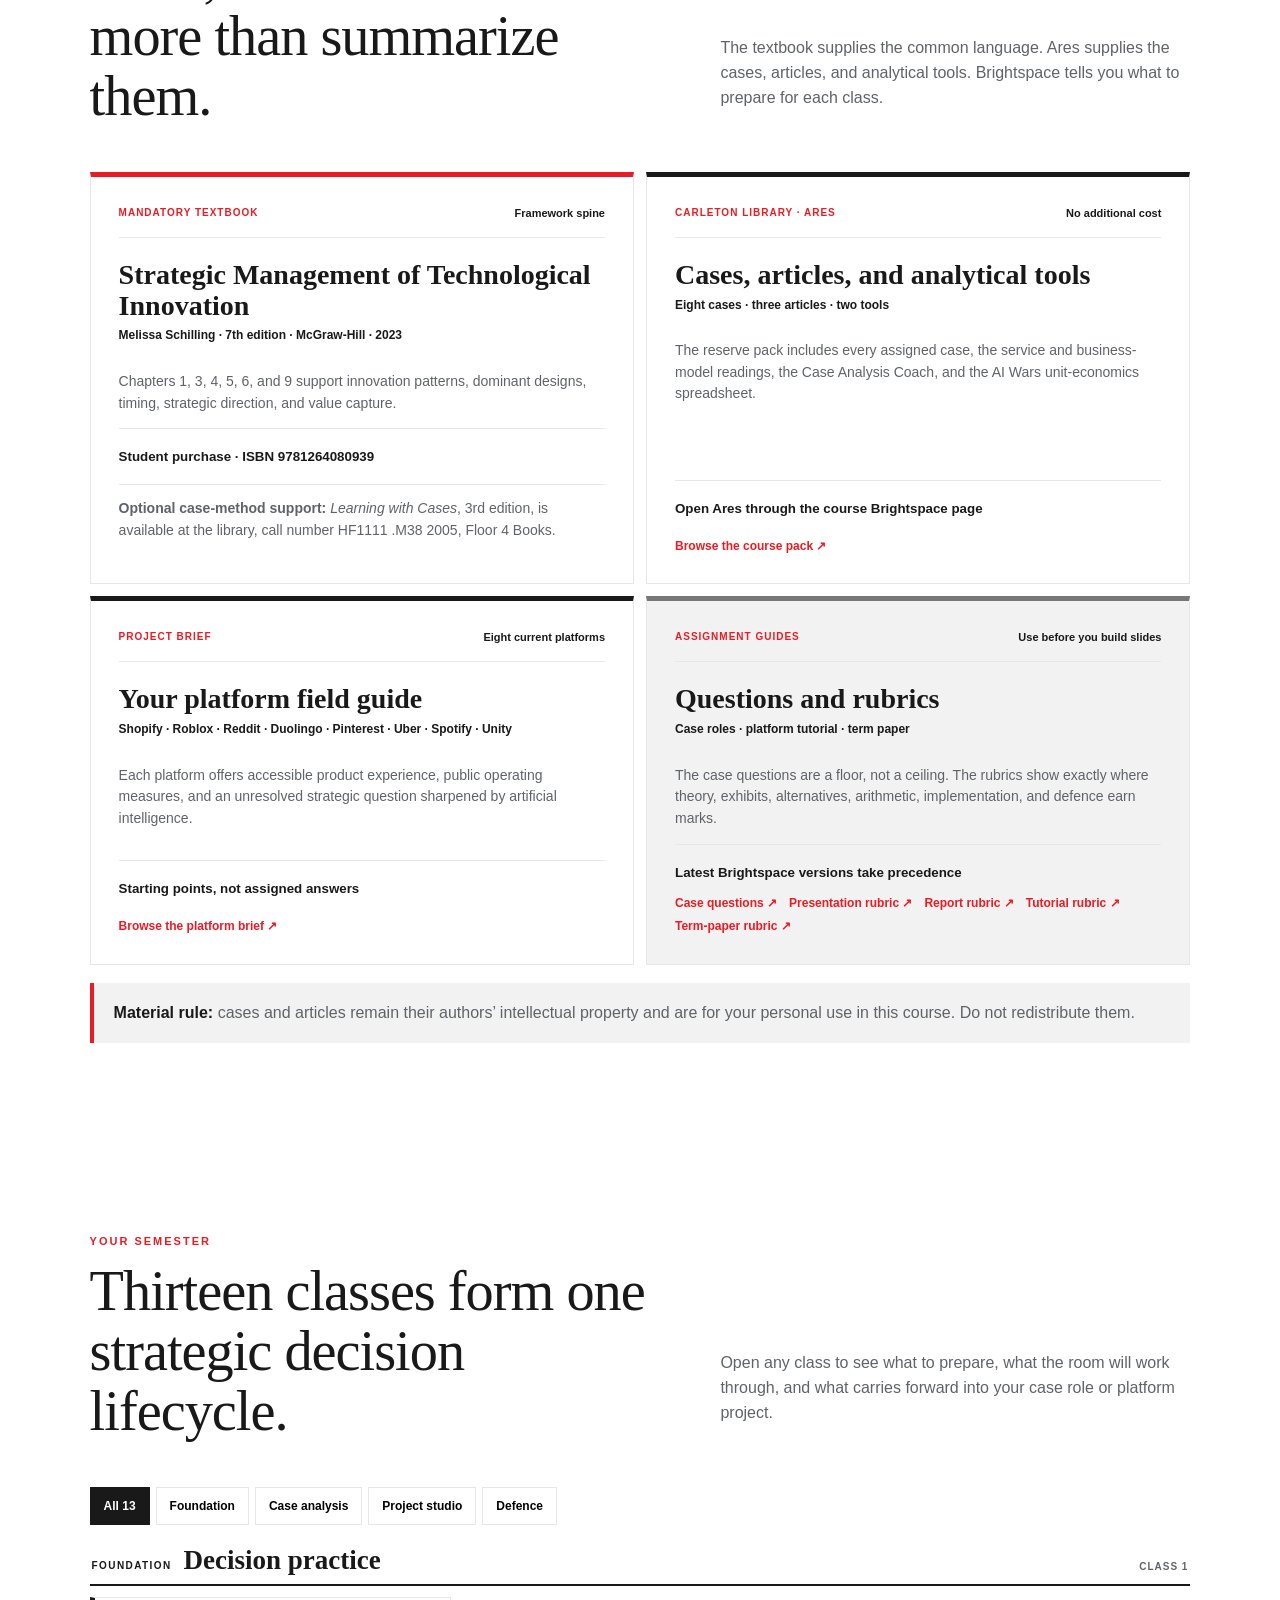
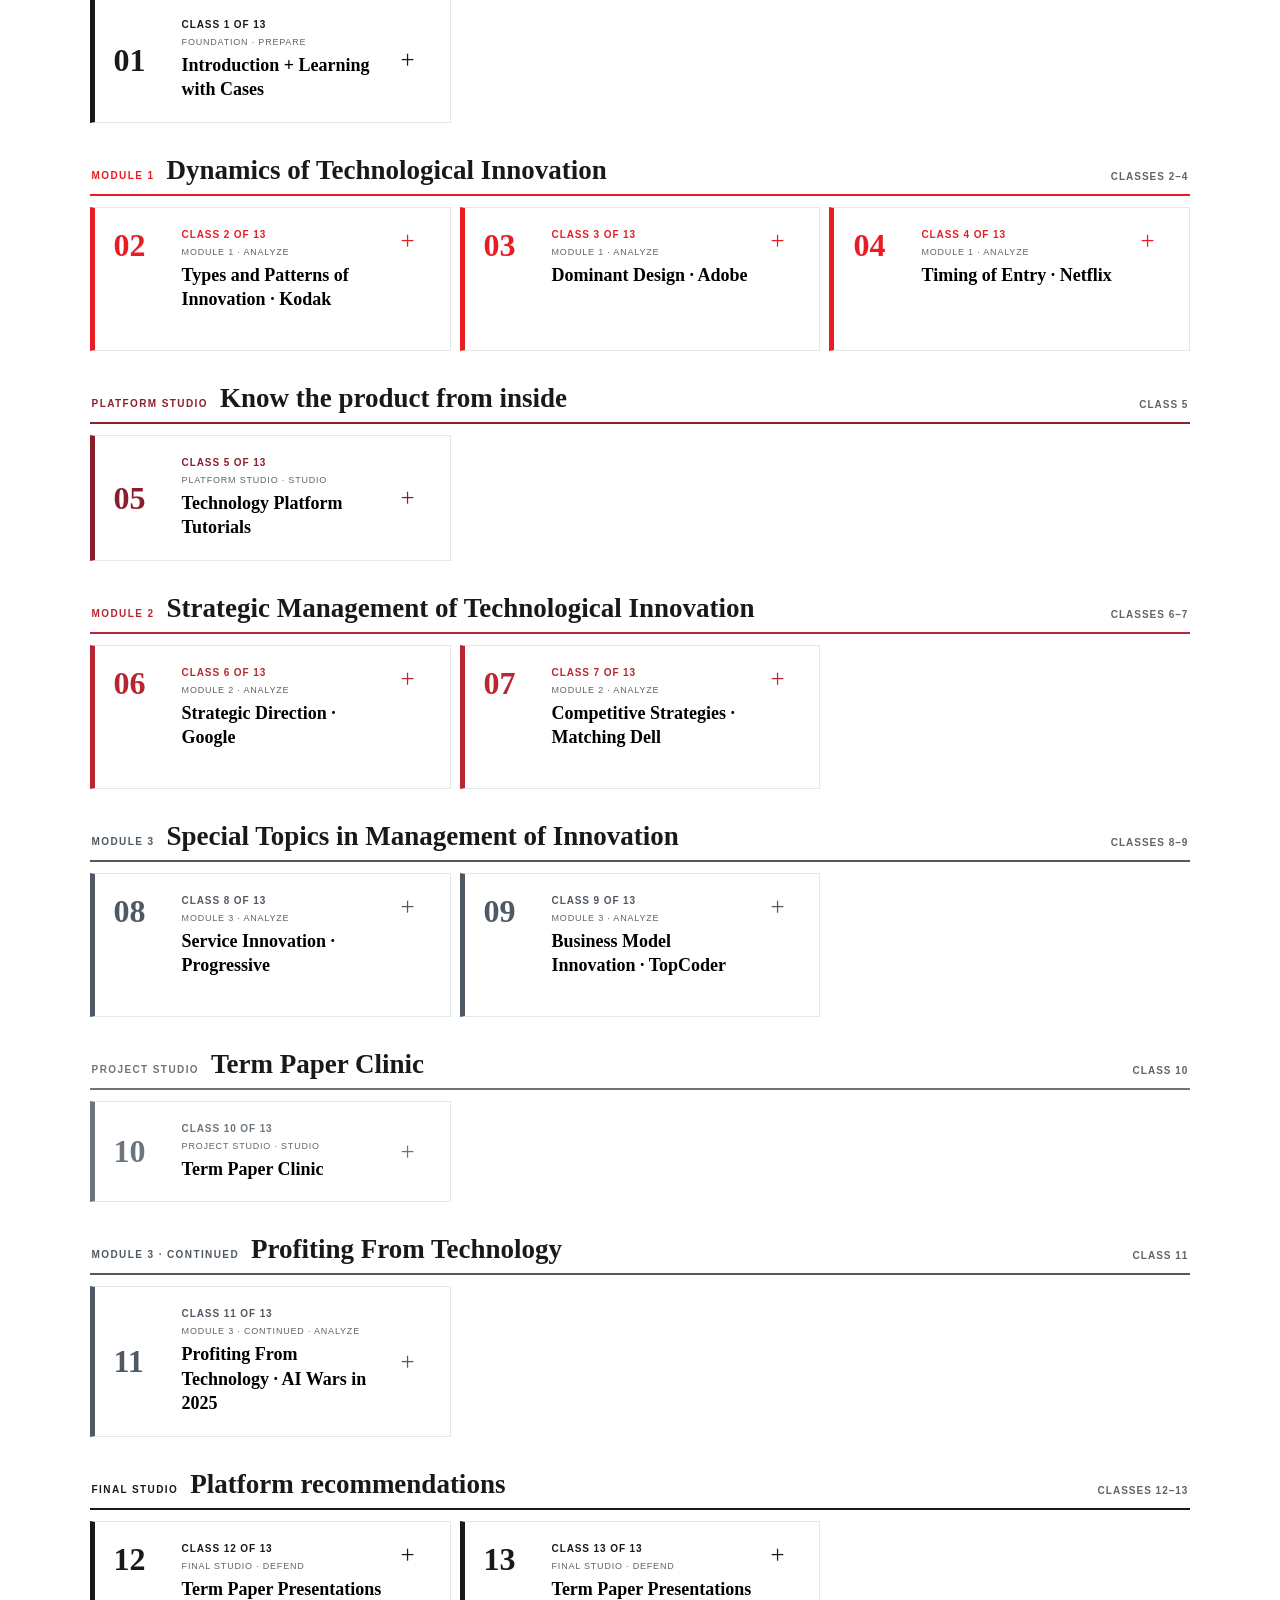
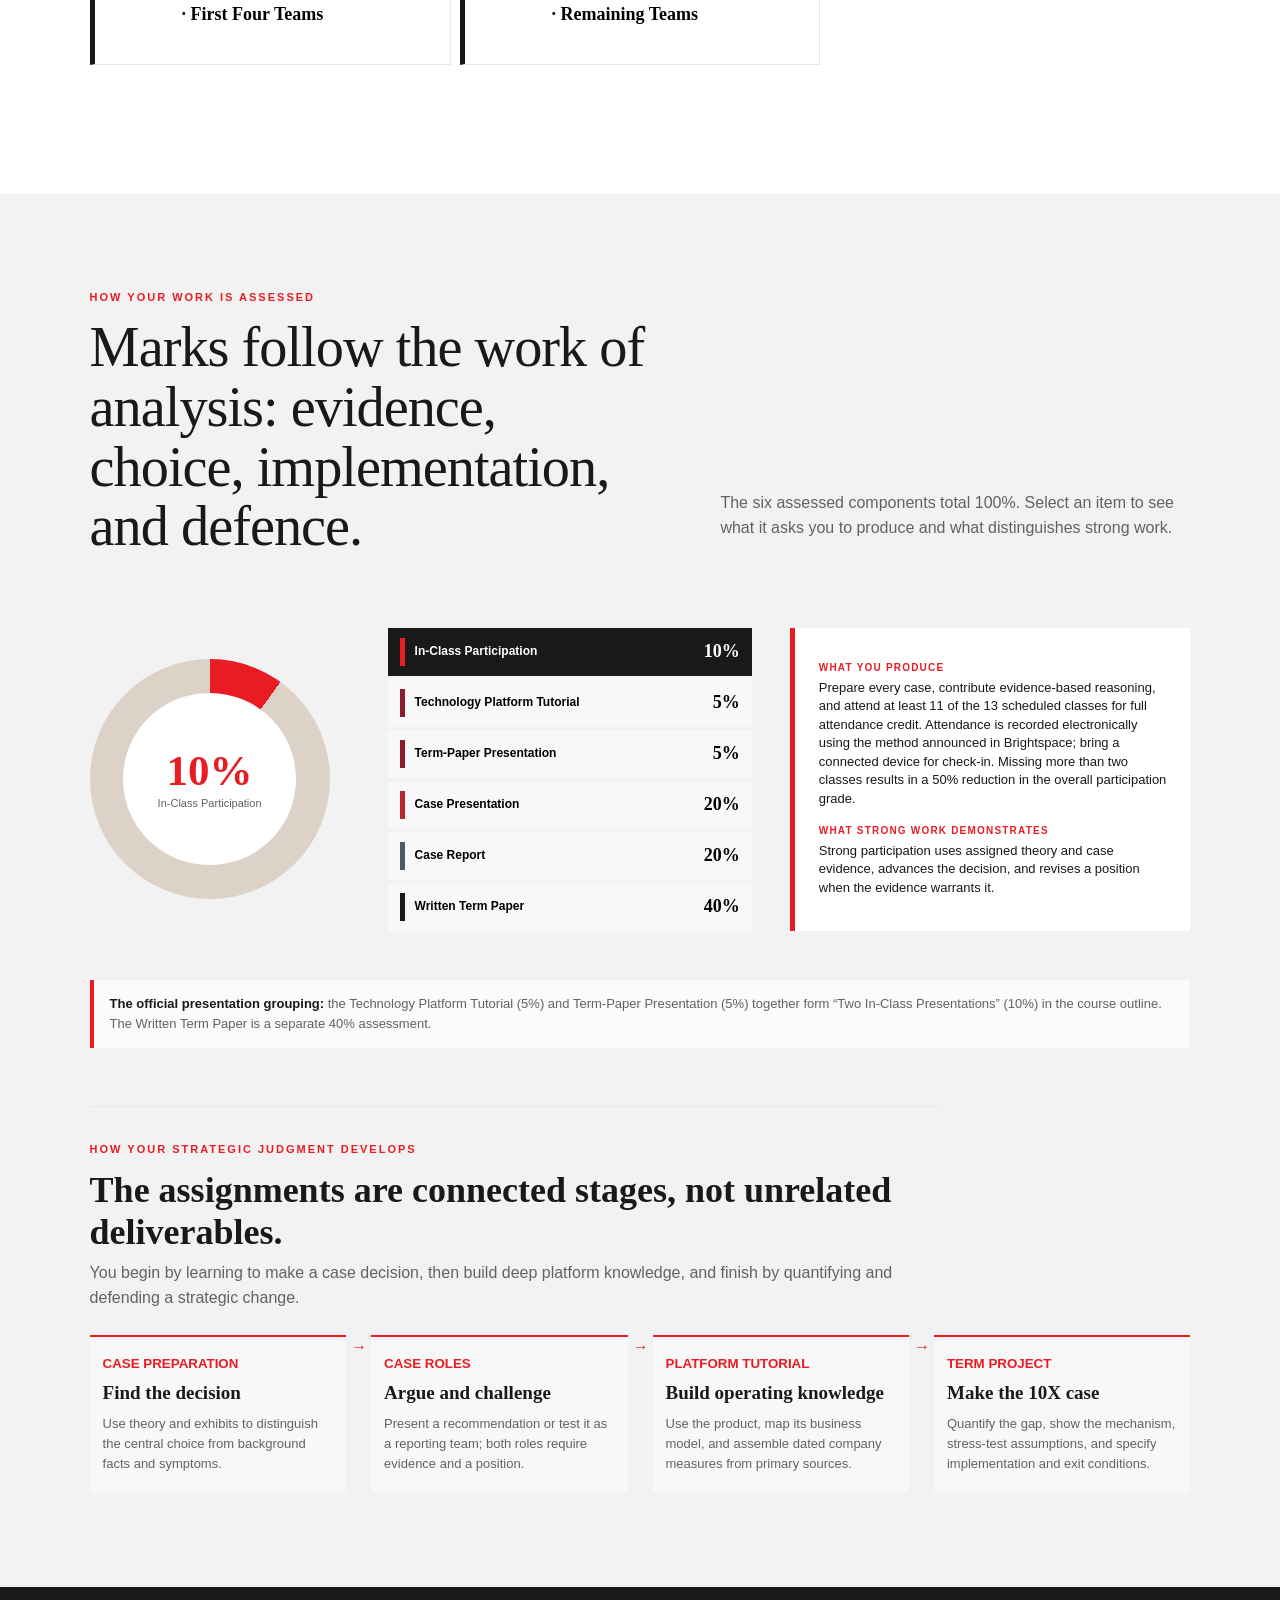
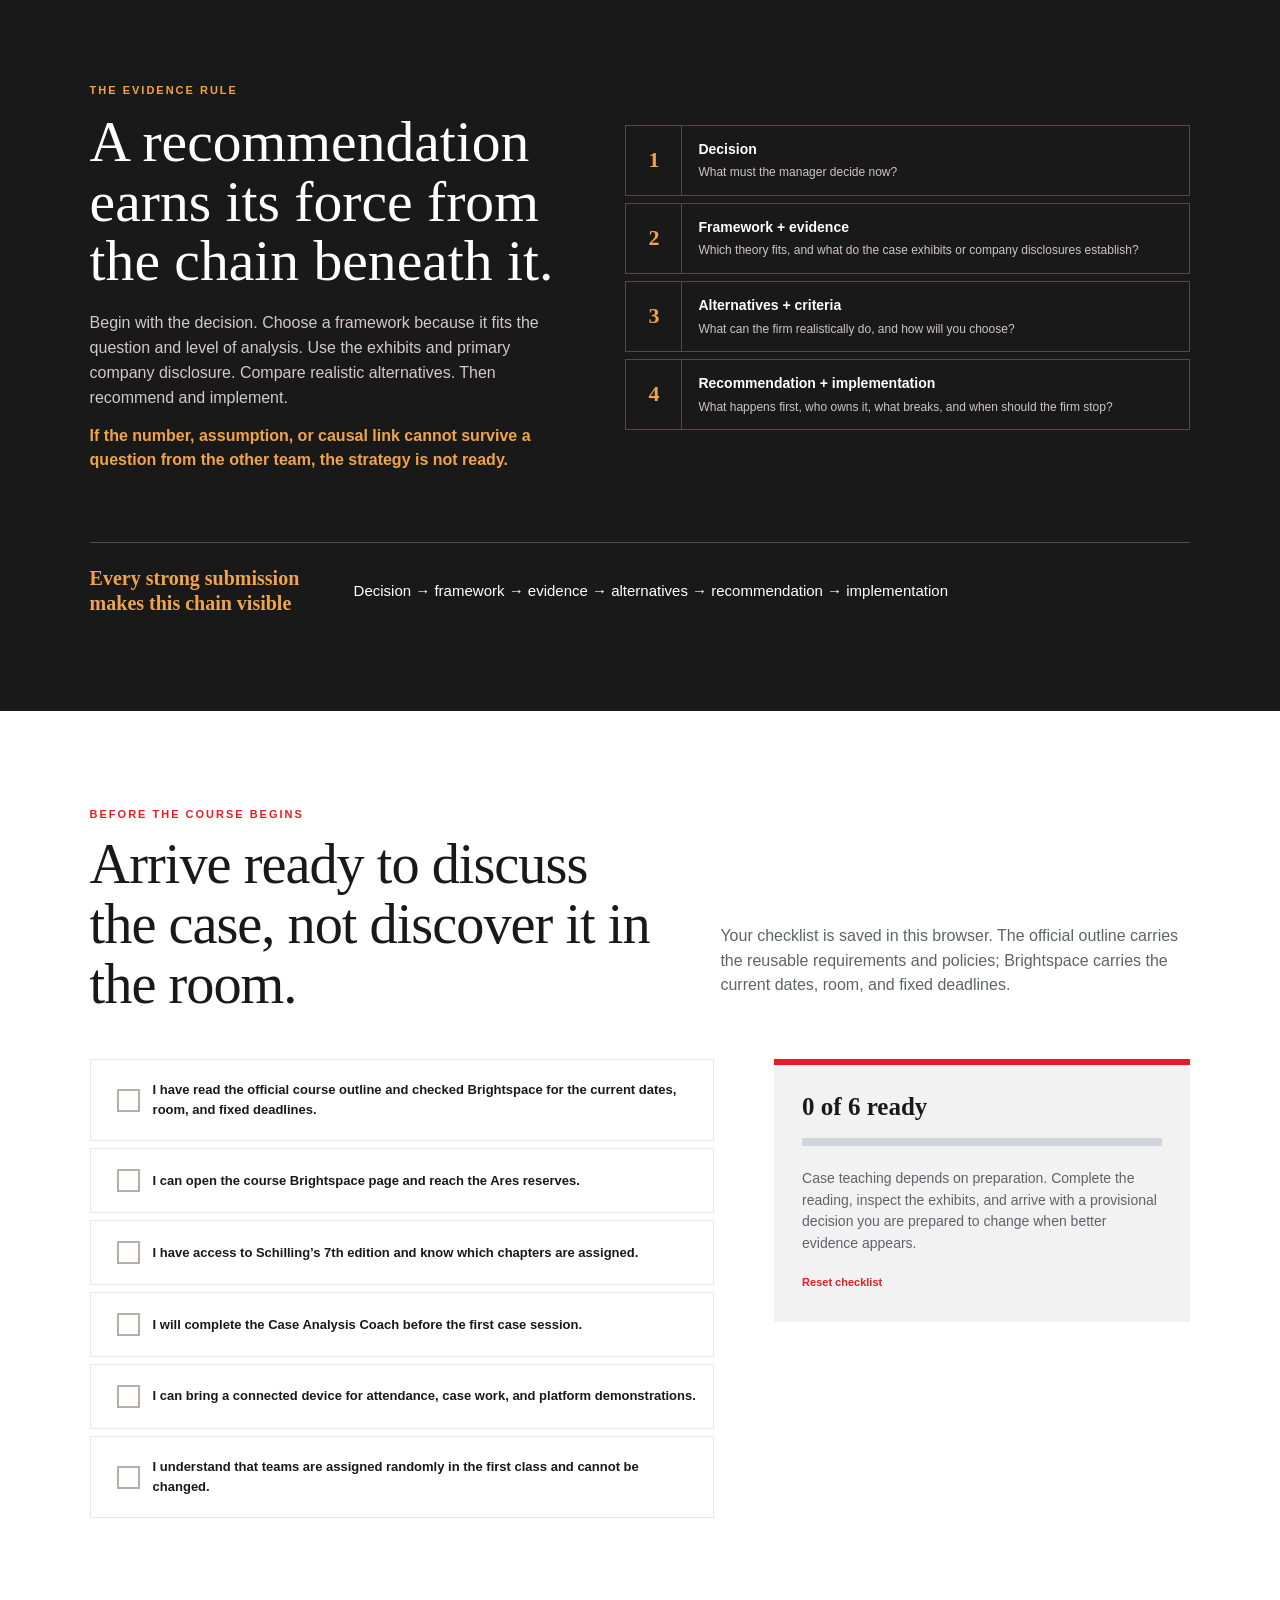
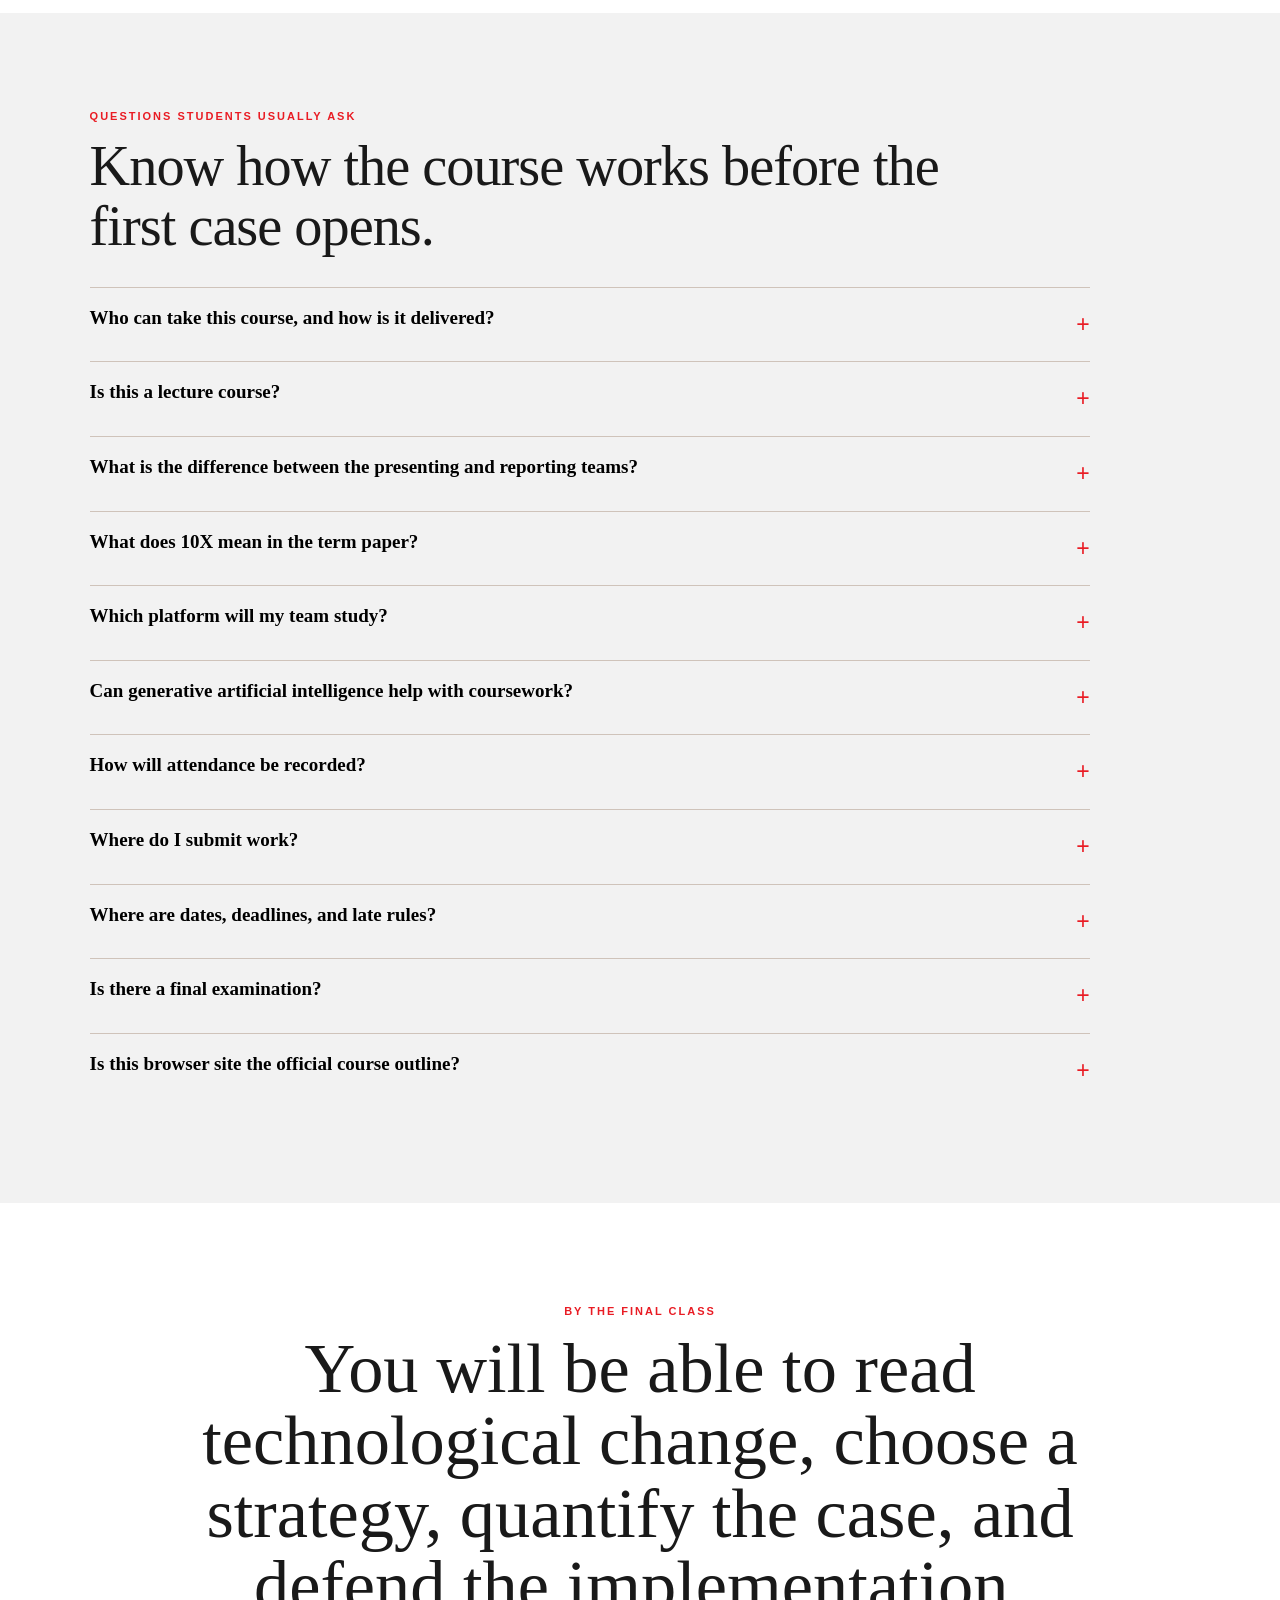
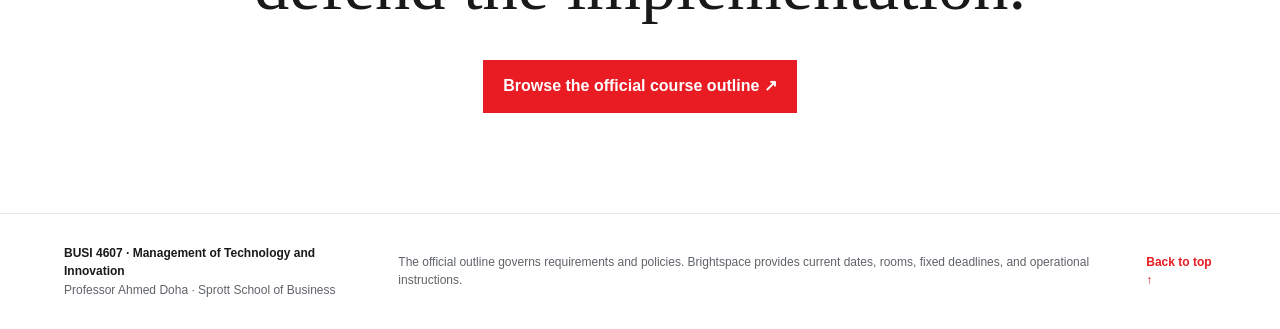
<file: courses/management-of-technology-and-innovation/index.html>
<!doctype html>
<html lang="en">
<head>
  <meta charset="utf-8">
  <meta name="viewport" content="width=device-width,initial-scale=1">
  <meta name="description" content="Student guide to BUSI 4607, Management of Technology and Innovation.">
  <title>BUSI 4607: Technology &amp; Innovation</title>
  <link rel="icon" type="image/png" sizes="32x32" href="assets/sprott-favicon.png">
  <link rel="stylesheet" href="assets/style.css?v=20260904b">
  <link rel="stylesheet" href="assets/calendar.css?v=20260904b">
  <link rel="stylesheet" href="assets/development.css?v=20260904b">
  <link rel="stylesheet" href="assets/student-shell.css?v=20260904b">
  <link rel="stylesheet" href="assets/busi4607.css?v=20260904b">
  <!-- Privacy-friendly analytics by Plausible: cookieless, no personal data,
       so no consent banner is required. -->
  <script defer src="https://plausible.io/js/pa-hrSn4Qwof1GA8uA8lwDJr.js"></script>
  <script>
    window.plausible=window.plausible||function(){(plausible.q=plausible.q||[]).push(arguments)},plausible.init=plausible.init||function(i){plausible.o=i||{}};
    plausible.init()
  </script>
</head>
<body>
  <header class="site-header">
    <a class="identity" href="#top" aria-label="Sprott School of Business at Carleton University"><div class="institution-lockup"><img src="assets/carleton-logo.svg" alt="Carleton University"><i aria-hidden="true"></i><b>Sprott<small>School of Business</small></b></div></a>
    <button class="menu-toggle" type="button" aria-expanded="false" aria-controls="course-navigation"><span>Menu</span><i aria-hidden="true"></i></button>
    <nav id="course-navigation" aria-label="Course sections"><a href="#journey">How it works</a><a href="#semester">13 Classes</a><a href="#materials">Material</a><a href="#assessment">Assessment</a><a href="#start">Get Ready</a><a href="#questions">FAQ</a><a class="mobile-outline-link" href="downloads/BUSI-4607-Course-Outline.pdf" target="_blank" rel="noopener">Official outline ↗</a></nav>
    <a class="outline-link" href="downloads/BUSI-4607-Course-Outline.pdf" target="_blank" rel="noopener">Official outline ↗</a>
  </header>

  <main id="top">
    <section class="hero">
      <div class="hero-copy">
        <p class="eyebrow">BUSI 4607 · undergraduate strategy course</p>
        <h1 class="course-title"><span>Management of Technology</span><em>and Innovation</em></h1>
        <h2 class="hero-promise">Read the case. Work the evidence. Make the decision. Defend the move.</h2>
        <p class="hero-lead">Thirteen case-intensive classes connect technological change, competitive strategy, service and business-model innovation, and value capture to one term-long platform consulting project.</p>
        <div class="hero-actions"><button data-scroll="journey">See how the course works</button><a href="#start">What should I prepare?</a></div>
      </div>
      <div class="hero-proof" aria-label="Course at a glance">
        <p>One strategic decision practice</p>
        <div class="proof-number"><b>8</b><span>business<br>cases</span></div>
        <div class="proof-line"></div>
        <div class="proof-number"><b>1</b><span>platform<br>consulting project</span></div>
        <small>13 classes · 3 course modules · evidence before recommendation</small>
      </div>
    </section>

    <section class="promise-strip"><p><b>The course journey</b> From technological change to a defensible platform strategy.</p></section>

    <section id="journey" class="section journey">
      <div class="section-head">
        <div><p class="eyebrow">One decision discipline across the term</p><h2>Prepare the evidence. Argue the alternatives. Commit to a course of action.</h2></div>
        <p>Every case puts you in the decision-maker’s seat. Your job is not to retell the story; it is to diagnose the decision, use the exhibits and theory, and defend what should happen next.</p>
      </div>
      <div class="three-class-label"><span>The Case Rhythm</span><p>The same analytical sequence powers case discussions, presentations, reports, and the platform project.</p></div>
      <div class="rhythm">
        <article><span>Step 1</span><h3>Prepare + diagnose</h3><p>Read the case and assigned theory. Separate the decision from its symptoms, identify the evidence, and rank the issues.</p><b>You arrive with a position worth testing.</b></article>
        <i aria-hidden="true">→</i>
        <article><span>Step 2</span><h3>Analyze + choose</h3><p>Apply the right framework at the right level, work the exhibits, compare plausible alternatives, and state decision criteria.</p><b>You leave description behind and make a choice.</b></article>
        <i aria-hidden="true">→</i>
        <article><span>Step 3</span><h3>Defend + implement</h3><p>Test the recommendation under challenge, trace second-order effects, and specify who does what, when, and with what stop condition.</p><b>You turn an opinion into an executable strategy.</b></article>
      </div>
    </section>

    <section class="section cycles-section">
      <div class="section-head compact"><div><p class="eyebrow">The three-module arc</p><h2>Understand how innovation moves—then decide how a firm should move.</h2></div><p>The eight cases are organized across three modules: 3 + 2 + 3. <i>AI Wars in 2025</i> is the third case in Module 3, where the course turns from creating value to capturing it.</p></div>
      <div class="cycle-interface"><nav id="cycleTabs" class="cycle-tabs" aria-label="Course modules"></nav><article id="cyclePanel" class="cycle-panel" aria-live="polite"></article></div>
    </section>

    <section id="materials" class="section materials-section">
      <div class="section-head"><div><p class="eyebrow">Your course materials</p><h2>A strategy text, eight cases, and the tools to do more than summarize them.</h2></div><p>The textbook supplies the common language. Ares supplies the cases, articles, and analytical tools. Brightspace tells you what to prepare for each class.</p></div>
      <div class="materials-grid">
        <article class="material-card featured"><div class="material-top"><span>Mandatory textbook</span><b>Framework spine</b></div><h3>Strategic Management of Technological Innovation</h3><p class="material-citation">Melissa Schilling · 7th edition · McGraw-Hill · 2023</p><p>Chapters 1, 3, 4, 5, 6, and 9 support innovation patterns, dominant designs, timing, strategic direction, and value capture.</p><small>Student purchase · ISBN 9781264080939</small><p class="secondary-material"><b>Optional case-method support:</b> <i>Learning with Cases</i>, 3rd edition, is available at the library, call number HF1111 .M38 2005, Floor 4 Books.</p></article>
        <article class="material-card"><div class="material-top"><span>Carleton Library · Ares</span><b>No additional cost</b></div><h3>Cases, articles, and analytical tools</h3><p class="material-citation">Eight cases · three articles · two tools</p><p>The reserve pack includes every assigned case, the service and business-model readings, the Case Analysis Coach, and the AI Wars unit-economics spreadsheet.</p><small>Open Ares through the course Brightspace page</small><a href="downloads/BUSI-4607-Course-Pack.pdf" target="_blank" rel="noopener">Browse the course pack ↗</a></article>
        <article class="material-card"><div class="material-top"><span>Project brief</span><b>Eight current platforms</b></div><h3>Your platform field guide</h3><p class="material-citation">Shopify · Roblox · Reddit · Duolingo · Pinterest · Uber · Spotify · Unity</p><p>Each platform offers accessible product experience, public operating measures, and an unresolved strategic question sharpened by artificial intelligence.</p><small>Starting points, not assigned answers</small><a href="downloads/BUSI-4607-Platform-Brief.pdf" target="_blank" rel="noopener">Browse the platform brief ↗</a></article>
        <article class="material-card optional"><div class="material-top"><span>Assignment guides</span><b>Use before you build slides</b></div><h3>Questions and rubrics</h3><p class="material-citation">Case roles · platform tutorial · term paper</p><p>The case questions are a floor, not a ceiling. The rubrics show exactly where theory, exhibits, alternatives, arithmetic, implementation, and defence earn marks.</p><small>Latest Brightspace versions take precedence</small><div class="download-list"><a href="downloads/BUSI-4607-Case-Questions.pdf" target="_blank" rel="noopener">Case questions ↗</a><a href="downloads/BUSI-4607-Case-Presentation-Rubric.pdf" target="_blank" rel="noopener">Presentation rubric ↗</a><a href="downloads/BUSI-4607-Case-Report-Rubric.pdf" target="_blank" rel="noopener">Report rubric ↗</a><a href="downloads/BUSI-4607-Platform-Tutorial-Rubric.pdf" target="_blank" rel="noopener">Tutorial rubric ↗</a><a href="downloads/BUSI-4607-Term-Paper-Rubric.pdf" target="_blank" rel="noopener">Term-paper rubric ↗</a></div></article>
      </div>
      <p class="materials-access"><b>Material rule:</b> cases and articles remain their authors’ intellectual property and are for your personal use in this course. Do not redistribute them.</p>
    </section>

    <section id="semester" class="section semester-section">
      <div class="section-head"><div><p class="eyebrow">Your semester</p><h2>Thirteen classes form one strategic decision lifecycle.</h2></div><p>Open any class to see what to prepare, what the room will work through, and what carries forward into your case role or platform project.</p></div>
      <div id="classFilters" class="filters" aria-label="Filter classes"></div>
      <div id="classGrid" class="class-grid"></div>
    </section>

    <section id="assessment" class="section assessment-section">
      <div class="section-head"><div><p class="eyebrow">How your work is assessed</p><h2>Marks follow the work of analysis: evidence, choice, implementation, and defence.</h2></div><p>The six assessed components total 100%. Select an item to see what it asks you to produce and what distinguishes strong work.</p></div>
      <div class="assessment-layout"><div class="assessment-meter"><div class="meter-inner"><b id="selectedWeight">10%</b><span id="selectedLabel">Participation</span></div></div><div id="assessmentList" class="assessment-list"></div><article id="assessmentDetail" class="assessment-detail"></article></div>
      <p class="source-note"><b>The official presentation grouping:</b> the Technology Platform Tutorial (5%) and Term-Paper Presentation (5%) together form “Two In-Class Presentations” (10%) in the course outline. The Written Term Paper is a separate 40% assessment.</p>
      <div class="development-head"><p class="eyebrow">How your strategic judgment develops</p><h3>The assignments are connected stages, not unrelated deliverables.</h3><p>You begin by learning to make a case decision, then build deep platform knowledge, and finish by quantifying and defending a strategic change.</p></div>
      <div class="independence project-path">
        <div><small>Case preparation</small><b>Find the decision</b><p>Use theory and exhibits to distinguish the central choice from background facts and symptoms.</p></div><i>→</i>
        <div><small>Case roles</small><b>Argue and challenge</b><p>Present a recommendation or test it as a reporting team; both roles require evidence and a position.</p></div><i>→</i>
        <div><small>Platform tutorial</small><b>Build operating knowledge</b><p>Use the product, map its business model, and assemble dated company measures from primary sources.</p></div><i>→</i>
        <div><small>Term project</small><b>Make the 10X case</b><p>Quantify the gap, show the mechanism, stress-test assumptions, and specify implementation and exit conditions.</p></div>
      </div>
    </section>

    <section class="section evidence-section">
      <div class="evidence-copy"><p class="eyebrow">The evidence rule</p><h2>A recommendation earns its force from the chain beneath it.</h2><p>Begin with the decision. Choose a framework because it fits the question and level of analysis. Use the exhibits and primary company disclosure. Compare realistic alternatives. Then recommend and implement.</p><p>If the number, assumption, or causal link cannot survive a question from the other team, the strategy is not ready.</p></div>
      <div class="ladder" aria-label="Course evidence chain"><div><span>1</span><b>Decision<small>What must the manager decide now?</small></b></div><div><span>2</span><b>Framework + evidence<small>Which theory fits, and what do the case exhibits or company disclosures establish?</small></b></div><div><span>3</span><b>Alternatives + criteria<small>What can the firm realistically do, and how will you choose?</small></b></div><div><span>4</span><b>Recommendation + implementation<small>What happens first, who owns it, what breaks, and when should the firm stop?</small></b></div></div>
      <div class="evidence-summary"><b>Every strong submission makes this chain visible</b><span>Decision → framework → evidence → alternatives → recommendation → implementation</span></div>
    </section>

    <section id="start" class="section start-section">
      <div class="section-head"><div><p class="eyebrow">Before the course begins</p><h2>Arrive ready to discuss the case, not discover it in the room.</h2></div><p>Your checklist is saved in this browser. The official outline carries the reusable requirements and policies; Brightspace carries the current dates, room, and fixed deadlines.</p></div>
      <div class="start-layout"><div id="checklist" class="checklist"></div><aside><b id="checkCount">0 of 6 ready</b><div class="check-progress"><span id="checkBar"></span></div><p>Case teaching depends on preparation. Complete the reading, inspect the exhibits, and arrive with a provisional decision you are prepared to change when better evidence appears.</p><button id="resetChecks">Reset checklist</button></aside></div>
    </section>

    <section id="questions" class="section faq-section"><div class="section-head compact"><div><p class="eyebrow">Questions students usually ask</p><h2>Know how the course works before the first case opens.</h2></div></div><div id="faq" class="faq"></div></section>
    <section class="closing"><p class="eyebrow">By the final class</p><h2>You will be able to read technological change, choose a strategy, quantify the case, and defend the implementation.</h2><a href="downloads/BUSI-4607-Course-Outline.pdf" target="_blank" rel="noopener">Browse the official course outline ↗</a></section>
  </main>

  <footer><div><b>BUSI 4607 · Management of Technology and Innovation</b><span>Professor Ahmed Doha · Sprott School of Business</span></div><p>The official outline governs requirements and policies. Brightspace provides current dates, rooms, fixed deadlines, and operational instructions.</p><a href="#top">Back to top ↑</a></footer>
  <script src="assets/data.js"></script>
  <script src="assets/app.js"></script>
</body>
</html>
</file>
<file: _next/static/css/b3c506e0c1fad285.css>
*,:after,:before{--tw-border-spacing-x:0;--tw-border-spacing-y:0;--tw-translate-x:0;--tw-translate-y:0;--tw-rotate:0;--tw-skew-x:0;--tw-skew-y:0;--tw-scale-x:1;--tw-scale-y:1;--tw-pan-x: ;--tw-pan-y: ;--tw-pinch-zoom: ;--tw-scroll-snap-strictness:proximity;--tw-gradient-from-position: ;--tw-gradient-via-position: ;--tw-gradient-to-position: ;--tw-ordinal: ;--tw-slashed-zero: ;--tw-numeric-figure: ;--tw-numeric-spacing: ;--tw-numeric-fraction: ;--tw-ring-inset: ;--tw-ring-offset-width:0px;--tw-ring-offset-color:#fff;--tw-ring-color:rgb(59 130 246/0.5);--tw-ring-offset-shadow:0 0 #0000;--tw-ring-shadow:0 0 #0000;--tw-shadow:0 0 #0000;--tw-shadow-colored:0 0 #0000;--tw-blur: ;--tw-brightness: ;--tw-contrast: ;--tw-grayscale: ;--tw-hue-rotate: ;--tw-invert: ;--tw-saturate: ;--tw-sepia: ;--tw-drop-shadow: ;--tw-backdrop-blur: ;--tw-backdrop-brightness: ;--tw-backdrop-contrast: ;--tw-backdrop-grayscale: ;--tw-backdrop-hue-rotate: ;--tw-backdrop-invert: ;--tw-backdrop-opacity: ;--tw-backdrop-saturate: ;--tw-backdrop-sepia: ;--tw-contain-size: ;--tw-contain-layout: ;--tw-contain-paint: ;--tw-contain-style: }::backdrop{--tw-border-spacing-x:0;--tw-border-spacing-y:0;--tw-translate-x:0;--tw-translate-y:0;--tw-rotate:0;--tw-skew-x:0;--tw-skew-y:0;--tw-scale-x:1;--tw-scale-y:1;--tw-pan-x: ;--tw-pan-y: ;--tw-pinch-zoom: ;--tw-scroll-snap-strictness:proximity;--tw-gradient-from-position: ;--tw-gradient-via-position: ;--tw-gradient-to-position: ;--tw-ordinal: ;--tw-slashed-zero: ;--tw-numeric-figure: ;--tw-numeric-spacing: ;--tw-numeric-fraction: ;--tw-ring-inset: ;--tw-ring-offset-width:0px;--tw-ring-offset-color:#fff;--tw-ring-color:rgb(59 130 246/0.5);--tw-ring-offset-shadow:0 0 #0000;--tw-ring-shadow:0 0 #0000;--tw-shadow:0 0 #0000;--tw-shadow-colored:0 0 #0000;--tw-blur: ;--tw-brightness: ;--tw-contrast: ;--tw-grayscale: ;--tw-hue-rotate: ;--tw-invert: ;--tw-saturate: ;--tw-sepia: ;--tw-drop-shadow: ;--tw-backdrop-blur: ;--tw-backdrop-brightness: ;--tw-backdrop-contrast: ;--tw-backdrop-grayscale: ;--tw-backdrop-hue-rotate: ;--tw-backdrop-invert: ;--tw-backdrop-opacity: ;--tw-backdrop-saturate: ;--tw-backdrop-sepia: ;--tw-contain-size: ;--tw-contain-layout: ;--tw-contain-paint: ;--tw-contain-style: }/*
! tailwindcss v3.4.19 | MIT License | https://tailwindcss.com
*/*,:after,:before{box-sizing:border-box;border:0 solid #e5e7eb}:after,:before{--tw-content:""}:host,html{line-height:1.5;-webkit-text-size-adjust:100%;-moz-tab-size:4;-o-tab-size:4;tab-size:4;font-family:ui-sans-serif,system-ui,sans-serif,Apple Color Emoji,Segoe UI Emoji,Segoe UI Symbol,Noto Color Emoji;font-feature-settings:normal;font-variation-settings:normal;-webkit-tap-highlight-color:transparent}body{margin:0;line-height:inherit}hr{height:0;color:inherit;border-top-width:1px}abbr:where([title]){-webkit-text-decoration:underline dotted;text-decoration:underline dotted}h1,h2,h3,h4,h5,h6{font-size:inherit;font-weight:inherit}a{color:inherit;text-decoration:inherit}b,strong{font-weight:bolder}code,kbd,pre,samp{font-family:ui-monospace,SFMono-Regular,Menlo,Monaco,Consolas,Liberation Mono,Courier New,monospace;font-feature-settings:normal;font-variation-settings:normal;font-size:1em}small{font-size:80%}sub,sup{font-size:75%;line-height:0;position:relative;vertical-align:baseline}sub{bottom:-.25em}sup{top:-.5em}table{text-indent:0;border-color:inherit;border-collapse:collapse}button,input,optgroup,select,textarea{font-family:inherit;font-feature-settings:inherit;font-variation-settings:inherit;font-size:100%;font-weight:inherit;line-height:inherit;letter-spacing:inherit;color:inherit;margin:0;padding:0}button,select{text-transform:none}button,input:where([type=button]),input:where([type=reset]),input:where([type=submit]){-webkit-appearance:button;background-color:transparent;background-image:none}:-moz-focusring{outline:auto}:-moz-ui-invalid{box-shadow:none}progress{vertical-align:baseline}::-webkit-inner-spin-button,::-webkit-outer-spin-button{height:auto}[type=search]{-webkit-appearance:textfield;outline-offset:-2px}::-webkit-search-decoration{-webkit-appearance:none}::-webkit-file-upload-button{-webkit-appearance:button;font:inherit}summary{display:list-item}blockquote,dd,dl,figure,h1,h2,h3,h4,h5,h6,hr,p,pre{margin:0}fieldset{margin:0}fieldset,legend{padding:0}menu,ol,ul{list-style:none;margin:0;padding:0}dialog{padding:0}textarea{resize:vertical}input::-moz-placeholder,textarea::-moz-placeholder{opacity:1;color:#9ca3af}input::placeholder,textarea::placeholder{opacity:1;color:#9ca3af}[role=button],button{cursor:pointer}:disabled{cursor:default}audio,canvas,embed,iframe,img,object,svg,video{display:block;vertical-align:middle}img,video{max-width:100%;height:auto}[hidden]:where(:not([hidden=until-found])){display:none}:root{--background:0 0% 97.3%;--foreground:0 0% 6%;--card:0 0% 100%;--card-foreground:0 0% 6%;--primary:0 0% 9%;--primary-foreground:0 0% 100%;--secondary:0 0% 96%;--secondary-foreground:0 0% 9%;--muted:0 0% 95%;--muted-foreground:0 0% 42%;--accent:0 0% 94.5%;--accent-foreground:0 0% 9%;--destructive:351 100% 50%;--destructive-foreground:0 0% 100%;--border:0 0% 92%;--input:0 0% 92%;--ring:0 0% 9%;--radius:0.875rem;--status-good:157 78% 54%;--status-good-ink:157 85% 25%}body{background-color:hsl(var(--background));color:hsl(var(--foreground));font-family:-apple-system,BlinkMacSystemFont,Segoe UI,Roboto,Helvetica,Arial,sans-serif;font-feature-settings:"rlig" 1,"calt" 1;-webkit-font-smoothing:antialiased}:focus-visible{outline:2px solid hsl(var(--ring));outline-offset:2px;border-radius:4px}@media (prefers-reduced-motion:reduce){*,:after,:before{animation-duration:.001ms!important;animation-iteration-count:1!important;transition-duration:.001ms!important;scroll-behavior:auto!important}}.container{width:100%}@media (min-width:640px){.container{max-width:640px}}@media (min-width:768px){.container{max-width:768px}}@media (min-width:1024px){.container{max-width:1024px}}@media (min-width:1280px){.container{max-width:1280px}}@media (min-width:1536px){.container{max-width:1536px}}.visible{visibility:visible}.invisible{visibility:hidden}.static{position:static}.fixed{position:fixed}.relative{position:relative}.sticky{position:sticky}.top-0{top:0}.top-14{top:3.5rem}.top-\[72px\]{top:72px}.z-10{z-index:10}.z-30{z-index:30}.z-40{z-index:40}.z-50{z-index:50}.m-0{margin:0}.-mx-1{margin-left:-.25rem;margin-right:-.25rem}.-mx-3{margin-left:-.75rem;margin-right:-.75rem}.-mx-4{margin-left:-1rem;margin-right:-1rem}.mx-auto{margin-left:auto;margin-right:auto}.-mt-4{margin-top:-1rem}.ml-1{margin-left:.25rem}.ml-1\.5{margin-left:.375rem}.ml-5{margin-left:1.25rem}.ml-8{margin-left:2rem}.ml-px{margin-left:1px}.mt-0\.5{margin-top:.125rem}.mt-1{margin-top:.25rem}.mt-1\.5{margin-top:.375rem}.mt-2{margin-top:.5rem}.mt-2\.5{margin-top:.625rem}.mt-3{margin-top:.75rem}.mt-4{margin-top:1rem}.mt-5{margin-top:1.25rem}.mt-6{margin-top:1.5rem}.mt-\[-6px\]{margin-top:-6px}.mt-auto{margin-top:auto}.line-clamp-4{overflow:hidden;display:-webkit-box;-webkit-box-orient:vertical;-webkit-line-clamp:4}.block{display:block}.inline-block{display:inline-block}.inline{display:inline}.flex{display:flex}.inline-flex{display:inline-flex}.table{display:table}.grid{display:grid}.hidden{display:none}.aspect-\[4\/3\]{aspect-ratio:4/3}.aspect-video{aspect-ratio:16/9}.size-16{width:4rem;height:4rem}.size-3{width:.75rem;height:.75rem}.size-3\.5{width:.875rem;height:.875rem}.size-4{width:1rem;height:1rem}.size-40{width:10rem;height:10rem}.size-5{width:1.25rem;height:1.25rem}.size-7{width:1.75rem;height:1.75rem}.size-\[104px\]{width:104px;height:104px}.h-0\.5{height:.125rem}.h-14{height:3.5rem}.h-2{height:.5rem}.h-\[250px\]{height:250px}.h-auto{height:auto}.min-h-dvh{min-height:100dvh}.w-1\/2{width:50%}.w-1\/3{width:33.333333%}.w-2\/3{width:66.666667%}.w-4{width:1rem}.w-44{width:11rem}.w-5\/6{width:83.333333%}.w-\[300px\]{width:300px}.w-\[86px\]{width:86px}.w-fit{width:-moz-fit-content;width:fit-content}.w-full{width:100%}.w-sidebar{width:300px}.min-w-0{min-width:0}.min-w-sidebar{min-width:300px}.max-w-\[80ch\]{max-width:80ch}.max-w-\[92ch\]{max-width:92ch}.max-w-prose{max-width:65ch}.max-w-reading{max-width:860px}.max-w-shell{max-width:1600px}.flex-1{flex:1 1 0%}.shrink-0{flex-shrink:0}.transform{transform:translate(var(--tw-translate-x),var(--tw-translate-y)) rotate(var(--tw-rotate)) skewX(var(--tw-skew-x)) skewY(var(--tw-skew-y)) scaleX(var(--tw-scale-x)) scaleY(var(--tw-scale-y))}.cursor-help{cursor:help}.select-none{-webkit-user-select:none;-moz-user-select:none;user-select:none}.resize{resize:both}.snap-x{scroll-snap-type:x var(--tw-scroll-snap-strictness)}.snap-mandatory{--tw-scroll-snap-strictness:mandatory}.snap-start{scroll-snap-align:start}.scroll-mt-4{scroll-margin-top:1rem}.list-disc{list-style-type:disc}.grid-cols-1{grid-template-columns:repeat(1,minmax(0,1fr))}.flex-col{flex-direction:column}.flex-wrap{flex-wrap:wrap}.place-items-center{place-items:center}.items-start{align-items:flex-start}.items-center{align-items:center}.items-baseline{align-items:baseline}.justify-end{justify-content:flex-end}.justify-center{justify-content:center}.justify-between{justify-content:space-between}.gap-0\.5{gap:.125rem}.gap-1{gap:.25rem}.gap-1\.5{gap:.375rem}.gap-2{gap:.5rem}.gap-2\.5{gap:.625rem}.gap-3{gap:.75rem}.gap-4{gap:1rem}.gap-5{gap:1.25rem}.gap-6{gap:1.5rem}.gap-8{gap:2rem}.gap-x-1\.5{-moz-column-gap:.375rem;column-gap:.375rem}.gap-x-2{-moz-column-gap:.5rem;column-gap:.5rem}.gap-y-1{row-gap:.25rem}.overflow-hidden{overflow:hidden}.overflow-x-auto{overflow-x:auto}.truncate{overflow:hidden;text-overflow:ellipsis;white-space:nowrap}.hyphens-auto{hyphens:auto}.whitespace-normal{white-space:normal}.whitespace-nowrap{white-space:nowrap}.rounded{border-radius:.25rem}.rounded-2xl{border-radius:1rem}.rounded-full{border-radius:9999px}.rounded-lg{border-radius:var(--radius)}.rounded-md{border-radius:calc(var(--radius) - 2px)}.border{border-width:1px}.border-l-4{border-left-width:4px}.border-t{border-top-width:1px}.border-border\/60{border-color:hsl(var(--border)/.6)}.border-status-good\/60{border-color:hsl(var(--status-good)/.6)}.bg-accent{background-color:hsl(var(--accent))}.bg-background\/60{background-color:hsl(var(--background)/.6)}.bg-background\/90{background-color:hsl(var(--background)/.9)}.bg-card{background-color:hsl(var(--card))}.bg-foreground{background-color:hsl(var(--foreground))}.bg-foreground\/10{background-color:hsl(var(--foreground)/.1)}.bg-foreground\/15{background-color:hsl(var(--foreground)/.15)}.bg-foreground\/25{background-color:hsl(var(--foreground)/.25)}.bg-foreground\/30{background-color:hsl(var(--foreground)/.3)}.bg-foreground\/\[0\.92\]{background-color:hsl(var(--foreground)/.92)}.bg-muted{background-color:hsl(var(--muted))}.bg-muted\/50{background-color:hsl(var(--muted)/.5)}.bg-muted\/60{background-color:hsl(var(--muted)/.6)}.bg-primary{background-color:hsl(var(--primary))}.bg-white{--tw-bg-opacity:1;background-color:rgb(255 255 255/var(--tw-bg-opacity,1))}.bg-white\/15{background-color:rgb(255 255 255/.15)}.fill-background{fill:hsl(var(--background))}.fill-foreground\/\[0\.06\]{fill:hsl(var(--foreground)/.06)}.fill-foreground\/\[0\.08\]{fill:hsl(var(--foreground)/.08)}.fill-muted-foreground{fill:hsl(var(--muted-foreground))}.stroke-border{stroke:hsl(var(--border))}.stroke-foreground{stroke:hsl(var(--foreground))}.stroke-foreground\/30{stroke:hsl(var(--foreground)/.3)}.object-cover{-o-object-fit:cover;object-fit:cover}.p-0{padding:0}.p-0\.5{padding:.125rem}.p-2{padding:.5rem}.p-2\.5{padding:.625rem}.p-4{padding:1rem}.p-5{padding:1.25rem}.p-6{padding:1.5rem}.px-0{padding-left:0;padding-right:0}.px-1{padding-left:.25rem;padding-right:.25rem}.px-1\.5{padding-left:.375rem;padding-right:.375rem}.px-2{padding-left:.5rem;padding-right:.5rem}.px-2\.5{padding-left:.625rem;padding-right:.625rem}.px-3{padding-left:.75rem;padding-right:.75rem}.px-3\.5{padding-left:.875rem;padding-right:.875rem}.px-4{padding-left:1rem;padding-right:1rem}.px-6{padding-left:1.5rem;padding-right:1.5rem}.py-0\.5{padding-top:.125rem;padding-bottom:.125rem}.py-1{padding-top:.25rem;padding-bottom:.25rem}.py-1\.5{padding-top:.375rem;padding-bottom:.375rem}.py-2{padding-top:.5rem;padding-bottom:.5rem}.py-8{padding-top:2rem;padding-bottom:2rem}.pb-1{padding-bottom:.25rem}.pb-1\.5{padding-bottom:.375rem}.pb-10{padding-bottom:2.5rem}.pb-2{padding-bottom:.5rem}.pb-2\.5{padding-bottom:.625rem}.pb-4{padding-bottom:1rem}.pb-5{padding-bottom:1.25rem}.pl-4{padding-left:1rem}.pt-0{padding-top:0}.pt-0\.5{padding-top:.125rem}.pt-1{padding-top:.25rem}.pt-3{padding-top:.75rem}.pt-4{padding-top:1rem}.pt-6{padding-top:1.5rem}.text-left{text-align:left}.text-center{text-align:center}.text-right{text-align:right}.align-super{vertical-align:super}.align-\[-2px\]{vertical-align:-2px}.text-2xl{font-size:1.5rem;line-height:2rem}.text-3xl{font-size:1.875rem;line-height:2.25rem}.text-4xl{font-size:2.25rem;line-height:2.5rem}.text-\[0\.62em\]{font-size:.62em}.text-\[10px\]{font-size:10px}.text-\[11px\]{font-size:11px}.text-\[12\.5px\]{font-size:12.5px}.text-\[12px\]{font-size:12px}.text-\[13\.5px\]{font-size:13.5px}.text-\[13px\]{font-size:13px}.text-\[14px\]{font-size:14px}.text-\[15px\]{font-size:15px}.text-\[16px\]{font-size:16px}.text-\[17px\]{font-size:17px}.text-\[19px\]{font-size:19px}.text-\[9px\]{font-size:9px}.text-sm{font-size:.875rem;line-height:1.25rem}.text-xs{font-size:.75rem;line-height:1rem}.font-bold{font-weight:700}.font-medium{font-weight:500}.font-normal{font-weight:400}.font-semibold{font-weight:600}.uppercase{text-transform:uppercase}.normal-case{text-transform:none}.tabular-nums{--tw-numeric-spacing:tabular-nums;font-variant-numeric:var(--tw-ordinal) var(--tw-slashed-zero) var(--tw-numeric-figure) var(--tw-numeric-spacing) var(--tw-numeric-fraction)}.leading-7{line-height:1.75rem}.leading-none{line-height:1}.leading-relaxed{line-height:1.625}.leading-snug{line-height:1.375}.tracking-normal{letter-spacing:0}.tracking-tight{letter-spacing:-.025em}.tracking-wide{letter-spacing:.025em}.text-border{color:hsl(var(--border))}.text-card-foreground{color:hsl(var(--card-foreground))}.text-foreground{color:hsl(var(--foreground))}.text-foreground\/60{color:hsl(var(--foreground)/.6)}.text-foreground\/70{color:hsl(var(--foreground)/.7)}.text-foreground\/80{color:hsl(var(--foreground)/.8)}.text-muted-foreground{color:hsl(var(--muted-foreground))}.text-muted-foreground\/70{color:hsl(var(--muted-foreground)/.7)}.text-muted-foreground\/80{color:hsl(var(--muted-foreground)/.8)}.text-primary-foreground{color:hsl(var(--primary-foreground))}.text-status-good-ink{color:hsl(var(--status-good-ink))}.text-white{--tw-text-opacity:1;color:rgb(255 255 255/var(--tw-text-opacity,1))}.underline-offset-4{text-underline-offset:4px}.shadow{--tw-shadow:0 1px 3px 0 rgb(0 0 0/0.1),0 1px 2px -1px rgb(0 0 0/0.1);--tw-shadow-colored:0 1px 3px 0 var(--tw-shadow-color),0 1px 2px -1px var(--tw-shadow-color)}.shadow,.shadow-card{box-shadow:var(--tw-ring-offset-shadow,0 0 #0000),var(--tw-ring-shadow,0 0 #0000),var(--tw-shadow)}.shadow-card{--tw-shadow:0 1px 2px rgba(0,0,0,0.05),0 4px 12px rgba(0,0,0,0.05);--tw-shadow-colored:0 1px 2px var(--tw-shadow-color),0 4px 12px var(--tw-shadow-color)}.shadow-lg{--tw-shadow:0 10px 15px -3px rgb(0 0 0/0.1),0 4px 6px -4px rgb(0 0 0/0.1);--tw-shadow-colored:0 10px 15px -3px var(--tw-shadow-color),0 4px 6px -4px var(--tw-shadow-color)}.shadow-lg,.shadow-soft{box-shadow:var(--tw-ring-offset-shadow,0 0 #0000),var(--tw-ring-shadow,0 0 #0000),var(--tw-shadow)}.shadow-soft{--tw-shadow:0 1px 2px rgba(0,0,0,0.06);--tw-shadow-colored:0 1px 2px var(--tw-shadow-color)}.shadow-card{--tw-shadow-color:hsl(var(--card));--tw-shadow:var(--tw-shadow-colored)}.outline{outline-style:solid}.ring{--tw-ring-offset-shadow:var(--tw-ring-inset) 0 0 0 var(--tw-ring-offset-width) var(--tw-ring-offset-color);--tw-ring-shadow:var(--tw-ring-inset) 0 0 0 calc(3px + var(--tw-ring-offset-width)) var(--tw-ring-color)}.ring,.ring-1{box-shadow:var(--tw-ring-offset-shadow),var(--tw-ring-shadow),var(--tw-shadow,0 0 #0000)}.ring-1{--tw-ring-offset-shadow:var(--tw-ring-inset) 0 0 0 var(--tw-ring-offset-width) var(--tw-ring-offset-color);--tw-ring-shadow:var(--tw-ring-inset) 0 0 0 calc(1px + var(--tw-ring-offset-width)) var(--tw-ring-color)}.ring-4{--tw-ring-offset-shadow:var(--tw-ring-inset) 0 0 0 var(--tw-ring-offset-width) var(--tw-ring-offset-color);--tw-ring-shadow:var(--tw-ring-inset) 0 0 0 calc(4px + var(--tw-ring-offset-width)) var(--tw-ring-color);box-shadow:var(--tw-ring-offset-shadow),var(--tw-ring-shadow),var(--tw-shadow,0 0 #0000)}.ring-background{--tw-ring-color:hsl(var(--background))}.ring-ring\/20{--tw-ring-color:hsl(var(--ring)/0.2)}.ring-transparent{--tw-ring-color:transparent}.filter{filter:var(--tw-blur) var(--tw-brightness) var(--tw-contrast) var(--tw-grayscale) var(--tw-hue-rotate) var(--tw-invert) var(--tw-saturate) var(--tw-sepia) var(--tw-drop-shadow)}.backdrop-blur{--tw-backdrop-blur:blur(8px)}.backdrop-blur,.backdrop-filter{backdrop-filter:var(--tw-backdrop-blur) var(--tw-backdrop-brightness) var(--tw-backdrop-contrast) var(--tw-backdrop-grayscale) var(--tw-backdrop-hue-rotate) var(--tw-backdrop-invert) var(--tw-backdrop-opacity) var(--tw-backdrop-saturate) var(--tw-backdrop-sepia)}.transition-all{transition-property:all;transition-timing-function:cubic-bezier(.4,0,.2,1);transition-duration:.15s}.transition-colors{transition-property:color,background-color,border-color,text-decoration-color,fill,stroke;transition-timing-function:cubic-bezier(.4,0,.2,1);transition-duration:.15s}.transition-opacity{transition-property:opacity;transition-timing-function:cubic-bezier(.4,0,.2,1);transition-duration:.15s}.transition-transform{transition-property:transform;transition-timing-function:cubic-bezier(.4,0,.2,1)}.duration-150,.transition-transform{transition-duration:.15s}.scroll-quiet{scrollbar-width:thin;scrollbar-color:hsl(0 0% 75%) transparent;scrollbar-gutter:stable}.scroll-quiet::-webkit-scrollbar{width:10px;height:10px}.scroll-quiet::-webkit-scrollbar-thumb{background:hsl(0 0% 80%);border-radius:9999px;border:3px solid transparent;background-clip:padding-box}.scroll-quiet::-webkit-scrollbar-thumb:hover,.scroll-quiet:hover::-webkit-scrollbar-thumb{background:hsl(0 0% 68%);background-clip:padding-box}.scroll-quiet::-webkit-scrollbar-corner,.scroll-quiet::-webkit-scrollbar-track{background:transparent}.\[text-align\:justify\]{text-align:justify}.marker\:text-muted-foreground\/50 ::marker{color:hsl(var(--muted-foreground)/.5)}.marker\:text-muted-foreground\/50::marker{color:hsl(var(--muted-foreground)/.5)}.after\:absolute:after{content:var(--tw-content);position:absolute}.after\:inset-0:after{content:var(--tw-content);inset:0}.after\:content-\[\'\'\]:after{--tw-content:"";content:var(--tw-content)}.hover\:-translate-y-0\.5:hover{--tw-translate-y:-0.125rem;transform:translate(var(--tw-translate-x),var(--tw-translate-y)) rotate(var(--tw-rotate)) skewX(var(--tw-skew-x)) skewY(var(--tw-skew-y)) scaleX(var(--tw-scale-x)) scaleY(var(--tw-scale-y))}.hover\:bg-accent:hover{background-color:hsl(var(--accent))}.hover\:text-foreground:hover{color:hsl(var(--foreground))}.hover\:underline:hover{text-decoration-line:underline}.hover\:decoration-foreground\/40:hover{text-decoration-color:hsl(var(--foreground)/.4)}.hover\:opacity-90:hover{opacity:.9}.hover\:shadow-lg:hover{--tw-shadow:0 10px 15px -3px rgb(0 0 0/0.1),0 4px 6px -4px rgb(0 0 0/0.1);--tw-shadow-colored:0 10px 15px -3px var(--tw-shadow-color),0 4px 6px -4px var(--tw-shadow-color);box-shadow:var(--tw-ring-offset-shadow,0 0 #0000),var(--tw-ring-shadow,0 0 #0000),var(--tw-shadow)}.hover\:ring-2:hover{--tw-ring-offset-shadow:var(--tw-ring-inset) 0 0 0 var(--tw-ring-offset-width) var(--tw-ring-offset-color);--tw-ring-shadow:var(--tw-ring-inset) 0 0 0 calc(2px + var(--tw-ring-offset-width)) var(--tw-ring-color);box-shadow:var(--tw-ring-offset-shadow),var(--tw-ring-shadow),var(--tw-shadow,0 0 #0000)}.hover\:ring-foreground\/15:hover{--tw-ring-color:hsl(var(--foreground)/0.15)}.hover\:ring-ring:hover{--tw-ring-color:hsl(var(--ring))}.group\/card:hover .group-hover\/card\:-translate-y-0\.5{--tw-translate-y:-0.125rem}.group\/card:hover .group-hover\/card\:-translate-y-0\.5,.group\/card:hover .group-hover\/card\:translate-x-0\.5{transform:translate(var(--tw-translate-x),var(--tw-translate-y)) rotate(var(--tw-rotate)) skewX(var(--tw-skew-x)) skewY(var(--tw-skew-y)) scaleX(var(--tw-scale-x)) scaleY(var(--tw-scale-y))}.group\/card:hover .group-hover\/card\:translate-x-0\.5{--tw-translate-x:0.125rem}.group\/card:hover .group-hover\/card\:text-foreground{color:hsl(var(--foreground))}.group\/card:hover .group-hover\/card\:underline{text-decoration-line:underline}.group\/card:hover .group-hover\/card\:decoration-foreground\/40{text-decoration-color:hsl(var(--foreground)/.4)}@supports (backdrop-filter:var(--tw )){.supports-\[backdrop-filter\]\:bg-background\/75{background-color:hsl(var(--background)/.75)}}@media (min-width:640px){.sm\:size-48{width:12rem;height:12rem}.sm\:w-\[330px\]{width:330px}.sm\:grid-cols-2{grid-template-columns:repeat(2,minmax(0,1fr))}.sm\:p-6{padding:1.5rem}.sm\:p-8{padding:2rem}.sm\:px-8{padding-left:2rem;padding-right:2rem}.sm\:text-4xl{font-size:2.25rem;line-height:2.5rem}.sm\:text-\[18px\]{font-size:18px}.sm\:text-\[22px\]{font-size:22px}}@media (min-width:768px){.md\:-mx-6{margin-left:-1.5rem;margin-right:-1.5rem}.md\:px-6{padding-left:1.5rem;padding-right:1.5rem}}@media (min-width:1024px){.lg\:block{display:block}.lg\:hidden{display:none}.lg\:w-sidebar{width:300px}.lg\:min-w-sidebar{min-width:300px}.lg\:grid-cols-3{grid-template-columns:repeat(3,minmax(0,1fr))}.lg\:grid-cols-\[1fr_320px\]{grid-template-columns:1fr 320px}.lg\:flex-row{flex-direction:row}.lg\:items-start{align-items:flex-start}.lg\:items-center{align-items:center}.lg\:justify-start{justify-content:flex-start}.lg\:gap-8{gap:2rem}.lg\:text-left{text-align:left}.lg\:text-\[42px\]{font-size:42px}.lg\:leading-\[1\.1\]{line-height:1.1}}.\[\&\>svg\]\:size-full>svg{width:100%;height:100%}
</file>
<file: courses/ai-methods-in-business-research/assets/style.css>
:root {
  --ink: #191919;
  --muted: #5f6368;
  --paper: #fff;
  --card: #fff;
  --line: #e5e7eb;
  --red: #e91c24;
  --deep: #191919;
  --gold: #e91c24;
  --shadow: 0 24px 60px rgba(25, 25, 25, 0.1);
}
* {
  box-sizing: border-box;
}
html {
  scroll-behavior: smooth;
}
body {
  margin: 0;
  background: var(--paper);
  color: var(--ink);
  font:
    16px/1.55 Inter,
    Aptos,
    Arial,
    sans-serif;
}
button,
a {
  font: inherit;
}
.site-header {
  height: 76px;
  position: sticky;
  top: 0;
  z-index: 30;
  display: flex;
  align-items: center;
  gap: 28px;
  padding: 0 clamp(20px, 5vw, 78px);
  background: rgba(255, 255, 255, 0.96);
  backdrop-filter: blur(15px);
  border-bottom: 1px solid var(--line);
}
.identity {
  display: flex;
  align-items: center;
  gap: 12px;
  text-decoration: none;
  color: var(--ink);
  margin-right: auto;
}
.identity > span {
  width: 40px;
  height: 40px;
  border-radius: 50%;
  display: grid;
  place-items: center;
  background: var(--red);
  color: white;
  font:
    800 11px Georgia,
    serif;
  letter-spacing: 1px;
}
.identity b {
  line-height: 1.05;
}
.identity small {
  display: block;
  color: var(--muted);
  font-size: 9px;
  text-transform: uppercase;
  letter-spacing: 0.7px;
  margin-top: 5px;
}
.site-header nav {
  display: flex;
  gap: 6px;
}
.site-header nav a,
.outline-link {
  color: var(--ink);
  text-decoration: none;
  font-size: 12px;
  font-weight: 800;
}
.site-header nav a {
  padding: 8px 10px;
  border-radius: 4px;
  transition: background-color 0.18s ease;
}
.site-header nav a:hover {
  background: #f7f7f7;
}
.site-header nav a.active,
.site-header nav a[aria-current="location"] {
  background: #f2f2f2;
}
.outline-link {
  color: var(--red);
  border: 1px solid var(--red);
  border-radius: 999px;
  padding: 8px 14px;
}
.hero {
  min-height: 700px;
  padding: 100px clamp(24px, 7vw, 116px) 85px;
  display: grid;
  grid-template-columns: minmax(0, 1.25fr) minmax(330px, 0.75fr);
  gap: 80px;
  align-items: center;
  background:
    radial-gradient(
      circle at 82% 35%,
      rgba(233, 28, 36, 0.12),
      transparent 28%
    ),
    linear-gradient(145deg, #fff, #fff);
  overflow: hidden;
}
.eyebrow {
  color: var(--red);
  font-size: 11px;
  font-weight: 850;
  text-transform: uppercase;
  letter-spacing: 2px;
  margin: 0 0 12px;
}
.hero h1 {
  font:
    600 clamp(55px, 7vw, 102px) / 0.95 Georgia,
    serif;
  letter-spacing: -4px;
  max-width: 950px;
  margin: 0;
}
.hero h1 em {
  color: var(--red);
  font-weight: 500;
}
.hero-lead {
  font-size: 20px;
  color: #5c5655;
  max-width: 750px;
  margin: 30px 0;
}
.hero-actions {
  display: flex;
  gap: 10px;
}
.hero-actions button,
.hero-actions a {
  border-radius: 4px;
  padding: 13px 18px;
  font-weight: 800;
  text-decoration: none;
  cursor: pointer;
}
.hero-actions button {
  border: 0;
  background: var(--red);
  color: white;
}
.hero-actions a {
  border: 1px solid var(--line);
  background: white;
  color: var(--ink);
}
.hero-proof {
  justify-self: end;
  width: min(370px, 100%);
  background: var(--deep);
  color: white;
  padding: 34px;
  box-shadow: var(--shadow);
  position: relative;
}
.hero-proof:before {
  content: "";
  position: absolute;
  inset: 10px;
  border: 1px solid #59434b;
  pointer-events: none;
}
.hero-proof > p {
  color: #d9cdd0;
  font-size: 12px;
  text-transform: uppercase;
  letter-spacing: 1.6px;
  margin: 0 0 20px;
}
.proof-number {
  display: flex;
  align-items: center;
  gap: 17px;
  position: relative;
}
.proof-number b {
  font: 600 88px/0.9 Georgia;
  color: #e3a760;
}
.proof-number span {
  font: 600 25px/1.05 Georgia;
}
.proof-line {
  height: 1px;
  background: #4b5563;
  margin: 24px 0;
}
.hero-proof small {
  display: block;
  color: #bcaeb3;
  margin-top: 25px;
}
.promise-strip {
  background: var(--red);
  color: white;
  padding: 27px clamp(24px, 8vw, 140px);
}
.promise-strip p {
  max-width: 1100px;
  margin: auto;
  font: 500 21px/1.45 Georgia;
}
.promise-strip b {
  color: #191919;
  margin-right: 12px;
}
.section {
  padding: 95px clamp(24px, 7vw, 116px);
}
.section-head {
  display: flex;
  justify-content: space-between;
  align-items: end;
  gap: 60px;
  margin-bottom: 45px;
}
.section-head h2 {
  font: 500 clamp(37px, 4.4vw, 61px) / 1.06 Georgia;
  margin: 0;
  max-width: 850px;
  letter-spacing: -1px;
}
.section-head > p {
  max-width: 470px;
  color: var(--muted);
}
.section-head.compact {
  margin-bottom: 30px;
}
.journey {
  background: var(--card);
}
.rhythm {
  display: grid;
  grid-template-columns: 1fr 55px 1fr 55px 1fr;
  align-items: stretch;
}
.rhythm article {
  border: 1px solid var(--line);
  padding: 28px;
  min-height: 250px;
  display: flex;
  flex-direction: column;
}
.rhythm article span {
  color: var(--red);
  font-size: 11px;
  font-weight: 850;
  text-transform: uppercase;
  letter-spacing: 1.2px;
}
.rhythm article b {
  font: 600 28px Georgia;
  margin: 7px 0 8px;
}
.rhythm article p {
  color: var(--muted);
}
.rhythm article small {
  margin-top: auto;
  padding-top: 18px;
  border-top: 1px solid var(--line);
  font-weight: 800;
}
.rhythm > i {
  font: 600 25px Georgia;
  color: #c5b8b1;
  display: grid;
  place-items: center;
}
.cycles-section {
  background: #f2f2f2;
}
.cycle-interface {
  display: grid;
  grid-template-columns: 250px 1fr;
  gap: 18px;
}
.cycle-tabs {
  display: grid;
  gap: 6px;
  align-content: start;
}
.cycle-tabs button {
  --cycle: #999;
  border: 1px solid var(--line);
  border-left: 5px solid var(--cycle);
  background: rgba(255, 255, 255, 0.55);
  padding: 16px;
  display: flex;
  align-items: center;
  gap: 15px;
  text-align: left;
  cursor: pointer;
}
.cycle-tabs button span {
  font: 600 24px Georgia;
  color: var(--cycle);
}
.cycle-tabs button b {
  font-size: 14px;
}
.cycle-tabs button.active {
  background: var(--deep);
  border-color: var(--deep);
  color: white;
}
.cycle-panel {
  --cycle: var(--red);
  background: var(--card);
  border: 1px solid var(--line);
  border-top: 7px solid var(--cycle);
  padding: 36px;
  box-shadow: var(--shadow);
  display: grid;
  grid-template-columns: 1.15fr 0.85fr;
  gap: 0;
}
.cycle-panel small {
  display: block;
  color: var(--muted);
  font-size: 10px;
  font-weight: 850;
  text-transform: uppercase;
  letter-spacing: 1.3px;
  margin-bottom: 7px;
}
.cycle-question {
  padding: 0 35px 30px 0;
  border-bottom: 1px solid var(--line);
}
.cycle-question h3 {
  font: 500 37px/1.12 Georgia;
  margin: 0 0 15px;
}
.cycle-question p {
  color: var(--muted);
}
.verdict {
  color: var(--cycle);
  font-size: 12px;
  font-weight: 850;
}
.cycle-study {
  padding: 0 0 30px 35px;
  border-left: 1px solid var(--line);
  border-bottom: 1px solid var(--line);
}
.cycle-study h4 {
  font: 600 26px/1.15 Georgia;
  margin: 5px 0;
}
.cycle-study p {
  color: var(--muted);
}
.cycle-study > b {
  font-size: 13px;
}
.cycle-methods {
  padding: 28px 35px 0 0;
}
.cycle-methods > div {
  display: flex;
  flex-wrap: wrap;
  gap: 7px;
}
.cycle-methods span {
  background: #f2f2f2;
  border: 1px solid var(--line);
  padding: 7px 9px;
  font-size: 12px;
  font-weight: 750;
}
.cycle-output {
  padding: 28px 0 0 35px;
  border-left: 1px solid var(--line);
}
.cycle-output p {
  margin: 0;
}
.cycle-result {
  grid-column: 1/-1;
  background: #f2f2f2;
  margin: 30px -12px -12px;
  padding: 20px 22px;
  border-left: 4px solid var(--cycle);
}
.cycle-result p {
  margin: 0;
}
.methods-texts-section {
  background: #f2f2f2;
}
.access-key {
  display: flex;
  gap: 8px;
  flex-wrap: wrap;
  margin: -14px 0 28px;
}
.access {
  display: inline-flex;
  align-items: center;
  width: fit-content;
  max-width: 100%;
  padding: 6px 9px;
  border-radius: 999px;
  font-size: 10px;
  font-style: normal;
  font-weight: 850;
  letter-spacing: 0.45px;
  text-transform: uppercase;
}
.access.purchase {
  background: var(--deep);
  color: #fff;
}
.access.oreilly {
  background: var(--red);
  color: #fff;
}
.access.free {
  background: #fff;
  color: var(--deep);
  border: 1px solid #bbb;
}
.methods-cycle-map {
  display: grid;
  grid-template-columns: repeat(4, 1fr);
  gap: 1px;
  background: #d5d5d5;
  border: 1px solid #d5d5d5;
  margin-bottom: 18px;
}
.methods-cycle-map article {
  background: #fff;
  padding: 22px;
}
.methods-cycle-map small,
.method-book header small {
  display: block;
  color: var(--muted);
  font-size: 10px;
  font-weight: 850;
  text-transform: uppercase;
  letter-spacing: 1px;
}
.methods-cycle-map h3 {
  font: 600 21px Georgia;
  margin: 5px 0 9px;
}
.methods-cycle-map p {
  font-size: 13px;
  color: var(--muted);
  margin: 0;
}
.methods-grid {
  display: grid;
  grid-template-columns: repeat(3, 1fr);
  gap: 10px;
}
.method-book {
  background: #fff;
  border: 1px solid var(--line);
  border-top: 4px solid var(--red);
  padding: 22px;
  display: flex;
  flex-direction: column;
  min-height: 250px;
  min-width: 0;
}
.method-book header {
  display: flex;
  flex-wrap: wrap;
  align-items: start;
  justify-content: space-between;
  gap: 10px;
}
.method-book header small {
  text-align: right;
}
.method-book h3 {
  font: 600 24px/1.15 Georgia;
  margin: 20px 0 8px;
}
.method-book h3 a {
  color: var(--ink);
  text-decoration: none;
}
.method-book h3 a:hover {
  text-decoration: underline;
  text-decoration-color: var(--red);
}
.method-book p {
  font-size: 13px;
  color: var(--muted);
  margin: 0 0 20px;
}
.method-book > b {
  font-size: 12px;
  margin-top: auto;
}
.method-book .companion-link {
  color: var(--red);
  font-size: 12px;
  font-weight: 800;
  margin-top: 12px;
}
.method-book em {
  font-size: 11px;
  color: var(--muted);
  margin-top: 5px;
}
.access-note {
  border-left: 5px solid var(--red);
  padding: 15px 18px;
  background: #fff;
  font-size: 13px;
  margin: 18px 0 0;
}
.semester-section {
  background: var(--card);
}
.filters {
  display: flex;
  gap: 6px;
  margin-bottom: 22px;
  flex-wrap: wrap;
}
.filters button {
  border: 1px solid var(--line);
  background: transparent;
  padding: 9px 13px;
  font-size: 12px;
  font-weight: 800;
  cursor: pointer;
}
.filters button.active {
  background: var(--deep);
  color: white;
  border-color: var(--deep);
}
.class-grid {
  display: grid;
  grid-template-columns: repeat(2, minmax(0, 1fr));
  gap: 9px;
}
.class-card {
  --cycle: #999;
  border: 1px solid var(--line);
  border-left: 5px solid var(--cycle);
  background: #fff;
}
.class-card > button {
  width: 100%;
  border: 0;
  background: none;
  padding: 19px;
  display: grid;
  grid-template-columns: 54px 1fr 30px;
  gap: 14px;
  align-items: center;
  text-align: left;
  cursor: pointer;
}
.class-number {
  font: 600 32px Georgia;
  color: var(--cycle);
}
.class-card button small {
  display: block;
  color: var(--muted);
  text-transform: uppercase;
  letter-spacing: 0.8px;
  font-size: 9px;
  margin-bottom: 4px;
}
.class-card button b {
  font: 600 18px/1.25 Georgia;
}
.class-card button i {
  font: 400 25px Georgia;
  color: var(--cycle);
}
.class-details {
  display: none;
  grid-template-columns: repeat(3, 1fr);
  border-top: 1px solid var(--line);
  background: white;
}
.class-card.open {
  grid-column: 1/-1;
  box-shadow: var(--shadow);
}
.class-card.open .class-details {
  display: grid;
}
.class-details section {
  padding: 18px;
  border-right: 1px solid var(--line);
}
.class-details section:last-child {
  border: 0;
}
.class-details small {
  font-size: 9px;
  color: var(--cycle);
  font-weight: 850;
  text-transform: uppercase;
  letter-spacing: 1px;
}
.class-details p {
  font-size: 13px;
  color: var(--muted);
  margin-bottom: 0;
}
.assessment-section {
  background: #f2f2f2;
}
.assessment-layout {
  display: grid;
  grid-template-columns: 260px 1fr 1.1fr;
  gap: 38px;
  align-items: center;
}
.assessment-meter {
  --selected: var(--red);
  width: 240px;
  aspect-ratio: 1;
  border-radius: 50%;
  display: grid;
  place-items: center;
  background: conic-gradient(var(--selected) 0 72%, #ddd2c8 72% 100%);
  transition: 0.25s;
}
.assessment-meter:before {
  content: "";
  position: absolute;
}
.meter-inner {
  width: 72%;
  aspect-ratio: 1;
  border-radius: 50%;
  background: var(--paper);
  display: grid;
  place-content: center;
  text-align: center;
  padding: 18px;
}
.meter-inner b {
  font: 600 43px Georgia;
  color: var(--selected);
}
.meter-inner span {
  font-size: 11px;
  color: var(--muted);
}
.assessment-list {
  display: grid;
  gap: 3px;
}
.assessment-list button {
  border: 0;
  background: rgba(255, 255, 255, 0.5);
  padding: 10px 12px;
  display: grid;
  grid-template-columns: 5px 1fr 40px;
  gap: 10px;
  align-items: center;
  text-align: left;
  cursor: pointer;
}
.assessment-list button > span {
  height: 100%;
  min-height: 28px;
  background: var(--item);
}
.assessment-list button b {
  font-size: 12px;
}
.assessment-list button em {
  font: 600 18px Georgia;
  text-align: right;
}
.assessment-list button.active {
  background: var(--deep);
  color: white;
}
.assessment-detail {
  border-left: 5px solid var(--red);
  background: var(--card);
  padding: 28px;
}
.assessment-detail small {
  color: var(--red);
  font-size: 10px;
  text-transform: uppercase;
  font-weight: 850;
  letter-spacing: 1.2px;
}
.assessment-detail p {
  margin: 7px 0 23px;
}
.assessment-detail p:last-child {
  margin-bottom: 0;
}
.independence {
  display: grid;
  grid-template-columns: 1fr 25px 1fr 25px 1fr 25px 1fr;
  margin-top: 55px;
  align-items: center;
}
.independence div {
  border-top: 2px solid var(--red);
  padding: 13px 5px;
}
.independence small,
.independence b {
  display: block;
}
.independence small {
  color: var(--red);
  text-transform: uppercase;
  font-weight: 800;
}
.independence i {
  text-align: center;
  color: var(--red);
}
.evidence-section {
  background: var(--deep);
  color: white;
  display: grid;
  grid-template-columns: 1fr 1.2fr;
  gap: 65px;
  align-items: center;
}
.evidence-section .eyebrow {
  color: #e2a45c;
}
.evidence-copy h2 {
  font: 500 clamp(38px, 4.5vw, 62px) / 1.04 Georgia;
  margin: 0 0 20px;
}
.evidence-copy p:last-child {
  color: #d3c8cb;
}
.ladder {
  display: grid;
  gap: 7px;
}
.ladder div {
  border: 1px solid #59464d;
  display: grid;
  grid-template-columns: 48px 1fr;
  align-items: center;
  background: #191919;
}
.ladder span {
  color: #e2a45c;
  font: 600 22px Georgia;
  text-align: center;
  border-right: 1px solid #59464d;
  padding: 13px;
}
.ladder b {
  padding: 0 15px;
  font-size: 13px;
}
.evidence-section blockquote {
  grid-column: 1/-1;
  margin: 0;
  border-top: 1px solid #5d4850;
  padding: 25px 0 0;
  color: #e2a45c;
  font: italic 500 27px Georgia;
  text-align: center;
}
.start-section {
  background: var(--card);
}
.start-layout {
  display: grid;
  grid-template-columns: 1.2fr 0.8fr;
  gap: 60px;
}
.checklist {
  display: grid;
  gap: 7px;
}
.checklist label {
  border: 1px solid var(--line);
  padding: 16px;
  display: grid;
  grid-template-columns: 0 26px 1fr;
  align-items: center;
  gap: 10px;
  cursor: pointer;
}
.checklist input {
  opacity: 0;
}
.checklist label > span {
  width: 23px;
  height: 23px;
  border: 2px solid #b9aca5;
  display: grid;
  place-items: center;
}
.checklist input:checked + span {
  background: var(--red);
  border-color: var(--red);
}
.checklist input:checked + span:after {
  content: "✓";
  color: white;
  font-weight: 900;
}
.checklist input:checked ~ b {
  text-decoration: line-through;
  color: var(--muted);
}
.checklist label b {
  font-size: 13px;
}
.start-layout aside {
  background: #f2f2f2;
  border-top: 6px solid var(--red);
  padding: 28px;
  align-self: start;
}
.start-layout aside > b {
  font: 600 25px Georgia;
}
.check-progress {
  height: 8px;
  background: #d1d5db;
  margin: 15px 0 22px;
}
.check-progress span {
  display: block;
  width: 0;
  height: 100%;
  background: var(--red);
  transition: 0.25s;
}
.start-layout aside p {
  color: var(--muted);
  font-size: 14px;
}
.start-layout aside button {
  border: 0;
  background: none;
  color: var(--red);
  font-size: 11px;
  font-weight: 850;
  padding: 0;
  cursor: pointer;
}
.faq-section {
  background: #f2f2f2;
}
.faq {
  max-width: 1000px;
}
.faq article {
  border-top: 1px solid #cfc3ba;
}
.faq button {
  width: 100%;
  border: 0;
  background: none;
  padding: 19px 0;
  display: flex;
  justify-content: space-between;
  gap: 25px;
  text-align: left;
  cursor: pointer;
}
.faq button b {
  font: 600 19px Georgia;
}
.faq button span {
  color: var(--red);
  font-size: 23px;
}
.faq article > p {
  display: none;
  max-width: 820px;
  color: var(--muted);
  margin: 0;
  padding: 0 40px 22px 0;
}
.faq article.open > p {
  display: block;
}
.closing {
  padding: 100px clamp(24px, 9vw, 150px);
  background: #fff;
  text-align: center;
}
.closing h2 {
  font: 500 clamp(40px, 5.5vw, 75px) / 1.03 Georgia;
  max-width: 1150px;
  margin: 0 auto 38px;
}
.closing a {
  display: inline-block;
  background: var(--red);
  color: white;
  padding: 14px 20px;
  text-decoration: none;
  font-weight: 850;
}
footer {
  padding: 30px clamp(24px, 5vw, 78px);
  display: flex;
  align-items: center;
  gap: 40px;
  border-top: 1px solid var(--line);
  font-size: 12px;
  color: var(--muted);
}
footer div {
  margin-right: auto;
}
footer b,
footer span {
  display: block;
}
footer b {
  color: var(--ink);
}
footer p {
  margin: 0;
}
footer a {
  color: var(--red);
  font-weight: 800;
  text-decoration: none;
}
@media (max-width: 1050px) {
  .site-header nav {
    display: none;
  }
  .hero {
    grid-template-columns: 1fr;
  }
  .hero-proof {
    justify-self: start;
  }
  .section-head {
    display: block;
  }
  .rhythm {
    grid-template-columns: 1fr;
  }
  .rhythm > i {
    display: none;
  }
  .cycle-interface,
  .assessment-layout,
  .start-layout {
    grid-template-columns: 1fr;
  }
  .methods-cycle-map,
  .methods-grid {
    grid-template-columns: repeat(2, 1fr);
  }
  .cycle-tabs {
    grid-template-columns: repeat(4, 1fr);
  }
  .cycle-tabs button {
    display: block;
  }
  .assessment-meter {
    margin: auto;
  }
  .evidence-section {
    grid-template-columns: 1fr;
  }
  .evidence-section blockquote {
    grid-column: auto;
  }
  .independence {
    grid-template-columns: repeat(4, 1fr);
    gap: 10px;
  }
  .independence i {
    display: none;
  }
}
@media (max-width: 700px) {
  .site-header {
    padding: 0 15px;
  }
  .outline-link {
    display: none;
  }
  .hero {
    min-height: auto;
    padding: 70px 20px;
  }
  .hero h1 {
    font-size: 52px;
    letter-spacing: -2px;
  }
  .hero-lead {
    font-size: 17px;
  }
  .hero-proof {
    width: 100%;
  }
  .section {
    padding: 70px 18px;
  }
  .section-head h2 {
    font-size: 39px;
  }
  .cycle-tabs {
    grid-template-columns: repeat(2, 1fr);
  }
  .cycle-tabs button {
    text-align: center;
    border-left: 1px solid var(--line);
    border-top: 4px solid var(--cycle);
  }
  .cycle-panel {
    grid-template-columns: 1fr;
    padding: 25px;
  }
  .cycle-question,
  .cycle-study,
  .cycle-methods,
  .cycle-output {
    padding: 20px 0;
    border-left: 0;
    border-bottom: 1px solid var(--line);
  }
  .cycle-question {
    padding-top: 0;
  }
  .cycle-result {
    margin: 20px 0 0;
  }
  .methods-cycle-map,
  .methods-grid {
    grid-template-columns: 1fr;
  }
  .method-book {
    min-height: 0;
  }
  .method-book header {
    display: block;
  }
  .method-book header small {
    margin-top: 8px;
    text-align: left;
  }
  .class-grid {
    grid-template-columns: 1fr;
  }
  .class-card.open {
    grid-column: auto;
  }
  .class-card > button {
    grid-template-columns: 43px 1fr 25px;
  }
  .class-details {
    grid-template-columns: 1fr;
  }
  .class-details section {
    border-right: 0;
    border-bottom: 1px solid var(--line);
  }
  .assessment-layout {
    gap: 24px;
  }
  .assessment-meter {
    width: 210px;
  }
  .independence {
    grid-template-columns: 1fr 1fr;
  }
  .evidence-section {
    gap: 35px;
  }
  .evidence-section blockquote {
    font-size: 22px;
  }
  .start-layout {
    gap: 30px;
  }
  .closing {
    padding: 75px 18px;
  }
  .closing h2 {
    font-size: 42px;
  }
  footer {
    display: block;
  }
  footer p {
    margin: 15px 0;
  }
}
@media (prefers-reduced-motion: reduce) {
  html {
    scroll-behavior: auto;
  }
  * {
    transition: none !important;
  }
}
.assessment-meter {
  --portion: 12%;
  background: conic-gradient(
    var(--selected) 0 var(--portion),
    #ddd2c8 var(--portion) 100%
  );
}
.class-grid {
  display: block;
}
.semester-cycle-row {
  --cycle: #999;
  margin: 0 0 34px;
}
.semester-cycle-row > header {
  display: flex;
  align-items: end;
  justify-content: space-between;
  gap: 20px;
  margin-bottom: 11px;
  padding: 0 2px 10px;
  border-bottom: 2px solid var(--cycle);
}
.semester-cycle-row > header div {
  display: flex;
  align-items: baseline;
  gap: 12px;
}
.semester-cycle-row > header span {
  color: var(--cycle);
  font-size: 10px;
  font-weight: 850;
  text-transform: uppercase;
  letter-spacing: 1.4px;
}
.semester-cycle-row > header h3 {
  font: 600 27px/1 Georgia;
  margin: 0;
}
.semester-cycle-row > header small {
  color: var(--muted);
  font-size: 10px;
  font-weight: 800;
  text-transform: uppercase;
  letter-spacing: 1px;
}
.cycle-class-grid {
  display: grid;
  grid-template-columns: repeat(3, minmax(0, 1fr));
  gap: 9px;
}
.cycle-class-grid.filtered,
.cycle-class-grid.solo {
  grid-template-columns: minmax(0, 1fr);
}
.cycle-class-grid:not(.filtered):not(.solo) .class-card > button {
  min-height: 142px;
  align-items: start;
}
.cycle-class-grid .class-card.open {
  grid-column: 1/-1;
}
.capstone-row {
  margin-top: 45px;
}
.capstone-row > header {
  border-bottom-color: var(--deep);
}
@media (max-width: 900px) {
  .cycle-class-grid {
    grid-template-columns: 1fr;
  }
  .cycle-class-grid:not(.filtered):not(.solo) .class-card > button {
    min-height: 0;
  }
  .semester-cycle-row {
    margin-bottom: 40px;
  }
}
.three-class-label {
  display: flex;
  align-items: center;
  gap: 17px;
  margin: 0 0 14px;
}
.three-class-label span {
  background: var(--deep);
  color: white;
  padding: 8px 12px;
  font-size: 11px;
  font-weight: 850;
  text-transform: uppercase;
  letter-spacing: 1.3px;
}
.three-class-label p {
  margin: 0;
  color: var(--muted);
  font-size: 13px;
  font-weight: 700;
}
@media (max-width: 700px) {
  .three-class-label {
    display: block;
  }
  .three-class-label span {
    display: inline-block;
  }
  .three-class-label p {
    margin-top: 9px;
  }
}
.journey .rhythm {
  grid-template-columns: 1fr 34px 1fr 34px 1fr;
  align-items: center;
  margin-bottom: 50px;
}
.journey .rhythm article {
  padding: 24px;
  min-height: 210px;
}
.journey .rhythm h3 {
  font: 600 25px Georgia;
  margin: 8px 0;
}
.journey .rhythm article > b {
  font:
    800 12px/1.45 Inter,
    Aptos,
    Arial,
    sans-serif;
  margin-top: auto;
  padding-top: 14px;
  border-top: 0;
}
.journey .rhythm > i {
  display: block;
  text-align: center;
  color: var(--red);
  font-size: 26px;
}
@media (max-width: 1000px) {
  .journey .rhythm {
    grid-template-columns: 1fr;
  }
  .journey .rhythm > i {
    display: block;
    transform: rotate(90deg);
  }
}
</file>
<file: courses/ai-methods-in-business-research/assets/calendar.css>
.term-calendar {
  display: grid;
  grid-template-columns: repeat(4, 1fr);
  gap: 1px;
  background: var(--line);
  border-bottom: 1px solid var(--line);
}

.term-calendar div {
  background: var(--card);
  padding: 20px clamp(20px, 3vw, 48px);
}

.term-calendar small,
.term-calendar b { display: block; }

.term-calendar small {
  color: var(--muted);
  font-size: 10px;
  font-weight: 850;
  text-transform: uppercase;
  letter-spacing: 1px;
}

.term-calendar b {
  margin-top: 4px;
  font: 600 16px/1.25 Georgia, serif;
}

.class-card time {
  display: block;
  margin-bottom: 3px;
  color: var(--cycle);
  font-size: 10px;
  font-weight: 850;
  text-transform: uppercase;
  letter-spacing: .9px;
}

.assessment-meter { --portion: 15%; }

/* Keep the three stages visually identical; content length must not resize one card. */
@media (min-width: 1001px) {
  .rhythm { align-items: stretch; }
  .rhythm article {
    align-self: stretch;
    width: 100%;
    height: 100%;
  }
}

.assessment-meter { --portion: 15%; }

@media (max-width: 800px) {
  .term-calendar { grid-template-columns: 1fr 1fr; }
}

@media (max-width: 480px) {
  .term-calendar { grid-template-columns: 1fr; }
}
</file>
<file: courses/ai-methods-in-business-research/assets/development.css>
.site-header { background: rgba(255, 255, 255, .96); }

.institution-lockup { display: flex; align-items: center; gap: 9px; white-space: nowrap; }
.institution-lockup img { display: block; width: 122px; height: auto; }
.institution-lockup i { width: 1px; height: 29px; background: #d2d2d2; }
.institution-lockup b { color: #191919; font: 800 13px/1 Arial, sans-serif; letter-spacing: -.02em; }
.institution-lockup small { margin-top: 4px; color: #5f6368; font-size: 8px; letter-spacing: .08em; text-transform: uppercase; }

@media (max-width: 420px) {
  .institution-lockup { gap: 7px; }
  .institution-lockup img { width: 112px; }
  .institution-lockup b { font-size: 12px; }
}

.hero {
  background: radial-gradient(circle at 82% 35%, rgba(233, 28, 36, .08), transparent 28%), #fff;
}

.assessment-section,
.faq-section { background: #f2f2f2; }

.closing { background: #fff; }

.development-head {
  max-width: 850px;
  margin: 58px 0 0;
  padding-top: 34px;
  border-top: 1px solid var(--line);
}

.hero .course-title {
  max-width: 900px;
  font-size: clamp(28px, 4.1vw, 60px);
  line-height: .96;
  letter-spacing: -2.5px;
}

.hero .course-title > span,
.hero .course-title em {
  display: block;
  white-space: nowrap;
}

.hero .course-title em {
  color: var(--red);
  font-weight: 500;
}

.hero .hero-promise {
  max-width: 720px;
  margin: 24px 0 0;
  color: var(--ink);
  font: 600 clamp(25px, 2.5vw, 35px)/1.15 Georgia, serif;
}

.development-head h3 {
  margin: 0 0 8px;
  font: 600 clamp(25px, 3vw, 36px)/1.15 Georgia, serif;
}

.development-head > p:last-child {
  margin: 0;
  color: var(--muted);
}

.independence {
  align-items: stretch;
  margin-top: 24px;
}

.independence div {
  padding: 17px 13px;
  background: rgba(255, 255, 255, .45);
}

.independence b {
  margin: 7px 0;
  font: 600 19px/1.25 Georgia, serif;
}

.independence p {
  margin: 9px 0 0;
  color: var(--muted);
  font-size: 13px;
}

/* Class details open below the complete card row, preserving the three-card grid. */
.cycle-class-grid .class-card.open {
  grid-column: auto;
  border-color: var(--cycle);
  box-shadow: 0 12px 30px rgba(47, 27, 33, .12);
}

.cycle-class-grid .class-card > button { height: 100%; }

.class-inline-modal {
  position: relative;
  margin-top: 10px;
  border: 1px solid var(--line);
  border-top: 5px solid var(--cycle);
  background: white;
  box-shadow: var(--shadow);
}

.class-inline-modal > header {
  display: flex;
  align-items: start;
  justify-content: space-between;
  gap: 24px;
  padding: 22px 24px 18px;
  border-bottom: 1px solid var(--line);
}

.class-inline-modal > header small {
  color: var(--cycle);
  font-size: 10px;
  font-weight: 850;
  text-transform: uppercase;
  letter-spacing: 1px;
}

.class-inline-modal h4 {
  margin: 5px 0 0;
  font: 600 27px/1.15 Georgia, serif;
}

.class-inline-modal > header button {
  width: 36px;
  height: 36px;
  flex: 0 0 36px;
  border: 1px solid var(--line);
  background: var(--card);
  color: var(--cycle);
  cursor: pointer;
  font-size: 24px;
  line-height: 1;
}

.class-modal-grid {
  display: grid;
  grid-template-columns: repeat(3, 1fr);
}

.class-modal-grid section {
  min-width: 0;
  padding: 22px 24px 25px;
  border-right: 1px solid var(--line);
}

.class-modal-grid section:last-child { border-right: 0; }

.class-modal-grid small {
  color: var(--cycle);
  font-size: 10px;
  font-weight: 850;
  text-transform: uppercase;
  letter-spacing: 1px;
}

.class-modal-grid p {
  margin: 7px 0 0;
  color: var(--muted);
  font-size: 14px;
}

@media (max-width: 700px) {
  .class-modal-grid { grid-template-columns: 1fr; }
  .class-modal-grid section {
    border-right: 0;
    border-bottom: 1px solid var(--line);
  }
  .class-modal-grid section:last-child { border-bottom: 0; }
}

/* Keep the assessment explanation card stable while fitting longer requirements. */
.assessment-detail {
  display: flex;
  flex-direction: column;
  justify-content: center;
  height: auto;
  padding: 24px;
  overflow: hidden;
}

.assessment-detail small {
  display: block;
  line-height: 1.3;
}

.assessment-detail p {
  margin-top: 5px;
  margin-bottom: 16px;
  font-size: 13px;
  line-height: 1.42;
}

/* A concrete, course-specific reconstruction standard. */
.evidence-copy p {
  max-width: 690px;
  margin: 0 0 13px;
  color: #d3c8cb;
}

.evidence-copy p:last-child {
  margin-bottom: 0;
  color: #e2a45c;
  font-weight: 750;
}

.ladder div {
  grid-template-columns: 56px 1fr;
  align-items: stretch;
}

.ladder span {
  display: grid;
  place-items: center;
  padding: 17px 10px;
}

.ladder b {
  display: block;
  padding: 13px 16px;
  font-size: 14px;
}

.ladder small {
  display: block;
  margin-top: 4px;
  color: #cfc4c8;
  font-size: 12px;
  font-weight: 450;
  line-height: 1.45;
}

.evidence-summary {
  grid-column: 1 / -1;
  display: grid;
  grid-template-columns: 240px 1fr;
  gap: 24px;
  align-items: center;
  margin-top: 4px;
  padding: 23px 0 0;
  border-top: 1px solid #5d4850;
}

.evidence-summary b {
  color: #e2a45c;
  font: 600 20px/1.25 Georgia, serif;
}

.evidence-summary span {
  color: white;
  font-size: 15px;
}

.faq article > p a {
  color: var(--red);
  font-weight: 800;
  text-underline-offset: 3px;
}

@media (max-width: 1050px) {
  .evidence-summary { grid-column: auto; }
}

@media (min-width: 701px) and (max-width: 1250px) {
  .hero {
    grid-template-columns: minmax(0, 1fr) minmax(250px, .7fr);
    gap: clamp(24px, 4vw, 48px);
    padding-left: clamp(24px, 5vw, 64px);
    padding-right: clamp(24px, 5vw, 64px);
  }
  .hero-copy { min-width: 0; }
  .hero .course-title { font-size: clamp(27px, 3.5vw, 44px); }
  .hero .hero-promise { max-width: 520px; font-size: clamp(22px, 2.5vw, 30px); }
  .hero .hero-lead { max-width: 560px; font-size: 17px; }
  .hero .hero-proof { justify-self: end; width: min(310px, 100%); padding: 25px; }
}

@media (max-width: 600px) {
  .evidence-summary { grid-template-columns: 1fr; gap: 8px; }
  .cycle-interface,
  .cycle-tabs,
  .cycle-panel,
  .cycle-panel > * { min-width: 0; width: 100%; }
  .cycle-tabs { grid-template-columns: repeat(2, minmax(0, 1fr)); }
  .cycle-tabs button { min-width: 0; padding: 11px 7px; overflow-wrap: anywhere; }
  .cycle-question h3,
  .cycle-study h4 { overflow-wrap: anywhere; }
  .semester-cycle-row > header { align-items: flex-start; flex-direction: column; gap: 5px; }
}

@media (max-width: 700px) {
  .hero { grid-template-columns: 1fr; gap: 48px; }
  .hero-copy { min-width: 0; width: 100%; }
  .hero .hero-proof { justify-self: start; width: min(340px, 100%); }
  .hero .course-title {
    font-size: clamp(21px, 7vw, 28px);
    letter-spacing: -1.2px;
  }
  .hero .hero-promise { font-size: 25px; }
}
</file>
<file: courses/ai-methods-in-business-research/assets/student-shell.css>
/*
 * Canonical shell geometry for the bespoke BUSI student-course sites.
 *
 * Course content may change, but these slots do not: header, hero columns,
 * title/promise/lead rows, actions, proof card, journey strip, section gutters,
 * and responsive breakpoints. Keep deployed copies byte-identical to this file.
 */
:root {
  --student-header-height: 76px;
  --student-page-gutter: clamp(24px, 7vw, 116px);
  --student-hero-height: 700px;
  --student-hero-gap: 80px;
  --student-proof-width: 370px;
  --student-proof-height: 380px;
  --student-section-block-padding: 95px;
}

.site-header {
  height: var(--student-header-height);
  min-height: var(--student-header-height);
  gap: 28px;
  padding: 0 clamp(20px, 5vw, 78px);
}

.site-header nav { gap: 6px; }
.site-header nav a { padding: 8px 10px; }

.hero {
  height: var(--student-hero-height);
  min-height: var(--student-hero-height);
  padding: 100px var(--student-page-gutter) 85px;
  grid-template-columns: minmax(0, 1.25fr) minmax(330px, .75fr);
  gap: var(--student-hero-gap);
}

.hero-copy { min-width: 0; }

.hero .eyebrow { min-height: 2lh; }

.hero .course-title {
  max-width: 900px;
  min-height: 2lh;
  font-size: clamp(28px, 4.1vw, 60px);
  line-height: .96;
  letter-spacing: -2.5px;
}

.hero .hero-promise {
  max-width: 720px;
  min-height: 3lh;
  margin: 24px 0 0;
  font: 600 clamp(25px, 2.5vw, 35px)/1.15 Georgia, serif;
}

.hero .hero-lead {
  max-width: 750px;
  min-height: 3lh;
  margin: 30px 0;
  font-size: 20px;
}

.hero-actions {
  min-height: 53px;
  align-items: flex-start;
}

.hero .hero-proof {
  width: min(var(--student-proof-width), 100%);
  height: var(--student-proof-height);
  min-height: var(--student-proof-height);
  padding: 34px;
  overflow: hidden;
}

.promise-strip {
  min-height: 115px;
  display: grid;
  align-items: center;
}

.section {
  padding: var(--student-section-block-padding) var(--student-page-gutter);
}

.section-head {
  gap: 60px;
  margin-bottom: 45px;
}

.section-head h2 {
  font-size: clamp(37px, 4.4vw, 61px);
  line-height: 1.06;
  max-width: 850px;
}

.section-head > p { max-width: 470px; }

.rhythm article,
.cycle-panel,
.assessment-detail,
.start-layout aside,
.faq article { box-sizing: border-box; }

.faq { min-height: 672px; }

@media (min-width: 1051px) {
  .assessment-layout { min-height: 354px; }
  .start-layout { min-height: 459px; }
}

@media (min-width: 1251px) {
  .assessment-section .section-head { min-height: 224px; }
}

/* Shared shells reserve the larger course's content slot at each breakpoint. */
@media (min-width: 1501px) {
  .journey .section-head { min-height: 159px; }
  .journey .rhythm article { height: 257px; }
  .cycle-panel { min-height: 597px; }
}

@media (min-width: 1251px) and (max-width: 1500px) {
  .journey .section-head { min-height: 224px; }
  .journey .rhythm article { height: 275px; }
  .cycle-panel { min-height: 705px; }
}

@media (min-width: 1051px) and (max-width: 1250px) {
  .journey .section-head { min-height: 215px; }
  .journey .rhythm article { height: 324px; }
  .cycle-panel { min-height: 788px; }
  .assessment-section .section-head { min-height: 253px; }
}

@media (min-width: 1001px) and (max-width: 1050px) {
  .journey .section-head { min-height: 215px; }
  .journey .rhythm article { height: 324px; }
  .cycle-panel { min-height: 705px; }
  .assessment-section .section-head { min-height: 240px; }
}

@media (min-width: 701px) and (max-width: 1250px) {
  :root {
    --student-page-gutter: clamp(24px, 5vw, 64px);
    --student-hero-gap: clamp(24px, 4vw, 48px);
    --student-proof-width: 310px;
    --student-proof-height: 362px;
  }

  .hero {
    grid-template-columns: minmax(0, 1fr) minmax(250px, .7fr);
  }

  .hero .course-title { font-size: clamp(27px, 3.5vw, 44px); }
  .hero .hero-promise {
    max-width: 520px;
    font-size: clamp(22px, 2.5vw, 30px);
  }
  .hero .hero-lead { max-width: 560px; font-size: 17px; }
  .hero .hero-proof { justify-self: end; padding: 25px; }
}

@media (max-width: 1050px) {
  .site-header nav { display: none; }
  .section-head { display: block; }
  .assessment-layout { min-height: 1024px; }
  .start-layout { min-height: 760px; }
}

@media (min-width: 701px) and (max-width: 1000px) {
  .journey .section-head { min-height: 198px; }
  .journey .rhythm article { height: 232px; }
  .cycle-panel { min-height: 879px; }
  .assessment-section .section-head { min-height: 223px; }
}

@media (max-width: 800px) {
  .hero .hero-lead { min-height: 5lh; }
  .promise-strip { min-height: 146px; }
  .faq { min-height: 681px; }
}

@media (max-width: 700px) {
  :root {
    --student-page-gutter: 18px;
    --student-hero-height: auto;
    --student-proof-width: 340px;
    --student-proof-height: 400px;
    --student-section-block-padding: 70px;
  }

  .site-header { padding: 0 15px; }
  .hero {
    height: auto;
    min-height: 0;
    padding: 70px 20px;
    grid-template-columns: 1fr;
    gap: 48px;
  }
  .hero-copy { width: 100%; }
  .hero .course-title {
    font-size: clamp(21px, 7vw, 28px);
    letter-spacing: -1.2px;
  }
  .hero .hero-promise {
    max-width: 720px;
    min-height: 3lh;
    font-size: 25px;
  }
  .hero .hero-lead {
    max-width: 750px;
    min-height: 5lh;
    font-size: 17px;
  }
  .hero .hero-proof {
    justify-self: start;
    padding: 34px;
  }
  .promise-strip {
    min-height: clamp(146px, calc(379px - 44.3vw), 237px);
  }
  .journey .section-head {
    min-height: clamp(268px, calc(597px - 84.3vw), 327px);
  }
  .cycles-section .section-head {
    min-height: clamp(219px, calc(587px - 94.3vw), 285px);
  }
  .journey .rhythm article {
    height: clamp(299px, calc(438px - 35.7vw), 324px);
  }
  .cycle-panel {
    min-height: clamp(879px, calc(3359px - 498.6vw), 1764px);
  }
  .assessment-layout { min-height: 1040px; }
  .assessment-section .section-head {
    min-height: clamp(334px, calc(702px - 94.3vw), 400px);
  }
  .start-layout { min-height: 1020px; }
  .start-section .section-head {
    min-height: clamp(268px, calc(407px - 35.7vw), 293px);
  }
  .faq { min-height: 783px; }
  .section-head h2 { font-size: 39px; }
}

@media (max-width: 350px) {
  .hero .hero-lead { min-height: 6lh; }
}

/* ── Narrow screens ─────────────────────────────────────────────────────────
 * Loaded after development.css, so these win.
 *
 * 1. development.css sets `white-space: nowrap` on the title's parts, so a long
 *    word can never wrap: on a narrow screen, or with the system font scaled
 *    up, it runs past the edge and is clipped mid-word. Text that cannot
 *    reflow leaves zooming out as the only escape.
 * 2. Multi-column grids keep their columns below ~360px and push content past
 *    the viewport. A page wider than the screen is what defeats pinch-zoom.
 *
 * No type scale is touched; the clamp() rules above still set size.
 */
/* The title must be able to wrap at EVERY width, not just on phones.
 * development.css sets `white-space: nowrap` on its lines, and the face is
 * Georgia — present on Windows and macOS, absent on many Linux boxes, where a
 * narrower serif is substituted. Measured on this title at 1366px: 653px of
 * text in a 675px column with the substitute, 801px in the same column with
 * real Georgia. A line that cannot wrap and does not fit has nowhere to go but
 * out of the card. Wrapping costs nothing where the title already fits. */
.hero .course-title > span,
.hero .course-title em,
.hero h1 > span,
.hero h1 em {
  white-space: normal;
}

.hero .course-title,
.hero h1 {
  overflow-wrap: break-word;
  hyphens: auto;
}

@media (max-width: 760px) {
  img,
  table,
  pre,
  iframe {
    max-width: 100%;
  }
}
</file>
<file: courses/applied-ai-and-business-decision-models/assets/style.css>
:root{--ink:#191919;--muted:#5f6368;--paper:#fff;--card:#fff;--line:#e5e7eb;--red:#e91c24;--deep:#191919;--gold:#e91c24;--shadow:0 24px 60px rgba(25,25,25,.1)}
*{box-sizing:border-box}html{scroll-behavior:smooth}body{margin:0;background:var(--paper);color:var(--ink);font:16px/1.55 Inter,Aptos,Arial,sans-serif}button,a{font:inherit}.site-header{height:76px;position:sticky;top:0;z-index:30;display:flex;align-items:center;gap:28px;padding:0 clamp(20px,5vw,78px);background:rgba(255,255,255,.96);backdrop-filter:blur(15px);border-bottom:1px solid var(--line)}.identity{display:flex;align-items:center;gap:12px;text-decoration:none;color:var(--ink);margin-right:auto}.identity>span{width:40px;height:40px;border-radius:50%;display:grid;place-items:center;background:var(--red);color:white;font:800 11px Georgia,serif;letter-spacing:1px}.identity b{line-height:1.05}.identity small{display:block;color:var(--muted);font-size:9px;text-transform:uppercase;letter-spacing:.7px;margin-top:5px}.site-header nav{display:flex;gap:22px}.site-header nav a,.outline-link{color:var(--ink);text-decoration:none;font-size:12px;font-weight:800}.outline-link{color:var(--red);border:1px solid var(--red);border-radius:999px;padding:8px 14px}.hero{min-height:700px;padding:100px clamp(24px,7vw,116px) 85px;display:grid;grid-template-columns:minmax(0,1.25fr) minmax(330px,.75fr);gap:80px;align-items:center;background:radial-gradient(circle at 82% 35%,rgba(233,28,36,.12),transparent 28%),linear-gradient(145deg,#fff,#fff);overflow:hidden}.eyebrow{color:var(--red);font-size:11px;font-weight:850;text-transform:uppercase;letter-spacing:2px;margin:0 0 12px}.hero h1{font:600 clamp(55px,7vw,102px)/.95 Georgia,serif;letter-spacing:-4px;max-width:950px;margin:0}.hero h1 em{color:var(--red);font-weight:500}.hero-lead{font-size:20px;color:#5c5655;max-width:750px;margin:30px 0}.hero-actions{display:flex;gap:10px}.hero-actions button,.hero-actions a{border-radius:4px;padding:13px 18px;font-weight:800;text-decoration:none;cursor:pointer}.hero-actions button{border:0;background:var(--red);color:white}.hero-actions a{border:1px solid var(--line);background:white;color:var(--ink)}.hero-proof{justify-self:end;width:min(370px,100%);background:var(--deep);color:white;padding:34px;box-shadow:var(--shadow);position:relative}.hero-proof:before{content:"";position:absolute;inset:10px;border:1px solid #59434b;pointer-events:none}.hero-proof>p{color:#d9cdd0;font-size:12px;text-transform:uppercase;letter-spacing:1.6px;margin:0 0 20px}.proof-number{display:flex;align-items:center;gap:17px;position:relative}.proof-number b{font:600 88px/.9 Georgia;color:#e3a760}.proof-number span{font:600 25px/1.05 Georgia}.proof-line{height:1px;background:#4b5563;margin:24px 0}.hero-proof small{display:block;color:#bcaeb3;margin-top:25px}.promise-strip{background:var(--red);color:white;padding:27px clamp(24px,8vw,140px)}.promise-strip p{max-width:1100px;margin:auto;font:500 21px/1.45 Georgia}.promise-strip b{color:#191919;margin-right:12px}.section{padding:95px clamp(24px,7vw,116px)}.section-head{display:flex;justify-content:space-between;align-items:end;gap:60px;margin-bottom:45px}.section-head h2{font:500 clamp(37px,4.4vw,61px)/1.06 Georgia;margin:0;max-width:850px;letter-spacing:-1px}.section-head>p{max-width:470px;color:var(--muted)}.section-head.compact{margin-bottom:30px}.journey{background:var(--card)}.rhythm{display:grid;grid-template-columns:1fr 55px 1fr 55px 1fr;align-items:stretch}.rhythm article{border:1px solid var(--line);padding:28px;min-height:250px;display:flex;flex-direction:column}.rhythm article span{color:var(--red);font-size:11px;font-weight:850;text-transform:uppercase;letter-spacing:1.2px}.rhythm article b{font:600 28px Georgia;margin:7px 0 8px}.rhythm article p{color:var(--muted)}.rhythm article small{margin-top:auto;padding-top:18px;border-top:1px solid var(--line);font-weight:800}.rhythm>i{font:600 25px Georgia;color:#c5b8b1;display:grid;place-items:center}.cycles-section{background:#f2f2f2}.cycle-interface{display:grid;grid-template-columns:250px 1fr;gap:18px}.cycle-tabs{display:grid;gap:6px;align-content:start}.cycle-tabs button{--cycle:#999;border:1px solid var(--line);border-left:5px solid var(--cycle);background:rgba(255,255,255,.55);padding:16px;display:flex;align-items:center;gap:15px;text-align:left;cursor:pointer}.cycle-tabs button span{font:600 24px Georgia;color:var(--cycle)}.cycle-tabs button b{font-size:14px}.cycle-tabs button.active{background:var(--deep);border-color:var(--deep);color:white}.cycle-panel{--cycle:var(--red);background:var(--card);border:1px solid var(--line);border-top:7px solid var(--cycle);padding:36px;box-shadow:var(--shadow);display:grid;grid-template-columns:1.15fr .85fr;gap:0}.cycle-panel small{display:block;color:var(--muted);font-size:10px;font-weight:850;text-transform:uppercase;letter-spacing:1.3px;margin-bottom:7px}.cycle-question{padding:0 35px 30px 0;border-bottom:1px solid var(--line)}.cycle-question h3{font:500 37px/1.12 Georgia;margin:0 0 15px}.cycle-question p{color:var(--muted)}.verdict{color:var(--cycle);font-size:12px;font-weight:850}.cycle-study{padding:0 0 30px 35px;border-left:1px solid var(--line);border-bottom:1px solid var(--line)}.cycle-study h4{font:600 26px/1.15 Georgia;margin:5px 0}.cycle-study p{color:var(--muted)}.cycle-study>b{font-size:13px}.cycle-methods{padding:28px 35px 0 0}.cycle-methods>div{display:flex;flex-wrap:wrap;gap:7px}.cycle-methods span{background:#f2f2f2;border:1px solid var(--line);padding:7px 9px;font-size:12px;font-weight:750}.cycle-output{padding:28px 0 0 35px;border-left:1px solid var(--line)}.cycle-output p{margin:0}.cycle-result{grid-column:1/-1;background:#f2f2f2;margin:30px -12px -12px;padding:20px 22px;border-left:4px solid var(--cycle)}.cycle-result p{margin:0}.semester-section{background:var(--card)}.filters{display:flex;gap:6px;margin-bottom:22px;flex-wrap:wrap}.filters button{border:1px solid var(--line);background:transparent;padding:9px 13px;font-size:12px;font-weight:800;cursor:pointer}.filters button.active{background:var(--deep);color:white;border-color:var(--deep)}.class-grid{display:grid;grid-template-columns:repeat(2,minmax(0,1fr));gap:9px}.class-card{--cycle:#999;border:1px solid var(--line);border-left:5px solid var(--cycle);background:#fff}.class-card>button{width:100%;border:0;background:none;padding:19px;display:grid;grid-template-columns:54px 1fr 30px;gap:14px;align-items:center;text-align:left;cursor:pointer}.class-number{font:600 32px Georgia;color:var(--cycle)}.class-card button small{display:block;color:var(--muted);text-transform:uppercase;letter-spacing:.8px;font-size:9px;margin-bottom:4px}.class-card button b{font:600 18px/1.25 Georgia}.class-card button i{font:400 25px Georgia;color:var(--cycle)}.class-details{display:none;grid-template-columns:repeat(3,1fr);border-top:1px solid var(--line);background:white}.class-card.open{grid-column:1/-1;box-shadow:var(--shadow)}.class-card.open .class-details{display:grid}.class-details section{padding:18px;border-right:1px solid var(--line)}.class-details section:last-child{border:0}.class-details small{font-size:9px;color:var(--cycle);font-weight:850;text-transform:uppercase;letter-spacing:1px}.class-details p{font-size:13px;color:var(--muted);margin-bottom:0}.assessment-section{background:#f2f2f2}.assessment-layout{display:grid;grid-template-columns:260px 1fr 1.1fr;gap:38px;align-items:center}.assessment-meter{--selected:var(--red);width:240px;aspect-ratio:1;border-radius:50%;display:grid;place-items:center;background:conic-gradient(var(--selected) 0 72%,#ddd2c8 72% 100%);transition:.25s}.assessment-meter:before{content:"";position:absolute}.meter-inner{width:72%;aspect-ratio:1;border-radius:50%;background:var(--paper);display:grid;place-content:center;text-align:center;padding:18px}.meter-inner b{font:600 43px Georgia;color:var(--selected)}.meter-inner span{font-size:11px;color:var(--muted)}.assessment-list{display:grid;gap:3px}.assessment-list button{border:0;background:rgba(255,255,255,.5);padding:10px 12px;display:grid;grid-template-columns:5px 1fr 40px;gap:10px;align-items:center;text-align:left;cursor:pointer}.assessment-list button>span{height:100%;min-height:28px;background:var(--item)}.assessment-list button b{font-size:12px}.assessment-list button em{font:600 18px Georgia;text-align:right}.assessment-list button.active{background:var(--deep);color:white}.assessment-detail{border-left:5px solid var(--red);background:var(--card);padding:28px}.assessment-detail small{color:var(--red);font-size:10px;text-transform:uppercase;font-weight:850;letter-spacing:1.2px}.assessment-detail p{margin:7px 0 23px}.assessment-detail p:last-child{margin-bottom:0}.independence{display:grid;grid-template-columns:1fr 25px 1fr 25px 1fr 25px 1fr;margin-top:55px;align-items:center}.independence div{border-top:2px solid var(--red);padding:13px 5px}.independence small,.independence b{display:block}.independence small{color:var(--red);text-transform:uppercase;font-weight:800}.independence i{text-align:center;color:var(--red)}.evidence-section{background:var(--deep);color:white;display:grid;grid-template-columns:1fr 1.2fr;gap:65px;align-items:center}.evidence-section .eyebrow{color:#e2a45c}.evidence-copy h2{font:500 clamp(38px,4.5vw,62px)/1.04 Georgia;margin:0 0 20px}.evidence-copy p:last-child{color:#d3c8cb}.ladder{display:grid;gap:7px}.ladder div{border:1px solid #59464d;display:grid;grid-template-columns:48px 1fr;align-items:center;background:#191919}.ladder span{color:#e2a45c;font:600 22px Georgia;text-align:center;border-right:1px solid #59464d;padding:13px}.ladder b{padding:0 15px;font-size:13px}.evidence-section blockquote{grid-column:1/-1;margin:0;border-top:1px solid #5d4850;padding:25px 0 0;color:#e2a45c;font:italic 500 27px Georgia;text-align:center}.start-section{background:var(--card)}.start-layout{display:grid;grid-template-columns:1.2fr .8fr;gap:60px}.checklist{display:grid;gap:7px}.checklist label{border:1px solid var(--line);padding:16px;display:grid;grid-template-columns:0 26px 1fr;align-items:center;gap:10px;cursor:pointer}.checklist input{opacity:0}.checklist label>span{width:23px;height:23px;border:2px solid #b9aca5;display:grid;place-items:center}.checklist input:checked+span{background:var(--red);border-color:var(--red)}.checklist input:checked+span:after{content:"✓";color:white;font-weight:900}.checklist input:checked~b{text-decoration:line-through;color:var(--muted)}.checklist label b{font-size:13px}.start-layout aside{background:#f2f2f2;border-top:6px solid var(--red);padding:28px;align-self:start}.start-layout aside>b{font:600 25px Georgia}.check-progress{height:8px;background:#d1d5db;margin:15px 0 22px}.check-progress span{display:block;width:0;height:100%;background:var(--red);transition:.25s}.start-layout aside p{color:var(--muted);font-size:14px}.start-layout aside button{border:0;background:none;color:var(--red);font-size:11px;font-weight:850;padding:0;cursor:pointer}.faq-section{background:#f2f2f2}.faq{max-width:1000px}.faq article{border-top:1px solid #cfc3ba}.faq button{width:100%;border:0;background:none;padding:19px 0;display:flex;justify-content:space-between;gap:25px;text-align:left;cursor:pointer}.faq button b{font:600 19px Georgia}.faq button span{color:var(--red);font-size:23px}.faq article>p{display:none;max-width:820px;color:var(--muted);margin:0;padding:0 40px 22px 0}.faq article.open>p{display:block}.closing{padding:100px clamp(24px,9vw,150px);background:#fff;text-align:center}.closing h2{font:500 clamp(40px,5.5vw,75px)/1.03 Georgia;max-width:1150px;margin:0 auto 38px}.closing a{display:inline-block;background:var(--red);color:white;padding:14px 20px;text-decoration:none;font-weight:850}footer{padding:30px clamp(24px,5vw,78px);display:flex;align-items:center;gap:40px;border-top:1px solid var(--line);font-size:12px;color:var(--muted)}footer div{margin-right:auto}footer b,footer span{display:block}footer b{color:var(--ink)}footer p{margin:0}footer a{color:var(--red);font-weight:800;text-decoration:none}
@media(max-width:1050px){.site-header nav{display:none}.hero{grid-template-columns:1fr}.hero-proof{justify-self:start}.section-head{display:block}.rhythm{grid-template-columns:1fr}.rhythm>i{display:none}.cycle-interface,.assessment-layout,.start-layout{grid-template-columns:1fr}.cycle-tabs{grid-template-columns:repeat(4,1fr)}.cycle-tabs button{display:block}.assessment-meter{margin:auto}.evidence-section{grid-template-columns:1fr}.evidence-section blockquote{grid-column:auto}.independence{grid-template-columns:repeat(4,1fr);gap:10px}.independence i{display:none}}
@media(max-width:700px){.site-header{padding:0 15px}.outline-link{display:none}.hero{min-height:auto;padding:70px 20px}.hero h1{font-size:52px;letter-spacing:-2px}.hero-lead{font-size:17px}.hero-proof{width:100%}.section{padding:70px 18px}.section-head h2{font-size:39px}.cycle-tabs{grid-template-columns:repeat(2,1fr)}.cycle-tabs button{text-align:center;border-left:1px solid var(--line);border-top:4px solid var(--cycle)}.cycle-panel{grid-template-columns:1fr;padding:25px}.cycle-question,.cycle-study,.cycle-methods,.cycle-output{padding:20px 0;border-left:0;border-bottom:1px solid var(--line)}.cycle-question{padding-top:0}.cycle-result{margin:20px 0 0}.class-grid{grid-template-columns:1fr}.class-card.open{grid-column:auto}.class-card>button{grid-template-columns:43px 1fr 25px}.class-details{grid-template-columns:1fr}.class-details section{border-right:0;border-bottom:1px solid var(--line)}.assessment-layout{gap:24px}.assessment-meter{width:210px}.independence{grid-template-columns:1fr 1fr}.evidence-section{gap:35px}.evidence-section blockquote{font-size:22px}.start-layout{gap:30px}.closing{padding:75px 18px}.closing h2{font-size:42px}footer{display:block}footer p{margin:15px 0}}
@media(prefers-reduced-motion:reduce){html{scroll-behavior:auto}*{transition:none!important}}
.assessment-meter{--portion:12%;background:conic-gradient(var(--selected) 0 var(--portion),#ddd2c8 var(--portion) 100%)}
.materials-section{background:var(--card)}
.materials-grid{display:grid;grid-template-columns:repeat(2,minmax(0,1fr));gap:12px}
.material-card{display:flex;flex-direction:column;min-height:345px;padding:28px;border:1px solid var(--line);border-top:5px solid var(--deep);background:#fff}
.material-card.featured{border-top-color:var(--red)}
.material-card.optional{background:#f2f2f2;border-top-color:#777}
.material-top{display:flex;justify-content:space-between;gap:20px;padding-bottom:15px;border-bottom:1px solid var(--line)}
.material-top span{color:var(--red);font-size:10px;font-weight:850;letter-spacing:1px;text-transform:uppercase}
.material-top b{font-size:11px;text-align:right}
.material-card h3{font:600 28px/1.1 Georgia;margin:22px 0 5px}
.material-card p{color:var(--muted);font-size:14px}
.material-card .material-citation{margin:0 0 12px;color:var(--ink);font-size:12px;font-weight:750}
.material-card small{display:block;margin-top:auto;padding-top:18px;border-top:1px solid var(--line);font-weight:750}
.material-card a{align-self:flex-start;margin-top:17px;color:var(--red);font-size:12px;font-weight:850;text-decoration:none}
.materials-access{margin:18px 0 0;padding:18px 20px;border-left:4px solid var(--red);background:#f2f2f2;color:var(--muted)}
.materials-access b{color:var(--ink)}
.class-grid{display:block}.semester-cycle-row{--cycle:#999;margin:0 0 34px}.semester-cycle-row>header{display:flex;align-items:end;justify-content:space-between;gap:20px;margin-bottom:11px;padding:0 2px 10px;border-bottom:2px solid var(--cycle)}.semester-cycle-row>header div{display:flex;align-items:baseline;gap:12px}.semester-cycle-row>header span{color:var(--cycle);font-size:10px;font-weight:850;text-transform:uppercase;letter-spacing:1.4px}.semester-cycle-row>header h3{font:600 27px/1 Georgia;margin:0}.semester-cycle-row>header small{color:var(--muted);font-size:10px;font-weight:800;text-transform:uppercase;letter-spacing:1px}.cycle-class-grid{display:grid;grid-template-columns:repeat(3,minmax(0,1fr));gap:9px}.cycle-class-grid.filtered,.cycle-class-grid.solo{grid-template-columns:minmax(0,1fr)}.cycle-class-grid:not(.filtered):not(.solo) .class-card>button{min-height:142px;align-items:start}.cycle-class-grid .class-card.open{grid-column:1/-1}.capstone-row{margin-top:45px}.capstone-row>header{border-bottom-color:var(--deep)}
@media(max-width:900px){.cycle-class-grid{grid-template-columns:1fr}.cycle-class-grid:not(.filtered):not(.solo) .class-card>button{min-height:0}.semester-cycle-row{margin-bottom:40px}}
@media(max-width:700px){.materials-grid{grid-template-columns:1fr}.material-card{min-height:0}.material-top{display:block}.material-top b{display:block;margin-top:5px;text-align:left}}
.three-class-label{display:flex;align-items:center;gap:17px;margin:0 0 14px}.three-class-label span{background:var(--deep);color:white;padding:8px 12px;font-size:11px;font-weight:850;text-transform:uppercase;letter-spacing:1.3px}.three-class-label p{margin:0;color:var(--muted);font-size:13px;font-weight:700}@media(max-width:700px){.three-class-label{display:block}.three-class-label span{display:inline-block}.three-class-label p{margin-top:9px}}
.journey .rhythm{grid-template-columns:1fr 34px 1fr 34px 1fr;align-items:center;margin-bottom:50px}.journey .rhythm article{padding:24px;min-height:210px}.journey .rhythm h3{font:600 25px Georgia;margin:8px 0}.journey .rhythm article>b{font:800 12px/1.45 Inter,Aptos,Arial,sans-serif;margin-top:auto;padding-top:14px;border-top:0}.journey .rhythm>i{display:block;text-align:center;color:var(--red);font-size:26px}@media(max-width:1000px){.journey .rhythm{grid-template-columns:1fr}.journey .rhythm>i{display:block;transform:rotate(90deg)}}
.site-header nav{gap:6px}.site-header nav a{padding:8px 10px;border-radius:4px;transition:background-color .18s ease}.site-header nav a:hover{background:#f7f7f7}.site-header nav a.active,.site-header nav a[aria-current="location"]{background:#f2f2f2}
</file>
<file: courses/applied-ai-and-business-decision-models/assets/calendar.css>
.term-calendar {
  display: grid;
  grid-template-columns: repeat(4, 1fr);
  gap: 1px;
  background: var(--line);
  border-bottom: 1px solid var(--line);
}

.term-calendar div {
  background: var(--card);
  padding: 20px clamp(20px, 3vw, 48px);
}

.term-calendar small,
.term-calendar b { display: block; }

.term-calendar small {
  color: var(--muted);
  font-size: 10px;
  font-weight: 850;
  text-transform: uppercase;
  letter-spacing: 1px;
}

.term-calendar b {
  margin-top: 4px;
  font: 600 16px/1.25 Georgia, serif;
}

.class-card time {
  display: block;
  margin-bottom: 3px;
  color: var(--cycle);
  font-size: 10px;
  font-weight: 850;
  text-transform: uppercase;
  letter-spacing: .9px;
}

.assessment-meter { --portion: 15%; }

/* Keep the three stages visually identical; content length must not resize one card. */
@media (min-width: 1001px) {
  .rhythm { align-items: stretch; }
  .rhythm article {
    align-self: stretch;
    width: 100%;
    height: 100%;
  }
}

.assessment-meter { --portion: 15%; }

@media (max-width: 800px) {
  .term-calendar { grid-template-columns: 1fr 1fr; }
}

@media (max-width: 480px) {
  .term-calendar { grid-template-columns: 1fr; }
}
</file>
<file: courses/applied-ai-and-business-decision-models/assets/development.css>
.site-header { background: rgba(255, 255, 255, .96); }

.institution-lockup { display: flex; align-items: center; gap: 9px; white-space: nowrap; }
.institution-lockup img { display: block; width: 122px; height: auto; }
.institution-lockup i { width: 1px; height: 29px; background: #d2d2d2; }
.institution-lockup b { color: #191919; font: 800 13px/1 Arial, sans-serif; letter-spacing: -.02em; }
.institution-lockup small { margin-top: 4px; color: #5f6368; font-size: 8px; letter-spacing: .08em; text-transform: uppercase; }

@media (max-width: 420px) {
  .institution-lockup { gap: 7px; }
  .institution-lockup img { width: 112px; }
  .institution-lockup b { font-size: 12px; }
}

.hero {
  background: radial-gradient(circle at 82% 35%, rgba(233, 28, 36, .08), transparent 28%), #fff;
}

.assessment-section,
.faq-section { background: #f2f2f2; }

.closing { background: #fff; }

.development-head {
  max-width: 850px;
  margin: 58px 0 0;
  padding-top: 34px;
  border-top: 1px solid var(--line);
}

.hero .course-title {
  max-width: 900px;
  font-size: clamp(28px, 3.8vw, 56px);
  line-height: .96;
  letter-spacing: -2.5px;
}

.hero .course-title > span,
.hero .course-title em {
  display: block;
  white-space: nowrap;
}

.hero .course-title em {
  color: var(--red);
  font-weight: 500;
}

.hero .hero-promise {
  max-width: 600px;
  margin: 24px 0 0;
  color: var(--ink);
  font: 600 clamp(25px, 2.5vw, 35px)/1.15 Georgia, serif;
}

.hero .hero-lead { max-width: 640px; }
.hero .hero-proof { width: min(340px, 100%); padding: 30px; }

.development-head h3 {
  margin: 0 0 8px;
  font: 600 clamp(25px, 3vw, 36px)/1.15 Georgia, serif;
}

.development-head > p:last-child {
  margin: 0;
  color: var(--muted);
}

.independence {
  align-items: stretch;
  margin-top: 24px;
}

.independence div {
  padding: 17px 13px;
  background: rgba(255, 255, 255, .45);
}

.independence b {
  margin: 7px 0;
  font: 600 19px/1.25 Georgia, serif;
}

.independence p {
  margin: 9px 0 0;
  color: var(--muted);
  font-size: 13px;
}

/* Class details open below the complete card row, preserving the three-card grid. */
.cycle-class-grid .class-card.open {
  grid-column: auto;
  border-color: var(--cycle);
  box-shadow: 0 12px 30px rgba(47, 27, 33, .12);
}

.cycle-class-grid .class-card > button { height: 100%; }

.class-inline-modal {
  position: relative;
  margin-top: 10px;
  border: 1px solid var(--line);
  border-top: 5px solid var(--cycle);
  background: white;
  box-shadow: var(--shadow);
}

.class-inline-modal > header {
  display: flex;
  align-items: start;
  justify-content: space-between;
  gap: 24px;
  padding: 22px 24px 18px;
  border-bottom: 1px solid var(--line);
}

.class-inline-modal > header small {
  color: var(--cycle);
  font-size: 10px;
  font-weight: 850;
  text-transform: uppercase;
  letter-spacing: 1px;
}

.class-inline-modal h4 {
  margin: 5px 0 0;
  font: 600 27px/1.15 Georgia, serif;
}

.class-inline-modal > header button {
  width: 36px;
  height: 36px;
  flex: 0 0 36px;
  border: 1px solid var(--line);
  background: var(--card);
  color: var(--cycle);
  cursor: pointer;
  font-size: 24px;
  line-height: 1;
}

.class-modal-grid {
  display: grid;
  grid-template-columns: repeat(3, 1fr);
}

.class-modal-grid section {
  min-width: 0;
  padding: 22px 24px 25px;
  border-right: 1px solid var(--line);
}

.class-modal-grid section:last-child { border-right: 0; }

.class-modal-grid small {
  color: var(--cycle);
  font-size: 10px;
  font-weight: 850;
  text-transform: uppercase;
  letter-spacing: 1px;
}

.class-modal-grid p {
  margin: 7px 0 0;
  color: var(--muted);
  font-size: 14px;
}

@media (max-width: 700px) {
  .class-modal-grid { grid-template-columns: 1fr; }
  .class-modal-grid section {
    border-right: 0;
    border-bottom: 1px solid var(--line);
  }
  .class-modal-grid section:last-child { border-bottom: 0; }
}

/* Keep the assessment explanation card stable while fitting longer requirements. */
.assessment-detail {
  display: flex;
  flex-direction: column;
  justify-content: center;
  height: auto;
  padding: 24px;
  overflow: hidden;
}

.assessment-detail small {
  display: block;
  line-height: 1.3;
}

.assessment-detail p {
  margin-top: 5px;
  margin-bottom: 16px;
  font-size: 13px;
  line-height: 1.42;
}

/* A concrete, course-specific reconstruction standard. */
.evidence-copy p {
  max-width: 690px;
  margin: 0 0 13px;
  color: #d3c8cb;
}

.evidence-copy p:last-child {
  margin-bottom: 0;
  color: #e2a45c;
  font-weight: 750;
}

.ladder div {
  grid-template-columns: 56px 1fr;
  align-items: stretch;
}

.ladder span {
  display: grid;
  place-items: center;
  padding: 17px 10px;
}

.ladder b {
  display: block;
  padding: 13px 16px;
  font-size: 14px;
}

.ladder small {
  display: block;
  margin-top: 4px;
  color: #cfc4c8;
  font-size: 12px;
  font-weight: 450;
  line-height: 1.45;
}

.evidence-summary {
  grid-column: 1 / -1;
  display: grid;
  grid-template-columns: 240px 1fr;
  gap: 24px;
  align-items: center;
  margin-top: 4px;
  padding: 23px 0 0;
  border-top: 1px solid #5d4850;
}

.evidence-summary b {
  color: #e2a45c;
  font: 600 20px/1.25 Georgia, serif;
}

.evidence-summary span {
  color: white;
  font-size: 15px;
}

.faq article > p a {
  color: var(--red);
  font-weight: 800;
  text-underline-offset: 3px;
}

@media (max-width: 1050px) {
  .evidence-summary { grid-column: auto; }
}

@media (max-width: 1250px) {
  .hero {
    grid-template-columns: minmax(0, 1fr) minmax(250px, .7fr);
    gap: clamp(24px, 4vw, 48px);
    padding-left: clamp(24px, 5vw, 64px);
    padding-right: clamp(24px, 5vw, 64px);
  }
  .hero .course-title { font-size: clamp(28px, 3.6vw, 46px); }
  .hero .hero-promise { max-width: 520px; font-size: clamp(22px, 2.5vw, 30px); }
  .hero .hero-lead { max-width: 560px; font-size: 17px; }
  .hero .hero-proof { justify-self: end; width: min(310px, 100%); padding: 25px; }
}

@media (max-width: 600px) {
  .evidence-summary { grid-template-columns: 1fr; gap: 8px; }
  .cycle-interface,
  .cycle-tabs,
  .cycle-panel,
  .cycle-panel > * { min-width: 0; width: 100%; }
  .cycle-tabs { grid-template-columns: repeat(2, minmax(0, 1fr)); }
  .cycle-tabs button { min-width: 0; padding: 11px 7px; overflow-wrap: anywhere; }
  .cycle-question h3,
  .cycle-study h4 { overflow-wrap: anywhere; }
  .semester-cycle-row > header { align-items: flex-start; flex-direction: column; gap: 5px; }
}

@media (max-width: 700px) {
  .hero { grid-template-columns: 1fr; gap: 48px; }
  .hero .hero-proof { justify-self: start; width: min(340px, 100%); }
  .hero .course-title {
    font-size: clamp(22px, 7.3vw, 28px);
    letter-spacing: -1.2px;
  }
  .hero .hero-promise { font-size: 25px; }
}
</file>
<file: courses/applied-ai-and-business-decision-models/assets/student-shell.css>
/*
 * Canonical shell geometry for the bespoke BUSI student-course sites.
 *
 * Course content may change, but these slots do not: header, hero columns,
 * title/promise/lead rows, actions, proof card, journey strip, section gutters,
 * and responsive breakpoints. Keep deployed copies byte-identical to this file.
 */
:root {
  --student-header-height: 76px;
  --student-page-gutter: clamp(24px, 7vw, 116px);
  --student-hero-height: 700px;
  --student-hero-gap: 80px;
  --student-proof-width: 370px;
  --student-proof-height: 380px;
  --student-section-block-padding: 95px;
}

.site-header {
  height: var(--student-header-height);
  min-height: var(--student-header-height);
  gap: 28px;
  padding: 0 clamp(20px, 5vw, 78px);
}

.site-header nav { gap: 6px; }
.site-header nav a { padding: 8px 10px; }

.hero {
  height: var(--student-hero-height);
  min-height: var(--student-hero-height);
  padding: 100px var(--student-page-gutter) 85px;
  grid-template-columns: minmax(0, 1.25fr) minmax(330px, .75fr);
  gap: var(--student-hero-gap);
}

.hero-copy { min-width: 0; }

.hero .eyebrow { min-height: 2lh; }

.hero .course-title {
  max-width: 900px;
  min-height: 2lh;
  font-size: clamp(28px, 4.1vw, 60px);
  line-height: .96;
  letter-spacing: -2.5px;
}

.hero .hero-promise {
  max-width: 720px;
  min-height: 3lh;
  margin: 24px 0 0;
  font: 600 clamp(25px, 2.5vw, 35px)/1.15 Georgia, serif;
}

.hero .hero-lead {
  max-width: 750px;
  min-height: 3lh;
  margin: 30px 0;
  font-size: 20px;
}

.hero-actions {
  min-height: 53px;
  align-items: flex-start;
}

.hero .hero-proof {
  width: min(var(--student-proof-width), 100%);
  height: var(--student-proof-height);
  min-height: var(--student-proof-height);
  padding: 34px;
  overflow: hidden;
}

.promise-strip {
  min-height: 115px;
  display: grid;
  align-items: center;
}

.section {
  padding: var(--student-section-block-padding) var(--student-page-gutter);
}

.section-head {
  gap: 60px;
  margin-bottom: 45px;
}

.section-head h2 {
  font-size: clamp(37px, 4.4vw, 61px);
  line-height: 1.06;
  max-width: 850px;
}

.section-head > p { max-width: 470px; }

.rhythm article,
.cycle-panel,
.assessment-detail,
.start-layout aside,
.faq article { box-sizing: border-box; }

.faq { min-height: 672px; }

@media (min-width: 1051px) {
  .assessment-layout { min-height: 354px; }
  .start-layout { min-height: 459px; }
}

@media (min-width: 1251px) {
  .assessment-section .section-head { min-height: 224px; }
}

/* Shared shells reserve the larger course's content slot at each breakpoint. */
@media (min-width: 1501px) {
  .journey .section-head { min-height: 159px; }
  .journey .rhythm article { height: 257px; }
  .cycle-panel { min-height: 597px; }
}

@media (min-width: 1251px) and (max-width: 1500px) {
  .journey .section-head { min-height: 224px; }
  .journey .rhythm article { height: 275px; }
  .cycle-panel { min-height: 705px; }
}

@media (min-width: 1051px) and (max-width: 1250px) {
  .journey .section-head { min-height: 215px; }
  .journey .rhythm article { height: 324px; }
  .cycle-panel { min-height: 788px; }
  .assessment-section .section-head { min-height: 253px; }
}

@media (min-width: 1001px) and (max-width: 1050px) {
  .journey .section-head { min-height: 215px; }
  .journey .rhythm article { height: 324px; }
  .cycle-panel { min-height: 705px; }
  .assessment-section .section-head { min-height: 240px; }
}

@media (min-width: 701px) and (max-width: 1250px) {
  :root {
    --student-page-gutter: clamp(24px, 5vw, 64px);
    --student-hero-gap: clamp(24px, 4vw, 48px);
    --student-proof-width: 310px;
    --student-proof-height: 362px;
  }

  .hero {
    grid-template-columns: minmax(0, 1fr) minmax(250px, .7fr);
  }

  .hero .course-title { font-size: clamp(27px, 3.5vw, 44px); }
  .hero .hero-promise {
    max-width: 520px;
    font-size: clamp(22px, 2.5vw, 30px);
  }
  .hero .hero-lead { max-width: 560px; font-size: 17px; }
  .hero .hero-proof { justify-self: end; padding: 25px; }
}

@media (max-width: 1050px) {
  .site-header nav { display: none; }
  .section-head { display: block; }
  .assessment-layout { min-height: 1024px; }
  .start-layout { min-height: 760px; }
}

@media (min-width: 701px) and (max-width: 1000px) {
  .journey .section-head { min-height: 198px; }
  .journey .rhythm article { height: 232px; }
  .cycle-panel { min-height: 879px; }
  .assessment-section .section-head { min-height: 223px; }
}

@media (max-width: 800px) {
  .hero .hero-lead { min-height: 5lh; }
  .promise-strip { min-height: 146px; }
  .faq { min-height: 681px; }
}

@media (max-width: 700px) {
  :root {
    --student-page-gutter: 18px;
    --student-hero-height: auto;
    --student-proof-width: 340px;
    --student-proof-height: 400px;
    --student-section-block-padding: 70px;
  }

  .site-header { padding: 0 15px; }
  .hero {
    height: auto;
    min-height: 0;
    padding: 70px 20px;
    grid-template-columns: 1fr;
    gap: 48px;
  }
  .hero-copy { width: 100%; }
  .hero .course-title {
    font-size: clamp(21px, 7vw, 28px);
    letter-spacing: -1.2px;
  }
  .hero .hero-promise {
    max-width: 720px;
    min-height: 3lh;
    font-size: 25px;
  }
  .hero .hero-lead {
    max-width: 750px;
    min-height: 5lh;
    font-size: 17px;
  }
  .hero .hero-proof {
    justify-self: start;
    padding: 34px;
  }
  .promise-strip {
    min-height: clamp(146px, calc(379px - 44.3vw), 237px);
  }
  .journey .section-head {
    min-height: clamp(268px, calc(597px - 84.3vw), 327px);
  }
  .cycles-section .section-head {
    min-height: clamp(219px, calc(587px - 94.3vw), 285px);
  }
  .journey .rhythm article {
    height: clamp(299px, calc(438px - 35.7vw), 324px);
  }
  .cycle-panel {
    min-height: clamp(879px, calc(3359px - 498.6vw), 1764px);
  }
  .assessment-layout { min-height: 1040px; }
  .assessment-section .section-head {
    min-height: clamp(334px, calc(702px - 94.3vw), 400px);
  }
  .start-layout { min-height: 1020px; }
  .start-section .section-head {
    min-height: clamp(268px, calc(407px - 35.7vw), 293px);
  }
  .faq { min-height: 783px; }
  .section-head h2 { font-size: 39px; }
}

@media (max-width: 350px) {
  .hero .hero-lead { min-height: 6lh; }
}

/* ── Narrow screens ─────────────────────────────────────────────────────────
 * Loaded after development.css, so these win.
 *
 * 1. development.css sets `white-space: nowrap` on the title's parts, so a long
 *    word can never wrap: on a narrow screen, or with the system font scaled
 *    up, it runs past the edge and is clipped mid-word. Text that cannot
 *    reflow leaves zooming out as the only escape.
 * 2. Multi-column grids keep their columns below ~360px and push content past
 *    the viewport. A page wider than the screen is what defeats pinch-zoom.
 *
 * No type scale is touched; the clamp() rules above still set size.
 */
/* The title must be able to wrap at EVERY width, not just on phones.
 * development.css sets `white-space: nowrap` on its lines, and the face is
 * Georgia — present on Windows and macOS, absent on many Linux boxes, where a
 * narrower serif is substituted. Measured on this title at 1366px: 653px of
 * text in a 675px column with the substitute, 801px in the same column with
 * real Georgia. A line that cannot wrap and does not fit has nowhere to go but
 * out of the card. Wrapping costs nothing where the title already fits. */
.hero .course-title > span,
.hero .course-title em,
.hero h1 > span,
.hero h1 em {
  white-space: normal;
}

.hero .course-title,
.hero h1 {
  overflow-wrap: break-word;
  hyphens: auto;
}

@media (max-width: 760px) {
  img,
  table,
  pre,
  iframe {
    max-width: 100%;
  }
}
</file>
<file: courses/industry-4-0-technologies-and-management/assets/style.css>
:root{--ink:#191919;--muted:#5f6368;--paper:#fff;--card:#fff;--line:#e5e7eb;--red:#e91c24;--deep:#191919;--gold:#e91c24;--shadow:0 24px 60px rgba(25,25,25,.1)}
*{box-sizing:border-box}html{scroll-behavior:smooth}body{margin:0;background:var(--paper);color:var(--ink);font:16px/1.55 Inter,Aptos,Arial,sans-serif}button,a{font:inherit}.site-header{height:76px;position:sticky;top:0;z-index:30;display:flex;align-items:center;gap:28px;padding:0 clamp(20px,5vw,78px);background:rgba(255,255,255,.96);backdrop-filter:blur(15px);border-bottom:1px solid var(--line)}.identity{display:flex;align-items:center;gap:12px;text-decoration:none;color:var(--ink);margin-right:auto}.identity>span{width:40px;height:40px;border-radius:50%;display:grid;place-items:center;background:var(--red);color:white;font:800 11px Georgia,serif;letter-spacing:1px}.identity b{line-height:1.05}.identity small{display:block;color:var(--muted);font-size:9px;text-transform:uppercase;letter-spacing:.7px;margin-top:5px}.site-header nav{display:flex;gap:22px}.site-header nav a,.outline-link{color:var(--ink);text-decoration:none;font-size:12px;font-weight:800}.outline-link{color:var(--red);border:1px solid var(--red);border-radius:999px;padding:8px 14px}.hero{min-height:700px;padding:100px clamp(24px,7vw,116px) 85px;display:grid;grid-template-columns:minmax(0,1.25fr) minmax(330px,.75fr);gap:80px;align-items:center;background:radial-gradient(circle at 82% 35%,rgba(233,28,36,.12),transparent 28%),linear-gradient(145deg,#fff,#fff);overflow:hidden}.eyebrow{color:var(--red);font-size:11px;font-weight:850;text-transform:uppercase;letter-spacing:2px;margin:0 0 12px}.hero h1{font:600 clamp(55px,7vw,102px)/.95 Georgia,serif;letter-spacing:-4px;max-width:950px;margin:0}.hero h1 em{color:var(--red);font-weight:500}.hero-lead{font-size:20px;color:#5c5655;max-width:750px;margin:30px 0}.hero-actions{display:flex;gap:10px}.hero-actions button,.hero-actions a{border-radius:4px;padding:13px 18px;font-weight:800;text-decoration:none;cursor:pointer}.hero-actions button{border:0;background:var(--red);color:white}.hero-actions a{border:1px solid var(--line);background:white;color:var(--ink)}.hero-proof{justify-self:end;width:min(370px,100%);background:var(--deep);color:white;padding:34px;box-shadow:var(--shadow);position:relative}.hero-proof:before{content:"";position:absolute;inset:10px;border:1px solid #59434b;pointer-events:none}.hero-proof>p{color:#d9cdd0;font-size:12px;text-transform:uppercase;letter-spacing:1.6px;margin:0 0 20px}.proof-number{display:flex;align-items:center;gap:17px;position:relative}.proof-number b{font:600 88px/.9 Georgia;color:#e3a760}.proof-number span{font:600 25px/1.05 Georgia}.proof-line{height:1px;background:#4b5563;margin:24px 0}.hero-proof small{display:block;color:#bcaeb3;margin-top:25px}.promise-strip{background:var(--red);color:white;padding:27px clamp(24px,8vw,140px)}.promise-strip p{max-width:1100px;margin:auto;font:500 21px/1.45 Georgia}.promise-strip b{color:#191919;margin-right:12px}.section{padding:95px clamp(24px,7vw,116px)}.section-head{display:flex;justify-content:space-between;align-items:end;gap:60px;margin-bottom:45px}.section-head h2{font:500 clamp(37px,4.4vw,61px)/1.06 Georgia;margin:0;max-width:850px;letter-spacing:-1px}.section-head>p{max-width:470px;color:var(--muted)}.section-head.compact{margin-bottom:30px}.journey{background:var(--card)}.rhythm{display:grid;grid-template-columns:1fr 55px 1fr 55px 1fr;align-items:stretch}.rhythm article{border:1px solid var(--line);padding:28px;min-height:250px;display:flex;flex-direction:column}.rhythm article span{color:var(--red);font-size:11px;font-weight:850;text-transform:uppercase;letter-spacing:1.2px}.rhythm article b{font:600 28px Georgia;margin:7px 0 8px}.rhythm article p{color:var(--muted)}.rhythm article small{margin-top:auto;padding-top:18px;border-top:1px solid var(--line);font-weight:800}.rhythm>i{font:600 25px Georgia;color:#c5b8b1;display:grid;place-items:center}.cycles-section{background:#f2f2f2}.cycle-interface{display:grid;grid-template-columns:250px 1fr;gap:18px}.cycle-tabs{display:grid;gap:6px;align-content:start}.cycle-tabs button{--cycle:#999;border:1px solid var(--line);border-left:5px solid var(--cycle);background:rgba(255,255,255,.55);padding:16px;display:flex;align-items:center;gap:15px;text-align:left;cursor:pointer}.cycle-tabs button span{font:600 24px Georgia;color:var(--cycle)}.cycle-tabs button b{font-size:14px}.cycle-tabs button.active{background:var(--deep);border-color:var(--deep);color:white}.cycle-panel{--cycle:var(--red);background:var(--card);border:1px solid var(--line);border-top:7px solid var(--cycle);padding:36px;box-shadow:var(--shadow);display:grid;grid-template-columns:1.15fr .85fr;gap:0}.cycle-panel small{display:block;color:var(--muted);font-size:10px;font-weight:850;text-transform:uppercase;letter-spacing:1.3px;margin-bottom:7px}.cycle-question{padding:0 35px 30px 0;border-bottom:1px solid var(--line)}.cycle-question h3{font:500 37px/1.12 Georgia;margin:0 0 15px}.cycle-question p{color:var(--muted)}.verdict{color:var(--cycle);font-size:12px;font-weight:850}.cycle-study{padding:0 0 30px 35px;border-left:1px solid var(--line);border-bottom:1px solid var(--line)}.cycle-study h4{font:600 26px/1.15 Georgia;margin:5px 0}.cycle-study p{color:var(--muted)}.cycle-study>b{font-size:13px}.cycle-methods{padding:28px 35px 0 0}.cycle-methods>div{display:flex;flex-wrap:wrap;gap:7px}.cycle-methods span{background:#f2f2f2;border:1px solid var(--line);padding:7px 9px;font-size:12px;font-weight:750}.cycle-output{padding:28px 0 0 35px;border-left:1px solid var(--line)}.cycle-output p{margin:0}.cycle-result{grid-column:1/-1;background:#f2f2f2;margin:30px -12px -12px;padding:20px 22px;border-left:4px solid var(--cycle)}.cycle-result p{margin:0}.semester-section{background:var(--card)}.filters{display:flex;gap:6px;margin-bottom:22px;flex-wrap:wrap}.filters button{border:1px solid var(--line);background:transparent;padding:9px 13px;font-size:12px;font-weight:800;cursor:pointer}.filters button.active{background:var(--deep);color:white;border-color:var(--deep)}.class-grid{display:grid;grid-template-columns:repeat(2,minmax(0,1fr));gap:9px}.class-card{--cycle:#999;border:1px solid var(--line);border-left:5px solid var(--cycle);background:#fff}.class-card>button{width:100%;border:0;background:none;padding:19px;display:grid;grid-template-columns:54px 1fr 30px;gap:14px;align-items:center;text-align:left;cursor:pointer}.class-number{font:600 32px Georgia;color:var(--cycle)}.class-card button small{display:block;color:var(--muted);text-transform:uppercase;letter-spacing:.8px;font-size:9px;margin-bottom:4px}.class-card button b{font:600 18px/1.25 Georgia}.class-card button i{font:400 25px Georgia;color:var(--cycle)}.class-details{display:none;grid-template-columns:repeat(3,1fr);border-top:1px solid var(--line);background:white}.class-card.open{grid-column:1/-1;box-shadow:var(--shadow)}.class-card.open .class-details{display:grid}.class-details section{padding:18px;border-right:1px solid var(--line)}.class-details section:last-child{border:0}.class-details small{font-size:9px;color:var(--cycle);font-weight:850;text-transform:uppercase;letter-spacing:1px}.class-details p{font-size:13px;color:var(--muted);margin-bottom:0}.assessment-section{background:#f2f2f2}.assessment-layout{display:grid;grid-template-columns:260px 1fr 1.1fr;gap:38px;align-items:center}.assessment-meter{--selected:var(--red);width:240px;aspect-ratio:1;border-radius:50%;display:grid;place-items:center;background:conic-gradient(var(--selected) 0 72%,#ddd2c8 72% 100%);transition:.25s}.assessment-meter:before{content:"";position:absolute}.meter-inner{width:72%;aspect-ratio:1;border-radius:50%;background:var(--paper);display:grid;place-content:center;text-align:center;padding:18px}.meter-inner b{font:600 43px Georgia;color:var(--selected)}.meter-inner span{font-size:11px;color:var(--muted)}.assessment-list{display:grid;gap:3px}.assessment-list button{border:0;background:rgba(255,255,255,.5);padding:10px 12px;display:grid;grid-template-columns:5px 1fr 40px;gap:10px;align-items:center;text-align:left;cursor:pointer}.assessment-list button>span{height:100%;min-height:28px;background:var(--item)}.assessment-list button b{font-size:12px}.assessment-list button em{font:600 18px Georgia;text-align:right}.assessment-list button.active{background:var(--deep);color:white}.assessment-detail{border-left:5px solid var(--red);background:var(--card);padding:28px}.assessment-detail small{color:var(--red);font-size:10px;text-transform:uppercase;font-weight:850;letter-spacing:1.2px}.assessment-detail p{margin:7px 0 23px}.assessment-detail p:last-child{margin-bottom:0}.independence{display:grid;grid-template-columns:1fr 25px 1fr 25px 1fr 25px 1fr;margin-top:55px;align-items:center}.independence div{border-top:2px solid var(--red);padding:13px 5px}.independence small,.independence b{display:block}.independence small{color:var(--red);text-transform:uppercase;font-weight:800}.independence i{text-align:center;color:var(--red)}.evidence-section{background:var(--deep);color:white;display:grid;grid-template-columns:1fr 1.2fr;gap:65px;align-items:center}.evidence-section .eyebrow{color:#e2a45c}.evidence-copy h2{font:500 clamp(38px,4.5vw,62px)/1.04 Georgia;margin:0 0 20px}.evidence-copy p:last-child{color:#d3c8cb}.ladder{display:grid;gap:7px}.ladder div{border:1px solid #59464d;display:grid;grid-template-columns:48px 1fr;align-items:center;background:#191919}.ladder span{color:#e2a45c;font:600 22px Georgia;text-align:center;border-right:1px solid #59464d;padding:13px}.ladder b{padding:0 15px;font-size:13px}.evidence-section blockquote{grid-column:1/-1;margin:0;border-top:1px solid #5d4850;padding:25px 0 0;color:#e2a45c;font:italic 500 27px Georgia;text-align:center}.start-section{background:var(--card)}.start-layout{display:grid;grid-template-columns:1.2fr .8fr;gap:60px}.checklist{display:grid;gap:7px}.checklist label{border:1px solid var(--line);padding:16px;display:grid;grid-template-columns:0 26px 1fr;align-items:center;gap:10px;cursor:pointer}.checklist input{opacity:0}.checklist label>span{width:23px;height:23px;border:2px solid #b9aca5;display:grid;place-items:center}.checklist input:checked+span{background:var(--red);border-color:var(--red)}.checklist input:checked+span:after{content:"✓";color:white;font-weight:900}.checklist input:checked~b{text-decoration:line-through;color:var(--muted)}.checklist label b{font-size:13px}.start-layout aside{background:#f2f2f2;border-top:6px solid var(--red);padding:28px;align-self:start}.start-layout aside>b{font:600 25px Georgia}.check-progress{height:8px;background:#d1d5db;margin:15px 0 22px}.check-progress span{display:block;width:0;height:100%;background:var(--red);transition:.25s}.start-layout aside p{color:var(--muted);font-size:14px}.start-layout aside button{border:0;background:none;color:var(--red);font-size:11px;font-weight:850;padding:0;cursor:pointer}.faq-section{background:#f2f2f2}.faq{max-width:1000px}.faq article{border-top:1px solid #cfc3ba}.faq button{width:100%;border:0;background:none;padding:19px 0;display:flex;justify-content:space-between;gap:25px;text-align:left;cursor:pointer}.faq button b{font:600 19px Georgia}.faq button span{color:var(--red);font-size:23px}.faq article>p{display:none;max-width:820px;color:var(--muted);margin:0;padding:0 40px 22px 0}.faq article.open>p{display:block}.closing{padding:100px clamp(24px,9vw,150px);background:#fff;text-align:center}.closing h2{font:500 clamp(40px,5.5vw,75px)/1.03 Georgia;max-width:1150px;margin:0 auto 38px}.closing a{display:inline-block;background:var(--red);color:white;padding:14px 20px;text-decoration:none;font-weight:850}footer{padding:30px clamp(24px,5vw,78px);display:flex;align-items:center;gap:40px;border-top:1px solid var(--line);font-size:12px;color:var(--muted)}footer div{margin-right:auto}footer b,footer span{display:block}footer b{color:var(--ink)}footer p{margin:0}footer a{color:var(--red);font-weight:800;text-decoration:none}
@media(max-width:1050px){.site-header nav{display:none}.hero{grid-template-columns:1fr}.hero-proof{justify-self:start}.section-head{display:block}.rhythm{grid-template-columns:1fr}.rhythm>i{display:none}.cycle-interface,.assessment-layout,.start-layout{grid-template-columns:1fr}.cycle-tabs{grid-template-columns:repeat(4,1fr)}.cycle-tabs button{display:block}.assessment-meter{margin:auto}.evidence-section{grid-template-columns:1fr}.evidence-section blockquote{grid-column:auto}.independence{grid-template-columns:repeat(4,1fr);gap:10px}.independence i{display:none}}
@media(max-width:700px){.site-header{padding:0 15px}.outline-link{display:none}.hero{min-height:auto;padding:70px 20px}.hero h1{font-size:52px;letter-spacing:-2px}.hero-lead{font-size:17px}.hero-proof{width:100%}.section{padding:70px 18px}.section-head h2{font-size:39px}.cycle-tabs{grid-template-columns:repeat(2,1fr)}.cycle-tabs button{text-align:center;border-left:1px solid var(--line);border-top:4px solid var(--cycle)}.cycle-panel{grid-template-columns:1fr;padding:25px}.cycle-question,.cycle-study,.cycle-methods,.cycle-output{padding:20px 0;border-left:0;border-bottom:1px solid var(--line)}.cycle-question{padding-top:0}.cycle-result{margin:20px 0 0}.class-grid{grid-template-columns:1fr}.class-card.open{grid-column:auto}.class-card>button{grid-template-columns:43px 1fr 25px}.class-details{grid-template-columns:1fr}.class-details section{border-right:0;border-bottom:1px solid var(--line)}.assessment-layout{gap:24px}.assessment-meter{width:210px}.independence{grid-template-columns:1fr 1fr}.evidence-section{gap:35px}.evidence-section blockquote{font-size:22px}.start-layout{gap:30px}.closing{padding:75px 18px}.closing h2{font-size:42px}footer{display:block}footer p{margin:15px 0}}
@media(prefers-reduced-motion:reduce){html{scroll-behavior:auto}*{transition:none!important}}
.assessment-meter{--portion:12%;background:conic-gradient(var(--selected) 0 var(--portion),#ddd2c8 var(--portion) 100%)}
.materials-section{background:var(--card)}
.materials-grid{display:grid;grid-template-columns:repeat(2,minmax(0,1fr));gap:12px}
.material-card{display:flex;flex-direction:column;min-height:345px;padding:28px;border:1px solid var(--line);border-top:5px solid var(--deep);background:#fff}
.material-card.featured{border-top-color:var(--red)}
.material-card.optional{background:#f2f2f2;border-top-color:#777}
.material-top{display:flex;justify-content:space-between;gap:20px;padding-bottom:15px;border-bottom:1px solid var(--line)}
.material-top span{color:var(--red);font-size:10px;font-weight:850;letter-spacing:1px;text-transform:uppercase}
.material-top b{font-size:11px;text-align:right}
.material-card h3{font:600 28px/1.1 Georgia;margin:22px 0 5px}
.material-card p{color:var(--muted);font-size:14px}
.material-card .material-citation{margin:0 0 12px;color:var(--ink);font-size:12px;font-weight:750}
.material-card small{display:block;margin-top:auto;padding-top:18px;border-top:1px solid var(--line);font-weight:750}
.material-card a{align-self:flex-start;margin-top:17px;color:var(--red);font-size:12px;font-weight:850;text-decoration:none}
.materials-access{margin:18px 0 0;padding:18px 20px;border-left:4px solid var(--red);background:#f2f2f2;color:var(--muted)}
.materials-access b{color:var(--ink)}
.class-grid{display:block}.semester-cycle-row{--cycle:#999;margin:0 0 34px}.semester-cycle-row>header{display:flex;align-items:end;justify-content:space-between;gap:20px;margin-bottom:11px;padding:0 2px 10px;border-bottom:2px solid var(--cycle)}.semester-cycle-row>header div{display:flex;align-items:baseline;gap:12px}.semester-cycle-row>header span{color:var(--cycle);font-size:10px;font-weight:850;text-transform:uppercase;letter-spacing:1.4px}.semester-cycle-row>header h3{font:600 27px/1 Georgia;margin:0}.semester-cycle-row>header small{color:var(--muted);font-size:10px;font-weight:800;text-transform:uppercase;letter-spacing:1px}.cycle-class-grid{display:grid;grid-template-columns:repeat(3,minmax(0,1fr));gap:9px}.cycle-class-grid.filtered,.cycle-class-grid.solo{grid-template-columns:minmax(0,1fr)}.cycle-class-grid:not(.filtered):not(.solo) .class-card>button{min-height:142px;align-items:start}.cycle-class-grid .class-card.open{grid-column:1/-1}.capstone-row{margin-top:45px}.capstone-row>header{border-bottom-color:var(--deep)}
@media(max-width:900px){.cycle-class-grid{grid-template-columns:1fr}.cycle-class-grid:not(.filtered):not(.solo) .class-card>button{min-height:0}.semester-cycle-row{margin-bottom:40px}}
@media(max-width:700px){.materials-grid{grid-template-columns:1fr}.material-card{min-height:0}.material-top{display:block}.material-top b{display:block;margin-top:5px;text-align:left}}
.three-class-label{display:flex;align-items:center;gap:17px;margin:0 0 14px}.three-class-label span{background:var(--deep);color:white;padding:8px 12px;font-size:11px;font-weight:850;text-transform:uppercase;letter-spacing:1.3px}.three-class-label p{margin:0;color:var(--muted);font-size:13px;font-weight:700}@media(max-width:700px){.three-class-label{display:block}.three-class-label span{display:inline-block}.three-class-label p{margin-top:9px}}
.journey .rhythm{grid-template-columns:1fr 34px 1fr 34px 1fr;align-items:center;margin-bottom:50px}.journey .rhythm article{padding:24px;min-height:210px}.journey .rhythm h3{font:600 25px Georgia;margin:8px 0}.journey .rhythm article>b{font:800 12px/1.45 Inter,Aptos,Arial,sans-serif;margin-top:auto;padding-top:14px;border-top:0}.journey .rhythm>i{display:block;text-align:center;color:var(--red);font-size:26px}@media(max-width:1000px){.journey .rhythm{grid-template-columns:1fr}.journey .rhythm>i{display:block;transform:rotate(90deg)}}
.site-header nav{gap:6px}.site-header nav a{padding:8px 10px;border-radius:4px;transition:background-color .18s ease}.site-header nav a:hover{background:#f7f7f7}.site-header nav a.active,.site-header nav a[aria-current="location"]{background:#f2f2f2}
</file>
<file: courses/industry-4-0-technologies-and-management/assets/calendar.css>
.term-calendar {
  display: grid;
  grid-template-columns: repeat(4, 1fr);
  gap: 1px;
  background: var(--line);
  border-bottom: 1px solid var(--line);
}

.term-calendar div {
  background: var(--card);
  padding: 20px clamp(20px, 3vw, 48px);
}

.term-calendar small,
.term-calendar b { display: block; }

.term-calendar small {
  color: var(--muted);
  font-size: 10px;
  font-weight: 850;
  text-transform: uppercase;
  letter-spacing: 1px;
}

.term-calendar b {
  margin-top: 4px;
  font: 600 16px/1.25 Georgia, serif;
}

.class-card .class-sequence {
  display: block;
  margin-bottom: 3px;
  color: var(--cycle);
  font-size: 10px;
  font-weight: 850;
  text-transform: uppercase;
  letter-spacing: .9px;
}

.assessment-meter { --portion: 15%; }

/* Keep the three stages visually identical; content length must not resize one card. */
@media (min-width: 1001px) {
  .rhythm { align-items: stretch; }
  .rhythm article {
    align-self: stretch;
    width: 100%;
    height: 100%;
  }
}

.assessment-meter { --portion: 15%; }

@media (max-width: 800px) {
  .term-calendar { grid-template-columns: 1fr 1fr; }
}

@media (max-width: 480px) {
  .term-calendar { grid-template-columns: 1fr; }
}
</file>
<file: courses/industry-4-0-technologies-and-management/assets/development.css>
.site-header { background: rgba(255, 255, 255, .96); }

.institution-lockup { display: flex; align-items: center; gap: 9px; white-space: nowrap; }
.institution-lockup img { display: block; width: 122px; height: auto; }
.institution-lockup i { width: 1px; height: 29px; background: #d2d2d2; }
.institution-lockup b { color: #191919; font: 800 13px/1 Arial, sans-serif; letter-spacing: -.02em; }
.institution-lockup small { margin-top: 4px; color: #5f6368; font-size: 8px; letter-spacing: .08em; text-transform: uppercase; }

@media (max-width: 420px) {
  .institution-lockup { gap: 7px; }
  .institution-lockup img { width: 112px; }
  .institution-lockup b { font-size: 12px; }
}

.hero {
  background: radial-gradient(circle at 82% 35%, rgba(233, 28, 36, .08), transparent 28%), #fff;
}

.assessment-section,
.faq-section { background: #f2f2f2; }

.closing { background: #fff; }

.development-head {
  max-width: 850px;
  margin: 58px 0 0;
  padding-top: 34px;
  border-top: 1px solid var(--line);
}

.hero .course-title {
  max-width: 900px;
  font-size: clamp(28px, 3.8vw, 56px);
  line-height: .96;
  letter-spacing: -2.5px;
}

.hero .course-title > span,
.hero .course-title em {
  display: block;
  white-space: nowrap;
}

.hero .course-title em {
  color: var(--red);
  font-weight: 500;
}

.hero .hero-promise {
  max-width: 600px;
  margin: 24px 0 0;
  color: var(--ink);
  font: 600 clamp(25px, 2.5vw, 35px)/1.15 Georgia, serif;
}

.hero .hero-lead { max-width: 640px; }
.hero .hero-proof { width: min(340px, 100%); padding: 30px; }

.development-head h3 {
  margin: 0 0 8px;
  font: 600 clamp(25px, 3vw, 36px)/1.15 Georgia, serif;
}

.development-head > p:last-child {
  margin: 0;
  color: var(--muted);
}

.independence {
  align-items: stretch;
  margin-top: 24px;
}

.independence div {
  padding: 17px 13px;
  background: rgba(255, 255, 255, .45);
}

.independence b {
  margin: 7px 0;
  font: 600 19px/1.25 Georgia, serif;
}

.independence p {
  margin: 9px 0 0;
  color: var(--muted);
  font-size: 13px;
}

/* Class details open below the complete card row, preserving the three-card grid. */
.cycle-class-grid .class-card.open {
  grid-column: auto;
  border-color: var(--cycle);
  box-shadow: 0 12px 30px rgba(47, 27, 33, .12);
}

.cycle-class-grid .class-card > button { height: 100%; }

.class-inline-modal {
  position: relative;
  margin-top: 10px;
  border: 1px solid var(--line);
  border-top: 5px solid var(--cycle);
  background: white;
  box-shadow: var(--shadow);
}

.class-inline-modal > header {
  display: flex;
  align-items: start;
  justify-content: space-between;
  gap: 24px;
  padding: 22px 24px 18px;
  border-bottom: 1px solid var(--line);
}

.class-inline-modal > header small {
  color: var(--cycle);
  font-size: 10px;
  font-weight: 850;
  text-transform: uppercase;
  letter-spacing: 1px;
}

.class-inline-modal h4 {
  margin: 5px 0 0;
  font: 600 27px/1.15 Georgia, serif;
}

.class-inline-modal > header button {
  width: 36px;
  height: 36px;
  flex: 0 0 36px;
  border: 1px solid var(--line);
  background: var(--card);
  color: var(--cycle);
  cursor: pointer;
  font-size: 24px;
  line-height: 1;
}

.class-modal-grid {
  display: grid;
  grid-template-columns: repeat(3, 1fr);
}

.class-modal-grid section {
  min-width: 0;
  padding: 22px 24px 25px;
  border-right: 1px solid var(--line);
}

.class-modal-grid section:last-child { border-right: 0; }

.class-modal-grid small {
  color: var(--cycle);
  font-size: 10px;
  font-weight: 850;
  text-transform: uppercase;
  letter-spacing: 1px;
}

.class-modal-grid p {
  margin: 7px 0 0;
  color: var(--muted);
  font-size: 14px;
}

@media (max-width: 700px) {
  .class-modal-grid { grid-template-columns: 1fr; }
  .class-modal-grid section {
    border-right: 0;
    border-bottom: 1px solid var(--line);
  }
  .class-modal-grid section:last-child { border-bottom: 0; }
}

/* Keep the assessment explanation card stable while fitting longer requirements. */
.assessment-detail {
  display: flex;
  flex-direction: column;
  justify-content: center;
  height: auto;
  padding: 24px;
  overflow: hidden;
}

.assessment-detail small {
  display: block;
  line-height: 1.3;
}

.assessment-detail p {
  margin-top: 5px;
  margin-bottom: 16px;
  font-size: 13px;
  line-height: 1.42;
}

/* A concrete, course-specific reconstruction standard. */
.evidence-copy p {
  max-width: 690px;
  margin: 0 0 13px;
  color: #d3c8cb;
}

.evidence-copy p:last-child {
  margin-bottom: 0;
  color: #e2a45c;
  font-weight: 750;
}

.ladder div {
  grid-template-columns: 56px 1fr;
  align-items: stretch;
}

.ladder span {
  display: grid;
  place-items: center;
  padding: 17px 10px;
}

.ladder b {
  display: block;
  padding: 13px 16px;
  font-size: 14px;
}

.ladder small {
  display: block;
  margin-top: 4px;
  color: #cfc4c8;
  font-size: 12px;
  font-weight: 450;
  line-height: 1.45;
}

.evidence-summary {
  grid-column: 1 / -1;
  display: grid;
  grid-template-columns: 240px 1fr;
  gap: 24px;
  align-items: center;
  margin-top: 4px;
  padding: 23px 0 0;
  border-top: 1px solid #5d4850;
}

.evidence-summary b {
  color: #e2a45c;
  font: 600 20px/1.25 Georgia, serif;
}

.evidence-summary span {
  color: white;
  font-size: 15px;
}

.faq article > p a {
  color: var(--red);
  font-weight: 800;
  text-underline-offset: 3px;
}

@media (max-width: 1050px) {
  .evidence-summary { grid-column: auto; }
}

@media (max-width: 1250px) {
  .hero {
    grid-template-columns: minmax(0, 1fr) minmax(250px, .7fr);
    gap: clamp(24px, 4vw, 48px);
    padding-left: clamp(24px, 5vw, 64px);
    padding-right: clamp(24px, 5vw, 64px);
  }
  .hero .course-title { font-size: clamp(28px, 3.6vw, 46px); }
  .hero .hero-promise { max-width: 520px; font-size: clamp(22px, 2.5vw, 30px); }
  .hero .hero-lead { max-width: 560px; font-size: 17px; }
  .hero .hero-proof { justify-self: end; width: min(310px, 100%); padding: 25px; }
}

@media (max-width: 600px) {
  .evidence-summary { grid-template-columns: 1fr; gap: 8px; }
  .cycle-interface,
  .cycle-tabs,
  .cycle-panel,
  .cycle-panel > * { min-width: 0; width: 100%; }
  .cycle-tabs { grid-template-columns: repeat(2, minmax(0, 1fr)); }
  .cycle-tabs button { min-width: 0; padding: 11px 7px; overflow-wrap: anywhere; }
  .cycle-question h3,
  .cycle-study h4 { overflow-wrap: anywhere; }
  .semester-cycle-row > header { align-items: flex-start; flex-direction: column; gap: 5px; }
}

@media (max-width: 700px) {
  .hero { grid-template-columns: 1fr; gap: 48px; }
  .hero .hero-proof { justify-self: start; width: min(340px, 100%); }
  .hero .course-title {
    font-size: clamp(22px, 7.3vw, 28px);
    letter-spacing: -1.2px;
  }
  .hero .hero-promise { font-size: 25px; }
}
</file>
<file: courses/industry-4-0-technologies-and-management/assets/student-shell.css>
/*
 * Canonical shell geometry for the bespoke BUSI student-course sites.
 *
 * Course content may change, but these slots do not: header, hero columns,
 * title/promise/lead rows, actions, proof card, journey strip, section gutters,
 * and responsive breakpoints. Keep deployed copies byte-identical to this file.
 */
:root {
  --student-header-height: 76px;
  --student-page-gutter: clamp(24px, 7vw, 116px);
  --student-hero-height: 700px;
  --student-hero-gap: 80px;
  --student-proof-width: 370px;
  --student-proof-height: 380px;
  --student-section-block-padding: 95px;
}

.site-header {
  height: var(--student-header-height);
  min-height: var(--student-header-height);
  gap: 28px;
  padding: 0 clamp(20px, 5vw, 78px);
}

.site-header nav { gap: 6px; }
.site-header nav a { padding: 8px 10px; }

.hero {
  height: var(--student-hero-height);
  min-height: var(--student-hero-height);
  padding: 100px var(--student-page-gutter) 85px;
  grid-template-columns: minmax(0, 1.25fr) minmax(330px, .75fr);
  gap: var(--student-hero-gap);
}

.hero-copy { min-width: 0; }

.hero .eyebrow { min-height: 2lh; }

.hero .course-title {
  max-width: 900px;
  min-height: 2lh;
  font-size: clamp(28px, 4.1vw, 60px);
  line-height: .96;
  letter-spacing: -2.5px;
}

.hero .hero-promise {
  max-width: 720px;
  min-height: 3lh;
  margin: 24px 0 0;
  font: 600 clamp(25px, 2.5vw, 35px)/1.15 Georgia, serif;
}

.hero .hero-lead {
  max-width: 750px;
  min-height: 3lh;
  margin: 30px 0;
  font-size: 20px;
}

.hero-actions {
  min-height: 53px;
  align-items: flex-start;
}

.hero .hero-proof {
  width: min(var(--student-proof-width), 100%);
  height: var(--student-proof-height);
  min-height: var(--student-proof-height);
  padding: 34px;
  overflow: hidden;
}

.promise-strip {
  min-height: 115px;
  display: grid;
  align-items: center;
}

.section {
  padding: var(--student-section-block-padding) var(--student-page-gutter);
}

.section-head {
  gap: 60px;
  margin-bottom: 45px;
}

.section-head h2 {
  font-size: clamp(37px, 4.4vw, 61px);
  line-height: 1.06;
  max-width: 850px;
}

.section-head > p { max-width: 470px; }

.rhythm article,
.cycle-panel,
.assessment-detail,
.start-layout aside,
.faq article { box-sizing: border-box; }

.faq { min-height: 672px; }

@media (min-width: 1051px) {
  .assessment-layout { min-height: 354px; }
  .start-layout { min-height: 459px; }
}

@media (min-width: 1251px) {
  .assessment-section .section-head { min-height: 224px; }
}

/* Shared shells reserve the larger course's content slot at each breakpoint. */
@media (min-width: 1501px) {
  .journey .section-head { min-height: 159px; }
  .journey .rhythm article { height: 257px; }
  .cycle-panel { min-height: 597px; }
}

@media (min-width: 1251px) and (max-width: 1500px) {
  .journey .section-head { min-height: 224px; }
  .journey .rhythm article { height: 275px; }
  .cycle-panel { min-height: 705px; }
}

@media (min-width: 1051px) and (max-width: 1250px) {
  .journey .section-head { min-height: 215px; }
  .journey .rhythm article { height: 324px; }
  .cycle-panel { min-height: 788px; }
  .assessment-section .section-head { min-height: 253px; }
}

@media (min-width: 1001px) and (max-width: 1050px) {
  .journey .section-head { min-height: 215px; }
  .journey .rhythm article { height: 324px; }
  .cycle-panel { min-height: 705px; }
  .assessment-section .section-head { min-height: 240px; }
}

@media (min-width: 701px) and (max-width: 1250px) {
  :root {
    --student-page-gutter: clamp(24px, 5vw, 64px);
    --student-hero-gap: clamp(24px, 4vw, 48px);
    --student-proof-width: 310px;
    --student-proof-height: 362px;
  }

  .hero {
    grid-template-columns: minmax(0, 1fr) minmax(250px, .7fr);
  }

  .hero .course-title { font-size: clamp(27px, 3.5vw, 44px); }
  .hero .hero-promise {
    max-width: 520px;
    font-size: clamp(22px, 2.5vw, 30px);
  }
  .hero .hero-lead { max-width: 560px; font-size: 17px; }
  .hero .hero-proof { justify-self: end; padding: 25px; }
}

@media (max-width: 1050px) {
  .site-header nav { display: none; }
  .section-head { display: block; }
  .assessment-layout { min-height: 1024px; }
  .start-layout { min-height: 760px; }
}

@media (min-width: 701px) and (max-width: 1000px) {
  .journey .section-head { min-height: 198px; }
  .journey .rhythm article { height: 232px; }
  .cycle-panel { min-height: 879px; }
  .assessment-section .section-head { min-height: 223px; }
}

@media (max-width: 800px) {
  .hero .hero-lead { min-height: 5lh; }
  .promise-strip { min-height: 146px; }
  .faq { min-height: 681px; }
}

@media (max-width: 700px) {
  :root {
    --student-page-gutter: 18px;
    --student-hero-height: auto;
    --student-proof-width: 340px;
    --student-proof-height: 400px;
    --student-section-block-padding: 70px;
  }

  .site-header { padding: 0 15px; }
  .hero {
    height: auto;
    min-height: 0;
    padding: 70px 20px;
    grid-template-columns: 1fr;
    gap: 48px;
  }
  .hero-copy { width: 100%; }
  .hero .course-title {
    font-size: clamp(21px, 7vw, 28px);
    letter-spacing: -1.2px;
  }
  .hero .hero-promise {
    max-width: 720px;
    min-height: 3lh;
    font-size: 25px;
  }
  .hero .hero-lead {
    max-width: 750px;
    min-height: 5lh;
    font-size: 17px;
  }
  .hero .hero-proof {
    justify-self: start;
    padding: 34px;
  }
  .promise-strip {
    min-height: clamp(146px, calc(379px - 44.3vw), 237px);
  }
  .journey .section-head {
    min-height: clamp(268px, calc(597px - 84.3vw), 327px);
  }
  .cycles-section .section-head {
    min-height: clamp(219px, calc(587px - 94.3vw), 285px);
  }
  .journey .rhythm article {
    height: clamp(299px, calc(438px - 35.7vw), 324px);
  }
  .cycle-panel {
    min-height: clamp(879px, calc(3359px - 498.6vw), 1764px);
  }
  .assessment-layout { min-height: 1040px; }
  .assessment-section .section-head {
    min-height: clamp(334px, calc(702px - 94.3vw), 400px);
  }
  .start-layout { min-height: 1020px; }
  .start-section .section-head {
    min-height: clamp(268px, calc(407px - 35.7vw), 293px);
  }
  .faq { min-height: 783px; }
  .section-head h2 { font-size: 39px; }
}

@media (max-width: 350px) {
  .hero .hero-lead { min-height: 6lh; }
}

/* ── Narrow screens ─────────────────────────────────────────────────────────
 * Loaded after development.css, so these win.
 *
 * 1. development.css sets `white-space: nowrap` on the title's parts, so a long
 *    word can never wrap: on a narrow screen, or with the system font scaled
 *    up, it runs past the edge and is clipped mid-word. Text that cannot
 *    reflow leaves zooming out as the only escape.
 * 2. Multi-column grids keep their columns below ~360px and push content past
 *    the viewport. A page wider than the screen is what defeats pinch-zoom.
 *
 * No type scale is touched; the clamp() rules above still set size.
 */
/* The title must be able to wrap at EVERY width, not just on phones.
 * development.css sets `white-space: nowrap` on its lines, and the face is
 * Georgia — present on Windows and macOS, absent on many Linux boxes, where a
 * narrower serif is substituted. Measured on this title at 1366px: 653px of
 * text in a 675px column with the substitute, 801px in the same column with
 * real Georgia. A line that cannot wrap and does not fit has nowhere to go but
 * out of the card. Wrapping costs nothing where the title already fits. */
.hero .course-title > span,
.hero .course-title em,
.hero h1 > span,
.hero h1 em {
  white-space: normal;
}

.hero .course-title,
.hero h1 {
  overflow-wrap: break-word;
  hyphens: auto;
}

@media (max-width: 760px) {
  img,
  table,
  pre,
  iframe {
    max-width: 100%;
  }
}
</file>
<file: courses/industry-4-0-technologies-and-management/assets/busi4331.css>
/* BUSI 4331 course-specific layer; shared shell geometry remains in student-shell.css. */
html, body { max-width: 100%; overflow-x: clip; }
[hidden] { display: none !important; }
button:focus-visible, a:focus-visible, input:focus-visible {
  outline: 3px solid #111;
  outline-offset: 3px;
}
.checklist input:focus-visible + span { outline: 3px solid #111; outline-offset: 3px; }
.hero .course-title { font-size: clamp(28px, 3.7vw, 54px); }
.hero .hero-promise { max-width: 650px; }
.hero-proof .proof-number span { font-size: 22px; }
.hero-proof .proof-number:last-of-type span { font-size: 20px; }
.cycle-tabs { grid-template-rows: repeat(4, auto); }
.cycle-study > b { display: block; line-height: 1.5; }
.module-case-list { margin: 8px 0 16px; padding: 0; list-style: none; display: grid; gap: 7px; counter-reset: module-case; }
.module-case-list li { counter-increment: module-case; position: relative; padding: 8px 10px 8px 38px; border: 1px solid var(--line); background: #f7f7f7; font: 600 14px/1.35 Georgia, serif; }
.module-case-list li::before { content: counter(module-case); position: absolute; left: 10px; top: 8px; color: var(--cycle); font: 800 12px/1.5 Inter, Aptos, Arial, sans-serif; }
.related-sessions { margin: 14px 0; padding: 12px; border-left: 3px solid var(--cycle); background: #f2f2f2; }
.related-sessions small { margin-bottom: 5px; }
.related-sessions span { display: block; font-size: 12px; font-weight: 750; }
.cycle-study p b { color: var(--ink); }
.cycle-class-grid.solo { grid-template-columns: repeat(3, minmax(0, 1fr)); }
.cycle-class-grid.filtered { grid-template-columns: repeat(3, minmax(0, 1fr)); }
.project-path div { min-width: 0; }
.evidence-section .eyebrow, .evidence-summary b, .evidence-copy p:last-child, .ladder span { color: #f0a44a; }
.material-card a:hover, .faq a:hover, footer a:hover { text-decoration: underline; }
.download-list { display: flex; flex-wrap: wrap; gap: 4px 12px; margin-top: 11px; }
.material-card .download-list a { margin-top: 0; }
.secondary-material { margin-top: 16px; padding-top: 13px; border-top: 1px solid var(--line); font-size: 12px; }
.source-note { margin: 24px 0 0; padding: 14px 16px; border-left: 4px solid var(--red); background: rgba(255,255,255,.72); color: var(--muted); font-size: 13px; }
.source-note b { color: var(--ink); }

@media (max-width: 1050px) {
  .cycle-tabs { grid-template-columns: repeat(2, minmax(0, 1fr)); grid-template-rows: auto; }
}
@media (max-width: 900px) {
  .cycle-class-grid.solo, .cycle-class-grid.filtered { grid-template-columns: 1fr; }
}
@media (max-width: 700px) {
  .cycle-tabs { grid-template-columns: 1fr; }
  .hero-proof .proof-number span { font-size: 21px; }
  .project-path { grid-template-columns: 1fr; }
}
@media (max-width: 350px) {
  .hero .course-title { font-size: 20px; }
  .hero .hero-proof { padding: 27px; }
  .hero-proof .proof-number b { font-size: 73px; }
}

.menu-toggle { display: none; }
.mobile-outline-link { display: none; }

@media (max-width: 1050px) {
  .site-header { position: sticky; }
  .menu-toggle {
    display: inline-flex;
    align-items: center;
    gap: 8px;
    min-height: 40px;
    padding: 8px 11px;
    border: 1px solid var(--line);
    border-radius: 4px;
    background: #fff;
    color: var(--ink);
    font-size: 12px;
    font-weight: 800;
    cursor: pointer;
  }
  .menu-toggle i,
  .menu-toggle i::before,
  .menu-toggle i::after {
    display: block;
    width: 16px;
    height: 2px;
    background: currentColor;
    content: "";
    transition: transform .18s ease;
  }
  .menu-toggle i { position: relative; }
  .menu-toggle i::before { position: absolute; top: -5px; }
  .menu-toggle i::after { position: absolute; top: 5px; }
  .menu-toggle[aria-expanded="true"] i { background: transparent; }
  .menu-toggle[aria-expanded="true"] i::before { top: 0; transform: rotate(45deg); }
  .menu-toggle[aria-expanded="true"] i::after { top: 0; transform: rotate(-45deg); }
  .site-header #course-navigation.menu-open {
    position: absolute;
    top: calc(100% + 1px);
    right: clamp(15px, 5vw, 64px);
    display: flex;
    width: min(310px, calc(100vw - 30px));
    padding: 10px;
    flex-direction: column;
    align-items: stretch;
    gap: 2px;
    border: 1px solid var(--line);
    border-top: 4px solid var(--red);
    background: #fff;
    box-shadow: var(--shadow);
  }
  .site-header #course-navigation a { padding: 11px 12px; }
}

@media (max-width: 700px) {
  .menu-toggle span {
    position: absolute;
    width: 1px;
    height: 1px;
    padding: 0;
    margin: -1px;
    overflow: hidden;
    clip: rect(0, 0, 0, 0);
    white-space: nowrap;
    border: 0;
  }
  .mobile-outline-link {
    display: block;
    margin-top: 5px;
    border-top: 1px solid var(--line);
    color: var(--red) !important;
  }
}
</file>
<file: courses/introduction-to-supply-and-operations-management/assets/style.css>
:root{--ink:#191919;--muted:#5f6368;--paper:#fff;--card:#fff;--line:#e5e7eb;--red:#e91c24;--deep:#191919;--gold:#e91c24;--shadow:0 24px 60px rgba(25,25,25,.1)}
*{box-sizing:border-box}html{scroll-behavior:smooth}body{margin:0;background:var(--paper);color:var(--ink);font:16px/1.55 Inter,Aptos,Arial,sans-serif}button,a{font:inherit}.site-header{height:76px;position:sticky;top:0;z-index:30;display:flex;align-items:center;gap:28px;padding:0 clamp(20px,5vw,78px);background:rgba(255,255,255,.96);backdrop-filter:blur(15px);border-bottom:1px solid var(--line)}.identity{display:flex;align-items:center;gap:12px;text-decoration:none;color:var(--ink);margin-right:auto}.identity>span{width:40px;height:40px;border-radius:50%;display:grid;place-items:center;background:var(--red);color:white;font:800 11px Georgia,serif;letter-spacing:1px}.identity b{line-height:1.05}.identity small{display:block;color:var(--muted);font-size:9px;text-transform:uppercase;letter-spacing:.7px;margin-top:5px}.site-header nav{display:flex;gap:22px}.site-header nav a,.outline-link{color:var(--ink);text-decoration:none;font-size:12px;font-weight:800}.outline-link{color:var(--red);border:1px solid var(--red);border-radius:999px;padding:8px 14px}.hero{min-height:700px;padding:100px clamp(24px,7vw,116px) 85px;display:grid;grid-template-columns:minmax(0,1.25fr) minmax(330px,.75fr);gap:80px;align-items:center;background:radial-gradient(circle at 82% 35%,rgba(233,28,36,.12),transparent 28%),linear-gradient(145deg,#fff,#fff);overflow:hidden}.eyebrow{color:var(--red);font-size:11px;font-weight:850;text-transform:uppercase;letter-spacing:2px;margin:0 0 12px}.hero h1{font:600 clamp(55px,7vw,102px)/.95 Georgia,serif;letter-spacing:-4px;max-width:950px;margin:0}.hero h1 em{color:var(--red);font-weight:500}.hero-lead{font-size:20px;color:#5c5655;max-width:750px;margin:30px 0}.hero-actions{display:flex;gap:10px}.hero-actions button,.hero-actions a{border-radius:4px;padding:13px 18px;font-weight:800;text-decoration:none;cursor:pointer}.hero-actions button{border:0;background:var(--red);color:white}.hero-actions a{border:1px solid var(--line);background:white;color:var(--ink)}.hero-proof{justify-self:end;width:min(370px,100%);background:var(--deep);color:white;padding:34px;box-shadow:var(--shadow);position:relative}.hero-proof:before{content:"";position:absolute;inset:10px;border:1px solid #59434b;pointer-events:none}.hero-proof>p{color:#d9cdd0;font-size:12px;text-transform:uppercase;letter-spacing:1.6px;margin:0 0 20px}.proof-number{display:flex;align-items:center;gap:17px;position:relative}.proof-number b{font:600 88px/.9 Georgia;color:#e3a760}.proof-number span{font:600 25px/1.05 Georgia}.proof-line{height:1px;background:#4b5563;margin:24px 0}.hero-proof small{display:block;color:#bcaeb3;margin-top:25px}.promise-strip{background:var(--red);color:white;padding:27px clamp(24px,8vw,140px)}.promise-strip p{max-width:1100px;margin:auto;font:500 21px/1.45 Georgia}.promise-strip b{color:#191919;margin-right:12px}.section{padding:95px clamp(24px,7vw,116px)}.section-head{display:flex;justify-content:space-between;align-items:end;gap:60px;margin-bottom:45px}.section-head h2{font:500 clamp(37px,4.4vw,61px)/1.06 Georgia;margin:0;max-width:850px;letter-spacing:-1px}.section-head>p{max-width:470px;color:var(--muted)}.section-head.compact{margin-bottom:30px}.journey{background:var(--card)}.rhythm{display:grid;grid-template-columns:1fr 55px 1fr 55px 1fr;align-items:stretch}.rhythm article{border:1px solid var(--line);padding:28px;min-height:250px;display:flex;flex-direction:column}.rhythm article span{color:var(--red);font-size:11px;font-weight:850;text-transform:uppercase;letter-spacing:1.2px}.rhythm article b{font:600 28px Georgia;margin:7px 0 8px}.rhythm article p{color:var(--muted)}.rhythm article small{margin-top:auto;padding-top:18px;border-top:1px solid var(--line);font-weight:800}.rhythm>i{font:600 25px Georgia;color:#c5b8b1;display:grid;place-items:center}.cycles-section{background:#f2f2f2}.cycle-interface{display:grid;grid-template-columns:250px 1fr;gap:18px}.cycle-tabs{display:grid;gap:6px;align-content:start}.cycle-tabs button{--cycle:#999;border:1px solid var(--line);border-left:5px solid var(--cycle);background:rgba(255,255,255,.55);padding:16px;display:flex;align-items:center;gap:15px;text-align:left;cursor:pointer}.cycle-tabs button span{font:600 24px Georgia;color:var(--cycle)}.cycle-tabs button b{font-size:14px}.cycle-tabs button.active{background:var(--deep);border-color:var(--deep);color:white}.cycle-panel{--cycle:var(--red);background:var(--card);border:1px solid var(--line);border-top:7px solid var(--cycle);padding:36px;box-shadow:var(--shadow);display:grid;grid-template-columns:1.15fr .85fr;gap:0}.cycle-panel small{display:block;color:var(--muted);font-size:10px;font-weight:850;text-transform:uppercase;letter-spacing:1.3px;margin-bottom:7px}.cycle-question{padding:0 35px 30px 0;border-bottom:1px solid var(--line)}.cycle-question h3{font:500 37px/1.12 Georgia;margin:0 0 15px}.cycle-question p{color:var(--muted)}.verdict{color:var(--cycle);font-size:12px;font-weight:850}.cycle-study{padding:0 0 30px 35px;border-left:1px solid var(--line);border-bottom:1px solid var(--line)}.cycle-study h4{font:600 26px/1.15 Georgia;margin:5px 0}.cycle-study p{color:var(--muted)}.cycle-study>b{font-size:13px}.cycle-methods{padding:28px 35px 0 0}.cycle-methods>div{display:flex;flex-wrap:wrap;gap:7px}.cycle-methods span{background:#f2f2f2;border:1px solid var(--line);padding:7px 9px;font-size:12px;font-weight:750}.cycle-output{padding:28px 0 0 35px;border-left:1px solid var(--line)}.cycle-output p{margin:0}.cycle-result{grid-column:1/-1;background:#f2f2f2;margin:30px -12px -12px;padding:20px 22px;border-left:4px solid var(--cycle)}.cycle-result p{margin:0}.semester-section{background:var(--card)}.filters{display:flex;gap:6px;margin-bottom:22px;flex-wrap:wrap}.filters button{border:1px solid var(--line);background:transparent;padding:9px 13px;font-size:12px;font-weight:800;cursor:pointer}.filters button.active{background:var(--deep);color:white;border-color:var(--deep)}.class-grid{display:grid;grid-template-columns:repeat(2,minmax(0,1fr));gap:9px}.class-card{--cycle:#999;border:1px solid var(--line);border-left:5px solid var(--cycle);background:#fff}.class-card>button{width:100%;border:0;background:none;padding:19px;display:grid;grid-template-columns:54px 1fr 30px;gap:14px;align-items:center;text-align:left;cursor:pointer}.class-number{font:600 32px Georgia;color:var(--cycle)}.class-card button small{display:block;color:var(--muted);text-transform:uppercase;letter-spacing:.8px;font-size:9px;margin-bottom:4px}.class-card button b{font:600 18px/1.25 Georgia}.class-card button i{font:400 25px Georgia;color:var(--cycle)}.class-details{display:none;grid-template-columns:repeat(3,1fr);border-top:1px solid var(--line);background:white}.class-card.open{grid-column:1/-1;box-shadow:var(--shadow)}.class-card.open .class-details{display:grid}.class-details section{padding:18px;border-right:1px solid var(--line)}.class-details section:last-child{border:0}.class-details small{font-size:9px;color:var(--cycle);font-weight:850;text-transform:uppercase;letter-spacing:1px}.class-details p{font-size:13px;color:var(--muted);margin-bottom:0}.assessment-section{background:#f2f2f2}.assessment-layout{display:grid;grid-template-columns:260px 1fr 1.1fr;gap:38px;align-items:center}.assessment-meter{--selected:var(--red);width:240px;aspect-ratio:1;border-radius:50%;display:grid;place-items:center;background:conic-gradient(var(--selected) 0 72%,#ddd2c8 72% 100%);transition:.25s}.assessment-meter:before{content:"";position:absolute}.meter-inner{width:72%;aspect-ratio:1;border-radius:50%;background:var(--paper);display:grid;place-content:center;text-align:center;padding:18px}.meter-inner b{font:600 43px Georgia;color:var(--selected)}.meter-inner span{font-size:11px;color:var(--muted)}.assessment-list{display:grid;gap:3px}.assessment-list button{border:0;background:rgba(255,255,255,.5);padding:10px 12px;display:grid;grid-template-columns:5px 1fr 40px;gap:10px;align-items:center;text-align:left;cursor:pointer}.assessment-list button>span{height:100%;min-height:28px;background:var(--item)}.assessment-list button b{font-size:12px}.assessment-list button em{font:600 18px Georgia;text-align:right}.assessment-list button.active{background:var(--deep);color:white}.assessment-detail{border-left:5px solid var(--red);background:var(--card);padding:28px}.assessment-detail small{color:var(--red);font-size:10px;text-transform:uppercase;font-weight:850;letter-spacing:1.2px}.assessment-detail p{margin:7px 0 23px}.assessment-detail p:last-child{margin-bottom:0}.independence{display:grid;grid-template-columns:1fr 25px 1fr 25px 1fr 25px 1fr;margin-top:55px;align-items:center}.independence div{border-top:2px solid var(--red);padding:13px 5px}.independence small,.independence b{display:block}.independence small{color:var(--red);text-transform:uppercase;font-weight:800}.independence i{text-align:center;color:var(--red)}.evidence-section{background:var(--deep);color:white;display:grid;grid-template-columns:1fr 1.2fr;gap:65px;align-items:center}.evidence-section .eyebrow{color:#e2a45c}.evidence-copy h2{font:500 clamp(38px,4.5vw,62px)/1.04 Georgia;margin:0 0 20px}.evidence-copy p:last-child{color:#d3c8cb}.ladder{display:grid;gap:7px}.ladder div{border:1px solid #59464d;display:grid;grid-template-columns:48px 1fr;align-items:center;background:#191919}.ladder span{color:#e2a45c;font:600 22px Georgia;text-align:center;border-right:1px solid #59464d;padding:13px}.ladder b{padding:0 15px;font-size:13px}.evidence-section blockquote{grid-column:1/-1;margin:0;border-top:1px solid #5d4850;padding:25px 0 0;color:#e2a45c;font:italic 500 27px Georgia;text-align:center}.start-section{background:var(--card)}.start-layout{display:grid;grid-template-columns:1.2fr .8fr;gap:60px}.checklist{display:grid;gap:7px}.checklist label{border:1px solid var(--line);padding:16px;display:grid;grid-template-columns:0 26px 1fr;align-items:center;gap:10px;cursor:pointer}.checklist input{opacity:0}.checklist label>span{width:23px;height:23px;border:2px solid #b9aca5;display:grid;place-items:center}.checklist input:checked+span{background:var(--red);border-color:var(--red)}.checklist input:checked+span:after{content:"✓";color:white;font-weight:900}.checklist input:checked~b{text-decoration:line-through;color:var(--muted)}.checklist label b{font-size:13px}.start-layout aside{background:#f2f2f2;border-top:6px solid var(--red);padding:28px;align-self:start}.start-layout aside>b{font:600 25px Georgia}.check-progress{height:8px;background:#d1d5db;margin:15px 0 22px}.check-progress span{display:block;width:0;height:100%;background:var(--red);transition:.25s}.start-layout aside p{color:var(--muted);font-size:14px}.start-layout aside button{border:0;background:none;color:var(--red);font-size:11px;font-weight:850;padding:0;cursor:pointer}.faq-section{background:#f2f2f2}.faq{max-width:1000px}.faq article{border-top:1px solid #cfc3ba}.faq button{width:100%;border:0;background:none;padding:19px 0;display:flex;justify-content:space-between;gap:25px;text-align:left;cursor:pointer}.faq button b{font:600 19px Georgia}.faq button span{color:var(--red);font-size:23px}.faq article>p{display:none;max-width:820px;color:var(--muted);margin:0;padding:0 40px 22px 0}.faq article.open>p{display:block}.closing{padding:100px clamp(24px,9vw,150px);background:#fff;text-align:center}.closing h2{font:500 clamp(40px,5.5vw,75px)/1.03 Georgia;max-width:1150px;margin:0 auto 38px}.closing a{display:inline-block;background:var(--red);color:white;padding:14px 20px;text-decoration:none;font-weight:850}footer{padding:30px clamp(24px,5vw,78px);display:flex;align-items:center;gap:40px;border-top:1px solid var(--line);font-size:12px;color:var(--muted)}footer div{margin-right:auto}footer b,footer span{display:block}footer b{color:var(--ink)}footer p{margin:0}footer a{color:var(--red);font-weight:800;text-decoration:none}
@media(max-width:1050px){.site-header nav{display:none}.hero{grid-template-columns:1fr}.hero-proof{justify-self:start}.section-head{display:block}.rhythm{grid-template-columns:1fr}.rhythm>i{display:none}.cycle-interface,.assessment-layout,.start-layout{grid-template-columns:1fr}.cycle-tabs{grid-template-columns:repeat(4,1fr)}.cycle-tabs button{display:block}.assessment-meter{margin:auto}.evidence-section{grid-template-columns:1fr}.evidence-section blockquote{grid-column:auto}.independence{grid-template-columns:repeat(4,1fr);gap:10px}.independence i{display:none}}
@media(max-width:700px){.site-header{padding:0 15px}.outline-link{display:none}.hero{min-height:auto;padding:70px 20px}.hero h1{font-size:52px;letter-spacing:-2px}.hero-lead{font-size:17px}.hero-proof{width:100%}.section{padding:70px 18px}.section-head h2{font-size:39px}.cycle-tabs{grid-template-columns:repeat(2,1fr)}.cycle-tabs button{text-align:center;border-left:1px solid var(--line);border-top:4px solid var(--cycle)}.cycle-panel{grid-template-columns:1fr;padding:25px}.cycle-question,.cycle-study,.cycle-methods,.cycle-output{padding:20px 0;border-left:0;border-bottom:1px solid var(--line)}.cycle-question{padding-top:0}.cycle-result{margin:20px 0 0}.class-grid{grid-template-columns:1fr}.class-card.open{grid-column:auto}.class-card>button{grid-template-columns:43px 1fr 25px}.class-details{grid-template-columns:1fr}.class-details section{border-right:0;border-bottom:1px solid var(--line)}.assessment-layout{gap:24px}.assessment-meter{width:210px}.independence{grid-template-columns:1fr 1fr}.evidence-section{gap:35px}.evidence-section blockquote{font-size:22px}.start-layout{gap:30px}.closing{padding:75px 18px}.closing h2{font-size:42px}footer{display:block}footer p{margin:15px 0}}
@media(prefers-reduced-motion:reduce){html{scroll-behavior:auto}*{transition:none!important}}
.assessment-meter{--portion:12%;background:conic-gradient(var(--selected) 0 var(--portion),#ddd2c8 var(--portion) 100%)}
.materials-section{background:var(--card)}
.materials-grid{display:grid;grid-template-columns:repeat(2,minmax(0,1fr));gap:12px}
.material-card{display:flex;flex-direction:column;min-height:345px;padding:28px;border:1px solid var(--line);border-top:5px solid var(--deep);background:#fff}
.material-card.featured{border-top-color:var(--red)}
.material-card.optional{background:#f2f2f2;border-top-color:#777}
.material-top{display:flex;justify-content:space-between;gap:20px;padding-bottom:15px;border-bottom:1px solid var(--line)}
.material-top span{color:var(--red);font-size:10px;font-weight:850;letter-spacing:1px;text-transform:uppercase}
.material-top b{font-size:11px;text-align:right}
.material-card h3{font:600 28px/1.1 Georgia;margin:22px 0 5px}
.material-card p{color:var(--muted);font-size:14px}
.material-card .material-citation{margin:0 0 12px;color:var(--ink);font-size:12px;font-weight:750}
.material-card small{display:block;margin-top:auto;padding-top:18px;border-top:1px solid var(--line);font-weight:750}
.material-card a{align-self:flex-start;margin-top:17px;color:var(--red);font-size:12px;font-weight:850;text-decoration:none}
.materials-access{margin:18px 0 0;padding:18px 20px;border-left:4px solid var(--red);background:#f2f2f2;color:var(--muted)}
.materials-access b{color:var(--ink)}
.class-grid{display:block}.semester-cycle-row{--cycle:#999;margin:0 0 34px}.semester-cycle-row>header{display:flex;align-items:end;justify-content:space-between;gap:20px;margin-bottom:11px;padding:0 2px 10px;border-bottom:2px solid var(--cycle)}.semester-cycle-row>header div{display:flex;align-items:baseline;gap:12px}.semester-cycle-row>header span{color:var(--cycle);font-size:10px;font-weight:850;text-transform:uppercase;letter-spacing:1.4px}.semester-cycle-row>header h3{font:600 27px/1 Georgia;margin:0}.semester-cycle-row>header small{color:var(--muted);font-size:10px;font-weight:800;text-transform:uppercase;letter-spacing:1px}.cycle-class-grid{display:grid;grid-template-columns:repeat(3,minmax(0,1fr));gap:9px}.cycle-class-grid.filtered,.cycle-class-grid.solo{grid-template-columns:minmax(0,1fr)}.cycle-class-grid:not(.filtered):not(.solo) .class-card>button{min-height:142px;align-items:start}.cycle-class-grid .class-card.open{grid-column:1/-1}.capstone-row{margin-top:45px}.capstone-row>header{border-bottom-color:var(--deep)}
@media(max-width:900px){.cycle-class-grid{grid-template-columns:1fr}.cycle-class-grid:not(.filtered):not(.solo) .class-card>button{min-height:0}.semester-cycle-row{margin-bottom:40px}}
@media(max-width:700px){.materials-grid{grid-template-columns:1fr}.material-card{min-height:0}.material-top{display:block}.material-top b{display:block;margin-top:5px;text-align:left}}
.three-class-label{display:flex;align-items:center;gap:17px;margin:0 0 14px}.three-class-label span{background:var(--deep);color:white;padding:8px 12px;font-size:11px;font-weight:850;text-transform:uppercase;letter-spacing:1.3px}.three-class-label p{margin:0;color:var(--muted);font-size:13px;font-weight:700}@media(max-width:700px){.three-class-label{display:block}.three-class-label span{display:inline-block}.three-class-label p{margin-top:9px}}
.journey .rhythm{grid-template-columns:1fr 34px 1fr 34px 1fr;align-items:center;margin-bottom:50px}.journey .rhythm article{padding:24px;min-height:210px}.journey .rhythm h3{font:600 25px Georgia;margin:8px 0}.journey .rhythm article>b{font:800 12px/1.45 Inter,Aptos,Arial,sans-serif;margin-top:auto;padding-top:14px;border-top:0}.journey .rhythm>i{display:block;text-align:center;color:var(--red);font-size:26px}@media(max-width:1000px){.journey .rhythm{grid-template-columns:1fr}.journey .rhythm>i{display:block;transform:rotate(90deg)}}
.site-header nav{gap:6px}.site-header nav a{padding:8px 10px;border-radius:4px;transition:background-color .18s ease}.site-header nav a:hover{background:#f7f7f7}.site-header nav a.active,.site-header nav a[aria-current="location"]{background:#f2f2f2}
</file>
<file: courses/introduction-to-supply-and-operations-management/assets/calendar.css>
.term-calendar {
  display: grid;
  grid-template-columns: repeat(4, 1fr);
  gap: 1px;
  background: var(--line);
  border-bottom: 1px solid var(--line);
}

.term-calendar div {
  background: var(--card);
  padding: 20px clamp(20px, 3vw, 48px);
}

.term-calendar small,
.term-calendar b { display: block; }

.term-calendar small {
  color: var(--muted);
  font-size: 10px;
  font-weight: 850;
  text-transform: uppercase;
  letter-spacing: 1px;
}

.term-calendar b {
  margin-top: 4px;
  font: 600 16px/1.25 Georgia, serif;
}

.class-card .class-sequence {
  display: block;
  margin-bottom: 3px;
  color: var(--cycle);
  font-size: 10px;
  font-weight: 850;
  text-transform: uppercase;
  letter-spacing: .9px;
}

.assessment-meter { --portion: 15%; }

/* Keep the three stages visually identical; content length must not resize one card. */
@media (min-width: 1001px) {
  .rhythm { align-items: stretch; }
  .rhythm article {
    align-self: stretch;
    width: 100%;
    height: 100%;
  }
}

.assessment-meter { --portion: 15%; }

@media (max-width: 800px) {
  .term-calendar { grid-template-columns: 1fr 1fr; }
}

@media (max-width: 480px) {
  .term-calendar { grid-template-columns: 1fr; }
}
</file>
<file: courses/introduction-to-supply-and-operations-management/assets/development.css>
.site-header { background: rgba(255, 255, 255, .96); }

.institution-lockup { display: flex; align-items: center; gap: 9px; white-space: nowrap; }
.institution-lockup img { display: block; width: 122px; height: auto; }
.institution-lockup i { width: 1px; height: 29px; background: #d2d2d2; }
.institution-lockup b { color: #191919; font: 800 13px/1 Arial, sans-serif; letter-spacing: -.02em; }
.institution-lockup small { margin-top: 4px; color: #5f6368; font-size: 8px; letter-spacing: .08em; text-transform: uppercase; }

@media (max-width: 420px) {
  .institution-lockup { gap: 7px; }
  .institution-lockup img { width: 112px; }
  .institution-lockup b { font-size: 12px; }
}

.hero {
  background: radial-gradient(circle at 82% 35%, rgba(233, 28, 36, .08), transparent 28%), #fff;
}

.assessment-section,
.faq-section { background: #f2f2f2; }

.closing { background: #fff; }

.development-head {
  max-width: 850px;
  margin: 58px 0 0;
  padding-top: 34px;
  border-top: 1px solid var(--line);
}

.hero .course-title {
  max-width: 900px;
  font-size: clamp(28px, 3.8vw, 56px);
  line-height: .96;
  letter-spacing: -2.5px;
}

.hero .course-title > span,
.hero .course-title em {
  display: block;
  white-space: nowrap;
}

.hero .course-title em {
  color: var(--red);
  font-weight: 500;
}

.hero .hero-promise {
  max-width: 600px;
  margin: 24px 0 0;
  color: var(--ink);
  font: 600 clamp(25px, 2.5vw, 35px)/1.15 Georgia, serif;
}

.hero .hero-lead { max-width: 640px; }
.hero .hero-proof { width: min(340px, 100%); padding: 30px; }

.development-head h3 {
  margin: 0 0 8px;
  font: 600 clamp(25px, 3vw, 36px)/1.15 Georgia, serif;
}

.development-head > p:last-child {
  margin: 0;
  color: var(--muted);
}

.independence {
  align-items: stretch;
  margin-top: 24px;
}

.independence div {
  padding: 17px 13px;
  background: rgba(255, 255, 255, .45);
}

.independence b {
  margin: 7px 0;
  font: 600 19px/1.25 Georgia, serif;
}

.independence p {
  margin: 9px 0 0;
  color: var(--muted);
  font-size: 13px;
}

/* Class details open below the complete card row, preserving the three-card grid. */
.cycle-class-grid .class-card.open {
  grid-column: auto;
  border-color: var(--cycle);
  box-shadow: 0 12px 30px rgba(47, 27, 33, .12);
}

.cycle-class-grid .class-card > button { height: 100%; }

.class-inline-modal {
  position: relative;
  margin-top: 10px;
  border: 1px solid var(--line);
  border-top: 5px solid var(--cycle);
  background: white;
  box-shadow: var(--shadow);
}

.class-inline-modal > header {
  display: flex;
  align-items: start;
  justify-content: space-between;
  gap: 24px;
  padding: 22px 24px 18px;
  border-bottom: 1px solid var(--line);
}

.class-inline-modal > header small {
  color: var(--cycle);
  font-size: 10px;
  font-weight: 850;
  text-transform: uppercase;
  letter-spacing: 1px;
}

.class-inline-modal h4 {
  margin: 5px 0 0;
  font: 600 27px/1.15 Georgia, serif;
}

.class-inline-modal > header button {
  width: 36px;
  height: 36px;
  flex: 0 0 36px;
  border: 1px solid var(--line);
  background: var(--card);
  color: var(--cycle);
  cursor: pointer;
  font-size: 24px;
  line-height: 1;
}

.class-modal-grid {
  display: grid;
  grid-template-columns: repeat(3, 1fr);
}

.class-modal-grid section {
  min-width: 0;
  padding: 22px 24px 25px;
  border-right: 1px solid var(--line);
}

.class-modal-grid section:last-child { border-right: 0; }

.class-modal-grid small {
  color: var(--cycle);
  font-size: 10px;
  font-weight: 850;
  text-transform: uppercase;
  letter-spacing: 1px;
}

.class-modal-grid p {
  margin: 7px 0 0;
  color: var(--muted);
  font-size: 14px;
}

@media (max-width: 700px) {
  .class-modal-grid { grid-template-columns: 1fr; }
  .class-modal-grid section {
    border-right: 0;
    border-bottom: 1px solid var(--line);
  }
  .class-modal-grid section:last-child { border-bottom: 0; }
}

/* Keep the assessment explanation card stable while fitting longer requirements. */
.assessment-detail {
  display: flex;
  flex-direction: column;
  justify-content: center;
  height: auto;
  padding: 24px;
  overflow: hidden;
}

.assessment-detail small {
  display: block;
  line-height: 1.3;
}

.assessment-detail p {
  margin-top: 5px;
  margin-bottom: 16px;
  font-size: 13px;
  line-height: 1.42;
}

/* A concrete, course-specific reconstruction standard. */
.evidence-copy p {
  max-width: 690px;
  margin: 0 0 13px;
  color: #d3c8cb;
}

.evidence-copy p:last-child {
  margin-bottom: 0;
  color: #e2a45c;
  font-weight: 750;
}

.ladder div {
  grid-template-columns: 56px 1fr;
  align-items: stretch;
}

.ladder span {
  display: grid;
  place-items: center;
  padding: 17px 10px;
}

.ladder b {
  display: block;
  padding: 13px 16px;
  font-size: 14px;
}

.ladder small {
  display: block;
  margin-top: 4px;
  color: #cfc4c8;
  font-size: 12px;
  font-weight: 450;
  line-height: 1.45;
}

.evidence-summary {
  grid-column: 1 / -1;
  display: grid;
  grid-template-columns: 240px 1fr;
  gap: 24px;
  align-items: center;
  margin-top: 4px;
  padding: 23px 0 0;
  border-top: 1px solid #5d4850;
}

.evidence-summary b {
  color: #e2a45c;
  font: 600 20px/1.25 Georgia, serif;
}

.evidence-summary span {
  color: white;
  font-size: 15px;
}

.faq article > p a {
  color: var(--red);
  font-weight: 800;
  text-underline-offset: 3px;
}

@media (max-width: 1050px) {
  .evidence-summary { grid-column: auto; }
}

@media (max-width: 1250px) {
  .hero {
    grid-template-columns: minmax(0, 1fr) minmax(250px, .7fr);
    gap: clamp(24px, 4vw, 48px);
    padding-left: clamp(24px, 5vw, 64px);
    padding-right: clamp(24px, 5vw, 64px);
  }
  .hero .course-title { font-size: clamp(28px, 3.6vw, 46px); }
  .hero .hero-promise { max-width: 520px; font-size: clamp(22px, 2.5vw, 30px); }
  .hero .hero-lead { max-width: 560px; font-size: 17px; }
  .hero .hero-proof { justify-self: end; width: min(310px, 100%); padding: 25px; }
}

@media (max-width: 600px) {
  .evidence-summary { grid-template-columns: 1fr; gap: 8px; }
  .cycle-interface,
  .cycle-tabs,
  .cycle-panel,
  .cycle-panel > * { min-width: 0; width: 100%; }
  .cycle-tabs { grid-template-columns: repeat(2, minmax(0, 1fr)); }
  .cycle-tabs button { min-width: 0; padding: 11px 7px; overflow-wrap: anywhere; }
  .cycle-question h3,
  .cycle-study h4 { overflow-wrap: anywhere; }
  .semester-cycle-row > header { align-items: flex-start; flex-direction: column; gap: 5px; }
}

@media (max-width: 700px) {
  .hero { grid-template-columns: 1fr; gap: 48px; }
  .hero .hero-proof { justify-self: start; width: min(340px, 100%); }
  .hero .course-title {
    font-size: clamp(22px, 7.3vw, 28px);
    letter-spacing: -1.2px;
  }
  .hero .hero-promise { font-size: 25px; }
}
</file>
<file: courses/introduction-to-supply-and-operations-management/assets/student-shell.css>
/*
 * Canonical shell geometry for the bespoke BUSI student-course sites.
 *
 * Course content may change, but these slots do not: header, hero columns,
 * title/promise/lead rows, actions, proof card, journey strip, section gutters,
 * and responsive breakpoints. Keep deployed copies byte-identical to this file.
 */
:root {
  --student-header-height: 76px;
  --student-page-gutter: clamp(24px, 7vw, 116px);
  --student-hero-height: 700px;
  --student-hero-gap: 80px;
  --student-proof-width: 370px;
  --student-proof-height: 380px;
  --student-section-block-padding: 95px;
}

.site-header {
  height: var(--student-header-height);
  min-height: var(--student-header-height);
  gap: 28px;
  padding: 0 clamp(20px, 5vw, 78px);
}

.site-header nav { gap: 6px; }
.site-header nav a { padding: 8px 10px; }

.hero {
  height: var(--student-hero-height);
  min-height: var(--student-hero-height);
  padding: 100px var(--student-page-gutter) 85px;
  grid-template-columns: minmax(0, 1.25fr) minmax(330px, .75fr);
  gap: var(--student-hero-gap);
}

.hero-copy { min-width: 0; }

.hero .eyebrow { min-height: 2lh; }

.hero .course-title {
  max-width: 900px;
  min-height: 2lh;
  font-size: clamp(28px, 4.1vw, 60px);
  line-height: .96;
  letter-spacing: -2.5px;
}

.hero .hero-promise {
  max-width: 720px;
  min-height: 3lh;
  margin: 24px 0 0;
  font: 600 clamp(25px, 2.5vw, 35px)/1.15 Georgia, serif;
}

.hero .hero-lead {
  max-width: 750px;
  min-height: 3lh;
  margin: 30px 0;
  font-size: 20px;
}

.hero-actions {
  min-height: 53px;
  align-items: flex-start;
}

.hero .hero-proof {
  width: min(var(--student-proof-width), 100%);
  height: var(--student-proof-height);
  min-height: var(--student-proof-height);
  padding: 34px;
  overflow: hidden;
}

.promise-strip {
  min-height: 115px;
  display: grid;
  align-items: center;
}

.section {
  padding: var(--student-section-block-padding) var(--student-page-gutter);
}

.section-head {
  gap: 60px;
  margin-bottom: 45px;
}

.section-head h2 {
  font-size: clamp(37px, 4.4vw, 61px);
  line-height: 1.06;
  max-width: 850px;
}

.section-head > p { max-width: 470px; }

.rhythm article,
.cycle-panel,
.assessment-detail,
.start-layout aside,
.faq article { box-sizing: border-box; }

.faq { min-height: 672px; }

@media (min-width: 1051px) {
  .assessment-layout { min-height: 354px; }
  .start-layout { min-height: 459px; }
}

@media (min-width: 1251px) {
  .assessment-section .section-head { min-height: 224px; }
}

/* Shared shells reserve the larger course's content slot at each breakpoint. */
@media (min-width: 1501px) {
  .journey .section-head { min-height: 159px; }
  .journey .rhythm article { height: 257px; }
  .cycle-panel { min-height: 597px; }
}

@media (min-width: 1251px) and (max-width: 1500px) {
  .journey .section-head { min-height: 224px; }
  .journey .rhythm article { height: 275px; }
  .cycle-panel { min-height: 705px; }
}

@media (min-width: 1051px) and (max-width: 1250px) {
  .journey .section-head { min-height: 215px; }
  .journey .rhythm article { height: 324px; }
  .cycle-panel { min-height: 788px; }
  .assessment-section .section-head { min-height: 253px; }
}

@media (min-width: 1001px) and (max-width: 1050px) {
  .journey .section-head { min-height: 215px; }
  .journey .rhythm article { height: 324px; }
  .cycle-panel { min-height: 705px; }
  .assessment-section .section-head { min-height: 240px; }
}

@media (min-width: 701px) and (max-width: 1250px) {
  :root {
    --student-page-gutter: clamp(24px, 5vw, 64px);
    --student-hero-gap: clamp(24px, 4vw, 48px);
    --student-proof-width: 310px;
    --student-proof-height: 362px;
  }

  .hero {
    grid-template-columns: minmax(0, 1fr) minmax(250px, .7fr);
  }

  .hero .course-title { font-size: clamp(27px, 3.5vw, 44px); }
  .hero .hero-promise {
    max-width: 520px;
    font-size: clamp(22px, 2.5vw, 30px);
  }
  .hero .hero-lead { max-width: 560px; font-size: 17px; }
  .hero .hero-proof { justify-self: end; padding: 25px; }
}

@media (max-width: 1050px) {
  .site-header nav { display: none; }
  .section-head { display: block; }
  .assessment-layout { min-height: 1024px; }
  .start-layout { min-height: 760px; }
}

@media (min-width: 701px) and (max-width: 1000px) {
  .journey .section-head { min-height: 198px; }
  .journey .rhythm article { height: 232px; }
  .cycle-panel { min-height: 879px; }
  .assessment-section .section-head { min-height: 223px; }
}

@media (max-width: 800px) {
  .hero .hero-lead { min-height: 5lh; }
  .promise-strip { min-height: 146px; }
  .faq { min-height: 681px; }
}

@media (max-width: 700px) {
  :root {
    --student-page-gutter: 18px;
    --student-hero-height: auto;
    --student-proof-width: 340px;
    --student-proof-height: 400px;
    --student-section-block-padding: 70px;
  }

  .site-header { padding: 0 15px; }
  .hero {
    height: auto;
    min-height: 0;
    padding: 70px 20px;
    grid-template-columns: 1fr;
    gap: 48px;
  }
  .hero-copy { width: 100%; }
  .hero .course-title {
    font-size: clamp(21px, 7vw, 28px);
    letter-spacing: -1.2px;
  }
  .hero .hero-promise {
    max-width: 720px;
    min-height: 3lh;
    font-size: 25px;
  }
  .hero .hero-lead {
    max-width: 750px;
    min-height: 5lh;
    font-size: 17px;
  }
  .hero .hero-proof {
    justify-self: start;
    padding: 34px;
  }
  .promise-strip {
    min-height: clamp(146px, calc(379px - 44.3vw), 237px);
  }
  .journey .section-head {
    min-height: clamp(268px, calc(597px - 84.3vw), 327px);
  }
  .cycles-section .section-head {
    min-height: clamp(219px, calc(587px - 94.3vw), 285px);
  }
  .journey .rhythm article {
    height: clamp(299px, calc(438px - 35.7vw), 324px);
  }
  .cycle-panel {
    min-height: clamp(879px, calc(3359px - 498.6vw), 1764px);
  }
  .assessment-layout { min-height: 1040px; }
  .assessment-section .section-head {
    min-height: clamp(334px, calc(702px - 94.3vw), 400px);
  }
  .start-layout { min-height: 1020px; }
  .start-section .section-head {
    min-height: clamp(268px, calc(407px - 35.7vw), 293px);
  }
  .faq { min-height: 783px; }
  .section-head h2 { font-size: 39px; }
}

@media (max-width: 350px) {
  .hero .hero-lead { min-height: 6lh; }
}

/* ── Narrow screens ─────────────────────────────────────────────────────────
 * Loaded after development.css, so these win.
 *
 * 1. development.css sets `white-space: nowrap` on the title's parts, so a long
 *    word can never wrap: on a narrow screen, or with the system font scaled
 *    up, it runs past the edge and is clipped mid-word. Text that cannot
 *    reflow leaves zooming out as the only escape.
 * 2. Multi-column grids keep their columns below ~360px and push content past
 *    the viewport. A page wider than the screen is what defeats pinch-zoom.
 *
 * No type scale is touched; the clamp() rules above still set size.
 */
/* The title must be able to wrap at EVERY width, not just on phones.
 * development.css sets `white-space: nowrap` on its lines, and the face is
 * Georgia — present on Windows and macOS, absent on many Linux boxes, where a
 * narrower serif is substituted. Measured on this title at 1366px: 653px of
 * text in a 675px column with the substitute, 801px in the same column with
 * real Georgia. A line that cannot wrap and does not fit has nowhere to go but
 * out of the card. Wrapping costs nothing where the title already fits. */
.hero .course-title > span,
.hero .course-title em,
.hero h1 > span,
.hero h1 em {
  white-space: normal;
}

.hero .course-title,
.hero h1 {
  overflow-wrap: break-word;
  hyphens: auto;
}

@media (max-width: 760px) {
  img,
  table,
  pre,
  iframe {
    max-width: 100%;
  }
}
</file>
<file: courses/introduction-to-supply-and-operations-management/assets/busi2301.css>
/* BUSI 2301 course-specific layer; shared shell geometry remains in student-shell.css. */
html, body { max-width: 100%; overflow-x: clip; }
[hidden] { display: none !important; }
button:focus-visible, a:focus-visible, input:focus-visible {
  outline: 3px solid #111;
  outline-offset: 3px;
}
.checklist input:focus-visible + span { outline: 3px solid #111; outline-offset: 3px; }
.hero .course-title { font-size: clamp(28px, 3.7vw, 54px); }
.hero .hero-promise { max-width: 650px; }
.hero-proof .proof-number span { font-size: 22px; }
.hero-proof .proof-number:last-of-type span { font-size: 20px; }
.cycle-tabs { grid-template-rows: repeat(4, auto); }
.cycle-study > b { display: block; line-height: 1.5; }
.module-case-list { margin: 8px 0 16px; padding: 0; list-style: none; display: grid; gap: 7px; counter-reset: module-case; }
.module-case-list li { counter-increment: module-case; position: relative; padding: 8px 10px 8px 38px; border: 1px solid var(--line); background: #f7f7f7; font: 600 14px/1.35 Georgia, serif; }
.module-case-list li::before { content: counter(module-case); position: absolute; left: 10px; top: 8px; color: var(--cycle); font: 800 12px/1.5 Inter, Aptos, Arial, sans-serif; }
.related-sessions { margin: 14px 0; padding: 12px; border-left: 3px solid var(--cycle); background: #f2f2f2; }
.related-sessions small { margin-bottom: 5px; }
.related-sessions span { display: block; font-size: 12px; font-weight: 750; }
.cycle-study p b { color: var(--ink); }
.cycle-class-grid.solo { grid-template-columns: repeat(3, minmax(0, 1fr)); }
.cycle-class-grid.filtered { grid-template-columns: repeat(3, minmax(0, 1fr)); }
.project-path div { min-width: 0; }
.evidence-section .eyebrow, .evidence-summary b, .evidence-copy p:last-child, .ladder span { color: #f0a44a; }
.material-card a:hover, .faq a:hover, footer a:hover { text-decoration: underline; }
.download-list { display: flex; flex-wrap: wrap; gap: 4px 12px; margin-top: 11px; }
.material-card .download-list a { margin-top: 0; }
.secondary-material { margin-top: 16px; padding-top: 13px; border-top: 1px solid var(--line); font-size: 12px; }
.source-note { margin: 24px 0 0; padding: 14px 16px; border-left: 4px solid var(--red); background: rgba(255,255,255,.72); color: var(--muted); font-size: 13px; }
.source-note b { color: var(--ink); }

@media (max-width: 1050px) {
  .cycle-tabs { grid-template-columns: repeat(2, minmax(0, 1fr)); grid-template-rows: auto; }
}
@media (max-width: 900px) {
  .cycle-class-grid.solo, .cycle-class-grid.filtered { grid-template-columns: 1fr; }
}
@media (max-width: 700px) {
  .cycle-tabs { grid-template-columns: 1fr; }
  .hero-proof .proof-number span { font-size: 21px; }
  .project-path { grid-template-columns: 1fr; }
}
@media (max-width: 350px) {
  .hero .course-title { font-size: 20px; }
  .hero .hero-proof { padding: 27px; }
  .hero-proof .proof-number b { font-size: 73px; }
}

.menu-toggle { display: none; }
.mobile-outline-link { display: none; }

@media (max-width: 1050px) {
  .site-header { position: sticky; }
  .menu-toggle {
    display: inline-flex;
    align-items: center;
    gap: 8px;
    min-height: 40px;
    padding: 8px 11px;
    border: 1px solid var(--line);
    border-radius: 4px;
    background: #fff;
    color: var(--ink);
    font-size: 12px;
    font-weight: 800;
    cursor: pointer;
  }
  .menu-toggle i,
  .menu-toggle i::before,
  .menu-toggle i::after {
    display: block;
    width: 16px;
    height: 2px;
    background: currentColor;
    content: "";
    transition: transform .18s ease;
  }
  .menu-toggle i { position: relative; }
  .menu-toggle i::before { position: absolute; top: -5px; }
  .menu-toggle i::after { position: absolute; top: 5px; }
  .menu-toggle[aria-expanded="true"] i { background: transparent; }
  .menu-toggle[aria-expanded="true"] i::before { top: 0; transform: rotate(45deg); }
  .menu-toggle[aria-expanded="true"] i::after { top: 0; transform: rotate(-45deg); }
  .site-header #course-navigation.menu-open {
    position: absolute;
    top: calc(100% + 1px);
    right: clamp(15px, 5vw, 64px);
    display: flex;
    width: min(310px, calc(100vw - 30px));
    padding: 10px;
    flex-direction: column;
    align-items: stretch;
    gap: 2px;
    border: 1px solid var(--line);
    border-top: 4px solid var(--red);
    background: #fff;
    box-shadow: var(--shadow);
  }
  .site-header #course-navigation a { padding: 11px 12px; }
}

@media (max-width: 700px) {
  .menu-toggle span {
    position: absolute;
    width: 1px;
    height: 1px;
    padding: 0;
    margin: -1px;
    overflow: hidden;
    clip: rect(0, 0, 0, 0);
    white-space: nowrap;
    border: 0;
  }
  .mobile-outline-link {
    display: block;
    margin-top: 5px;
    border-top: 1px solid var(--line);
    color: var(--red) !important;
  }
}
</file>
<file: courses/management-of-technology-and-innovation/assets/style.css>
:root{--ink:#191919;--muted:#5f6368;--paper:#fff;--card:#fff;--line:#e5e7eb;--red:#e91c24;--deep:#191919;--gold:#e91c24;--shadow:0 24px 60px rgba(25,25,25,.1)}
*{box-sizing:border-box}html{scroll-behavior:smooth}body{margin:0;background:var(--paper);color:var(--ink);font:16px/1.55 Inter,Aptos,Arial,sans-serif}button,a{font:inherit}.site-header{height:76px;position:sticky;top:0;z-index:30;display:flex;align-items:center;gap:28px;padding:0 clamp(20px,5vw,78px);background:rgba(255,255,255,.96);backdrop-filter:blur(15px);border-bottom:1px solid var(--line)}.identity{display:flex;align-items:center;gap:12px;text-decoration:none;color:var(--ink);margin-right:auto}.identity>span{width:40px;height:40px;border-radius:50%;display:grid;place-items:center;background:var(--red);color:white;font:800 11px Georgia,serif;letter-spacing:1px}.identity b{line-height:1.05}.identity small{display:block;color:var(--muted);font-size:9px;text-transform:uppercase;letter-spacing:.7px;margin-top:5px}.site-header nav{display:flex;gap:22px}.site-header nav a,.outline-link{color:var(--ink);text-decoration:none;font-size:12px;font-weight:800}.outline-link{color:var(--red);border:1px solid var(--red);border-radius:999px;padding:8px 14px}.hero{min-height:700px;padding:100px clamp(24px,7vw,116px) 85px;display:grid;grid-template-columns:minmax(0,1.25fr) minmax(330px,.75fr);gap:80px;align-items:center;background:radial-gradient(circle at 82% 35%,rgba(233,28,36,.12),transparent 28%),linear-gradient(145deg,#fff,#fff);overflow:hidden}.eyebrow{color:var(--red);font-size:11px;font-weight:850;text-transform:uppercase;letter-spacing:2px;margin:0 0 12px}.hero h1{font:600 clamp(55px,7vw,102px)/.95 Georgia,serif;letter-spacing:-4px;max-width:950px;margin:0}.hero h1 em{color:var(--red);font-weight:500}.hero-lead{font-size:20px;color:#5c5655;max-width:750px;margin:30px 0}.hero-actions{display:flex;gap:10px}.hero-actions button,.hero-actions a{border-radius:4px;padding:13px 18px;font-weight:800;text-decoration:none;cursor:pointer}.hero-actions button{border:0;background:var(--red);color:white}.hero-actions a{border:1px solid var(--line);background:white;color:var(--ink)}.hero-proof{justify-self:end;width:min(370px,100%);background:var(--deep);color:white;padding:34px;box-shadow:var(--shadow);position:relative}.hero-proof:before{content:"";position:absolute;inset:10px;border:1px solid #59434b;pointer-events:none}.hero-proof>p{color:#d9cdd0;font-size:12px;text-transform:uppercase;letter-spacing:1.6px;margin:0 0 20px}.proof-number{display:flex;align-items:center;gap:17px;position:relative}.proof-number b{font:600 88px/.9 Georgia;color:#e3a760}.proof-number span{font:600 25px/1.05 Georgia}.proof-line{height:1px;background:#4b5563;margin:24px 0}.hero-proof small{display:block;color:#bcaeb3;margin-top:25px}.promise-strip{background:var(--red);color:white;padding:27px clamp(24px,8vw,140px)}.promise-strip p{max-width:1100px;margin:auto;font:500 21px/1.45 Georgia}.promise-strip b{color:#191919;margin-right:12px}.section{padding:95px clamp(24px,7vw,116px)}.section-head{display:flex;justify-content:space-between;align-items:end;gap:60px;margin-bottom:45px}.section-head h2{font:500 clamp(37px,4.4vw,61px)/1.06 Georgia;margin:0;max-width:850px;letter-spacing:-1px}.section-head>p{max-width:470px;color:var(--muted)}.section-head.compact{margin-bottom:30px}.journey{background:var(--card)}.rhythm{display:grid;grid-template-columns:1fr 55px 1fr 55px 1fr;align-items:stretch}.rhythm article{border:1px solid var(--line);padding:28px;min-height:250px;display:flex;flex-direction:column}.rhythm article span{color:var(--red);font-size:11px;font-weight:850;text-transform:uppercase;letter-spacing:1.2px}.rhythm article b{font:600 28px Georgia;margin:7px 0 8px}.rhythm article p{color:var(--muted)}.rhythm article small{margin-top:auto;padding-top:18px;border-top:1px solid var(--line);font-weight:800}.rhythm>i{font:600 25px Georgia;color:#c5b8b1;display:grid;place-items:center}.cycles-section{background:#f2f2f2}.cycle-interface{display:grid;grid-template-columns:250px 1fr;gap:18px}.cycle-tabs{display:grid;gap:6px;align-content:start}.cycle-tabs button{--cycle:#999;border:1px solid var(--line);border-left:5px solid var(--cycle);background:rgba(255,255,255,.55);padding:16px;display:flex;align-items:center;gap:15px;text-align:left;cursor:pointer}.cycle-tabs button span{font:600 24px Georgia;color:var(--cycle)}.cycle-tabs button b{font-size:14px}.cycle-tabs button.active{background:var(--deep);border-color:var(--deep);color:white}.cycle-panel{--cycle:var(--red);background:var(--card);border:1px solid var(--line);border-top:7px solid var(--cycle);padding:36px;box-shadow:var(--shadow);display:grid;grid-template-columns:1.15fr .85fr;gap:0}.cycle-panel small{display:block;color:var(--muted);font-size:10px;font-weight:850;text-transform:uppercase;letter-spacing:1.3px;margin-bottom:7px}.cycle-question{padding:0 35px 30px 0;border-bottom:1px solid var(--line)}.cycle-question h3{font:500 37px/1.12 Georgia;margin:0 0 15px}.cycle-question p{color:var(--muted)}.verdict{color:var(--cycle);font-size:12px;font-weight:850}.cycle-study{padding:0 0 30px 35px;border-left:1px solid var(--line);border-bottom:1px solid var(--line)}.cycle-study h4{font:600 26px/1.15 Georgia;margin:5px 0}.cycle-study p{color:var(--muted)}.cycle-study>b{font-size:13px}.cycle-methods{padding:28px 35px 0 0}.cycle-methods>div{display:flex;flex-wrap:wrap;gap:7px}.cycle-methods span{background:#f2f2f2;border:1px solid var(--line);padding:7px 9px;font-size:12px;font-weight:750}.cycle-output{padding:28px 0 0 35px;border-left:1px solid var(--line)}.cycle-output p{margin:0}.cycle-result{grid-column:1/-1;background:#f2f2f2;margin:30px -12px -12px;padding:20px 22px;border-left:4px solid var(--cycle)}.cycle-result p{margin:0}.semester-section{background:var(--card)}.filters{display:flex;gap:6px;margin-bottom:22px;flex-wrap:wrap}.filters button{border:1px solid var(--line);background:transparent;padding:9px 13px;font-size:12px;font-weight:800;cursor:pointer}.filters button.active{background:var(--deep);color:white;border-color:var(--deep)}.class-grid{display:grid;grid-template-columns:repeat(2,minmax(0,1fr));gap:9px}.class-card{--cycle:#999;border:1px solid var(--line);border-left:5px solid var(--cycle);background:#fff}.class-card>button{width:100%;border:0;background:none;padding:19px;display:grid;grid-template-columns:54px 1fr 30px;gap:14px;align-items:center;text-align:left;cursor:pointer}.class-number{font:600 32px Georgia;color:var(--cycle)}.class-card button small{display:block;color:var(--muted);text-transform:uppercase;letter-spacing:.8px;font-size:9px;margin-bottom:4px}.class-card button b{font:600 18px/1.25 Georgia}.class-card button i{font:400 25px Georgia;color:var(--cycle)}.class-details{display:none;grid-template-columns:repeat(3,1fr);border-top:1px solid var(--line);background:white}.class-card.open{grid-column:1/-1;box-shadow:var(--shadow)}.class-card.open .class-details{display:grid}.class-details section{padding:18px;border-right:1px solid var(--line)}.class-details section:last-child{border:0}.class-details small{font-size:9px;color:var(--cycle);font-weight:850;text-transform:uppercase;letter-spacing:1px}.class-details p{font-size:13px;color:var(--muted);margin-bottom:0}.assessment-section{background:#f2f2f2}.assessment-layout{display:grid;grid-template-columns:260px 1fr 1.1fr;gap:38px;align-items:center}.assessment-meter{--selected:var(--red);width:240px;aspect-ratio:1;border-radius:50%;display:grid;place-items:center;background:conic-gradient(var(--selected) 0 72%,#ddd2c8 72% 100%);transition:.25s}.assessment-meter:before{content:"";position:absolute}.meter-inner{width:72%;aspect-ratio:1;border-radius:50%;background:var(--paper);display:grid;place-content:center;text-align:center;padding:18px}.meter-inner b{font:600 43px Georgia;color:var(--selected)}.meter-inner span{font-size:11px;color:var(--muted)}.assessment-list{display:grid;gap:3px}.assessment-list button{border:0;background:rgba(255,255,255,.5);padding:10px 12px;display:grid;grid-template-columns:5px 1fr 40px;gap:10px;align-items:center;text-align:left;cursor:pointer}.assessment-list button>span{height:100%;min-height:28px;background:var(--item)}.assessment-list button b{font-size:12px}.assessment-list button em{font:600 18px Georgia;text-align:right}.assessment-list button.active{background:var(--deep);color:white}.assessment-detail{border-left:5px solid var(--red);background:var(--card);padding:28px}.assessment-detail small{color:var(--red);font-size:10px;text-transform:uppercase;font-weight:850;letter-spacing:1.2px}.assessment-detail p{margin:7px 0 23px}.assessment-detail p:last-child{margin-bottom:0}.independence{display:grid;grid-template-columns:1fr 25px 1fr 25px 1fr 25px 1fr;margin-top:55px;align-items:center}.independence div{border-top:2px solid var(--red);padding:13px 5px}.independence small,.independence b{display:block}.independence small{color:var(--red);text-transform:uppercase;font-weight:800}.independence i{text-align:center;color:var(--red)}.evidence-section{background:var(--deep);color:white;display:grid;grid-template-columns:1fr 1.2fr;gap:65px;align-items:center}.evidence-section .eyebrow{color:#e2a45c}.evidence-copy h2{font:500 clamp(38px,4.5vw,62px)/1.04 Georgia;margin:0 0 20px}.evidence-copy p:last-child{color:#d3c8cb}.ladder{display:grid;gap:7px}.ladder div{border:1px solid #59464d;display:grid;grid-template-columns:48px 1fr;align-items:center;background:#191919}.ladder span{color:#e2a45c;font:600 22px Georgia;text-align:center;border-right:1px solid #59464d;padding:13px}.ladder b{padding:0 15px;font-size:13px}.evidence-section blockquote{grid-column:1/-1;margin:0;border-top:1px solid #5d4850;padding:25px 0 0;color:#e2a45c;font:italic 500 27px Georgia;text-align:center}.start-section{background:var(--card)}.start-layout{display:grid;grid-template-columns:1.2fr .8fr;gap:60px}.checklist{display:grid;gap:7px}.checklist label{border:1px solid var(--line);padding:16px;display:grid;grid-template-columns:0 26px 1fr;align-items:center;gap:10px;cursor:pointer}.checklist input{opacity:0}.checklist label>span{width:23px;height:23px;border:2px solid #b9aca5;display:grid;place-items:center}.checklist input:checked+span{background:var(--red);border-color:var(--red)}.checklist input:checked+span:after{content:"✓";color:white;font-weight:900}.checklist input:checked~b{text-decoration:line-through;color:var(--muted)}.checklist label b{font-size:13px}.start-layout aside{background:#f2f2f2;border-top:6px solid var(--red);padding:28px;align-self:start}.start-layout aside>b{font:600 25px Georgia}.check-progress{height:8px;background:#d1d5db;margin:15px 0 22px}.check-progress span{display:block;width:0;height:100%;background:var(--red);transition:.25s}.start-layout aside p{color:var(--muted);font-size:14px}.start-layout aside button{border:0;background:none;color:var(--red);font-size:11px;font-weight:850;padding:0;cursor:pointer}.faq-section{background:#f2f2f2}.faq{max-width:1000px}.faq article{border-top:1px solid #cfc3ba}.faq button{width:100%;border:0;background:none;padding:19px 0;display:flex;justify-content:space-between;gap:25px;text-align:left;cursor:pointer}.faq button b{font:600 19px Georgia}.faq button span{color:var(--red);font-size:23px}.faq article>p{display:none;max-width:820px;color:var(--muted);margin:0;padding:0 40px 22px 0}.faq article.open>p{display:block}.closing{padding:100px clamp(24px,9vw,150px);background:#fff;text-align:center}.closing h2{font:500 clamp(40px,5.5vw,75px)/1.03 Georgia;max-width:1150px;margin:0 auto 38px}.closing a{display:inline-block;background:var(--red);color:white;padding:14px 20px;text-decoration:none;font-weight:850}footer{padding:30px clamp(24px,5vw,78px);display:flex;align-items:center;gap:40px;border-top:1px solid var(--line);font-size:12px;color:var(--muted)}footer div{margin-right:auto}footer b,footer span{display:block}footer b{color:var(--ink)}footer p{margin:0}footer a{color:var(--red);font-weight:800;text-decoration:none}
@media(max-width:1050px){.site-header nav{display:none}.hero{grid-template-columns:1fr}.hero-proof{justify-self:start}.section-head{display:block}.rhythm{grid-template-columns:1fr}.rhythm>i{display:none}.cycle-interface,.assessment-layout,.start-layout{grid-template-columns:1fr}.cycle-tabs{grid-template-columns:repeat(4,1fr)}.cycle-tabs button{display:block}.assessment-meter{margin:auto}.evidence-section{grid-template-columns:1fr}.evidence-section blockquote{grid-column:auto}.independence{grid-template-columns:repeat(4,1fr);gap:10px}.independence i{display:none}}
@media(max-width:700px){.site-header{padding:0 15px}.outline-link{display:none}.hero{min-height:auto;padding:70px 20px}.hero h1{font-size:52px;letter-spacing:-2px}.hero-lead{font-size:17px}.hero-proof{width:100%}.section{padding:70px 18px}.section-head h2{font-size:39px}.cycle-tabs{grid-template-columns:repeat(2,1fr)}.cycle-tabs button{text-align:center;border-left:1px solid var(--line);border-top:4px solid var(--cycle)}.cycle-panel{grid-template-columns:1fr;padding:25px}.cycle-question,.cycle-study,.cycle-methods,.cycle-output{padding:20px 0;border-left:0;border-bottom:1px solid var(--line)}.cycle-question{padding-top:0}.cycle-result{margin:20px 0 0}.class-grid{grid-template-columns:1fr}.class-card.open{grid-column:auto}.class-card>button{grid-template-columns:43px 1fr 25px}.class-details{grid-template-columns:1fr}.class-details section{border-right:0;border-bottom:1px solid var(--line)}.assessment-layout{gap:24px}.assessment-meter{width:210px}.independence{grid-template-columns:1fr 1fr}.evidence-section{gap:35px}.evidence-section blockquote{font-size:22px}.start-layout{gap:30px}.closing{padding:75px 18px}.closing h2{font-size:42px}footer{display:block}footer p{margin:15px 0}}
@media(prefers-reduced-motion:reduce){html{scroll-behavior:auto}*{transition:none!important}}
.assessment-meter{--portion:12%;background:conic-gradient(var(--selected) 0 var(--portion),#ddd2c8 var(--portion) 100%)}
.materials-section{background:var(--card)}
.materials-grid{display:grid;grid-template-columns:repeat(2,minmax(0,1fr));gap:12px}
.material-card{display:flex;flex-direction:column;min-height:345px;padding:28px;border:1px solid var(--line);border-top:5px solid var(--deep);background:#fff}
.material-card.featured{border-top-color:var(--red)}
.material-card.optional{background:#f2f2f2;border-top-color:#777}
.material-top{display:flex;justify-content:space-between;gap:20px;padding-bottom:15px;border-bottom:1px solid var(--line)}
.material-top span{color:var(--red);font-size:10px;font-weight:850;letter-spacing:1px;text-transform:uppercase}
.material-top b{font-size:11px;text-align:right}
.material-card h3{font:600 28px/1.1 Georgia;margin:22px 0 5px}
.material-card p{color:var(--muted);font-size:14px}
.material-card .material-citation{margin:0 0 12px;color:var(--ink);font-size:12px;font-weight:750}
.material-card small{display:block;margin-top:auto;padding-top:18px;border-top:1px solid var(--line);font-weight:750}
.material-card a{align-self:flex-start;margin-top:17px;color:var(--red);font-size:12px;font-weight:850;text-decoration:none}
.materials-access{margin:18px 0 0;padding:18px 20px;border-left:4px solid var(--red);background:#f2f2f2;color:var(--muted)}
.materials-access b{color:var(--ink)}
.class-grid{display:block}.semester-cycle-row{--cycle:#999;margin:0 0 34px}.semester-cycle-row>header{display:flex;align-items:end;justify-content:space-between;gap:20px;margin-bottom:11px;padding:0 2px 10px;border-bottom:2px solid var(--cycle)}.semester-cycle-row>header div{display:flex;align-items:baseline;gap:12px}.semester-cycle-row>header span{color:var(--cycle);font-size:10px;font-weight:850;text-transform:uppercase;letter-spacing:1.4px}.semester-cycle-row>header h3{font:600 27px/1 Georgia;margin:0}.semester-cycle-row>header small{color:var(--muted);font-size:10px;font-weight:800;text-transform:uppercase;letter-spacing:1px}.cycle-class-grid{display:grid;grid-template-columns:repeat(3,minmax(0,1fr));gap:9px}.cycle-class-grid.filtered,.cycle-class-grid.solo{grid-template-columns:minmax(0,1fr)}.cycle-class-grid:not(.filtered):not(.solo) .class-card>button{min-height:142px;align-items:start}.cycle-class-grid .class-card.open{grid-column:1/-1}.capstone-row{margin-top:45px}.capstone-row>header{border-bottom-color:var(--deep)}
@media(max-width:900px){.cycle-class-grid{grid-template-columns:1fr}.cycle-class-grid:not(.filtered):not(.solo) .class-card>button{min-height:0}.semester-cycle-row{margin-bottom:40px}}
@media(max-width:700px){.materials-grid{grid-template-columns:1fr}.material-card{min-height:0}.material-top{display:block}.material-top b{display:block;margin-top:5px;text-align:left}}
.three-class-label{display:flex;align-items:center;gap:17px;margin:0 0 14px}.three-class-label span{background:var(--deep);color:white;padding:8px 12px;font-size:11px;font-weight:850;text-transform:uppercase;letter-spacing:1.3px}.three-class-label p{margin:0;color:var(--muted);font-size:13px;font-weight:700}@media(max-width:700px){.three-class-label{display:block}.three-class-label span{display:inline-block}.three-class-label p{margin-top:9px}}
.journey .rhythm{grid-template-columns:1fr 34px 1fr 34px 1fr;align-items:center;margin-bottom:50px}.journey .rhythm article{padding:24px;min-height:210px}.journey .rhythm h3{font:600 25px Georgia;margin:8px 0}.journey .rhythm article>b{font:800 12px/1.45 Inter,Aptos,Arial,sans-serif;margin-top:auto;padding-top:14px;border-top:0}.journey .rhythm>i{display:block;text-align:center;color:var(--red);font-size:26px}@media(max-width:1000px){.journey .rhythm{grid-template-columns:1fr}.journey .rhythm>i{display:block;transform:rotate(90deg)}}
.site-header nav{gap:6px}.site-header nav a{padding:8px 10px;border-radius:4px;transition:background-color .18s ease}.site-header nav a:hover{background:#f7f7f7}.site-header nav a.active,.site-header nav a[aria-current="location"]{background:#f2f2f2}
</file>
<file: courses/management-of-technology-and-innovation/assets/calendar.css>
.term-calendar {
  display: grid;
  grid-template-columns: repeat(4, 1fr);
  gap: 1px;
  background: var(--line);
  border-bottom: 1px solid var(--line);
}

.term-calendar div {
  background: var(--card);
  padding: 20px clamp(20px, 3vw, 48px);
}

.term-calendar small,
.term-calendar b { display: block; }

.term-calendar small {
  color: var(--muted);
  font-size: 10px;
  font-weight: 850;
  text-transform: uppercase;
  letter-spacing: 1px;
}

.term-calendar b {
  margin-top: 4px;
  font: 600 16px/1.25 Georgia, serif;
}

.class-card .class-sequence {
  display: block;
  margin-bottom: 3px;
  color: var(--cycle);
  font-size: 10px;
  font-weight: 850;
  text-transform: uppercase;
  letter-spacing: .9px;
}

.assessment-meter { --portion: 15%; }

/* Keep the three stages visually identical; content length must not resize one card. */
@media (min-width: 1001px) {
  .rhythm { align-items: stretch; }
  .rhythm article {
    align-self: stretch;
    width: 100%;
    height: 100%;
  }
}

.assessment-meter { --portion: 15%; }

@media (max-width: 800px) {
  .term-calendar { grid-template-columns: 1fr 1fr; }
}

@media (max-width: 480px) {
  .term-calendar { grid-template-columns: 1fr; }
}
</file>
<file: courses/management-of-technology-and-innovation/assets/development.css>
.site-header { background: rgba(255, 255, 255, .96); }

.institution-lockup { display: flex; align-items: center; gap: 9px; white-space: nowrap; }
.institution-lockup img { display: block; width: 122px; height: auto; }
.institution-lockup i { width: 1px; height: 29px; background: #d2d2d2; }
.institution-lockup b { color: #191919; font: 800 13px/1 Arial, sans-serif; letter-spacing: -.02em; }
.institution-lockup small { margin-top: 4px; color: #5f6368; font-size: 8px; letter-spacing: .08em; text-transform: uppercase; }

@media (max-width: 420px) {
  .institution-lockup { gap: 7px; }
  .institution-lockup img { width: 112px; }
  .institution-lockup b { font-size: 12px; }
}

.hero {
  background: radial-gradient(circle at 82% 35%, rgba(233, 28, 36, .08), transparent 28%), #fff;
}

.assessment-section,
.faq-section { background: #f2f2f2; }

.closing { background: #fff; }

.development-head {
  max-width: 850px;
  margin: 58px 0 0;
  padding-top: 34px;
  border-top: 1px solid var(--line);
}

.hero .course-title {
  max-width: 900px;
  font-size: clamp(28px, 3.8vw, 56px);
  line-height: .96;
  letter-spacing: -2.5px;
}

.hero .course-title > span,
.hero .course-title em {
  display: block;
  white-space: nowrap;
}

.hero .course-title em {
  color: var(--red);
  font-weight: 500;
}

.hero .hero-promise {
  max-width: 600px;
  margin: 24px 0 0;
  color: var(--ink);
  font: 600 clamp(25px, 2.5vw, 35px)/1.15 Georgia, serif;
}

.hero .hero-lead { max-width: 640px; }
.hero .hero-proof { width: min(340px, 100%); padding: 30px; }

.development-head h3 {
  margin: 0 0 8px;
  font: 600 clamp(25px, 3vw, 36px)/1.15 Georgia, serif;
}

.development-head > p:last-child {
  margin: 0;
  color: var(--muted);
}

.independence {
  align-items: stretch;
  margin-top: 24px;
}

.independence div {
  padding: 17px 13px;
  background: rgba(255, 255, 255, .45);
}

.independence b {
  margin: 7px 0;
  font: 600 19px/1.25 Georgia, serif;
}

.independence p {
  margin: 9px 0 0;
  color: var(--muted);
  font-size: 13px;
}

/* Class details open below the complete card row, preserving the three-card grid. */
.cycle-class-grid .class-card.open {
  grid-column: auto;
  border-color: var(--cycle);
  box-shadow: 0 12px 30px rgba(47, 27, 33, .12);
}

.cycle-class-grid .class-card > button { height: 100%; }

.class-inline-modal {
  position: relative;
  margin-top: 10px;
  border: 1px solid var(--line);
  border-top: 5px solid var(--cycle);
  background: white;
  box-shadow: var(--shadow);
}

.class-inline-modal > header {
  display: flex;
  align-items: start;
  justify-content: space-between;
  gap: 24px;
  padding: 22px 24px 18px;
  border-bottom: 1px solid var(--line);
}

.class-inline-modal > header small {
  color: var(--cycle);
  font-size: 10px;
  font-weight: 850;
  text-transform: uppercase;
  letter-spacing: 1px;
}

.class-inline-modal h4 {
  margin: 5px 0 0;
  font: 600 27px/1.15 Georgia, serif;
}

.class-inline-modal > header button {
  width: 36px;
  height: 36px;
  flex: 0 0 36px;
  border: 1px solid var(--line);
  background: var(--card);
  color: var(--cycle);
  cursor: pointer;
  font-size: 24px;
  line-height: 1;
}

.class-modal-grid {
  display: grid;
  grid-template-columns: repeat(3, 1fr);
}

.class-modal-grid section {
  min-width: 0;
  padding: 22px 24px 25px;
  border-right: 1px solid var(--line);
}

.class-modal-grid section:last-child { border-right: 0; }

.class-modal-grid small {
  color: var(--cycle);
  font-size: 10px;
  font-weight: 850;
  text-transform: uppercase;
  letter-spacing: 1px;
}

.class-modal-grid p {
  margin: 7px 0 0;
  color: var(--muted);
  font-size: 14px;
}

@media (max-width: 700px) {
  .class-modal-grid { grid-template-columns: 1fr; }
  .class-modal-grid section {
    border-right: 0;
    border-bottom: 1px solid var(--line);
  }
  .class-modal-grid section:last-child { border-bottom: 0; }
}

/* Keep the assessment explanation card stable while fitting longer requirements. */
.assessment-detail {
  display: flex;
  flex-direction: column;
  justify-content: center;
  height: auto;
  padding: 24px;
  overflow: hidden;
}

.assessment-detail small {
  display: block;
  line-height: 1.3;
}

.assessment-detail p {
  margin-top: 5px;
  margin-bottom: 16px;
  font-size: 13px;
  line-height: 1.42;
}

/* A concrete, course-specific reconstruction standard. */
.evidence-copy p {
  max-width: 690px;
  margin: 0 0 13px;
  color: #d3c8cb;
}

.evidence-copy p:last-child {
  margin-bottom: 0;
  color: #e2a45c;
  font-weight: 750;
}

.ladder div {
  grid-template-columns: 56px 1fr;
  align-items: stretch;
}

.ladder span {
  display: grid;
  place-items: center;
  padding: 17px 10px;
}

.ladder b {
  display: block;
  padding: 13px 16px;
  font-size: 14px;
}

.ladder small {
  display: block;
  margin-top: 4px;
  color: #cfc4c8;
  font-size: 12px;
  font-weight: 450;
  line-height: 1.45;
}

.evidence-summary {
  grid-column: 1 / -1;
  display: grid;
  grid-template-columns: 240px 1fr;
  gap: 24px;
  align-items: center;
  margin-top: 4px;
  padding: 23px 0 0;
  border-top: 1px solid #5d4850;
}

.evidence-summary b {
  color: #e2a45c;
  font: 600 20px/1.25 Georgia, serif;
}

.evidence-summary span {
  color: white;
  font-size: 15px;
}

.faq article > p a {
  color: var(--red);
  font-weight: 800;
  text-underline-offset: 3px;
}

@media (max-width: 1050px) {
  .evidence-summary { grid-column: auto; }
}

@media (max-width: 1250px) {
  .hero {
    grid-template-columns: minmax(0, 1fr) minmax(250px, .7fr);
    gap: clamp(24px, 4vw, 48px);
    padding-left: clamp(24px, 5vw, 64px);
    padding-right: clamp(24px, 5vw, 64px);
  }
  .hero .course-title { font-size: clamp(28px, 3.6vw, 46px); }
  .hero .hero-promise { max-width: 520px; font-size: clamp(22px, 2.5vw, 30px); }
  .hero .hero-lead { max-width: 560px; font-size: 17px; }
  .hero .hero-proof { justify-self: end; width: min(310px, 100%); padding: 25px; }
}

@media (max-width: 600px) {
  .evidence-summary { grid-template-columns: 1fr; gap: 8px; }
  .cycle-interface,
  .cycle-tabs,
  .cycle-panel,
  .cycle-panel > * { min-width: 0; width: 100%; }
  .cycle-tabs { grid-template-columns: repeat(2, minmax(0, 1fr)); }
  .cycle-tabs button { min-width: 0; padding: 11px 7px; overflow-wrap: anywhere; }
  .cycle-question h3,
  .cycle-study h4 { overflow-wrap: anywhere; }
  .semester-cycle-row > header { align-items: flex-start; flex-direction: column; gap: 5px; }
}

@media (max-width: 700px) {
  .hero { grid-template-columns: 1fr; gap: 48px; }
  .hero .hero-proof { justify-self: start; width: min(340px, 100%); }
  .hero .course-title {
    font-size: clamp(22px, 7.3vw, 28px);
    letter-spacing: -1.2px;
  }
  .hero .hero-promise { font-size: 25px; }
}
</file>
<file: courses/management-of-technology-and-innovation/assets/student-shell.css>
/*
 * Canonical shell geometry for the bespoke BUSI student-course sites.
 *
 * Course content may change, but these slots do not: header, hero columns,
 * title/promise/lead rows, actions, proof card, journey strip, section gutters,
 * and responsive breakpoints. Keep deployed copies byte-identical to this file.
 */
:root {
  --student-header-height: 76px;
  --student-page-gutter: clamp(24px, 7vw, 116px);
  --student-hero-height: 700px;
  --student-hero-gap: 80px;
  --student-proof-width: 370px;
  --student-proof-height: 380px;
  --student-section-block-padding: 95px;
}

.site-header {
  height: var(--student-header-height);
  min-height: var(--student-header-height);
  gap: 28px;
  padding: 0 clamp(20px, 5vw, 78px);
}

.site-header nav { gap: 6px; }
.site-header nav a { padding: 8px 10px; }

.hero {
  height: var(--student-hero-height);
  min-height: var(--student-hero-height);
  padding: 100px var(--student-page-gutter) 85px;
  grid-template-columns: minmax(0, 1.25fr) minmax(330px, .75fr);
  gap: var(--student-hero-gap);
}

.hero-copy { min-width: 0; }

.hero .eyebrow { min-height: 2lh; }

.hero .course-title {
  max-width: 900px;
  min-height: 2lh;
  font-size: clamp(28px, 4.1vw, 60px);
  line-height: .96;
  letter-spacing: -2.5px;
}

.hero .hero-promise {
  max-width: 720px;
  min-height: 3lh;
  margin: 24px 0 0;
  font: 600 clamp(25px, 2.5vw, 35px)/1.15 Georgia, serif;
}

.hero .hero-lead {
  max-width: 750px;
  min-height: 3lh;
  margin: 30px 0;
  font-size: 20px;
}

.hero-actions {
  min-height: 53px;
  align-items: flex-start;
}

.hero .hero-proof {
  width: min(var(--student-proof-width), 100%);
  height: var(--student-proof-height);
  min-height: var(--student-proof-height);
  padding: 34px;
  overflow: hidden;
}

.promise-strip {
  min-height: 115px;
  display: grid;
  align-items: center;
}

.section {
  padding: var(--student-section-block-padding) var(--student-page-gutter);
}

.section-head {
  gap: 60px;
  margin-bottom: 45px;
}

.section-head h2 {
  font-size: clamp(37px, 4.4vw, 61px);
  line-height: 1.06;
  max-width: 850px;
}

.section-head > p { max-width: 470px; }

.rhythm article,
.cycle-panel,
.assessment-detail,
.start-layout aside,
.faq article { box-sizing: border-box; }

.faq { min-height: 672px; }

@media (min-width: 1051px) {
  .assessment-layout { min-height: 354px; }
  .start-layout { min-height: 459px; }
}

@media (min-width: 1251px) {
  .assessment-section .section-head { min-height: 224px; }
}

/* Shared shells reserve the larger course's content slot at each breakpoint. */
@media (min-width: 1501px) {
  .journey .section-head { min-height: 159px; }
  .journey .rhythm article { height: 257px; }
  .cycle-panel { min-height: 597px; }
}

@media (min-width: 1251px) and (max-width: 1500px) {
  .journey .section-head { min-height: 224px; }
  .journey .rhythm article { height: 275px; }
  .cycle-panel { min-height: 705px; }
}

@media (min-width: 1051px) and (max-width: 1250px) {
  .journey .section-head { min-height: 215px; }
  .journey .rhythm article { height: 324px; }
  .cycle-panel { min-height: 788px; }
  .assessment-section .section-head { min-height: 253px; }
}

@media (min-width: 1001px) and (max-width: 1050px) {
  .journey .section-head { min-height: 215px; }
  .journey .rhythm article { height: 324px; }
  .cycle-panel { min-height: 705px; }
  .assessment-section .section-head { min-height: 240px; }
}

@media (min-width: 701px) and (max-width: 1250px) {
  :root {
    --student-page-gutter: clamp(24px, 5vw, 64px);
    --student-hero-gap: clamp(24px, 4vw, 48px);
    --student-proof-width: 310px;
    --student-proof-height: 362px;
  }

  .hero {
    grid-template-columns: minmax(0, 1fr) minmax(250px, .7fr);
  }

  .hero .course-title { font-size: clamp(27px, 3.5vw, 44px); }
  .hero .hero-promise {
    max-width: 520px;
    font-size: clamp(22px, 2.5vw, 30px);
  }
  .hero .hero-lead { max-width: 560px; font-size: 17px; }
  .hero .hero-proof { justify-self: end; padding: 25px; }
}

@media (max-width: 1050px) {
  .site-header nav { display: none; }
  .section-head { display: block; }
  .assessment-layout { min-height: 1024px; }
  .start-layout { min-height: 760px; }
}

@media (min-width: 701px) and (max-width: 1000px) {
  .journey .section-head { min-height: 198px; }
  .journey .rhythm article { height: 232px; }
  .cycle-panel { min-height: 879px; }
  .assessment-section .section-head { min-height: 223px; }
}

@media (max-width: 800px) {
  .hero .hero-lead { min-height: 5lh; }
  .promise-strip { min-height: 146px; }
  .faq { min-height: 681px; }
}

@media (max-width: 700px) {
  :root {
    --student-page-gutter: 18px;
    --student-hero-height: auto;
    --student-proof-width: 340px;
    --student-proof-height: 400px;
    --student-section-block-padding: 70px;
  }

  .site-header { padding: 0 15px; }
  .hero {
    height: auto;
    min-height: 0;
    padding: 70px 20px;
    grid-template-columns: 1fr;
    gap: 48px;
  }
  .hero-copy { width: 100%; }
  .hero .course-title {
    font-size: clamp(21px, 7vw, 28px);
    letter-spacing: -1.2px;
  }
  .hero .hero-promise {
    max-width: 720px;
    min-height: 3lh;
    font-size: 25px;
  }
  .hero .hero-lead {
    max-width: 750px;
    min-height: 5lh;
    font-size: 17px;
  }
  .hero .hero-proof {
    justify-self: start;
    padding: 34px;
  }
  .promise-strip {
    min-height: clamp(146px, calc(379px - 44.3vw), 237px);
  }
  .journey .section-head {
    min-height: clamp(268px, calc(597px - 84.3vw), 327px);
  }
  .cycles-section .section-head {
    min-height: clamp(219px, calc(587px - 94.3vw), 285px);
  }
  .journey .rhythm article {
    height: clamp(299px, calc(438px - 35.7vw), 324px);
  }
  .cycle-panel {
    min-height: clamp(879px, calc(3359px - 498.6vw), 1764px);
  }
  .assessment-layout { min-height: 1040px; }
  .assessment-section .section-head {
    min-height: clamp(334px, calc(702px - 94.3vw), 400px);
  }
  .start-layout { min-height: 1020px; }
  .start-section .section-head {
    min-height: clamp(268px, calc(407px - 35.7vw), 293px);
  }
  .faq { min-height: 783px; }
  .section-head h2 { font-size: 39px; }
}

@media (max-width: 350px) {
  .hero .hero-lead { min-height: 6lh; }
}

/* ── Narrow screens ─────────────────────────────────────────────────────────
 * Loaded after development.css, so these win.
 *
 * 1. development.css sets `white-space: nowrap` on the title's parts, so a long
 *    word can never wrap: on a narrow screen, or with the system font scaled
 *    up, it runs past the edge and is clipped mid-word. Text that cannot
 *    reflow leaves zooming out as the only escape.
 * 2. Multi-column grids keep their columns below ~360px and push content past
 *    the viewport. A page wider than the screen is what defeats pinch-zoom.
 *
 * No type scale is touched; the clamp() rules above still set size.
 */
/* The title must be able to wrap at EVERY width, not just on phones.
 * development.css sets `white-space: nowrap` on its lines, and the face is
 * Georgia — present on Windows and macOS, absent on many Linux boxes, where a
 * narrower serif is substituted. Measured on this title at 1366px: 653px of
 * text in a 675px column with the substitute, 801px in the same column with
 * real Georgia. A line that cannot wrap and does not fit has nowhere to go but
 * out of the card. Wrapping costs nothing where the title already fits. */
.hero .course-title > span,
.hero .course-title em,
.hero h1 > span,
.hero h1 em {
  white-space: normal;
}

.hero .course-title,
.hero h1 {
  overflow-wrap: break-word;
  hyphens: auto;
}

@media (max-width: 760px) {
  img,
  table,
  pre,
  iframe {
    max-width: 100%;
  }
}
</file>
<file: courses/management-of-technology-and-innovation/assets/busi4607.css>
/* BUSI 4607 course-specific layer; shared shell geometry remains in student-shell.css. */
html, body { max-width: 100%; overflow-x: clip; }
[hidden] { display: none !important; }
button:focus-visible, a:focus-visible, input:focus-visible {
  outline: 3px solid #111;
  outline-offset: 3px;
}
.checklist input:focus-visible + span { outline: 3px solid #111; outline-offset: 3px; }
.hero .course-title { font-size: clamp(28px, 3.7vw, 54px); }
.hero .hero-promise { max-width: 650px; }
.hero-proof .proof-number span { font-size: 22px; }
.hero-proof .proof-number:last-of-type span { font-size: 20px; }
.cycle-tabs { grid-template-rows: repeat(3, auto); }
.cycle-study > b { display: block; line-height: 1.5; }
.module-case-list { margin: 8px 0 16px; padding: 0; list-style: none; display: grid; gap: 7px; counter-reset: module-case; }
.module-case-list li { counter-increment: module-case; position: relative; padding: 8px 10px 8px 38px; border: 1px solid var(--line); background: #f7f7f7; font: 600 14px/1.35 Georgia, serif; }
.module-case-list li::before { content: counter(module-case); position: absolute; left: 10px; top: 8px; color: var(--cycle); font: 800 12px/1.5 Inter, Aptos, Arial, sans-serif; }
.related-sessions { margin: 14px 0; padding: 12px; border-left: 3px solid var(--cycle); background: #f2f2f2; }
.related-sessions small { margin-bottom: 5px; }
.related-sessions span { display: block; font-size: 12px; font-weight: 750; }
.cycle-study p b { color: var(--ink); }
.cycle-class-grid.solo { grid-template-columns: repeat(3, minmax(0, 1fr)); }
.cycle-class-grid.filtered { grid-template-columns: repeat(3, minmax(0, 1fr)); }
.project-path div { min-width: 0; }
.evidence-section .eyebrow, .evidence-summary b, .evidence-copy p:last-child, .ladder span { color: #f0a44a; }
.material-card a:hover, .faq a:hover, footer a:hover { text-decoration: underline; }
.download-list { display: flex; flex-wrap: wrap; gap: 4px 12px; margin-top: 11px; }
.material-card .download-list a { margin-top: 0; }
.secondary-material { margin-top: 16px; padding-top: 13px; border-top: 1px solid var(--line); font-size: 12px; }
.source-note { margin: 24px 0 0; padding: 14px 16px; border-left: 4px solid var(--red); background: rgba(255,255,255,.72); color: var(--muted); font-size: 13px; }
.source-note b { color: var(--ink); }

@media (max-width: 1050px) {
  .cycle-tabs { grid-template-columns: repeat(3, minmax(0, 1fr)); grid-template-rows: auto; }
}
@media (max-width: 900px) {
  .cycle-class-grid.solo, .cycle-class-grid.filtered { grid-template-columns: 1fr; }
}
@media (max-width: 700px) {
  .cycle-tabs { grid-template-columns: 1fr; }
  .hero-proof .proof-number span { font-size: 21px; }
  .project-path { grid-template-columns: 1fr; }
}
@media (max-width: 350px) {
  .hero .course-title { font-size: 20px; }
  .hero .hero-proof { padding: 27px; }
  .hero-proof .proof-number b { font-size: 73px; }
}

.menu-toggle { display: none; }
.mobile-outline-link { display: none; }

@media (max-width: 1050px) {
  .site-header { position: sticky; }
  .menu-toggle {
    display: inline-flex;
    align-items: center;
    gap: 8px;
    min-height: 40px;
    padding: 8px 11px;
    border: 1px solid var(--line);
    border-radius: 4px;
    background: #fff;
    color: var(--ink);
    font-size: 12px;
    font-weight: 800;
    cursor: pointer;
  }
  .menu-toggle i,
  .menu-toggle i::before,
  .menu-toggle i::after {
    display: block;
    width: 16px;
    height: 2px;
    background: currentColor;
    content: "";
    transition: transform .18s ease;
  }
  .menu-toggle i { position: relative; }
  .menu-toggle i::before { position: absolute; top: -5px; }
  .menu-toggle i::after { position: absolute; top: 5px; }
  .menu-toggle[aria-expanded="true"] i { background: transparent; }
  .menu-toggle[aria-expanded="true"] i::before { top: 0; transform: rotate(45deg); }
  .menu-toggle[aria-expanded="true"] i::after { top: 0; transform: rotate(-45deg); }
  .site-header #course-navigation.menu-open {
    position: absolute;
    top: calc(100% + 1px);
    right: clamp(15px, 5vw, 64px);
    display: flex;
    width: min(310px, calc(100vw - 30px));
    padding: 10px;
    flex-direction: column;
    align-items: stretch;
    gap: 2px;
    border: 1px solid var(--line);
    border-top: 4px solid var(--red);
    background: #fff;
    box-shadow: var(--shadow);
  }
  .site-header #course-navigation a { padding: 11px 12px; }
}

@media (max-width: 700px) {
  .menu-toggle span {
    position: absolute;
    width: 1px;
    height: 1px;
    padding: 0;
    margin: -1px;
    overflow: hidden;
    clip: rect(0, 0, 0, 0);
    white-space: nowrap;
    border: 0;
  }
  .mobile-outline-link {
    display: block;
    margin-top: 5px;
    border-top: 1px solid var(--line);
    color: var(--red) !important;
  }
}
</file>
